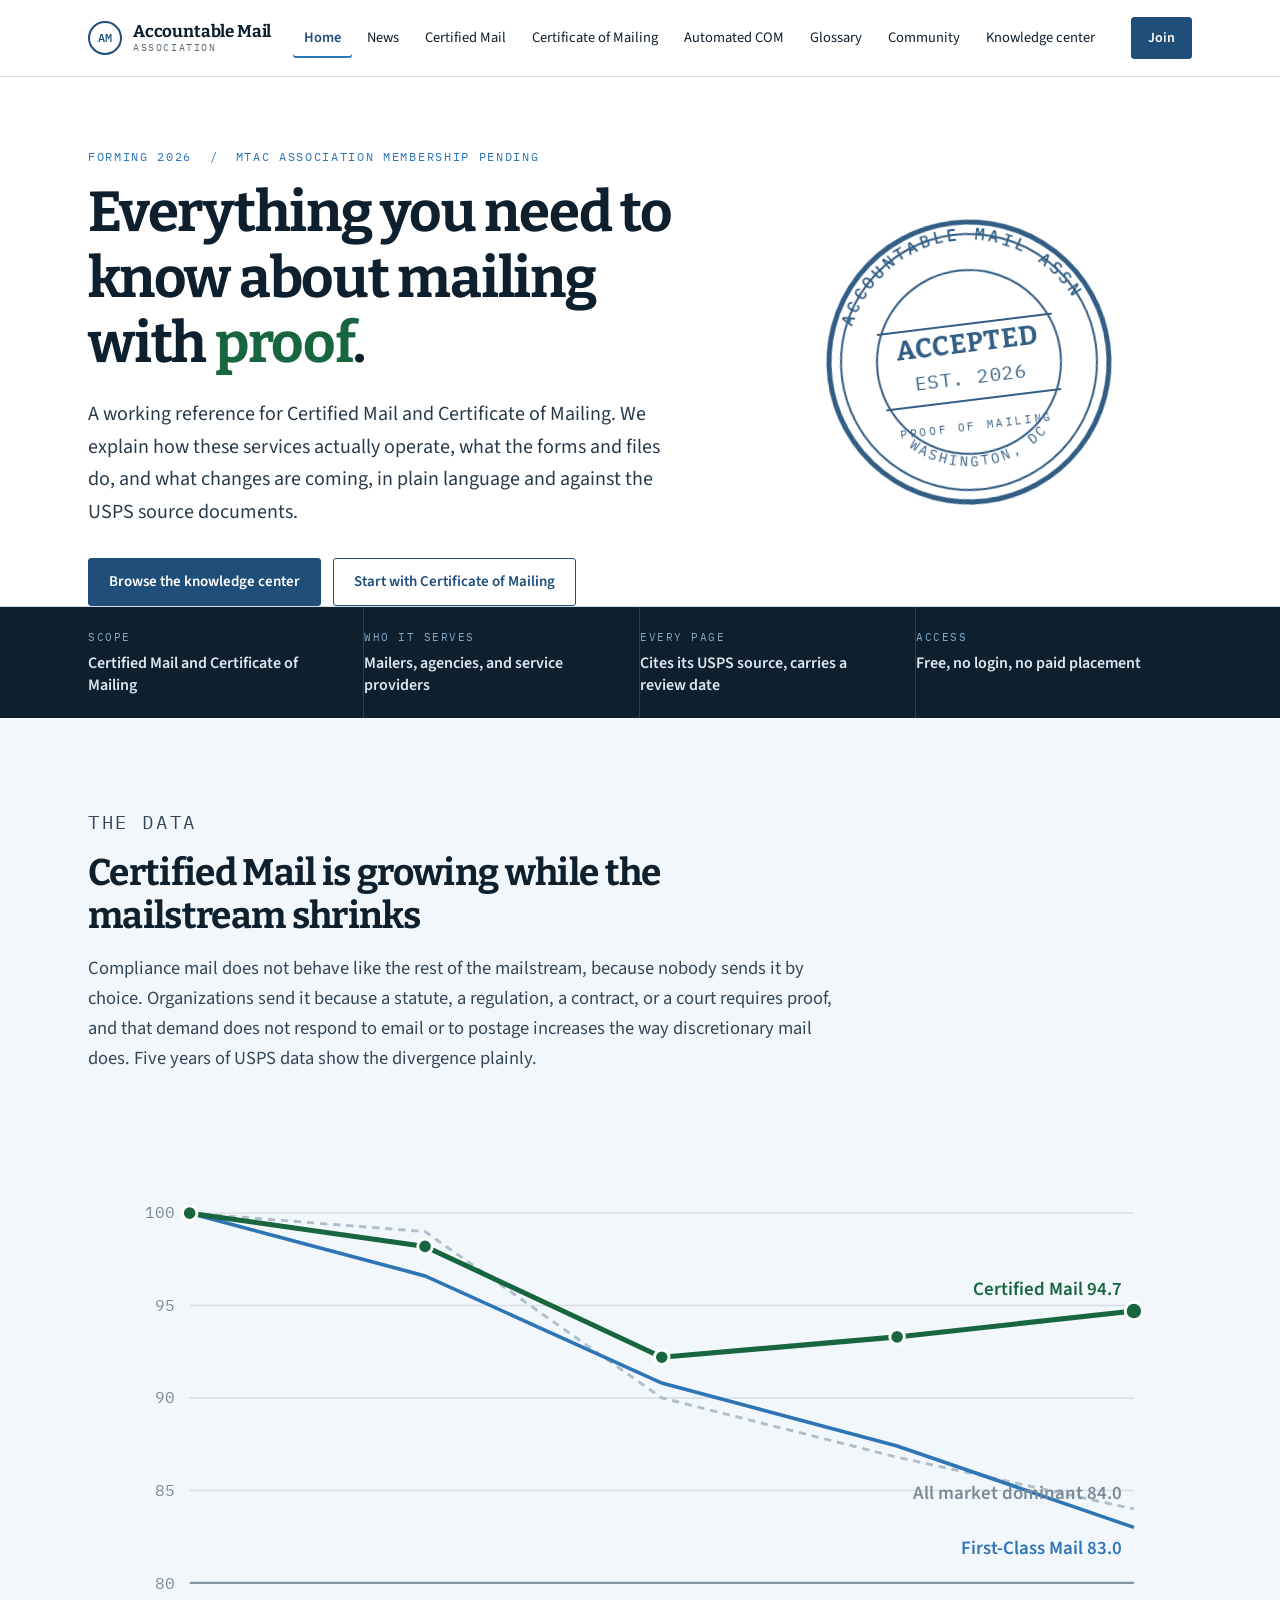
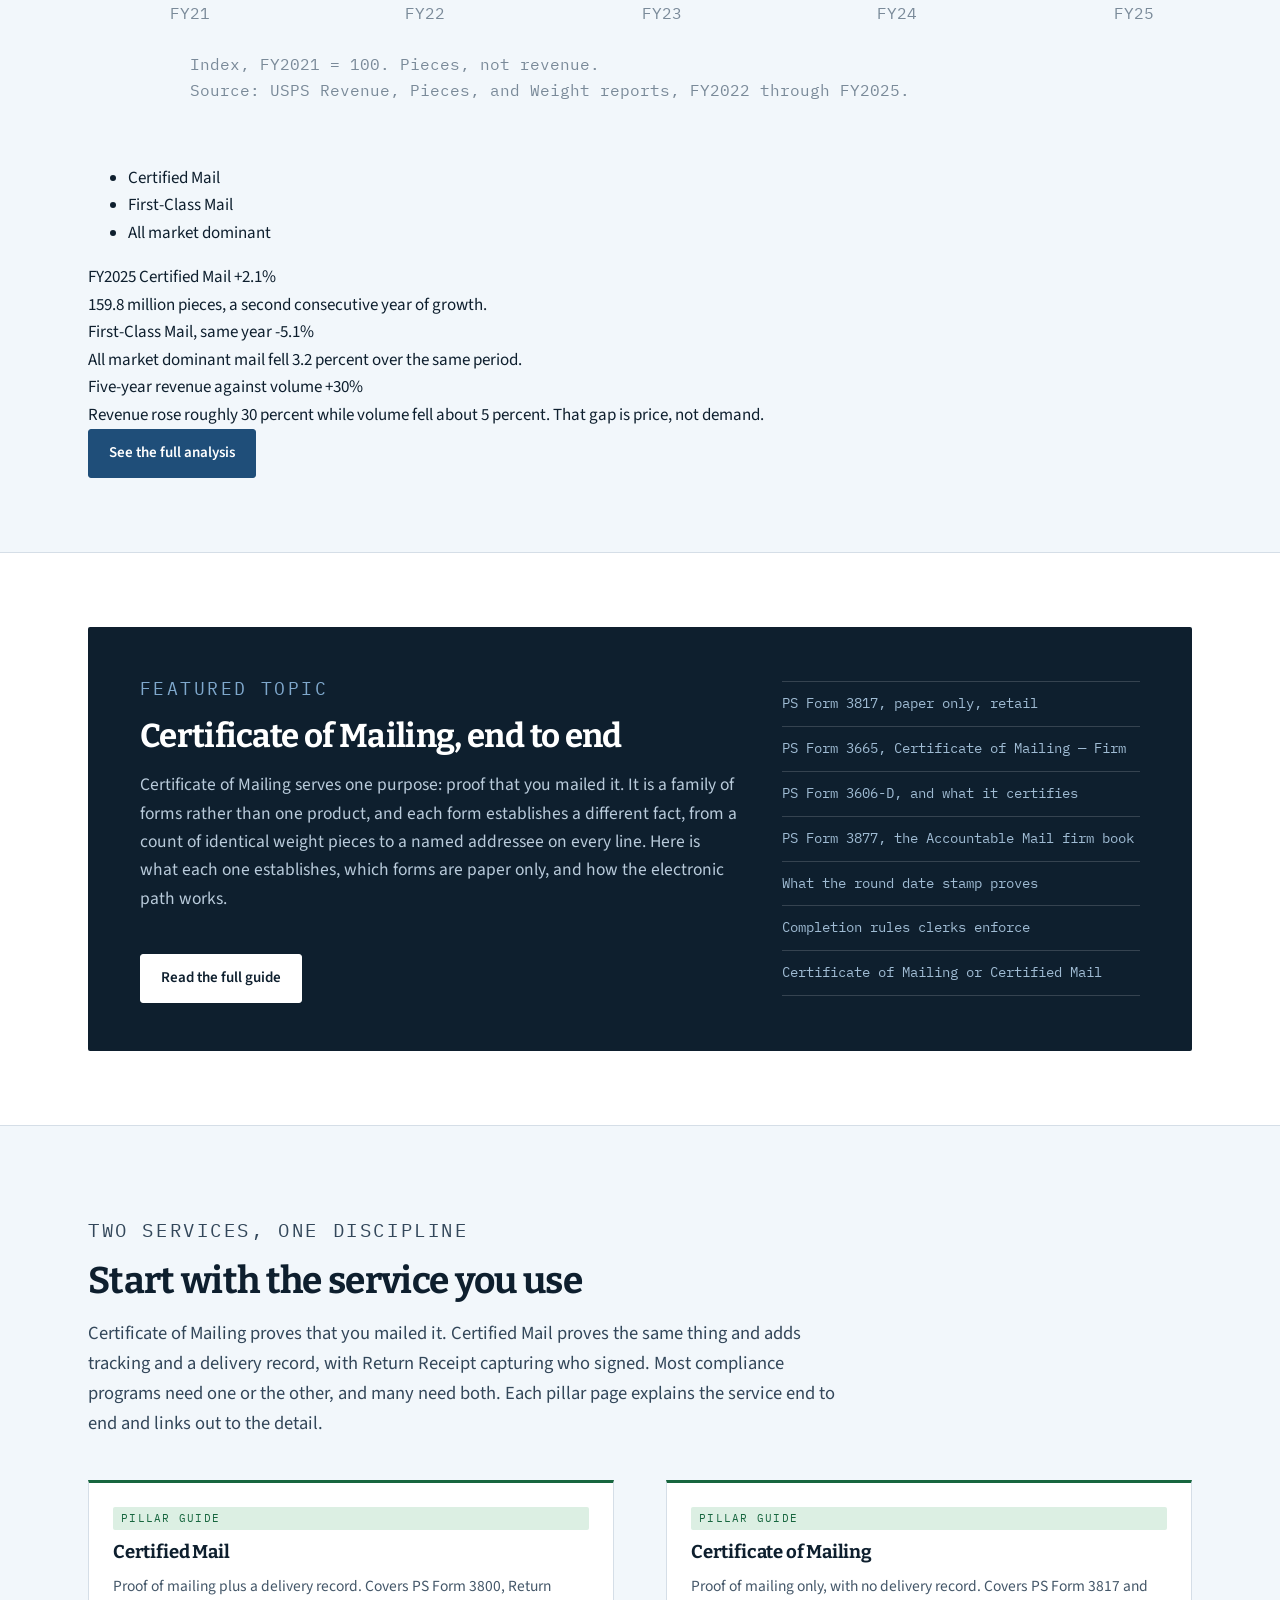
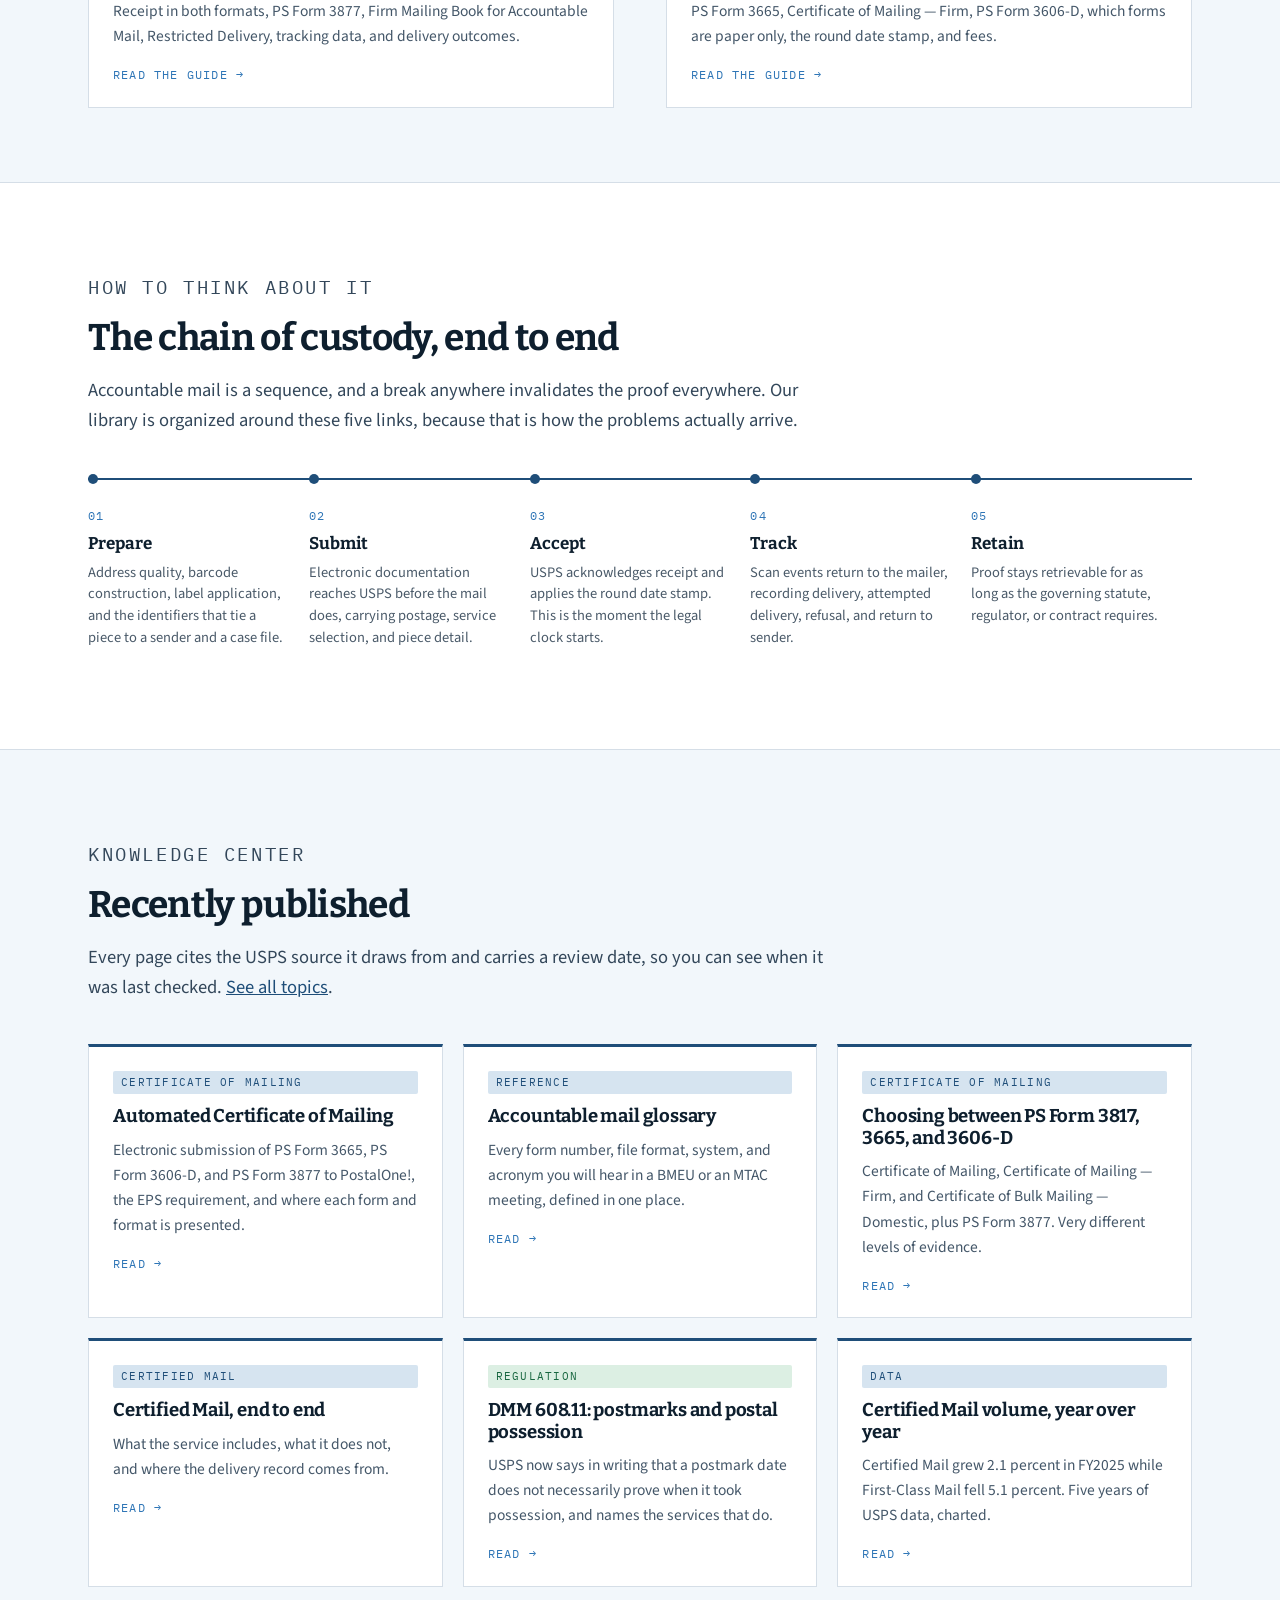
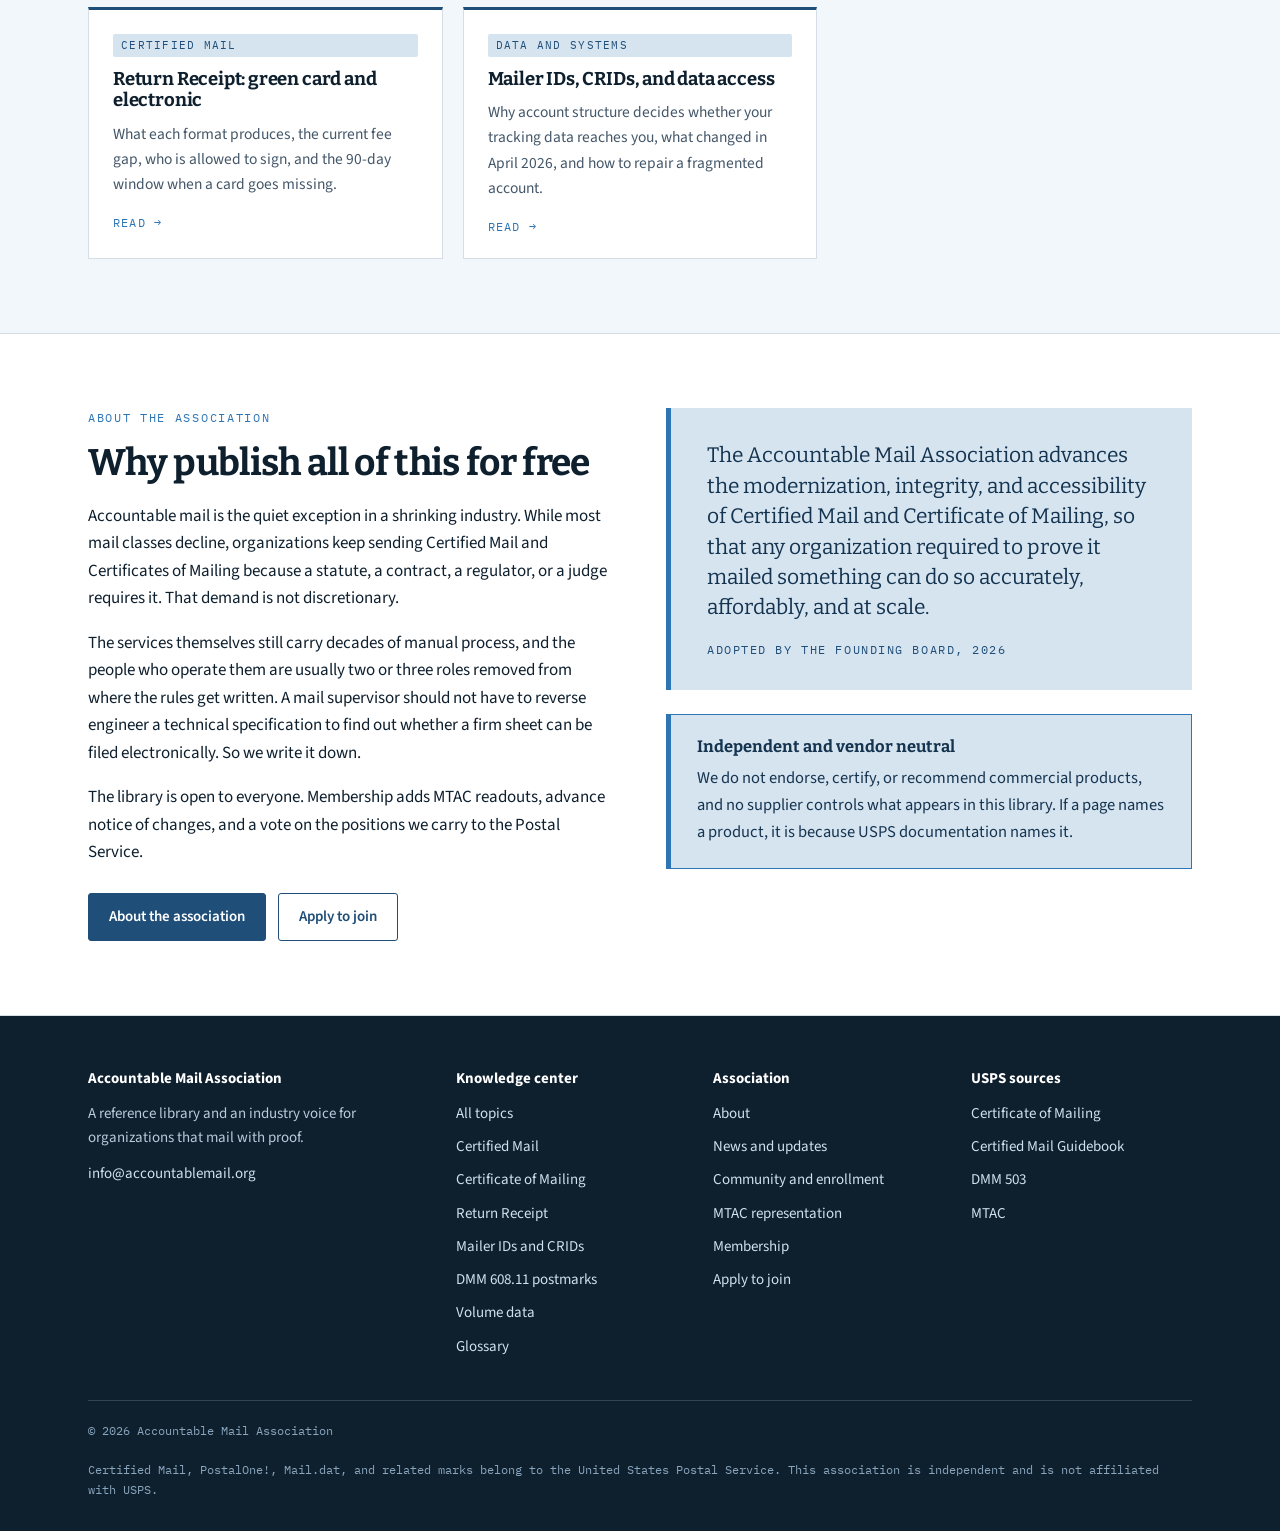
<file: index.html>
<!DOCTYPE html>
<html lang="en">
<head>
<meta charset="utf-8">
<meta name="viewport" content="width=device-width, initial-scale=1">
<title>Accountable Mail Association | Certified Mail and Certificate of Mailing</title>
<meta name="description" content="A working reference for Certified Mail and Certificate of Mailing. Plain explanations of the forms, proof of mailing, postmarks and DMM 608.11, tracking data, and retention, maintained against USPS source documentation.">
<link rel="canonical" href="https://accountablemail.org/">
<meta property="og:type" content="website">
<meta property="og:site_name" content="Accountable Mail Association">
<meta property="og:locale" content="en_US">
<meta property="og:url" content="https://accountablemail.org/">
<meta property="og:title" content="Accountable Mail Association | Certified Mail and Certificate of Mailing">
<meta property="og:description" content="A working reference for Certified Mail and Certificate of Mailing. Plain explanations of the forms, proof of mailing, postmarks and DMM 608.11, tracking data, and retention, maintained against USPS source documentation.">
<meta property="og:image" content="https://accountablemail.org/assets/share.png">
<meta property="og:image:width" content="1200">
<meta property="og:image:height" content="630">
<meta property="og:image:alt" content="Accountable Mail Association. Mailing with proof, explained against the USPS source.">
<meta name="twitter:card" content="summary_large_image">
<meta name="twitter:title" content="Accountable Mail Association | Certified Mail and Certificate of Mailing">
<meta name="twitter:description" content="A working reference for Certified Mail and Certificate of Mailing. Plain explanations of the forms, proof of mailing, postmarks and DMM 608.11, tracking data, and retention, maintained against USPS source documentation.">
<meta name="twitter:image" content="https://accountablemail.org/assets/share.png">
<link rel="preconnect" href="https://fonts.googleapis.com">
<link rel="preconnect" href="https://fonts.gstatic.com" crossorigin>
<link href="https://fonts.googleapis.com/css2?family=Bitter:wght@400;600;700&family=IBM+Plex+Mono:wght@400;500&family=Source+Sans+3:wght@400;600;700&display=swap" rel="stylesheet">
<link rel="stylesheet" href="assets/site.css">
</head>
<body>
<a class="skip" href="#main">Skip to content</a>

<header class="site">
  <div class="wrap bar">
    <a class="mark" href="index.html">
      <span class="glyph">AM</span>
      <span class="name">Accountable Mail<small>Association</small></span>
    </a>
    <nav class="main" aria-label="Primary">
      <a href="index.html" aria-current="page">Home</a>
      <a href="news.html">News</a>
      <a href="certified-mail.html">Certified Mail</a>
      <a href="certificate-of-mailing.html">Certificate of Mailing</a>
      <a href="automated-com.html">Automated COM</a>
      <a href="glossary.html">Glossary</a>
      <a href="community.html">Community</a>
      <a href="topics.html">Knowledge center</a>
      <a href="about.html">About</a>
    </nav>
    <a class="btn" href="about.html#join">Join</a>
  </div>
</header>

<main id="main">

  <!-- ================= HERO ================= -->
  <div class="hero">
    <div class="wrap hero-grid">
      <div>
        <p class="eyebrow">Forming 2026 &nbsp;/&nbsp; MTAC association membership pending</p>
        <h1>Everything you need to know about mailing with <em>proof</em>.</h1>
        <p class="lede">A working reference for Certified Mail and Certificate of Mailing. We
          explain how these services actually operate, what the forms and files do, and what
          changes are coming, in plain language and against the USPS source documents.</p>
        <div class="cta">
          <a class="btn" href="topics.html">Browse the knowledge center</a>
          <a class="btn ghost" href="certificate-of-mailing.html">Start with Certificate of Mailing</a>
        </div>
      </div>

      <div class="stamp-stage">
        <svg class="stamp" viewBox="0 0 320 320" role="img"
             aria-label="Round-date stamp reading Accountable Mail Association, Washington DC">
          <defs>
            <path id="arcTop" d="M 160,160 m -122,0 a 122,122 0 1,1 244,0" fill="none"/>
            <path id="arcBot" d="M 160,160 m -104,0 a 104,104 0 1,0 208,0" fill="none"/>
          </defs>
          <circle cx="160" cy="160" r="140" fill="none" stroke="currentColor" stroke-width="5"/>
          <circle cx="160" cy="160" r="128" fill="none" stroke="currentColor" stroke-width="2"/>
          <circle cx="160" cy="160" r="92" fill="none" stroke="currentColor" stroke-width="2"/>
          <text font-family="IBM Plex Mono, monospace" font-size="17" letter-spacing="3.4"
                fill="currentColor" font-weight="500">
            <textPath href="#arcTop" startOffset="50%" text-anchor="middle">ACCOUNTABLE MAIL ASSN</textPath>
          </text>
          <text font-family="IBM Plex Mono, monospace" font-size="14" letter-spacing="3" fill="currentColor">
            <textPath href="#arcBot" startOffset="50%" text-anchor="middle">WASHINGTON, DC</textPath>
          </text>
          <line x1="72" y1="122" x2="248" y2="122" stroke="currentColor" stroke-width="2"/>
          <line x1="72" y1="198" x2="248" y2="198" stroke="currentColor" stroke-width="2"/>
          <text x="160" y="150" text-anchor="middle" font-family="Bitter, serif"
                font-size="27" font-weight="700" fill="currentColor" letter-spacing="1">ACCEPTED</text>
          <text x="160" y="182" text-anchor="middle" font-family="IBM Plex Mono, monospace"
                font-size="19" fill="currentColor" letter-spacing="1.5">EST. 2026</text>
          <text x="160" y="228" text-anchor="middle" font-family="IBM Plex Mono, monospace"
                font-size="11" letter-spacing="2.6" fill="currentColor">PROOF OF MAILING</text>
        </svg>
      </div>
    </div>
  </div>

  <!-- ================= STRIP ================= -->
  <div class="strip">
    <dl class="wrap">
      <div class="cell"><dt>Scope</dt><dd>Certified Mail and Certificate of Mailing</dd></div>
      <div class="cell"><dt>Who it serves</dt><dd>Mailers, agencies, and service providers</dd></div>
      <div class="cell"><dt>Every page</dt><dd>Cites its USPS source, carries a review date</dd></div>
      <div class="cell"><dt>Access</dt><dd>Free, no login, no paid placement</dd></div>
    </dl>
  </div>

  <!-- ================= GROWTH ================= -->
  <section class="tint">
    <div class="wrap">
      <div class="head">
        <p class="eyebrow">The data</p>
        <h2>Certified Mail is growing while the mailstream shrinks</h2>
        <p>Compliance mail does not behave like the rest of the mailstream, because nobody sends it
          by choice. Organizations send it because a statute, a regulation, a contract, or a court
          requires proof, and that demand does not respond to email or to postage increases the way
          discretionary mail does. Five years of USPS data show the divergence plainly.</p>
      </div>

      <div class="growth">
        <div class="growth-chart">
          <svg viewBox="0 0 760 420" role="img" style="width:100%;height:auto;margin:2px 0 10px"
               aria-label="Line chart indexed to fiscal year 2021 showing Certified Mail volume recovering to 94.7 in fiscal 2025 while First-Class Mail fell to 83.0 and total market dominant mail fell to 84.0">
            <style>
              .ax{stroke:#D5DEE7;stroke-width:1}
              .axb{stroke:#8496A6;stroke-width:1.5}
              .gl{font-family:'IBM Plex Mono',monospace;font-size:11px;fill:#7A8A99}
              .sl{font-family:'Source Sans 3',Arial,sans-serif;font-size:13px;font-weight:600}
              .dot{stroke:#fff;stroke-width:2}
            </style>
            <line class="ax" x1="70" y1="65.5" x2="720" y2="65.5"/>
            <line class="ax" x1="70" y1="129.1" x2="720" y2="129.1"/>
            <line class="ax" x1="70" y1="192.7" x2="720" y2="192.7"/>
            <line class="ax" x1="70" y1="256.4" x2="720" y2="256.4"/>
            <line class="axb" x1="70" y1="320" x2="720" y2="320"/>
            <text class="gl" x="60" y="69" text-anchor="end">100</text>
            <text class="gl" x="60" y="133" text-anchor="end">95</text>
            <text class="gl" x="60" y="196" text-anchor="end">90</text>
            <text class="gl" x="60" y="260" text-anchor="end">85</text>
            <text class="gl" x="60" y="324" text-anchor="end">80</text>
            <text class="gl" x="70" y="345" text-anchor="middle">FY21</text>
            <text class="gl" x="232" y="345" text-anchor="middle">FY22</text>
            <text class="gl" x="395" y="345" text-anchor="middle">FY23</text>
            <text class="gl" x="557" y="345" text-anchor="middle">FY24</text>
            <text class="gl" x="720" y="345" text-anchor="middle">FY25</text>

            <polyline fill="none" stroke="#B0BFCC" stroke-width="2" stroke-dasharray="5 4"
              points="70,65.5 232,78.2 395,192.7 557,233.5 720,269.1"/>
            <polyline fill="none" stroke="#2E75B6" stroke-width="2.5"
              points="70,65.5 232,108.7 395,182.5 557,225.8 720,281.8"/>
            <polyline fill="none" stroke="#17663F" stroke-width="3.5"
              points="70,65.5 232,88.4 395,164.7 557,150.7 720,132.9"/>

            <circle class="dot" cx="70" cy="65.5" r="5" fill="#17663F"/>
            <circle class="dot" cx="232" cy="88.4" r="5" fill="#17663F"/>
            <circle class="dot" cx="395" cy="164.7" r="5" fill="#17663F"/>
            <circle class="dot" cx="557" cy="150.7" r="5" fill="#17663F"/>
            <circle class="dot" cx="720" cy="132.9" r="6" fill="#17663F"/>

            <text class="sl" x="712" y="122" text-anchor="end" fill="#17663F">Certified Mail 94.7</text>
            <text class="sl" x="712" y="262" text-anchor="end" fill="#7A8A99">All market dominant 84.0</text>
            <text class="sl" x="712" y="300" text-anchor="end" fill="#2E75B6">First-Class Mail 83.0</text>

            <text class="gl" x="70" y="380">Index, FY2021 = 100. Pieces, not revenue.</text>
            <text class="gl" x="70" y="398">Source: USPS Revenue, Pieces, and Weight reports, FY2022 through FY2025.</text>
          </svg>
          <ul class="legend">
            <li><i style="background:#17663F"></i>Certified Mail</li>
            <li><i style="background:#2E75B6"></i>First-Class Mail</li>
            <li><i style="background:#B0BFCC"></i>All market dominant</li>
          </ul>
        </div>

        <div class="growth-side">
          <div class="kpi">
            <span class="l">FY2025 Certified Mail</span>
            <span class="n up">+2.1%</span>
            <p class="d">159.8 million pieces, a second consecutive year of growth.</p>
          </div>
          <div class="kpi">
            <span class="l">First-Class Mail, same year</span>
            <span class="n down">-5.1%</span>
            <p class="d">All market dominant mail fell 3.2 percent over the same period.</p>
          </div>
          <div class="kpi">
            <span class="l">Five-year revenue against volume</span>
            <span class="n up">+30%</span>
            <p class="d">Revenue rose roughly 30 percent while volume fell about 5 percent. That gap
              is price, not demand.</p>
          </div>
          <p style="margin:0"><a class="btn" href="certified-mail-volume.html">See the full analysis</a></p>
        </div>
      </div>
    </div>
  </section>

  <!-- ================= FEATURED: AUTOMATED COM ================= -->
  <section>
    <div class="wrap">
      <div class="featured">
        <div>
          <p class="eyebrow" style="color:#7FA8CC">Featured topic</p>
          <h3>Certificate of Mailing, end to end</h3>
          <p>Certificate of Mailing serves one purpose: proof that you mailed it. It is a family of
            forms rather than one product, and each form establishes a different fact, from a count of
            identical weight pieces to a named addressee on every line. Here is what each one
            establishes, which forms are paper only, and how the electronic path works.</p>
          <a class="btn" href="certificate-of-mailing.html">Read the full guide</a>
        </div>
        <ul>
          <li>PS Form 3817, paper only, retail</li>
          <li>PS Form 3665, Certificate of Mailing &mdash; Firm</li>
          <li>PS Form 3606-D, and what it certifies</li>
          <li>PS Form 3877, the Accountable Mail firm book</li>
          <li>What the round date stamp proves</li>
          <li>Completion rules clerks enforce</li>
          <li>Certificate of Mailing or Certified Mail</li>
        </ul>
      </div>
    </div>
  </section>

  <!-- ================= TWO PILLARS ================= -->
  <section class="tint">
    <div class="wrap">
      <div class="head">
        <p class="eyebrow">Two services, one discipline</p>
        <h2>Start with the service you use</h2>
        <p>Certificate of Mailing proves that you mailed it. Certified Mail proves the same thing and
          adds tracking and a delivery record, with Return Receipt capturing who signed. Most
          compliance programs need one or the other, and many need both. Each pillar page explains
          the service end to end and links out to the detail.</p>
      </div>

      <div class="two">
        <a class="topic" href="certified-mail.html" style="border-top-color:var(--green)">
          <span class="pill new">Pillar guide</span>
          <h3>Certified Mail</h3>
          <p>Proof of mailing plus a delivery record. Covers PS Form 3800, Return Receipt in both
            formats, PS Form 3877, Firm Mailing Book for Accountable Mail, Restricted Delivery,
            tracking data, and delivery outcomes.</p>
          <span class="go">Read the guide &rarr;</span>
        </a>
        <a class="topic" href="certificate-of-mailing.html" style="border-top-color:var(--green)">
          <span class="pill new">Pillar guide</span>
          <h3>Certificate of Mailing</h3>
          <p>Proof of mailing only, with no delivery record. Covers PS Form 3817 and PS Form 3665,
            Certificate of Mailing &mdash; Firm, PS Form 3606-D, which forms are paper only, the
            round date stamp, and fees.</p>
          <span class="go">Read the guide &rarr;</span>
        </a>
      </div>
    </div>
  </section>

  <!-- ================= CHAIN ================= -->
  <section>
    <div class="wrap">
      <div class="head">
        <p class="eyebrow">How to think about it</p>
        <h2>The chain of custody, end to end</h2>
        <p>Accountable mail is a sequence, and a break anywhere invalidates the proof everywhere.
          Our library is organized around these five links, because that is how the problems
          actually arrive.</p>
      </div>
      <div class="chain">
        <div class="link"><span class="n">01</span><h4>Prepare</h4>
          <p>Address quality, barcode construction, label application, and the identifiers that tie
            a piece to a sender and a case file.</p></div>
        <div class="link"><span class="n">02</span><h4>Submit</h4>
          <p>Electronic documentation reaches USPS before the mail does, carrying postage, service
            selection, and piece detail.</p></div>
        <div class="link"><span class="n">03</span><h4>Accept</h4>
          <p>USPS acknowledges receipt and applies the round date stamp. This is the moment the
            legal clock starts.</p></div>
        <div class="link"><span class="n">04</span><h4>Track</h4>
          <p>Scan events return to the mailer, recording delivery, attempted delivery, refusal, and
            return to sender.</p></div>
        <div class="link"><span class="n">05</span><h4>Retain</h4>
          <p>Proof stays retrievable for as long as the governing statute, regulator, or contract
            requires.</p></div>
      </div>
    </div>
  </section>

  <!-- ================= RECENT ADDITIONS ================= -->
  <section class="tint">
    <div class="wrap">
      <div class="head">
        <p class="eyebrow">Knowledge center</p>
        <h2>Recently published</h2>
        <p>Every page cites the USPS source it draws from and carries a review date, so you can see
          when it was last checked. <a href="topics.html">See all topics</a>.</p>
      </div>

      <div class="topic-grid">
        <a class="topic" href="automated-com.html">
          <span class="pill live">Certificate of Mailing</span>
          <h3>Automated Certificate of Mailing</h3>
          <p>Electronic submission of PS Form 3665, PS Form 3606-D, and PS Form 3877 to PostalOne!,
            the EPS requirement, and where each form and format is presented.</p>
          <span class="go">Read &rarr;</span>
        </a>
        <a class="topic" href="glossary.html">
          <span class="pill live">Reference</span>
          <h3>Accountable mail glossary</h3>
          <p>Every form number, file format, system, and acronym you will hear in a BMEU or an MTAC
            meeting, defined in one place.</p>
          <span class="go">Read &rarr;</span>
        </a>
        <a class="topic" href="certificate-of-mailing.html">
          <span class="pill live">Certificate of Mailing</span>
          <h3>Choosing between PS Form 3817, 3665, and 3606-D</h3>
          <p>Certificate of Mailing, Certificate of Mailing &mdash; Firm, and Certificate of Bulk
            Mailing &mdash; Domestic, plus PS Form 3877. Very different levels of evidence.</p>
          <span class="go">Read &rarr;</span>
        </a>
        <a class="topic" href="certified-mail.html">
          <span class="pill live">Certified Mail</span>
          <h3>Certified Mail, end to end</h3>
          <p>What the service includes, what it does not, and where the delivery record comes from.</p>
          <span class="go">Read &rarr;</span>
        </a>
        <a class="topic" href="postmarks.html">
          <span class="pill new">Regulation</span>
          <h3>DMM 608.11: postmarks and postal possession</h3>
          <p>USPS now says in writing that a postmark date does not necessarily prove when it took
            possession, and names the services that do.</p>
          <span class="go">Read &rarr;</span>
        </a>
        <a class="topic" href="certified-mail-volume.html">
          <span class="pill live">Data</span>
          <h3>Certified Mail volume, year over year</h3>
          <p>Certified Mail grew 2.1 percent in FY2025 while First-Class Mail fell 5.1 percent. Five
            years of USPS data, charted.</p>
          <span class="go">Read &rarr;</span>
        </a>
        <a class="topic" href="return-receipt.html">
          <span class="pill live">Certified Mail</span>
          <h3>Return Receipt: green card and electronic</h3>
          <p>What each format produces, the current fee gap, who is allowed to sign, and the 90-day
            window when a card goes missing.</p>
          <span class="go">Read &rarr;</span>
        </a>
        <a class="topic" href="mailer-id-crid.html">
          <span class="pill live">Data and systems</span>
          <h3>Mailer IDs, CRIDs, and data access</h3>
          <p>Why account structure decides whether your tracking data reaches you, what changed in
            April 2026, and how to repair a fragmented account.</p>
          <span class="go">Read &rarr;</span>
        </a>
      </div>
    </div>
  </section>

  <!-- ================= ABOUT TEASER ================= -->
  <section>
    <div class="wrap two">
      <div>
        <p class="eyebrow">About the association</p>
        <h2 style="font-size:clamp(26px,3vw,37px); letter-spacing:-.018em">Why publish all of this
          for free</h2>
        <p style="margin-top:18px">Accountable mail is the quiet exception in a shrinking industry.
          While most mail classes decline, organizations keep sending Certified Mail and
          Certificates of Mailing because a statute, a contract, a regulator, or a judge requires
          it. That demand is not discretionary.</p>
        <p>The services themselves still carry decades of manual process, and the people who
          operate them are usually two or three roles removed from where the rules get written. A
          mail supervisor should not have to reverse engineer a technical specification to find out
          whether a firm sheet can be filed electronically. So we write it down.</p>
        <p>The library is open to everyone. Membership adds MTAC readouts, advance notice of
          changes, and a vote on the positions we carry to the Postal Service.</p>
        <div style="margin-top:26px; display:flex; gap:12px; flex-wrap:wrap">
          <a class="btn" href="about.html">About the association</a>
          <a class="btn ghost" href="about.html#join">Apply to join</a>
        </div>
      </div>
      <div>
        <div class="mission">
          The Accountable Mail Association advances the modernization, integrity, and
          accessibility of Certified Mail and Certificate of Mailing, so that any organization
          required to prove it mailed something can do so accurately, affordably, and at scale.
          <span class="sig">Adopted by the founding board, 2026</span>
        </div>
        <div class="callout" style="margin-top:24px">
          <h4>Independent and vendor neutral</h4>
          <p>We do not endorse, certify, or recommend commercial products, and no supplier controls
            what appears in this library. If a page names a product, it is because USPS
            documentation names it.</p>
        </div>
      </div>
    </div>
  </section>

</main>

<footer class="site">
  <div class="wrap">
    <div class="fgrid">
      <div>
        <h4>Accountable Mail Association</h4>
        <p style="margin:0 0 12px">A reference library and an industry voice for organizations that
          mail with proof.</p>
        <p style="margin:0"><a href="mailto:info@accountablemail.org">info@accountablemail.org</a></p>
      </div>
      <div>
        <h4>Knowledge center</h4>
        <ul>
          <li><a href="topics.html">All topics</a></li>
          <li><a href="certified-mail.html">Certified Mail</a></li>
          <li><a href="certificate-of-mailing.html">Certificate of Mailing</a></li>
          <li><a href="return-receipt.html">Return Receipt</a></li>
          <li><a href="mailer-id-crid.html">Mailer IDs and CRIDs</a></li>
          <li><a href="postmarks.html">DMM 608.11 postmarks</a></li>
          <li><a href="certified-mail-volume.html">Volume data</a></li>
          <li><a href="glossary.html">Glossary</a></li>
        </ul>
      </div>
      <div>
        <h4>Association</h4>
        <ul>
          <li><a href="about.html">About</a></li>
          <li><a href="news.html">News and updates</a></li>
          <li><a href="community.html">Community and enrollment</a></li>
          <li><a href="about.html#mtac">MTAC representation</a></li>
          <li><a href="about.html#membership">Membership</a></li>
          <li><a href="about.html#join">Apply to join</a></li>
        </ul>
      </div>
      <div>
        <h4>USPS sources</h4>
        <ul>
          <li><a href="https://postalpro.usps.com/com" target="_blank" rel="noopener">Certificate of Mailing</a></li>
          <li><a href="https://postalpro.usps.com/certified-mail-guidebook" target="_blank" rel="noopener">Certified Mail Guidebook</a></li>
          <li><a href="https://pe.usps.com/text/dmm300/503.htm" target="_blank" rel="noopener">DMM 503</a></li>
          <li><a href="https://postalpro.usps.com/mtac" target="_blank" rel="noopener">MTAC</a></li>
        </ul>
      </div>
    </div>
    <div class="legal">
      <span>&copy; 2026 Accountable Mail Association</span>
      <span>Certified Mail, PostalOne!, Mail.dat, and related marks belong to the United States Postal Service. This association is independent and is not affiliated with USPS.</span>
    </div>
  </div>
</footer>

</body>
</html>
</file>
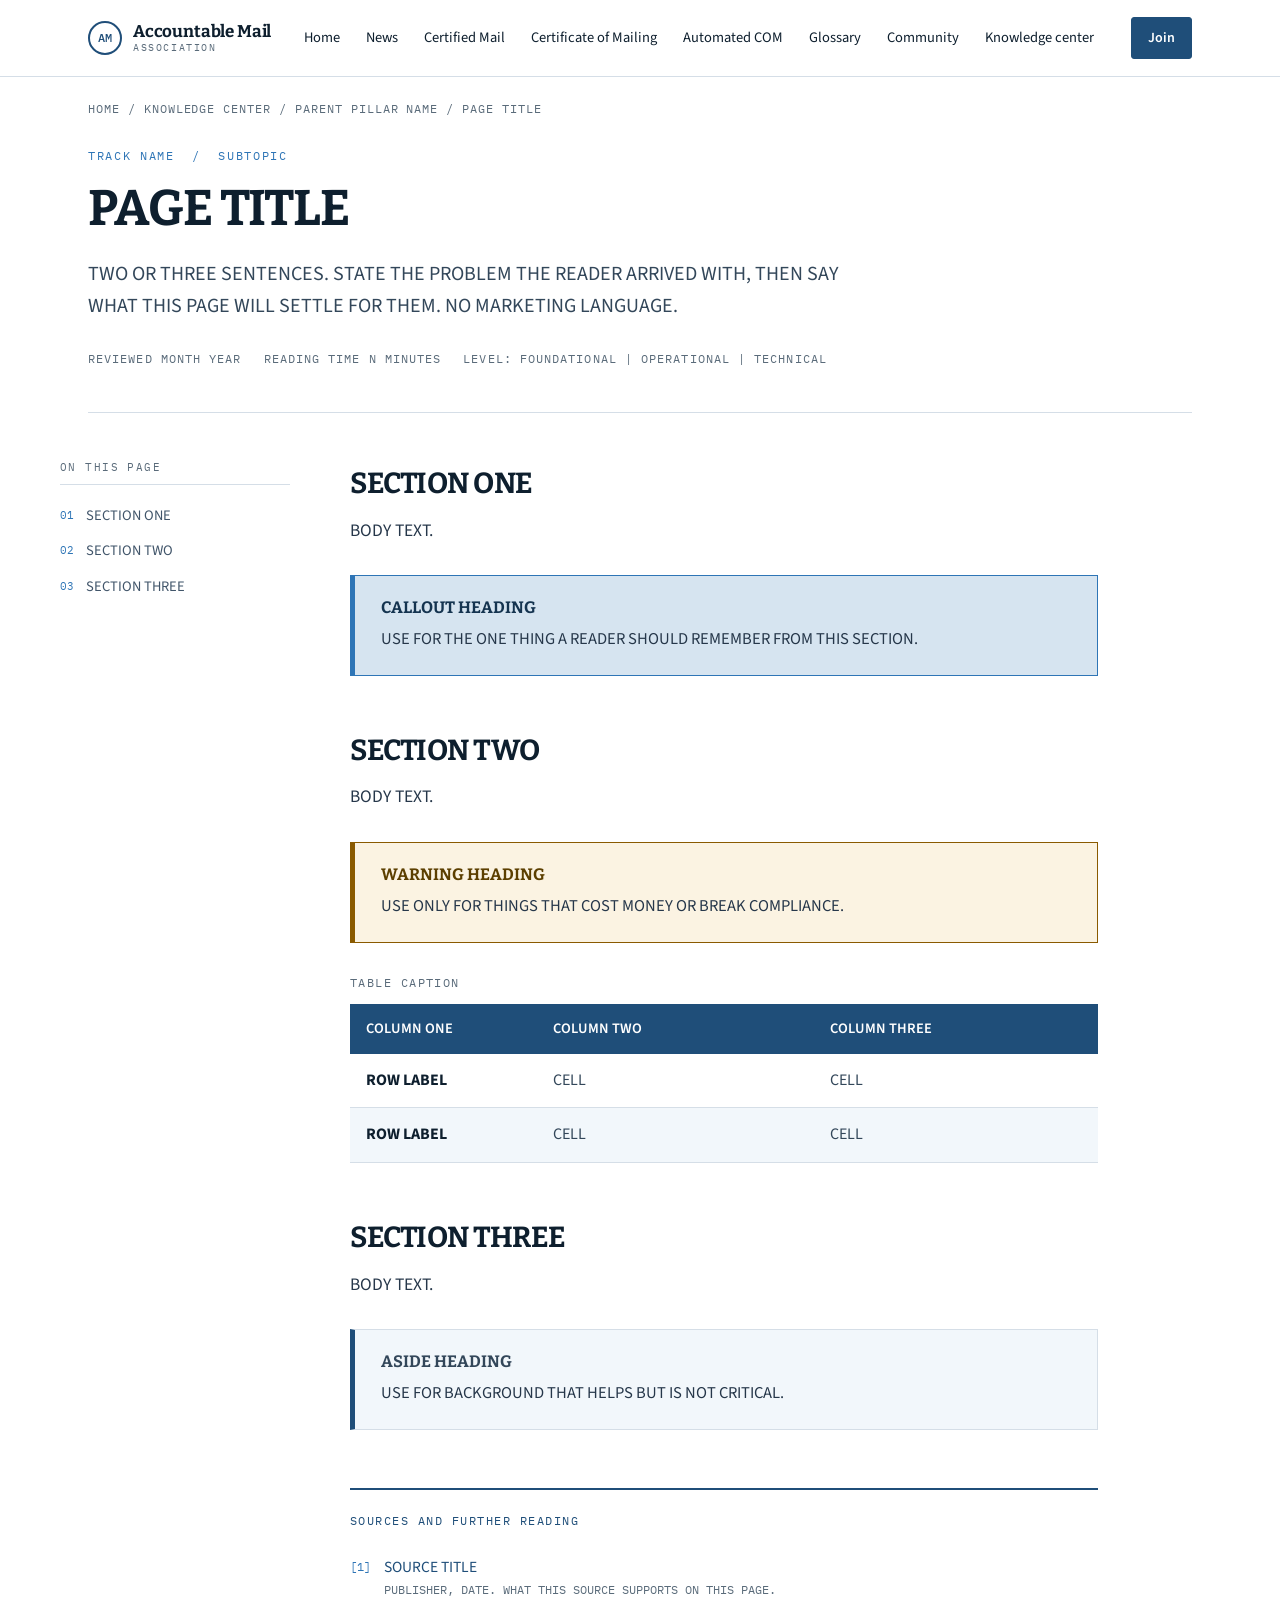
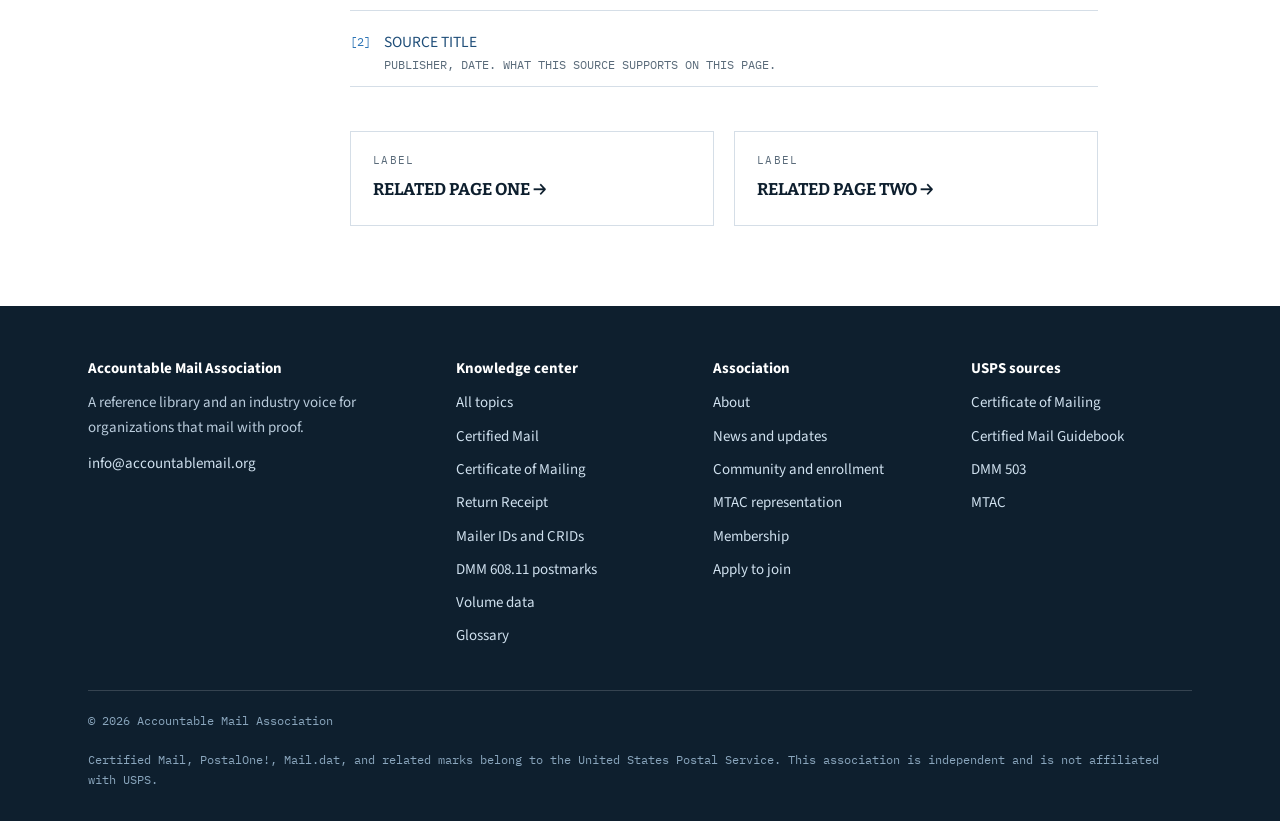
<file: _template-topic.html>
<!DOCTYPE html>
<!--
  ============================================================================
  TOPIC PAGE TEMPLATE
  Accountable Mail Association

  To add a new topic page:
   1. Copy this file and rename it, using lowercase words separated by hyphens
      (for example: return-receipt.html). The filename becomes the URL.
   2. Replace every ALL-CAPS placeholder below.
   3. Add a matching card to topics.html, and change its class from
      "topic soon" to "topic" with an href once the page is live.
   4. Keep the sources block. Every page cites the USPS document it draws from.
      That is the thing that makes this library worth trusting.

  House style, please follow:
   - No em dashes. Use commas for asides, semicolons for transitional breaks,
     colons for labels.
   - Oxford commas always.
   - "such as" rather than "like".
   - Active voice.
   - Hyphenate compound adjectives.
   - "The State of [X]" when naming a state government.
   - Do not name commercial products unless USPS documentation names them.
  ============================================================================
-->
<html lang="en">
<head>
<meta charset="utf-8">
<meta name="viewport" content="width=device-width, initial-scale=1">
<title>PAGE TITLE | Accountable Mail Association</title>
<meta name="description" content="ONE SENTENCE DESCRIPTION, ABOUT 150 CHARACTERS, WRITTEN FOR SOMEONE SEARCHING FOR THIS TOPIC.">
<link rel="canonical" href="https://accountablemail.org/PAGE-FILENAME.html">
<meta property="og:type" content="article">
<meta property="og:site_name" content="Accountable Mail Association">
<meta property="og:locale" content="en_US">
<meta property="og:url" content="https://accountablemail.org/PAGE-FILENAME.html">
<meta property="og:title" content="PAGE TITLE | Accountable Mail Association">
<meta property="og:description" content="ONE SENTENCE DESCRIPTION, ABOUT 150 CHARACTERS, WRITTEN FOR SOMEONE SEARCHING FOR THIS TOPIC.">
<meta property="og:image" content="https://accountablemail.org/assets/share.png">
<meta property="og:image:width" content="1200">
<meta property="og:image:height" content="630">
<meta property="og:image:alt" content="Accountable Mail Association. Mailing with proof, explained against the USPS source.">
<meta name="twitter:card" content="summary_large_image">
<meta name="twitter:title" content="PAGE TITLE | Accountable Mail Association">
<meta name="twitter:description" content="ONE SENTENCE DESCRIPTION, ABOUT 150 CHARACTERS, WRITTEN FOR SOMEONE SEARCHING FOR THIS TOPIC.">
<meta name="twitter:image" content="https://accountablemail.org/assets/share.png">
<link rel="preconnect" href="https://fonts.googleapis.com">
<link rel="preconnect" href="https://fonts.gstatic.com" crossorigin>
<link href="https://fonts.googleapis.com/css2?family=Bitter:wght@400;600;700&family=IBM+Plex+Mono:wght@400;500&family=Source+Sans+3:wght@400;600;700&display=swap" rel="stylesheet">
<link rel="stylesheet" href="assets/site.css">
</head>
<body>
<a class="skip" href="#main">Skip to content</a>

<header class="site">
  <div class="wrap bar">
    <a class="mark" href="index.html">
      <span class="glyph">AM</span>
      <span class="name">Accountable Mail<small>Association</small></span>
    </a>
    <nav class="main" aria-label="Primary">
      <a href="index.html">Home</a>
      <a href="news.html">News</a>
      <a href="certified-mail.html">Certified Mail</a>
      <a href="certificate-of-mailing.html">Certificate of Mailing</a>
      <a href="automated-com.html">Automated COM</a>
      <a href="glossary.html">Glossary</a>
      <a href="community.html">Community</a>
      <a href="topics.html">Knowledge center</a>
      <a href="about.html">About</a>
    </nav>
    <a class="btn" href="about.html#join">Join</a>
  </div>
</header>

<main id="main">
  <div class="wrap">
    <p class="crumb"><a href="index.html">Home</a> / <a href="topics.html">Knowledge center</a> /
      <a href="PARENT-PILLAR.html">PARENT PILLAR NAME</a> / PAGE TITLE</p>

    <div class="article-head">
      <p class="eyebrow">TRACK NAME &nbsp;/&nbsp; SUBTOPIC</p>
      <h1>PAGE TITLE</h1>
      <p class="lede">TWO OR THREE SENTENCES. STATE THE PROBLEM THE READER ARRIVED WITH, THEN SAY
        WHAT THIS PAGE WILL SETTLE FOR THEM. NO MARKETING LANGUAGE.</p>
      <div class="byline">
        <span>Reviewed MONTH YEAR</span>
        <span>Reading time N minutes</span>
        <span>Level: foundational | operational | technical</span>
      </div>
    </div>
  </div>

  <div class="wrap article-layout">
    <aside class="toc">
      <h4>On this page</h4>
      <ol>
        <li><a href="#section-1">SECTION ONE</a></li>
        <li><a href="#section-2">SECTION TWO</a></li>
        <li><a href="#section-3">SECTION THREE</a></li>
      </ol>
    </aside>

    <article class="prose">

      <h2 id="section-1">SECTION ONE</h2>
      <p>BODY TEXT.</p>

      <!-- Standard callout -->
      <div class="callout">
        <h4>CALLOUT HEADING</h4>
        <p>USE FOR THE ONE THING A READER SHOULD REMEMBER FROM THIS SECTION.</p>
      </div>

      <h2 id="section-2">SECTION TWO</h2>
      <p>BODY TEXT.</p>

      <!-- Warning callout, for costly mistakes -->
      <div class="callout warn">
        <h4>WARNING HEADING</h4>
        <p>USE ONLY FOR THINGS THAT COST MONEY OR BREAK COMPLIANCE.</p>
      </div>

      <!-- Table pattern -->
      <table>
        <caption>TABLE CAPTION</caption>
        <thead>
          <tr>
            <th scope="col" style="width:25%">COLUMN ONE</th>
            <th scope="col" style="width:37%">COLUMN TWO</th>
            <th scope="col" style="width:38%">COLUMN THREE</th>
          </tr>
        </thead>
        <tbody>
          <tr><td><strong>ROW LABEL</strong></td><td>CELL</td><td>CELL</td></tr>
          <tr><td><strong>ROW LABEL</strong></td><td>CELL</td><td>CELL</td></tr>
        </tbody>
      </table>

      <h2 id="section-3">SECTION THREE</h2>
      <p>BODY TEXT.</p>

      <!-- Quiet callout, for context and asides -->
      <div class="callout plain">
        <h4>ASIDE HEADING</h4>
        <p>USE FOR BACKGROUND THAT HELPS BUT IS NOT CRITICAL.</p>
      </div>

      <!-- REQUIRED: every page cites its sources -->
      <div class="sources">
        <h4>Sources and further reading</h4>
        <ol>
          <li><a href="SOURCE-URL" target="_blank" rel="noopener">SOURCE TITLE</a>
            <span>PUBLISHER, DATE. WHAT THIS SOURCE SUPPORTS ON THIS PAGE.</span></li>
          <li><a href="SOURCE-URL" target="_blank" rel="noopener">SOURCE TITLE</a>
            <span>PUBLISHER, DATE. WHAT THIS SOURCE SUPPORTS ON THIS PAGE.</span></li>
        </ol>
      </div>

      <div class="next-up">
        <a href="RELATED-PAGE-1.html"><span>LABEL</span><strong>RELATED PAGE ONE &rarr;</strong></a>
        <a href="RELATED-PAGE-2.html"><span>LABEL</span><strong>RELATED PAGE TWO &rarr;</strong></a>
      </div>

    </article>
  </div>
</main>

<footer class="site">
  <div class="wrap">
    <div class="fgrid">
      <div>
        <h4>Accountable Mail Association</h4>
        <p style="margin:0 0 12px">A reference library and an industry voice for organizations that
          mail with proof.</p>
        <p style="margin:0"><a href="mailto:info@accountablemail.org">info@accountablemail.org</a></p>
      </div>
      <div>
        <h4>Knowledge center</h4>
        <ul>
          <li><a href="topics.html">All topics</a></li>
          <li><a href="certified-mail.html">Certified Mail</a></li>
          <li><a href="certificate-of-mailing.html">Certificate of Mailing</a></li>
          <li><a href="return-receipt.html">Return Receipt</a></li>
          <li><a href="mailer-id-crid.html">Mailer IDs and CRIDs</a></li>
          <li><a href="postmarks.html">DMM 608.11 postmarks</a></li>
          <li><a href="certified-mail-volume.html">Volume data</a></li>
          <li><a href="glossary.html">Glossary</a></li>
        </ul>
      </div>
      <div>
        <h4>Association</h4>
        <ul>
          <li><a href="about.html">About</a></li>
          <li><a href="news.html">News and updates</a></li>
          <li><a href="community.html">Community and enrollment</a></li>
          <li><a href="about.html#mtac">MTAC representation</a></li>
          <li><a href="about.html#membership">Membership</a></li>
          <li><a href="about.html#join">Apply to join</a></li>
        </ul>
      </div>
      <div>
        <h4>USPS sources</h4>
        <ul>
          <li><a href="https://postalpro.usps.com/com" target="_blank" rel="noopener">Certificate of Mailing</a></li>
          <li><a href="https://postalpro.usps.com/certified-mail-guidebook" target="_blank" rel="noopener">Certified Mail Guidebook</a></li>
          <li><a href="https://pe.usps.com/text/dmm300/503.htm" target="_blank" rel="noopener">DMM 503</a></li>
          <li><a href="https://postalpro.usps.com/mtac" target="_blank" rel="noopener">MTAC</a></li>
        </ul>
      </div>
    </div>
    <div class="legal">
      <span>&copy; 2026 Accountable Mail Association</span>
      <span>Certified Mail, PostalOne!, Mail.dat, and related marks belong to the United States Postal Service. This association is independent and is not affiliated with USPS.</span>
    </div>
  </div>
</footer>

</body>
</html>
</file>
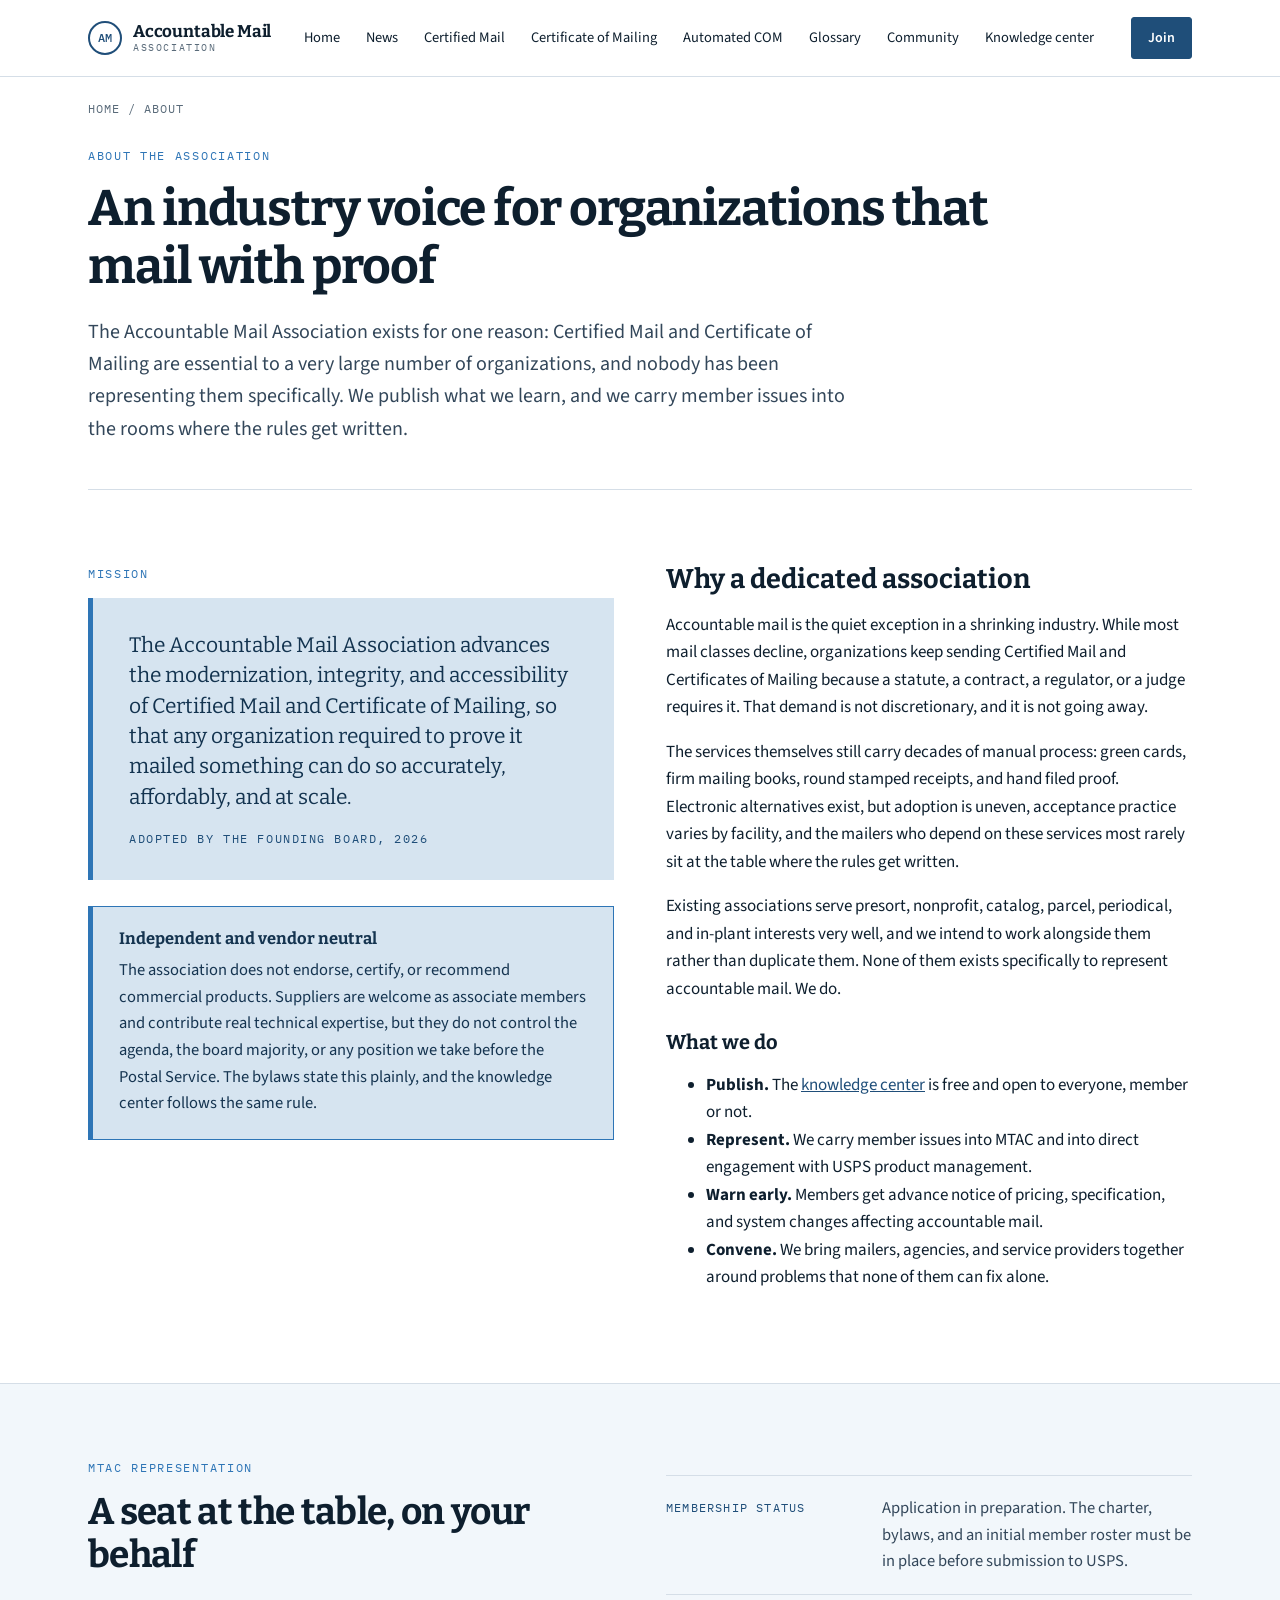
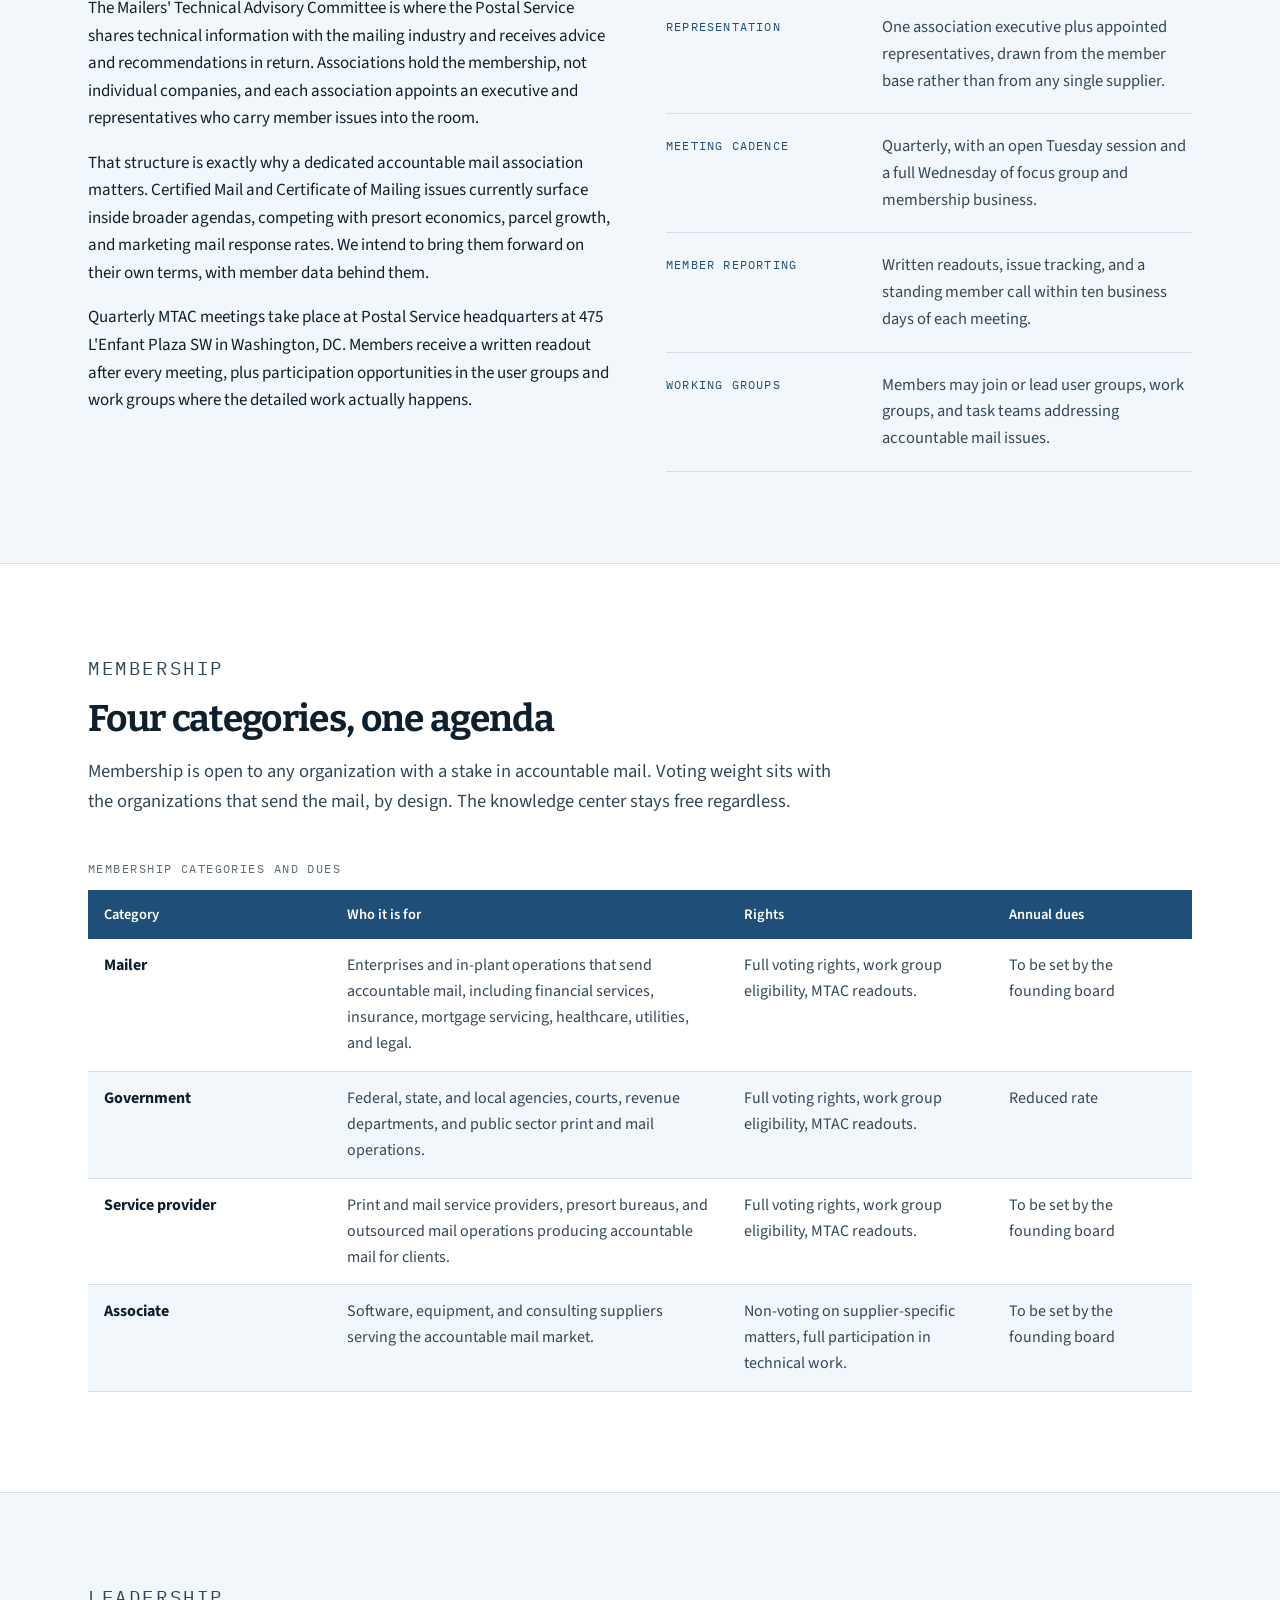
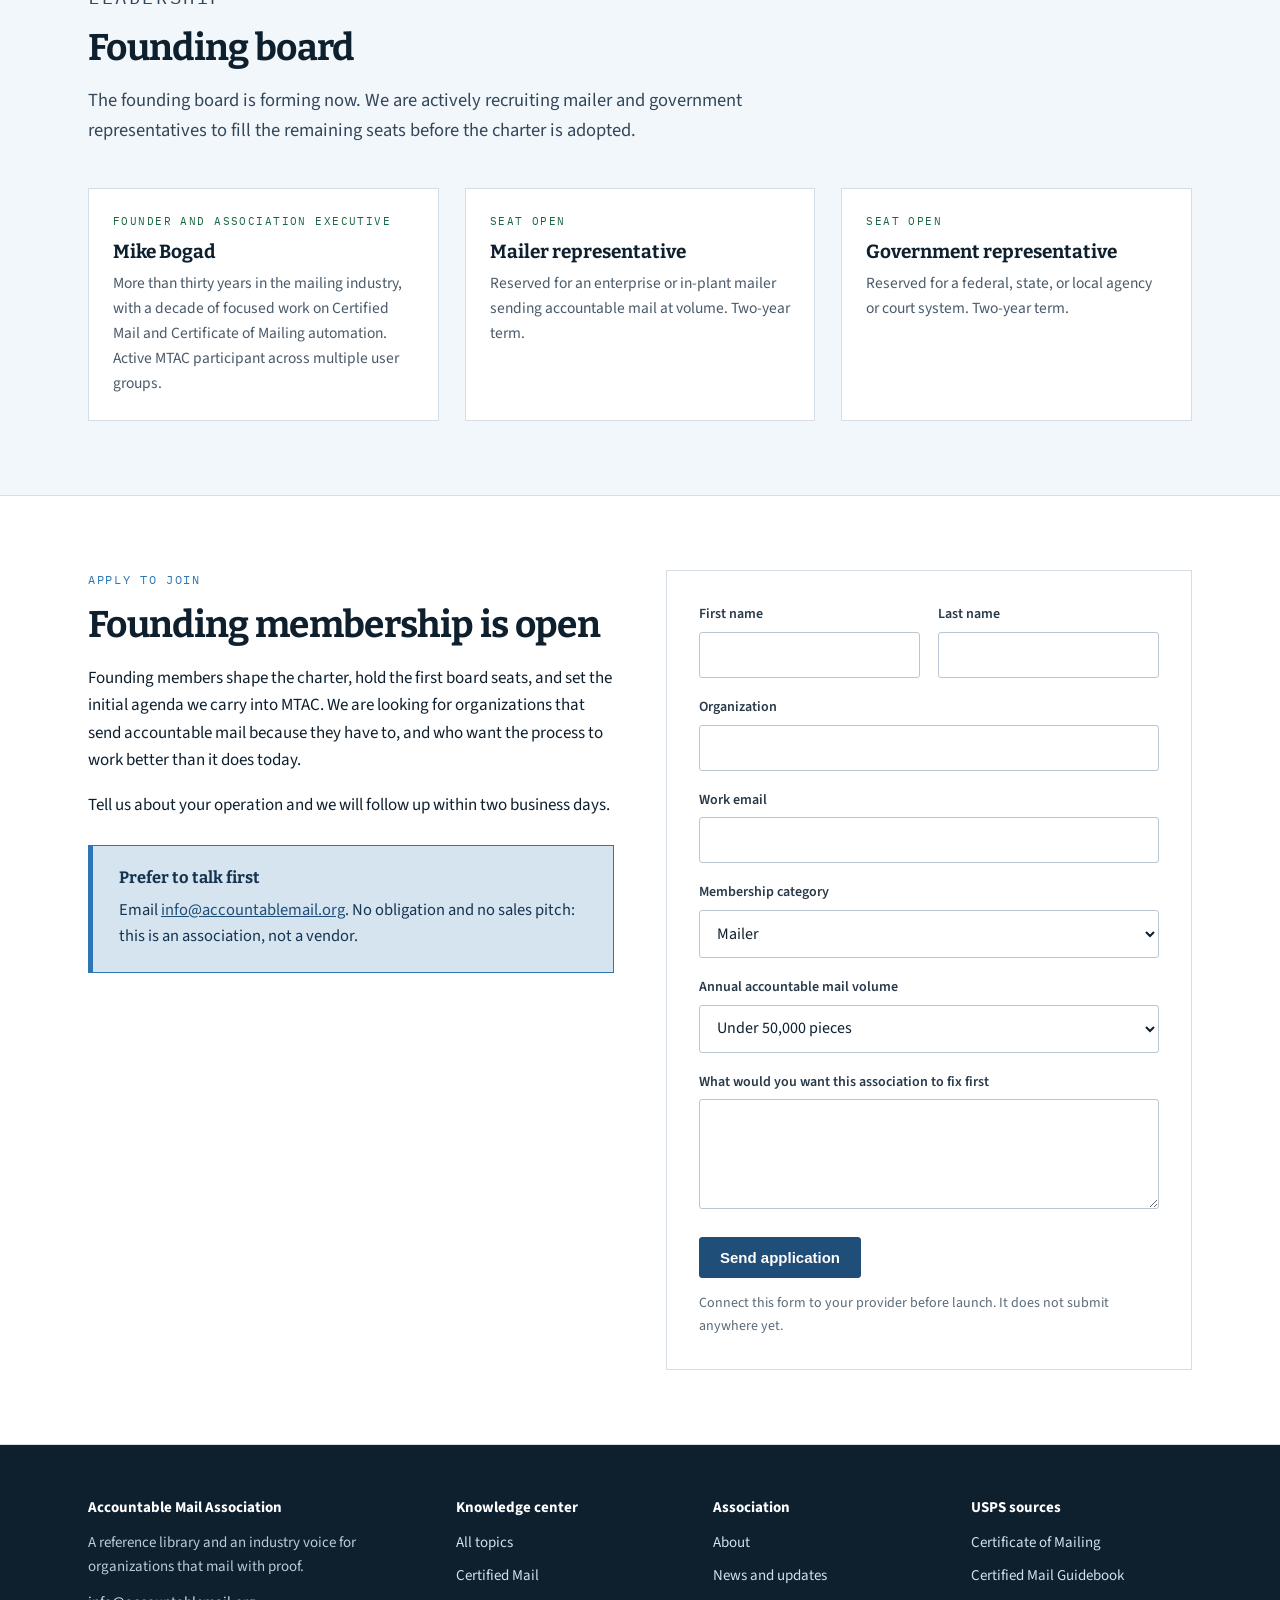
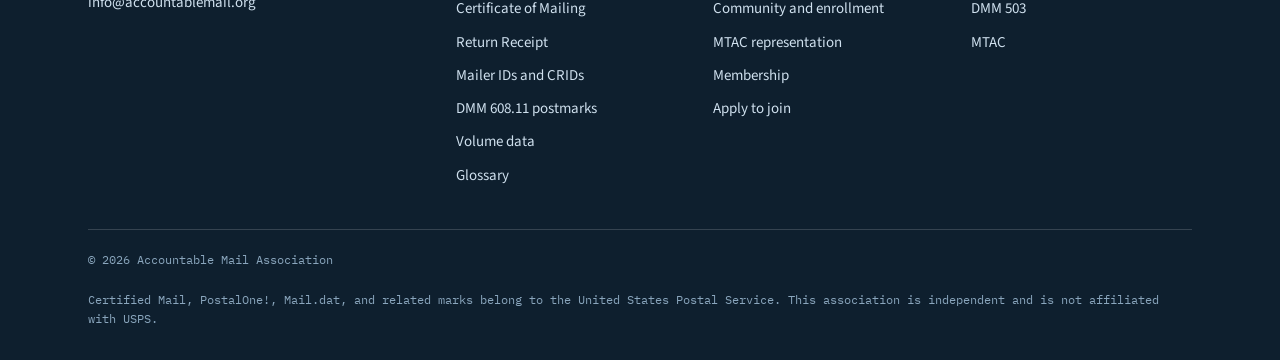
<file: about.html>
<!DOCTYPE html>
<html lang="en">
<head>
<meta charset="utf-8">
<meta name="viewport" content="width=device-width, initial-scale=1">
<title>About | Accountable Mail Association</title>
<meta name="description" content="The Accountable Mail Association represents organizations that mail with proof. Mission, MTAC representation, membership categories, founding board, and how to join.">
<link rel="canonical" href="https://accountablemail.org/about.html">
<meta property="og:type" content="website">
<meta property="og:site_name" content="Accountable Mail Association">
<meta property="og:locale" content="en_US">
<meta property="og:url" content="https://accountablemail.org/about.html">
<meta property="og:title" content="About | Accountable Mail Association">
<meta property="og:description" content="The Accountable Mail Association represents organizations that mail with proof. Mission, MTAC representation, membership categories, founding board, and how to join.">
<meta property="og:image" content="https://accountablemail.org/assets/share.png">
<meta property="og:image:width" content="1200">
<meta property="og:image:height" content="630">
<meta property="og:image:alt" content="Accountable Mail Association. Mailing with proof, explained against the USPS source.">
<meta name="twitter:card" content="summary_large_image">
<meta name="twitter:title" content="About | Accountable Mail Association">
<meta name="twitter:description" content="The Accountable Mail Association represents organizations that mail with proof. Mission, MTAC representation, membership categories, founding board, and how to join.">
<meta name="twitter:image" content="https://accountablemail.org/assets/share.png">
<link rel="preconnect" href="https://fonts.googleapis.com">
<link rel="preconnect" href="https://fonts.gstatic.com" crossorigin>
<link href="https://fonts.googleapis.com/css2?family=Bitter:wght@400;600;700&family=IBM+Plex+Mono:wght@400;500&family=Source+Sans+3:wght@400;600;700&display=swap" rel="stylesheet">
<link rel="stylesheet" href="assets/site.css">
</head>
<body>
<a class="skip" href="#main">Skip to content</a>

<header class="site">
  <div class="wrap bar">
    <a class="mark" href="index.html">
      <span class="glyph">AM</span>
      <span class="name">Accountable Mail<small>Association</small></span>
    </a>
    <nav class="main" aria-label="Primary">
      <a href="index.html">Home</a>
      <a href="news.html">News</a>
      <a href="certified-mail.html">Certified Mail</a>
      <a href="certificate-of-mailing.html">Certificate of Mailing</a>
      <a href="automated-com.html">Automated COM</a>
      <a href="glossary.html">Glossary</a>
      <a href="community.html">Community</a>
      <a href="topics.html">Knowledge center</a>
      <a href="about.html" aria-current="page">About</a>
    </nav>
    <a class="btn" href="about.html#join">Join</a>
  </div>
</header>

<main id="main">
  <div class="wrap">
    <p class="crumb"><a href="index.html">Home</a> / About</p>
    <div class="article-head">
      <p class="eyebrow">About the association</p>
      <h1>An industry voice for organizations that mail with proof</h1>
      <p class="lede">The Accountable Mail Association exists for one reason: Certified Mail and
        Certificate of Mailing are essential to a very large number of organizations, and nobody has
        been representing them specifically. We publish what we learn, and we carry member issues
        into the rooms where the rules get written.</p>
    </div>
  </div>

  <section>
    <div class="wrap two">
      <div>
        <p class="eyebrow">Mission</p>
        <div class="mission">
          The Accountable Mail Association advances the modernization, integrity, and
          accessibility of Certified Mail and Certificate of Mailing, so that any organization
          required to prove it mailed something can do so accurately, affordably, and at scale.
          <span class="sig">Adopted by the founding board, 2026</span>
        </div>
        <div class="callout" style="margin-top:26px">
          <h4>Independent and vendor neutral</h4>
          <p>The association does not endorse, certify, or recommend commercial products. Suppliers
            are welcome as associate members and contribute real technical expertise, but they do not
            control the agenda, the board majority, or any position we take before the Postal
            Service. The bylaws state this plainly, and the knowledge center follows the same rule.</p>
        </div>
      </div>
      <div>
        <h2 style="font-size:27px; margin-bottom:16px">Why a dedicated association</h2>
        <p>Accountable mail is the quiet exception in a shrinking industry. While most mail classes
          decline, organizations keep sending Certified Mail and Certificates of Mailing because a
          statute, a contract, a regulator, or a judge requires it. That demand is not discretionary,
          and it is not going away.</p>
        <p>The services themselves still carry decades of manual process: green cards, firm mailing
          books, round stamped receipts, and hand filed proof. Electronic alternatives exist, but
          adoption is uneven, acceptance practice varies by facility, and the mailers who depend on
          these services most rarely sit at the table where the rules get written.</p>
        <p>Existing associations serve presort, nonprofit, catalog, parcel, periodical, and in-plant
          interests very well, and we intend to work alongside them rather than duplicate them. None
          of them exists specifically to represent accountable mail. We do.</p>
        <h3 style="font-size:20px; margin:28px 0 12px">What we do</h3>
        <ul>
          <li><strong>Publish.</strong> The <a href="topics.html">knowledge center</a> is free and
            open to everyone, member or not.</li>
          <li><strong>Represent.</strong> We carry member issues into MTAC and into direct
            engagement with USPS product management.</li>
          <li><strong>Warn early.</strong> Members get advance notice of pricing, specification, and
            system changes affecting accountable mail.</li>
          <li><strong>Convene.</strong> We bring mailers, agencies, and service providers together
            around problems that none of them can fix alone.</li>
        </ul>
      </div>
    </div>
  </section>

  <section class="tint" id="mtac">
    <div class="wrap two">
      <div>
        <p class="eyebrow">MTAC representation</p>
        <h2 style="font-size:clamp(26px,3vw,37px); letter-spacing:-.018em">A seat at the table, on
          your behalf</h2>
        <p style="margin-top:18px">The Mailers' Technical Advisory Committee is where the Postal
          Service shares technical information with the mailing industry and receives advice and
          recommendations in return. Associations hold the membership, not individual companies, and
          each association appoints an executive and representatives who carry member issues into
          the room.</p>
        <p>That structure is exactly why a dedicated accountable mail association matters. Certified
          Mail and Certificate of Mailing issues currently surface inside broader agendas, competing
          with presort economics, parcel growth, and marketing mail response rates. We intend to
          bring them forward on their own terms, with member data behind them.</p>
        <p>Quarterly MTAC meetings take place at Postal Service headquarters at 475 L'Enfant Plaza
          SW in Washington, DC. Members receive a written readout after every meeting, plus
          participation opportunities in the user groups and work groups where the detailed work
          actually happens.</p>
      </div>
      <div>
        <dl>
          <div class="fact">
            <dt>Membership status</dt>
            <dd>Application in preparation. The charter, bylaws, and an initial member roster must be
              in place before submission to USPS.</dd>
          </div>
          <div class="fact">
            <dt>Representation</dt>
            <dd>One association executive plus appointed representatives, drawn from the member base
              rather than from any single supplier.</dd>
          </div>
          <div class="fact">
            <dt>Meeting cadence</dt>
            <dd>Quarterly, with an open Tuesday session and a full Wednesday of focus group and
              membership business.</dd>
          </div>
          <div class="fact">
            <dt>Member reporting</dt>
            <dd>Written readouts, issue tracking, and a standing member call within ten business days
              of each meeting.</dd>
          </div>
          <div class="fact">
            <dt>Working groups</dt>
            <dd>Members may join or lead user groups, work groups, and task teams addressing
              accountable mail issues.</dd>
          </div>
        </dl>
      </div>
    </div>
  </section>

  <section id="membership">
    <div class="wrap">
      <div class="head">
        <p class="eyebrow">Membership</p>
        <h2>Four categories, one agenda</h2>
        <p>Membership is open to any organization with a stake in accountable mail. Voting weight
          sits with the organizations that send the mail, by design. The knowledge center stays free
          regardless.</p>
      </div>

      <table>
        <caption>Membership categories and dues</caption>
        <thead>
          <tr>
            <th scope="col" style="width:22%">Category</th>
            <th scope="col" style="width:36%">Who it is for</th>
            <th scope="col" style="width:24%">Rights</th>
            <th scope="col" style="width:18%">Annual dues</th>
          </tr>
        </thead>
        <tbody>
          <tr>
            <td><strong>Mailer</strong></td>
            <td>Enterprises and in-plant operations that send accountable mail, including financial
              services, insurance, mortgage servicing, healthcare, utilities, and legal.</td>
            <td>Full voting rights, work group eligibility, MTAC readouts.</td>
            <td>To be set by the founding board</td>
          </tr>
          <tr>
            <td><strong>Government</strong></td>
            <td>Federal, state, and local agencies, courts, revenue departments, and public sector
              print and mail operations.</td>
            <td>Full voting rights, work group eligibility, MTAC readouts.</td>
            <td>Reduced rate</td>
          </tr>
          <tr>
            <td><strong>Service provider</strong></td>
            <td>Print and mail service providers, presort bureaus, and outsourced mail operations
              producing accountable mail for clients.</td>
            <td>Full voting rights, work group eligibility, MTAC readouts.</td>
            <td>To be set by the founding board</td>
          </tr>
          <tr>
            <td><strong>Associate</strong></td>
            <td>Software, equipment, and consulting suppliers serving the accountable mail market.</td>
            <td>Non-voting on supplier-specific matters, full participation in technical work.</td>
            <td>To be set by the founding board</td>
          </tr>
        </tbody>
      </table>
    </div>
  </section>

  <section class="tint" id="leadership">
    <div class="wrap">
      <div class="head">
        <p class="eyebrow">Leadership</p>
        <h2>Founding board</h2>
        <p>The founding board is forming now. We are actively recruiting mailer and government
          representatives to fill the remaining seats before the charter is adopted.</p>
      </div>
      <div class="three">
        <div class="person">
          <p class="role">Founder and association executive</p>
          <h3>Mike Bogad</h3>
          <p>More than thirty years in the mailing industry, with a decade of focused work on
            Certified Mail and Certificate of Mailing automation. Active MTAC participant across
            multiple user groups.</p>
        </div>
        <div class="person">
          <p class="role">Seat open</p>
          <h3>Mailer representative</h3>
          <p>Reserved for an enterprise or in-plant mailer sending accountable mail at volume.
            Two-year term.</p>
        </div>
        <div class="person">
          <p class="role">Seat open</p>
          <h3>Government representative</h3>
          <p>Reserved for a federal, state, or local agency or court system. Two-year term.</p>
        </div>
      </div>
    </div>
  </section>

  <section id="join">
    <div class="wrap two">
      <div>
        <p class="eyebrow">Apply to join</p>
        <h2 style="font-size:clamp(26px,3vw,37px); letter-spacing:-.018em">Founding membership is
          open</h2>
        <p style="margin-top:18px">Founding members shape the charter, hold the first board seats,
          and set the initial agenda we carry into MTAC. We are looking for organizations that send
          accountable mail because they have to, and who want the process to work better than it
          does today.</p>
        <p>Tell us about your operation and we will follow up within two business days.</p>
        <div class="callout" style="margin-top:26px">
          <h4>Prefer to talk first</h4>
          <p>Email <a href="mailto:info@accountablemail.org">info@accountablemail.org</a>. No
            obligation and no sales pitch: this is an association, not a vendor.</p>
        </div>
      </div>

      <div class="form">
        <form action="#" method="post">
          <div class="row">
            <div class="field">
              <label for="fname">First name</label>
              <input id="fname" name="fname" type="text" autocomplete="given-name" required>
            </div>
            <div class="field">
              <label for="lname">Last name</label>
              <input id="lname" name="lname" type="text" autocomplete="family-name" required>
            </div>
          </div>
          <div class="field">
            <label for="org">Organization</label>
            <input id="org" name="org" type="text" autocomplete="organization" required>
          </div>
          <div class="field">
            <label for="email">Work email</label>
            <input id="email" name="email" type="email" autocomplete="email" required>
          </div>
          <div class="field">
            <label for="cat">Membership category</label>
            <select id="cat" name="cat">
              <option>Mailer</option>
              <option>Government</option>
              <option>Service provider</option>
              <option>Associate (supplier)</option>
              <option>Not sure yet</option>
            </select>
          </div>
          <div class="field">
            <label for="vol">Annual accountable mail volume</label>
            <select id="vol" name="vol">
              <option>Under 50,000 pieces</option>
              <option>50,000 to 250,000 pieces</option>
              <option>250,000 to 1 million pieces</option>
              <option>Over 1 million pieces</option>
              <option>Not applicable</option>
            </select>
          </div>
          <div class="field">
            <label for="msg">What would you want this association to fix first</label>
            <textarea id="msg" name="msg"></textarea>
          </div>
          <button class="btn" type="submit">Send application</button>
          <p class="note">Connect this form to your provider before launch. It does not submit
            anywhere yet.</p>
        </form>
      </div>
    </div>
  </section>
</main>

<footer class="site">
  <div class="wrap">
    <div class="fgrid">
      <div>
        <h4>Accountable Mail Association</h4>
        <p style="margin:0 0 12px">A reference library and an industry voice for organizations that
          mail with proof.</p>
        <p style="margin:0"><a href="mailto:info@accountablemail.org">info@accountablemail.org</a></p>
      </div>
      <div>
        <h4>Knowledge center</h4>
        <ul>
          <li><a href="topics.html">All topics</a></li>
          <li><a href="certified-mail.html">Certified Mail</a></li>
          <li><a href="certificate-of-mailing.html">Certificate of Mailing</a></li>
          <li><a href="return-receipt.html">Return Receipt</a></li>
          <li><a href="mailer-id-crid.html">Mailer IDs and CRIDs</a></li>
          <li><a href="postmarks.html">DMM 608.11 postmarks</a></li>
          <li><a href="certified-mail-volume.html">Volume data</a></li>
          <li><a href="glossary.html">Glossary</a></li>
        </ul>
      </div>
      <div>
        <h4>Association</h4>
        <ul>
          <li><a href="about.html">About</a></li>
          <li><a href="news.html">News and updates</a></li>
          <li><a href="community.html">Community and enrollment</a></li>
          <li><a href="about.html#mtac">MTAC representation</a></li>
          <li><a href="about.html#membership">Membership</a></li>
          <li><a href="about.html#join">Apply to join</a></li>
        </ul>
      </div>
      <div>
        <h4>USPS sources</h4>
        <ul>
          <li><a href="https://postalpro.usps.com/com" target="_blank" rel="noopener">Certificate of Mailing</a></li>
          <li><a href="https://postalpro.usps.com/certified-mail-guidebook" target="_blank" rel="noopener">Certified Mail Guidebook</a></li>
          <li><a href="https://pe.usps.com/text/dmm300/503.htm" target="_blank" rel="noopener">DMM 503</a></li>
          <li><a href="https://postalpro.usps.com/mtac" target="_blank" rel="noopener">MTAC</a></li>
        </ul>
      </div>
    </div>
    <div class="legal">
      <span>&copy; 2026 Accountable Mail Association</span>
      <span>Certified Mail, PostalOne!, Mail.dat, and related marks belong to the United States Postal Service. This association is independent and is not affiliated with USPS.</span>
    </div>
  </div>
</footer>

</body>
</html>
</file>
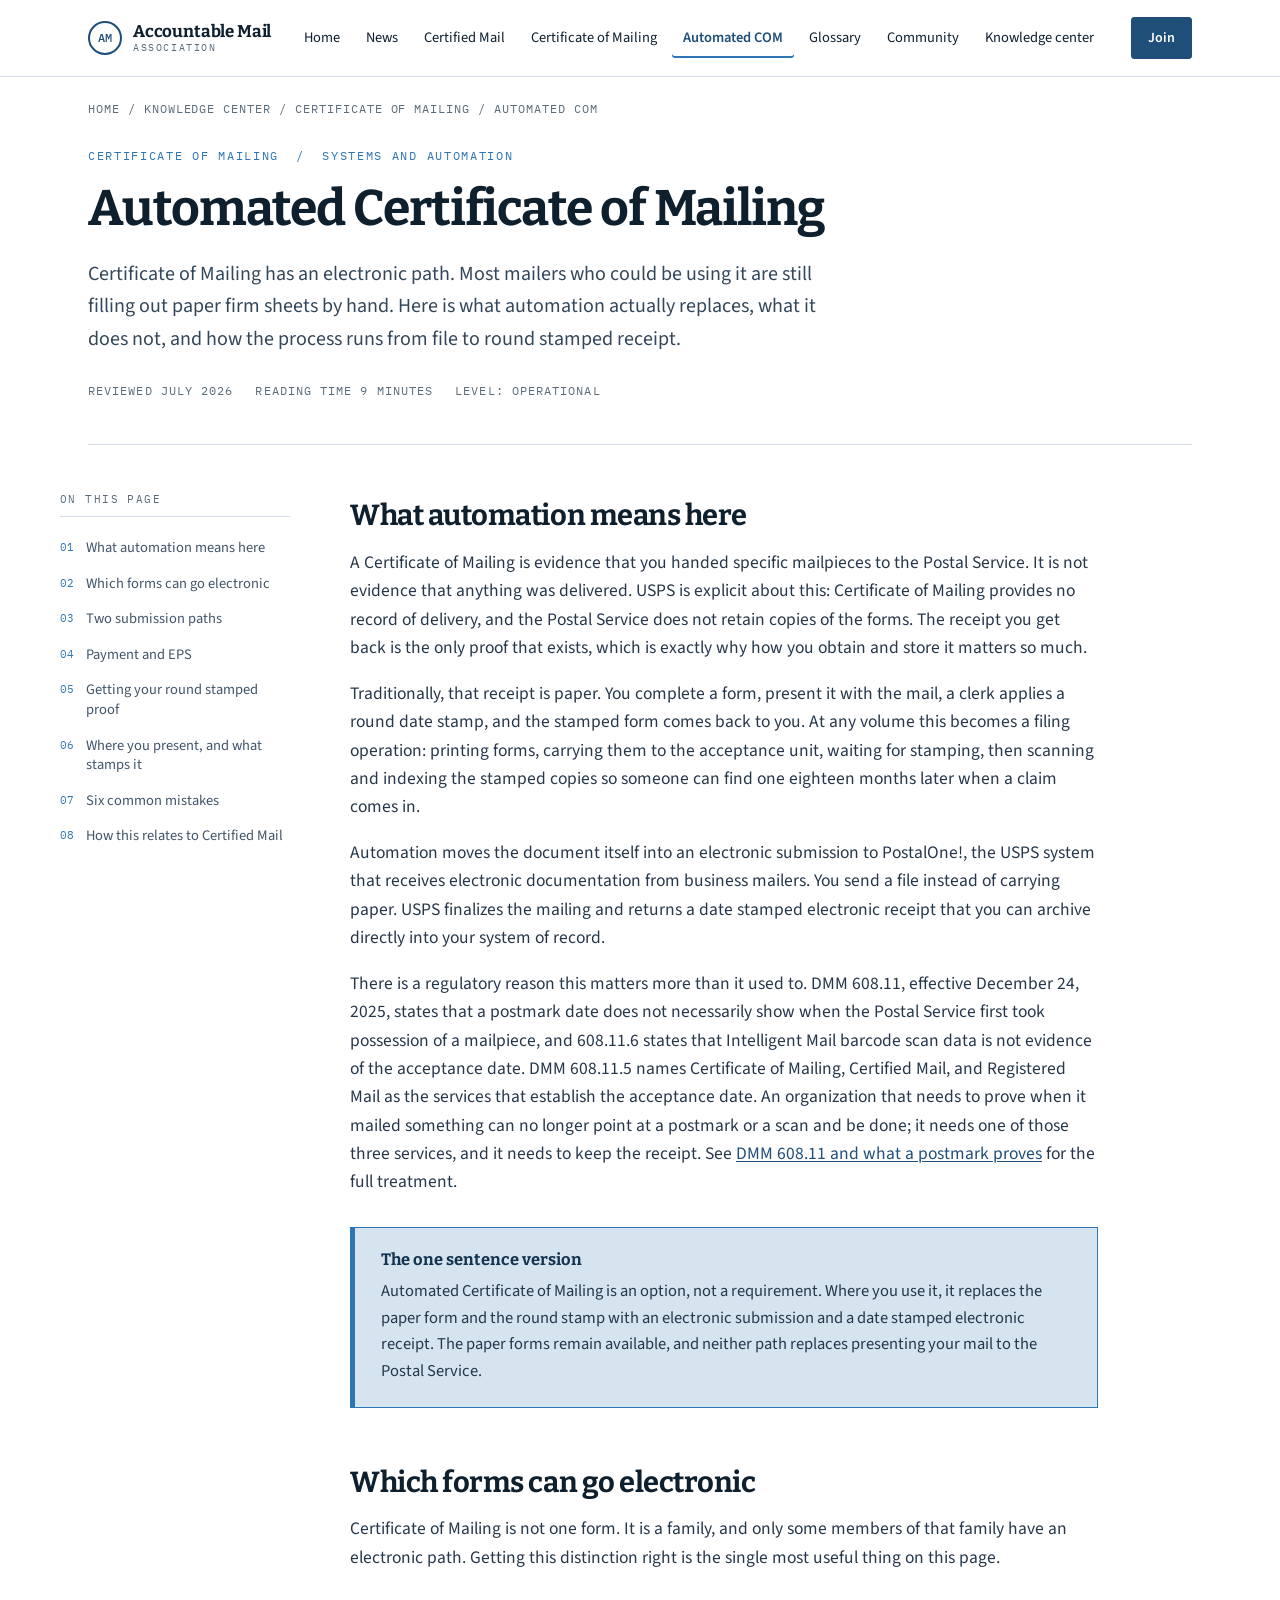
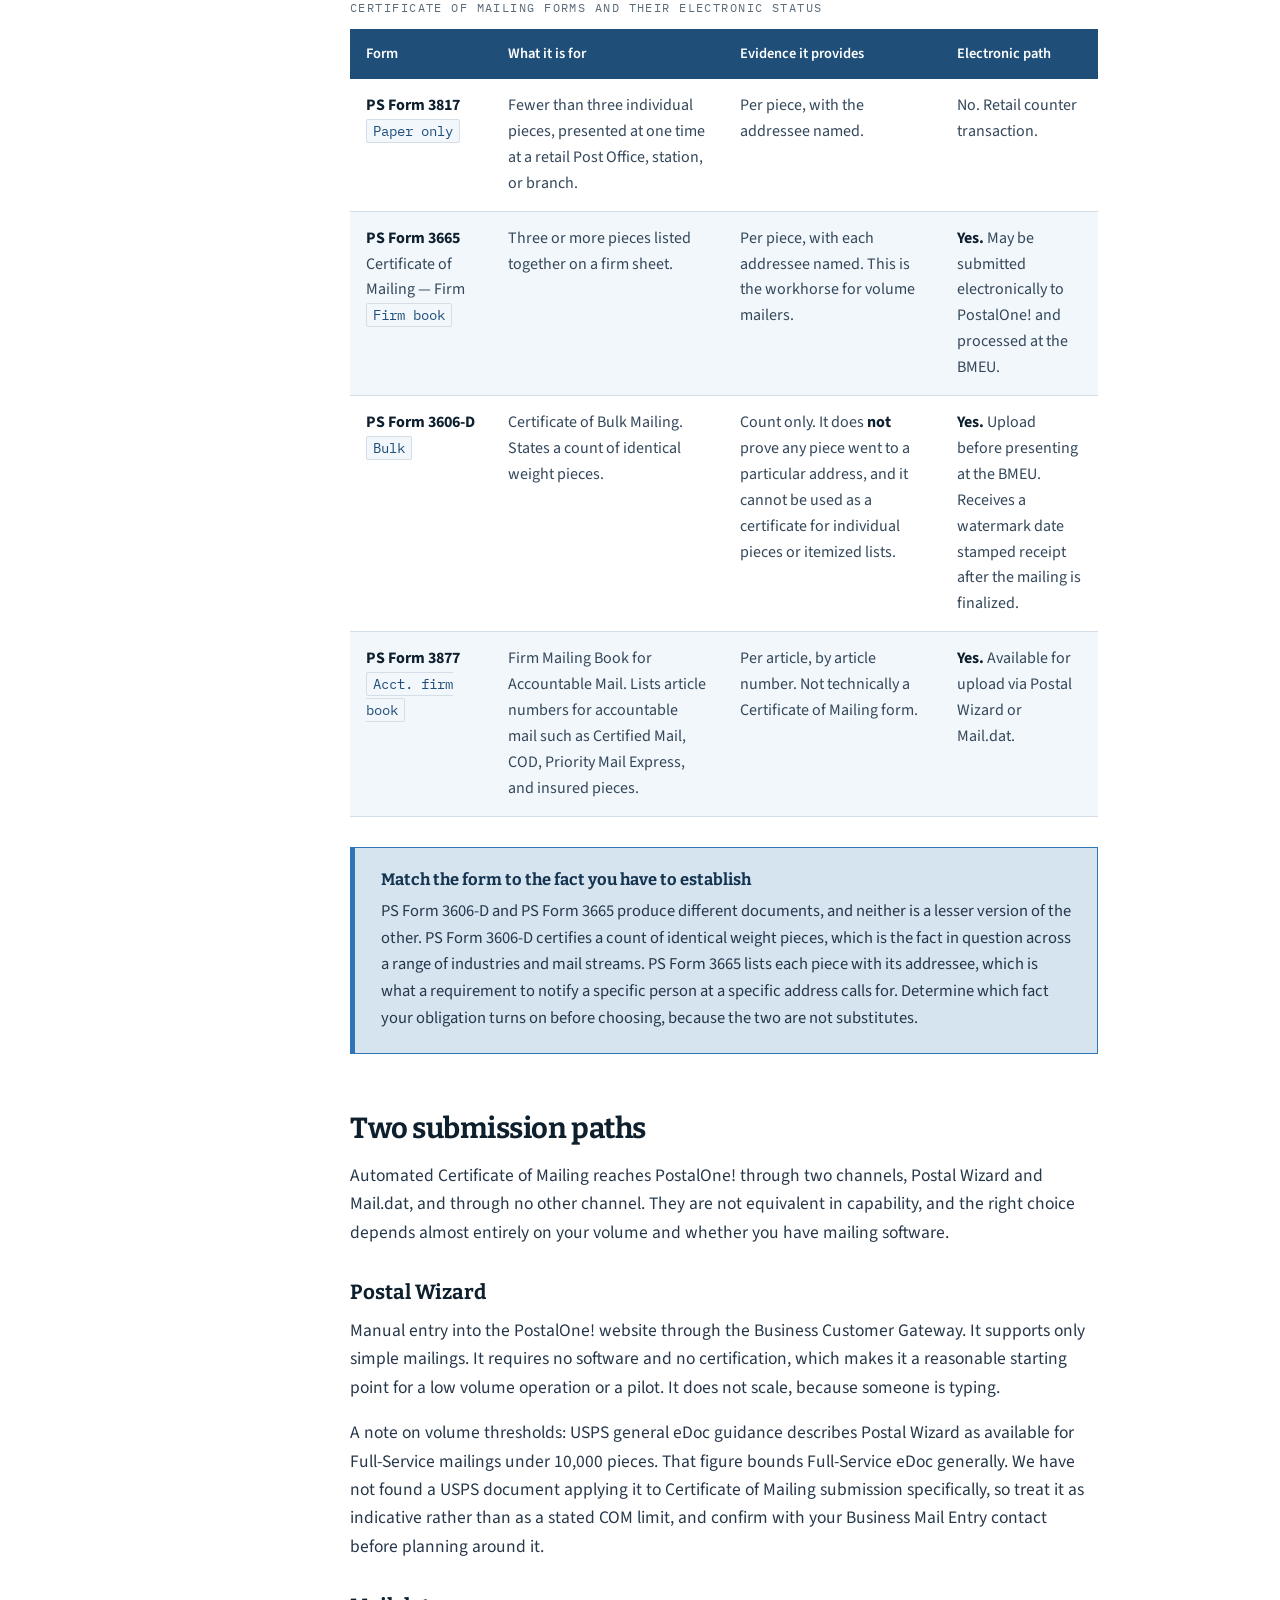
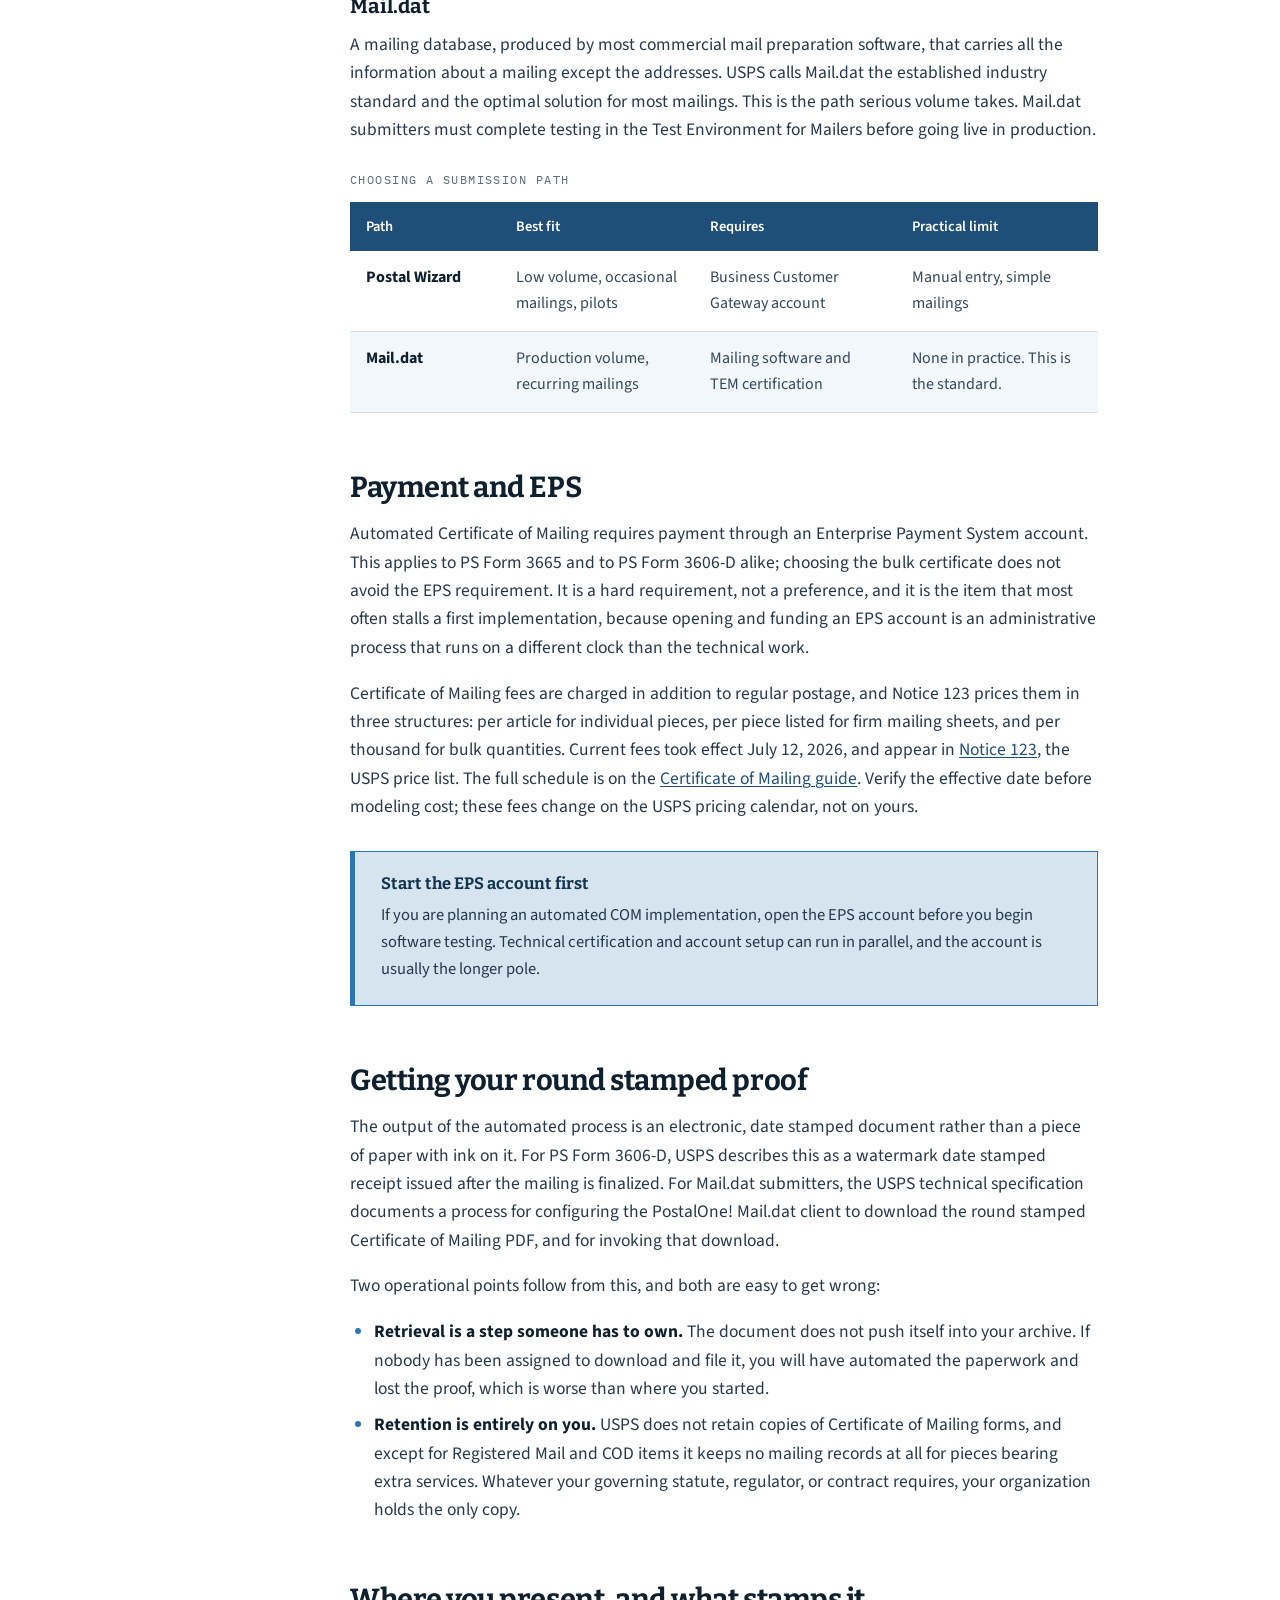
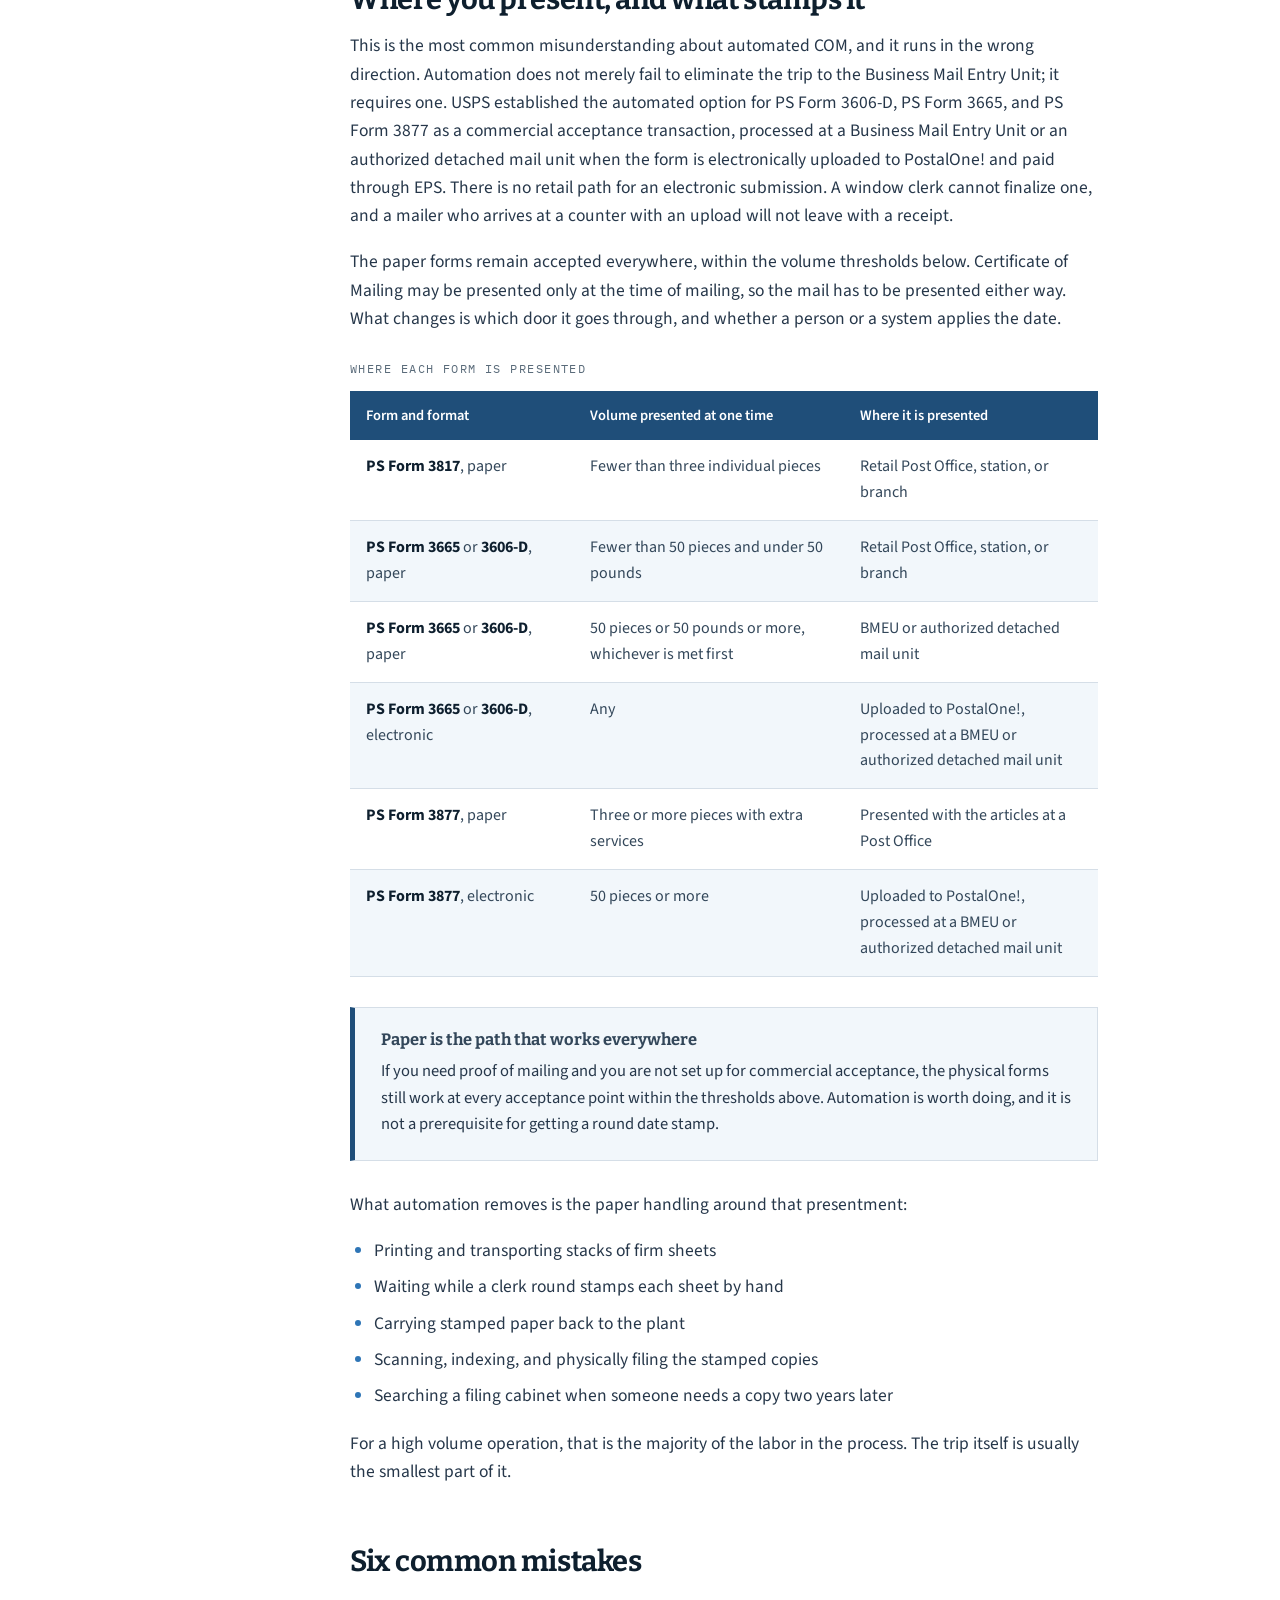
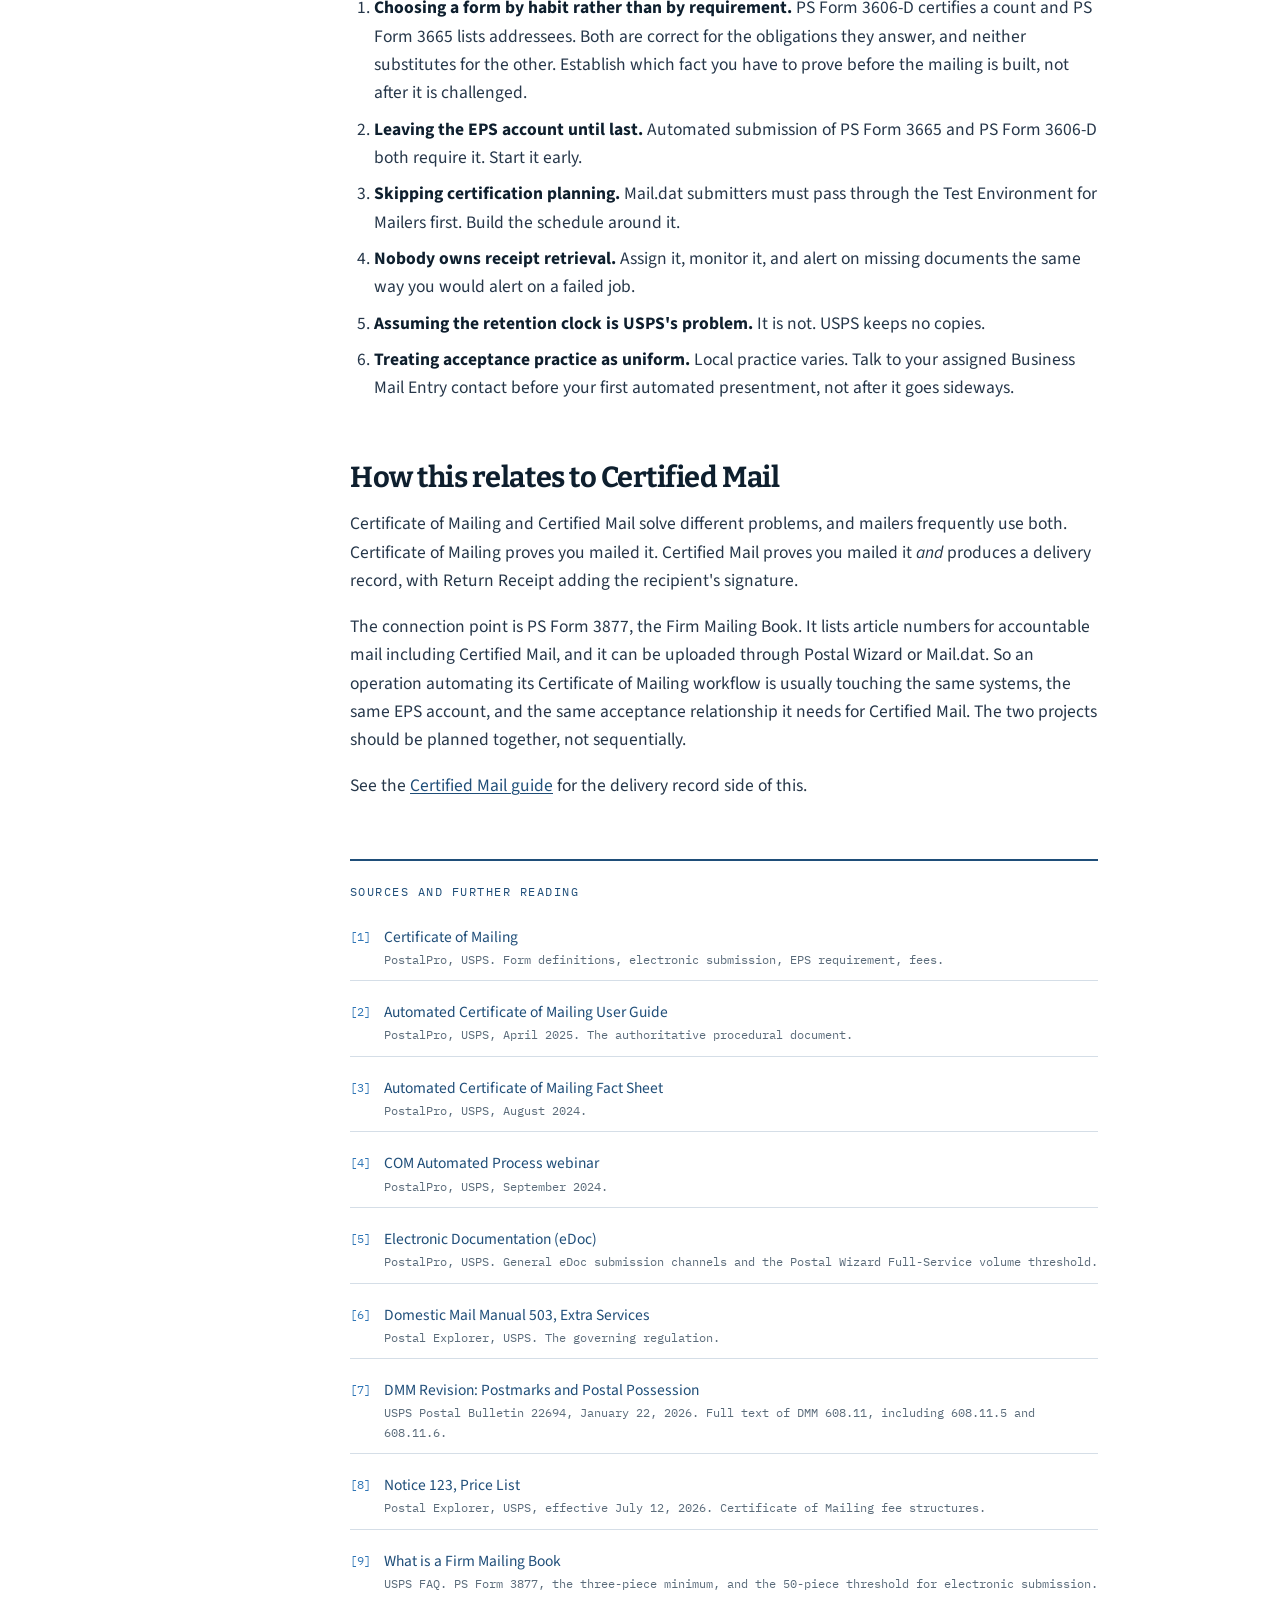
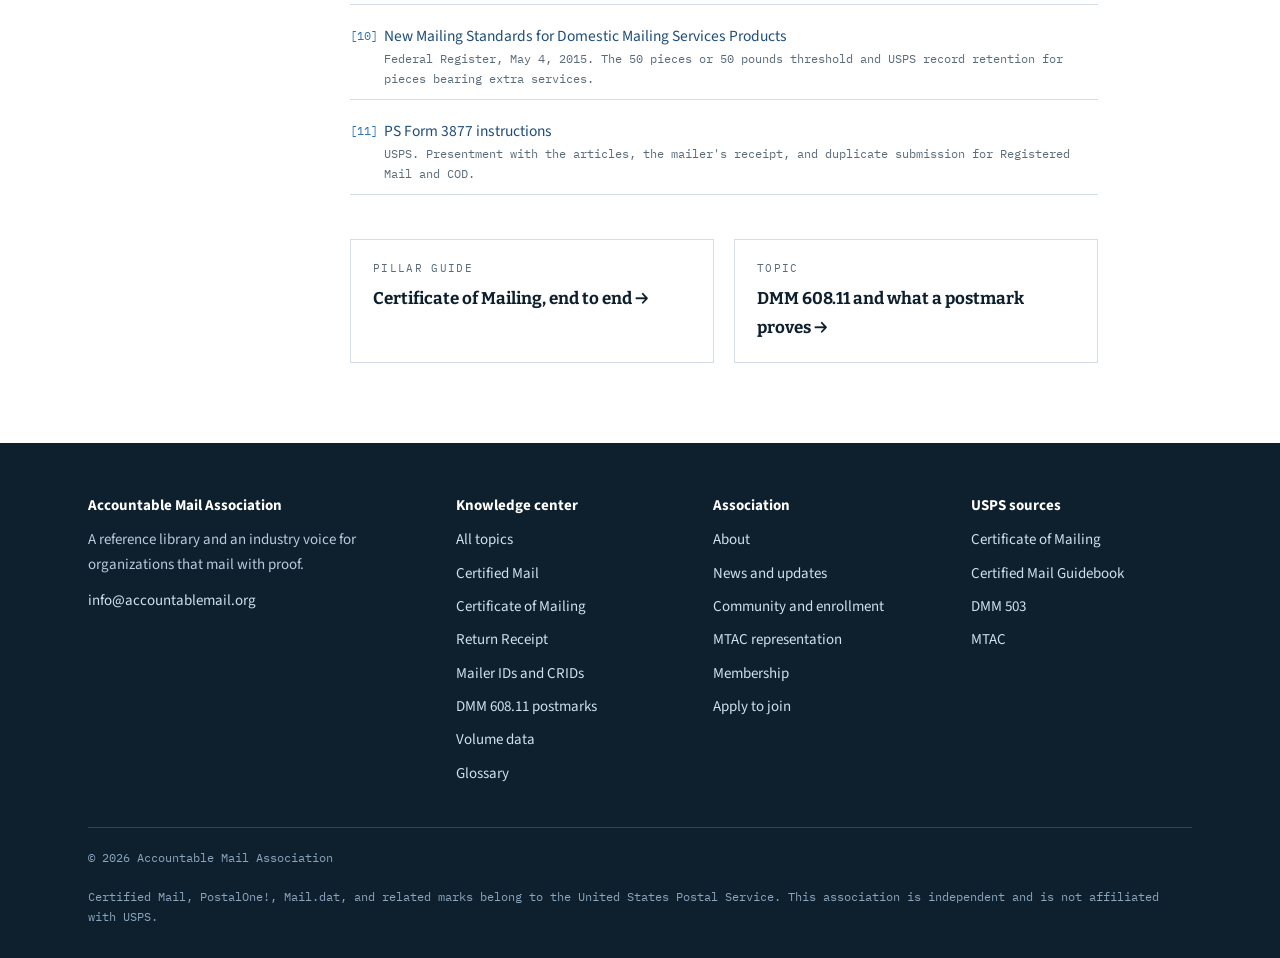
<file: automated-com.html>
<!DOCTYPE html>
<html lang="en">
<head>
<meta charset="utf-8">
<meta name="viewport" content="width=device-width, initial-scale=1">
<title>Automated Certificate of Mailing | Accountable Mail Association</title>
<meta name="description" content="How automated Certificate of Mailing works: electronic PS Form 3665 and 3606-D submission to PostalOne!, Mail.dat and Postal Wizard, EPS payment, round stamped PDF retrieval, and what still happens at the BMEU.">
<link rel="canonical" href="https://accountablemail.org/automated-com.html">
<meta property="og:type" content="article">
<meta property="og:site_name" content="Accountable Mail Association">
<meta property="og:locale" content="en_US">
<meta property="og:url" content="https://accountablemail.org/automated-com.html">
<meta property="og:title" content="Automated Certificate of Mailing | Accountable Mail Association">
<meta property="og:description" content="How automated Certificate of Mailing works: electronic PS Form 3665 and 3606-D submission to PostalOne!, Mail.dat and Postal Wizard, EPS payment, round stamped PDF retrieval, and what still happens at the BMEU.">
<meta property="og:image" content="https://accountablemail.org/assets/share.png">
<meta property="og:image:width" content="1200">
<meta property="og:image:height" content="630">
<meta property="og:image:alt" content="Accountable Mail Association. Mailing with proof, explained against the USPS source.">
<meta name="twitter:card" content="summary_large_image">
<meta name="twitter:title" content="Automated Certificate of Mailing | Accountable Mail Association">
<meta name="twitter:description" content="How automated Certificate of Mailing works: electronic PS Form 3665 and 3606-D submission to PostalOne!, Mail.dat and Postal Wizard, EPS payment, round stamped PDF retrieval, and what still happens at the BMEU.">
<meta name="twitter:image" content="https://accountablemail.org/assets/share.png">
<link rel="preconnect" href="https://fonts.googleapis.com">
<link rel="preconnect" href="https://fonts.gstatic.com" crossorigin>
<link href="https://fonts.googleapis.com/css2?family=Bitter:wght@400;600;700&family=IBM+Plex+Mono:wght@400;500&family=Source+Sans+3:wght@400;600;700&display=swap" rel="stylesheet">
<link rel="stylesheet" href="assets/site.css">
</head>
<body>
<a class="skip" href="#main">Skip to content</a>

<header class="site">
  <div class="wrap bar">
    <a class="mark" href="index.html">
      <span class="glyph">AM</span>
      <span class="name">Accountable Mail<small>Association</small></span>
    </a>
    <nav class="main" aria-label="Primary">
      <a href="index.html">Home</a>
      <a href="news.html">News</a>
      <a href="certified-mail.html">Certified Mail</a>
      <a href="certificate-of-mailing.html">Certificate of Mailing</a>
      <a href="automated-com.html" aria-current="page">Automated COM</a>
      <a href="glossary.html">Glossary</a>
      <a href="community.html">Community</a>
      <a href="topics.html">Knowledge center</a>
      <a href="about.html">About</a>
    </nav>
    <a class="btn" href="about.html#join">Join</a>
  </div>
</header>

<main id="main">
  <div class="wrap">
    <p class="crumb"><a href="index.html">Home</a> / <a href="topics.html">Knowledge center</a> /
      <a href="certificate-of-mailing.html">Certificate of Mailing</a> / Automated COM</p>

    <div class="article-head">
      <p class="eyebrow">Certificate of Mailing &nbsp;/&nbsp; Systems and automation</p>
      <h1>Automated Certificate of Mailing</h1>
      <p class="lede">Certificate of Mailing has an electronic path. Most mailers who could be using
        it are still filling out paper firm sheets by hand. Here is what automation actually
        replaces, what it does not, and how the process runs from file to round stamped receipt.</p>
      <div class="byline">
        <span>Reviewed July 2026</span>
        <span>Reading time 9 minutes</span>
        <span>Level: operational</span>
      </div>
    </div>
  </div>

  <div class="wrap article-layout">
    <aside class="toc">
      <h4>On this page</h4>
      <ol>
        <li><a href="#what">What automation means here</a></li>
        <li><a href="#forms">Which forms can go electronic</a></li>
        <li><a href="#paths">Two submission paths</a></li>
        <li><a href="#payment">Payment and EPS</a></li>
        <li><a href="#receipt">Getting your round stamped proof</a></li>
        <li><a href="#bmeu">Where you present, and what stamps it</a></li>
        <li><a href="#mistakes">Six common mistakes</a></li>
        <li><a href="#certified">How this relates to Certified Mail</a></li>
      </ol>
    </aside>

    <article class="prose">

      <h2 id="what">What automation means here</h2>
      <p>A Certificate of Mailing is evidence that you handed specific mailpieces to the Postal
        Service. It is not evidence that anything was delivered. USPS is explicit about this:
        Certificate of Mailing provides no record of delivery, and the Postal Service does not
        retain copies of the forms. The receipt you get back is the only proof that exists, which
        is exactly why how you obtain and store it matters so much.</p>

      <p>Traditionally, that receipt is paper. You complete a form, present it with the mail, a
        clerk applies a round date stamp, and the stamped form comes back to you. At any volume
        this becomes a filing operation: printing forms, carrying them to the acceptance unit,
        waiting for stamping, then scanning and indexing the stamped copies so someone can find one
        eighteen months later when a claim comes in.</p>

      <p>Automation moves the document itself into an electronic submission to PostalOne!, the USPS
        system that receives electronic documentation from business mailers. You send a file instead
        of carrying paper. USPS finalizes the mailing and returns a date stamped electronic receipt
        that you can archive directly into your system of record.</p>

      <p>There is a regulatory reason this matters more than it used to. DMM 608.11, effective
        December 24, 2025, states that a postmark date does not necessarily show when the Postal
        Service first took possession of a mailpiece, and 608.11.6 states that Intelligent Mail
        barcode scan data is not evidence of the acceptance date. DMM 608.11.5 names Certificate of
        Mailing, Certified Mail, and Registered Mail as the services that establish the acceptance
        date. An organization that needs to prove when it mailed something can no longer point at a
        postmark or a scan and be done; it needs one of those three services, and it needs to keep
        the receipt. See <a href="postmarks.html">DMM 608.11 and what a postmark proves</a> for the
        full treatment.</p>

      <div class="callout">
        <h4>The one sentence version</h4>
        <p>Automated Certificate of Mailing is an option, not a requirement. Where you use it, it
          replaces the paper form and the round stamp with an electronic submission and a date
          stamped electronic receipt. The paper forms remain available, and neither path replaces
          presenting your mail to the Postal Service.</p>
      </div>

      <h2 id="forms">Which forms can go electronic</h2>
      <p>Certificate of Mailing is not one form. It is a family, and only some members of that
        family have an electronic path. Getting this distinction right is the single most useful
        thing on this page.</p>

      <table>
        <caption>Certificate of Mailing forms and their electronic status</caption>
        <thead>
          <tr>
            <th scope="col" style="width:19%">Form</th>
            <th scope="col" style="width:31%">What it is for</th>
            <th scope="col" style="width:29%">Evidence it provides</th>
            <th scope="col" style="width:21%">Electronic path</th>
          </tr>
        </thead>
        <tbody>
          <tr>
            <td><strong>PS Form 3817</strong><br><code>Paper only</code></td>
            <td>Fewer than three individual pieces, presented at one time at a retail Post Office,
              station, or branch.</td>
            <td>Per piece, with the addressee named.</td>
            <td>No. Retail counter transaction.</td>
          </tr>
          <tr>
            <td><strong>PS Form 3665</strong><br>Certificate of Mailing &mdash; Firm<br><code>Firm book</code></td>
            <td>Three or more pieces listed together on a firm sheet.</td>
            <td>Per piece, with each addressee named. This is the workhorse for volume mailers.</td>
            <td><strong>Yes.</strong> May be submitted electronically to PostalOne! and processed at
              the BMEU.</td>
          </tr>
          <tr>
            <td><strong>PS Form 3606-D</strong><br><code>Bulk</code></td>
            <td>Certificate of Bulk Mailing. States a count of identical weight pieces.</td>
            <td>Count only. It does <strong>not</strong> prove any piece went to a particular
              address, and it cannot be used as a certificate for individual pieces or itemized
              lists.</td>
            <td><strong>Yes.</strong> Upload before presenting at the BMEU. Receives a watermark
              date stamped receipt after the mailing is finalized.</td>
          </tr>
          <tr>
            <td><strong>PS Form 3877</strong><br><code>Acct. firm book</code></td>
            <td>Firm Mailing Book for Accountable Mail. Lists article numbers for accountable mail such as Certified
              Mail, COD, Priority Mail Express, and insured pieces.</td>
            <td>Per article, by article number. Not technically a Certificate of Mailing form.</td>
            <td><strong>Yes.</strong> Available for upload via Postal Wizard or Mail.dat.</td>
          </tr>
        </tbody>
      </table>

      <div class="callout">
        <h4>Match the form to the fact you have to establish</h4>
        <p>PS Form 3606-D and PS Form 3665 produce different documents, and neither is a lesser
          version of the other. PS Form 3606-D certifies a count of identical weight pieces, which is
          the fact in question across a range of industries and mail streams. PS Form 3665 lists each
          piece with its addressee, which is what a requirement to notify a specific person at a
          specific address calls for. Determine which fact your obligation turns on before choosing,
          because the two are not substitutes.</p>
      </div>

      <h2 id="paths">Two submission paths</h2>
      <p>Automated Certificate of Mailing reaches PostalOne! through two channels, Postal Wizard and
        Mail.dat, and through no other channel. They are not equivalent in capability, and the right
        choice depends almost entirely on your volume and whether you have mailing software.</p>

      <h3>Postal Wizard</h3>
      <p>Manual entry into the PostalOne! website through the Business Customer Gateway. It supports
        only simple mailings. It requires no software and no certification, which makes it a
        reasonable starting point for a low volume operation or a pilot. It does not scale, because
        someone is typing.</p>

      <p class="note">A note on volume thresholds: USPS general eDoc guidance describes Postal
        Wizard as available for Full-Service mailings under 10,000 pieces. That figure bounds
        Full-Service eDoc generally. We have not found a USPS document applying it to Certificate of
        Mailing submission specifically, so treat it as indicative rather than as a stated COM
        limit, and confirm with your Business Mail Entry contact before planning around it.</p>

      <h3>Mail.dat</h3>
      <p>A mailing database, produced by most commercial mail preparation software, that carries all
        the information about a mailing except the addresses. USPS calls Mail.dat the established
        industry standard and the optimal solution for most mailings. This is the path serious volume
        takes. Mail.dat submitters must complete testing in the Test Environment for Mailers
        before going live in production.</p>

      <table>
        <caption>Choosing a submission path</caption>
        <thead>
          <tr><th scope="col" style="width:20%">Path</th><th scope="col" style="width:26%">Best fit</th><th scope="col" style="width:27%">Requires</th><th scope="col" style="width:27%">Practical limit</th></tr>
        </thead>
        <tbody>
          <tr><td><strong>Postal Wizard</strong></td><td>Low volume, occasional mailings, pilots</td><td>Business Customer Gateway account</td><td>Manual entry, simple mailings</td></tr>
          <tr><td><strong>Mail.dat</strong></td><td>Production volume, recurring mailings</td><td>Mailing software and TEM certification</td><td>None in practice. This is the standard.</td></tr>
                  </tbody>
      </table>

      <h2 id="payment">Payment and EPS</h2>
      <p>Automated Certificate of Mailing requires payment through an Enterprise Payment System
        account. This applies to PS Form 3665 and to PS Form 3606-D alike; choosing the bulk
        certificate does not avoid the EPS requirement. It is a hard requirement, not a preference,
        and it is the item that most often stalls a first implementation, because opening and
        funding an EPS account is an administrative process that runs on a different clock than the
        technical work.</p>
      <p>Certificate of Mailing fees are charged in addition to regular postage, and Notice 123
        prices them in three structures: per article for individual pieces, per piece listed for firm
        mailing sheets, and per thousand for bulk quantities. Current fees took effect July 12, 2026,
        and appear in <a href="https://pe.usps.com/text/dmm300/Notice123.htm" target="_blank" rel="noopener">Notice
        123</a>, the USPS price list. The full schedule is on the
        <a href="certificate-of-mailing.html#fees">Certificate of Mailing guide</a>. Verify the
        effective date before modeling cost; these fees change on the USPS pricing calendar, not on
        yours.</p>

      <div class="callout">
        <h4>Start the EPS account first</h4>
        <p>If you are planning an automated COM implementation, open the EPS account before you
          begin software testing. Technical certification and account setup can run in parallel, and
          the account is usually the longer pole.</p>
      </div>

      <h2 id="receipt">Getting your round stamped proof</h2>
      <p>The output of the automated process is an electronic, date stamped document rather than a
        piece of paper with ink on it. For PS Form 3606-D, USPS describes this as a watermark date
        stamped receipt issued after the mailing is finalized. For Mail.dat submitters, the USPS
        technical specification documents a process for configuring the PostalOne! Mail.dat client
        to download the round stamped Certificate of Mailing PDF, and for invoking that download.</p>
      <p>Two operational points follow from this, and both are easy to get wrong:</p>
      <ul>
        <li><strong>Retrieval is a step someone has to own.</strong> The document does not push
          itself into your archive. If nobody has been assigned to download and file it, you will
          have automated the paperwork and lost the proof, which is worse than where you started.</li>
        <li><strong>Retention is entirely on you.</strong> USPS does not retain copies of Certificate
          of Mailing forms, and except for Registered Mail and COD items it keeps no mailing records
          at all for pieces bearing extra services. Whatever your governing statute, regulator, or
          contract requires, your organization holds the only copy.</li>
      </ul>

      <h2 id="bmeu">Where you present, and what stamps it</h2>
      <p>This is the most common misunderstanding about automated COM, and it runs in the wrong
        direction. Automation does not merely fail to eliminate the trip to the Business Mail Entry
        Unit; it requires one. USPS established the automated option for PS Form 3606-D, PS Form
        3665, and PS Form 3877 as a commercial acceptance transaction, processed at a Business Mail
        Entry Unit or an authorized detached mail unit when the form is electronically uploaded to
        PostalOne! and paid through EPS. There is no retail path for an electronic submission. A
        window clerk cannot finalize one, and a mailer who arrives at a counter with an upload will
        not leave with a receipt.</p>

      <p>The paper forms remain accepted everywhere, within the volume thresholds below. Certificate
        of Mailing may be presented only at the time of mailing, so the mail has to be presented
        either way. What changes is which door it goes through, and whether a person or a system
        applies the date.</p>

      <table>
        <caption>Where each form is presented</caption>
        <thead>
          <tr>
            <th scope="col" style="width:30%">Form and format</th>
            <th scope="col" style="width:36%">Volume presented at one time</th>
            <th scope="col" style="width:34%">Where it is presented</th>
          </tr>
        </thead>
        <tbody>
          <tr><td><strong>PS Form 3817</strong>, paper</td><td>Fewer than three individual pieces</td><td>Retail Post Office, station, or branch</td></tr>
          <tr><td><strong>PS Form 3665</strong> or <strong>3606-D</strong>, paper</td><td>Fewer than 50 pieces and under 50 pounds</td><td>Retail Post Office, station, or branch</td></tr>
          <tr><td><strong>PS Form 3665</strong> or <strong>3606-D</strong>, paper</td><td>50 pieces or 50 pounds or more, whichever is met first</td><td>BMEU or authorized detached mail unit</td></tr>
          <tr><td><strong>PS Form 3665</strong> or <strong>3606-D</strong>, electronic</td><td>Any</td><td>Uploaded to PostalOne!, processed at a BMEU or authorized detached mail unit</td></tr>
          <tr><td><strong>PS Form 3877</strong>, paper</td><td>Three or more pieces with extra services</td><td>Presented with the articles at a Post Office</td></tr>
          <tr><td><strong>PS Form 3877</strong>, electronic</td><td>50 pieces or more</td><td>Uploaded to PostalOne!, processed at a BMEU or authorized detached mail unit</td></tr>
        </tbody>
      </table>

      <div class="callout plain">
        <h4>Paper is the path that works everywhere</h4>
        <p>If you need proof of mailing and you are not set up for commercial acceptance, the physical forms still
          work at every acceptance point within the thresholds above. Automation is worth doing, and
          it is not a prerequisite for getting a round date stamp.</p>
      </div>

      <p>What automation removes is the paper handling around that presentment:</p>
      <ul>
        <li>Printing and transporting stacks of firm sheets</li>
        <li>Waiting while a clerk round stamps each sheet by hand</li>
        <li>Carrying stamped paper back to the plant</li>
        <li>Scanning, indexing, and physically filing the stamped copies</li>
        <li>Searching a filing cabinet when someone needs a copy two years later</li>
      </ul>
      <p>For a high volume operation, that is the majority of the labor in the process. The trip
        itself is usually the smallest part of it.</p>

      <h2 id="mistakes">Six common mistakes</h2>
      <ol>
        <li><strong>Choosing a form by habit rather than by requirement.</strong> PS Form 3606-D
          certifies a count and PS Form 3665 lists addressees. Both are correct for the obligations
          they answer, and neither substitutes for the other. Establish which fact you have to prove
          before the mailing is built, not after it is challenged.</li>
        <li><strong>Leaving the EPS account until last.</strong> Automated submission of PS Form 3665
          and PS Form 3606-D both require it. Start it early.</li>
        <li><strong>Skipping certification planning.</strong> Mail.dat submitters must
          pass through the Test Environment for Mailers first. Build the schedule around it.</li>
        <li><strong>Nobody owns receipt retrieval.</strong> Assign it, monitor it, and alert on
          missing documents the same way you would alert on a failed job.</li>
        <li><strong>Assuming the retention clock is USPS's problem.</strong> It is not. USPS keeps
          no copies.</li>
        <li><strong>Treating acceptance practice as uniform.</strong> Local practice varies. Talk to
          your assigned Business Mail Entry contact before your first automated presentment, not
          after it goes sideways.</li>
      </ol>

      <h2 id="certified">How this relates to Certified Mail</h2>
      <p>Certificate of Mailing and Certified Mail solve different problems, and mailers frequently
        use both. Certificate of Mailing proves you mailed it. Certified Mail proves you mailed it
        <em>and</em> produces a delivery record, with Return Receipt adding the recipient's
        signature.</p>
      <p>The connection point is PS Form 3877, the Firm Mailing Book. It lists article numbers for
        accountable mail including Certified Mail, and it can be uploaded through Postal Wizard or
        Mail.dat. So an operation automating its Certificate of Mailing workflow is usually touching
        the same systems, the same EPS account, and the same acceptance relationship it needs for
        Certified Mail. The two projects should be planned together, not sequentially.</p>
      <p>See the <a href="certified-mail.html">Certified Mail guide</a> for the delivery record side
        of this.</p>

      <div class="sources">
        <h4>Sources and further reading</h4>
        <ol>
          <li><a href="https://postalpro.usps.com/com" target="_blank" rel="noopener">Certificate of Mailing</a>
            <span>PostalPro, USPS. Form definitions, electronic submission, EPS requirement, fees.</span></li>
          <li><a href="https://postalpro.usps.com/automatedcomuserguide" target="_blank" rel="noopener">Automated Certificate of Mailing User Guide</a>
            <span>PostalPro, USPS, April 2025. The authoritative procedural document.</span></li>
          <li><a href="https://postalpro.usps.com/node/13312" target="_blank" rel="noopener">Automated Certificate of Mailing Fact Sheet</a>
            <span>PostalPro, USPS, August 2024.</span></li>
          <li><a href="https://postalpro.usps.com/node/13318" target="_blank" rel="noopener">COM Automated Process webinar</a>
            <span>PostalPro, USPS, September 2024.</span></li>
          <li><a href="https://postalpro.usps.com/mailing/edoc" target="_blank" rel="noopener">Electronic Documentation (eDoc)</a>
            <span>PostalPro, USPS. General eDoc submission channels and the Postal Wizard Full-Service volume threshold.</span></li>
          <li><a href="https://pe.usps.com/text/dmm300/503.htm" target="_blank" rel="noopener">Domestic Mail Manual 503, Extra Services</a>
            <span>Postal Explorer, USPS. The governing regulation.</span></li>
          <li><a href="https://about.usps.com/postal-bulletin/2026/pb22694/html/updt_002.htm" target="_blank" rel="noopener">DMM Revision: Postmarks and Postal Possession</a>
            <span>USPS Postal Bulletin 22694, January 22, 2026. Full text of DMM 608.11, including 608.11.5 and 608.11.6.</span></li>
          <li><a href="https://pe.usps.com/text/dmm300/Notice123.htm" target="_blank" rel="noopener">Notice 123, Price List</a>
            <span>Postal Explorer, USPS, effective July 12, 2026. Certificate of Mailing fee structures.</span></li>
          <li><a href="https://faq.usps.com/s/article/What-is-a-Firm-Mailing-Book" target="_blank" rel="noopener">What is a Firm Mailing Book</a>
            <span>USPS FAQ. PS Form 3877, the three-piece minimum, and the 50-piece threshold for electronic submission.</span></li>
          <li><a href="https://www.federalregister.gov/documents/2015/05/04/2015-10029/new-mailing-standards-for-domestic-mailing-services-products" target="_blank" rel="noopener">New Mailing Standards for Domestic Mailing Services Products</a>
            <span>Federal Register, May 4, 2015. The 50 pieces or 50 pounds threshold and USPS record retention for pieces bearing extra services.</span></li>
          <li><a href="https://about.usps.com/forms/ps3877.pdf" target="_blank" rel="noopener">PS Form 3877 instructions</a>
            <span>USPS. Presentment with the articles, the mailer's receipt, and duplicate submission for Registered Mail and COD.</span></li>
        </ol>
      </div>

      <div class="next-up">
        <a href="certificate-of-mailing.html">
          <span>Pillar guide</span>
          <strong>Certificate of Mailing, end to end &rarr;</strong>
        </a>
        <a href="postmarks.html">
          <span>Topic</span>
          <strong>DMM 608.11 and what a postmark proves &rarr;</strong>
        </a>
      </div>

    </article>
  </div>
</main>

<footer class="site">
  <div class="wrap">
    <div class="fgrid">
      <div>
        <h4>Accountable Mail Association</h4>
        <p style="margin:0 0 12px">A reference library and an industry voice for organizations that
          mail with proof.</p>
        <p style="margin:0"><a href="mailto:info@accountablemail.org">info@accountablemail.org</a></p>
      </div>
      <div>
        <h4>Knowledge center</h4>
        <ul>
          <li><a href="topics.html">All topics</a></li>
          <li><a href="certified-mail.html">Certified Mail</a></li>
          <li><a href="certificate-of-mailing.html">Certificate of Mailing</a></li>
          <li><a href="return-receipt.html">Return Receipt</a></li>
          <li><a href="mailer-id-crid.html">Mailer IDs and CRIDs</a></li>
          <li><a href="postmarks.html">DMM 608.11 postmarks</a></li>
          <li><a href="certified-mail-volume.html">Volume data</a></li>
          <li><a href="glossary.html">Glossary</a></li>
        </ul>
      </div>
      <div>
        <h4>Association</h4>
        <ul>
          <li><a href="about.html">About</a></li>
          <li><a href="news.html">News and updates</a></li>
          <li><a href="community.html">Community and enrollment</a></li>
          <li><a href="about.html#mtac">MTAC representation</a></li>
          <li><a href="about.html#membership">Membership</a></li>
          <li><a href="about.html#join">Apply to join</a></li>
        </ul>
      </div>
      <div>
        <h4>USPS sources</h4>
        <ul>
          <li><a href="https://postalpro.usps.com/com" target="_blank" rel="noopener">Certificate of Mailing</a></li>
          <li><a href="https://postalpro.usps.com/certified-mail-guidebook" target="_blank" rel="noopener">Certified Mail Guidebook</a></li>
          <li><a href="https://pe.usps.com/text/dmm300/503.htm" target="_blank" rel="noopener">DMM 503</a></li>
          <li><a href="https://postalpro.usps.com/mtac" target="_blank" rel="noopener">MTAC</a></li>
        </ul>
      </div>
    </div>
    <div class="legal">
      <span>&copy; 2026 Accountable Mail Association</span>
      <span>Certified Mail, PostalOne!, Mail.dat, and related marks belong to the United States Postal Service. This association is independent and is not affiliated with USPS.</span>
    </div>
  </div>
</footer>

</body>
</html>
</file>
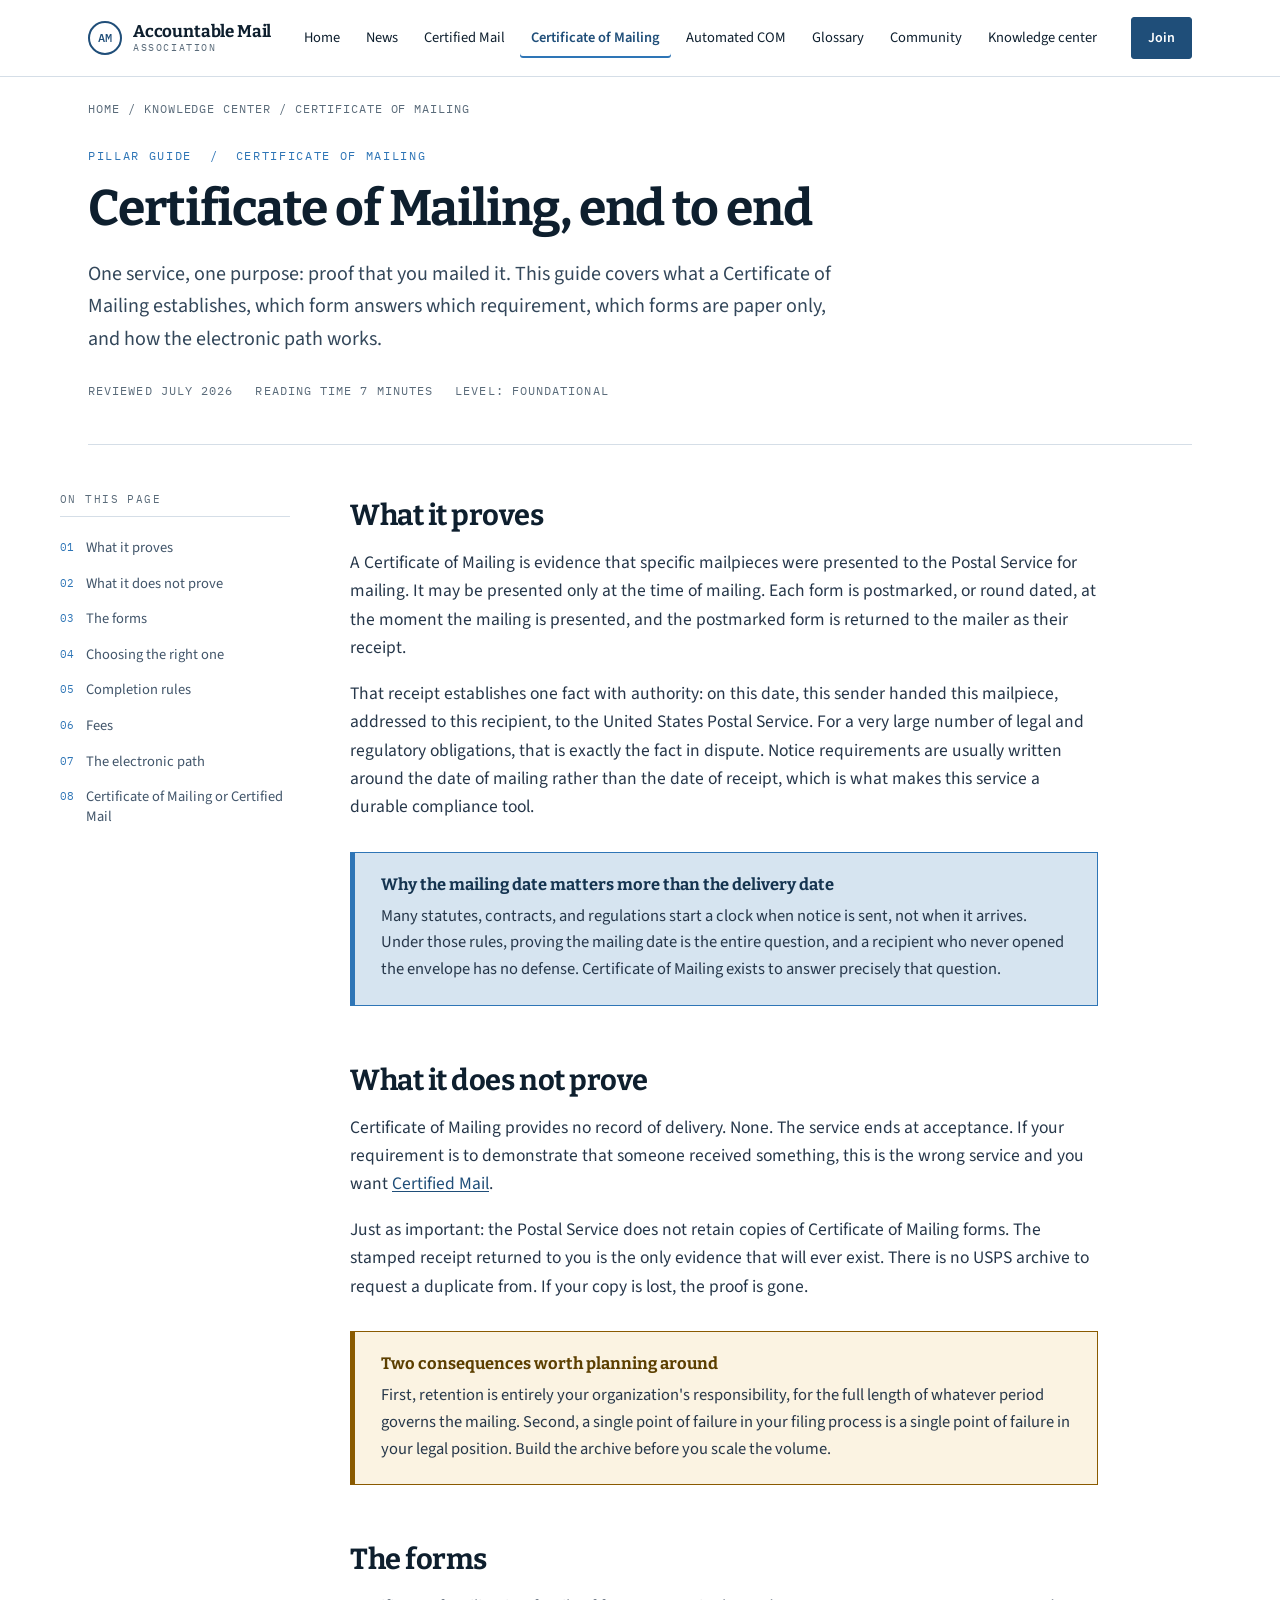
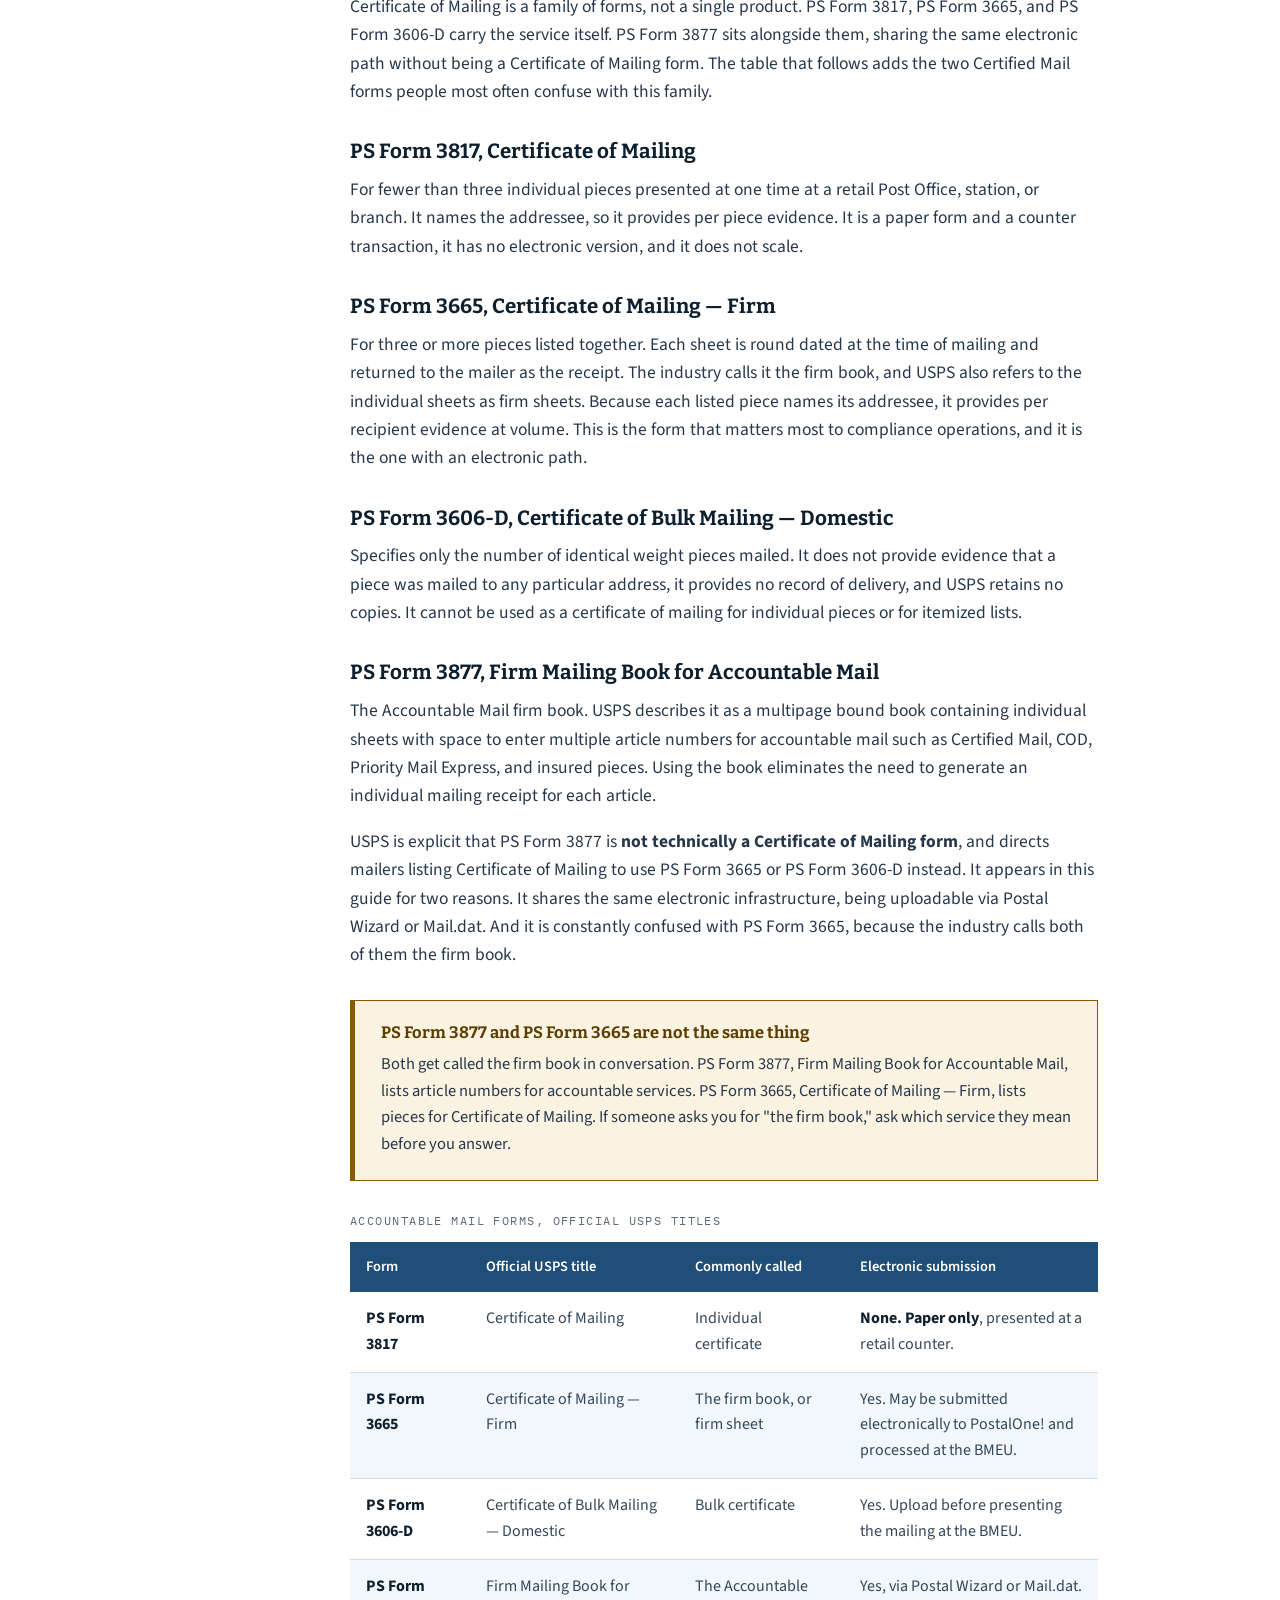
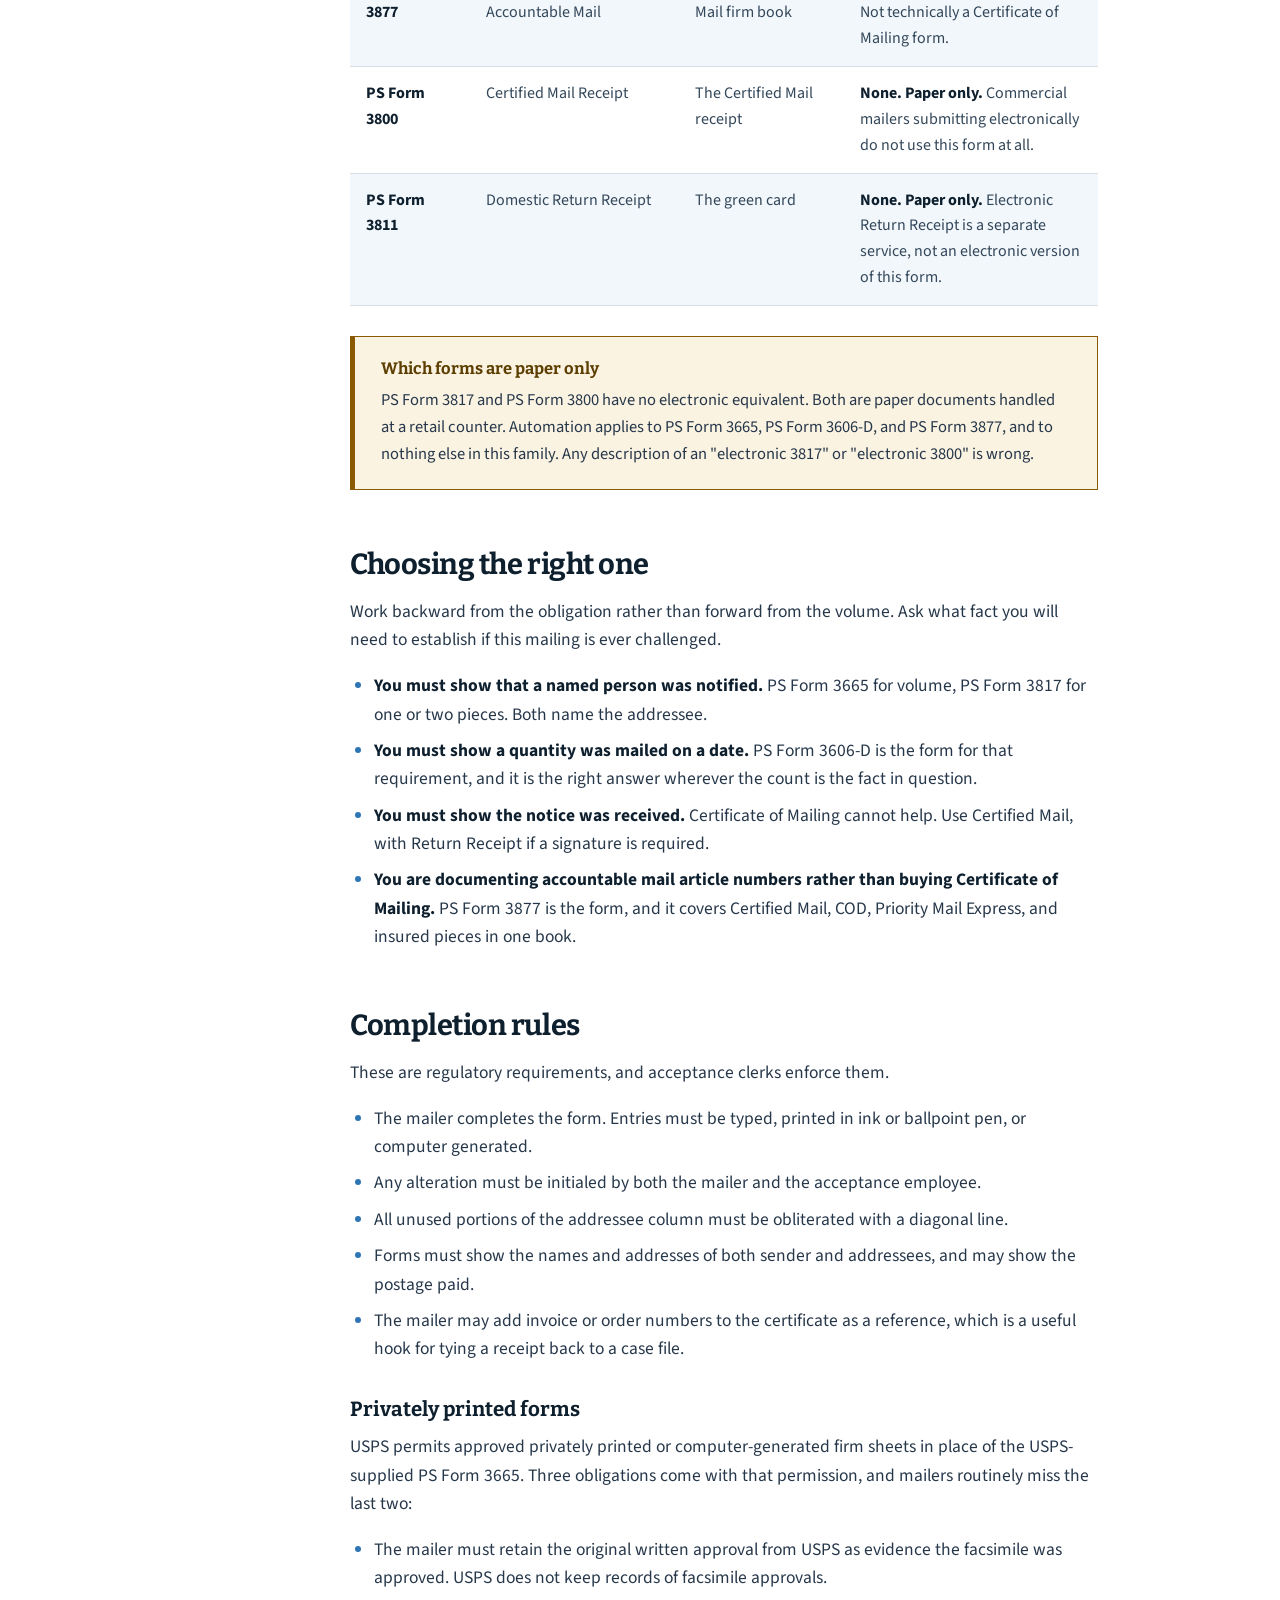
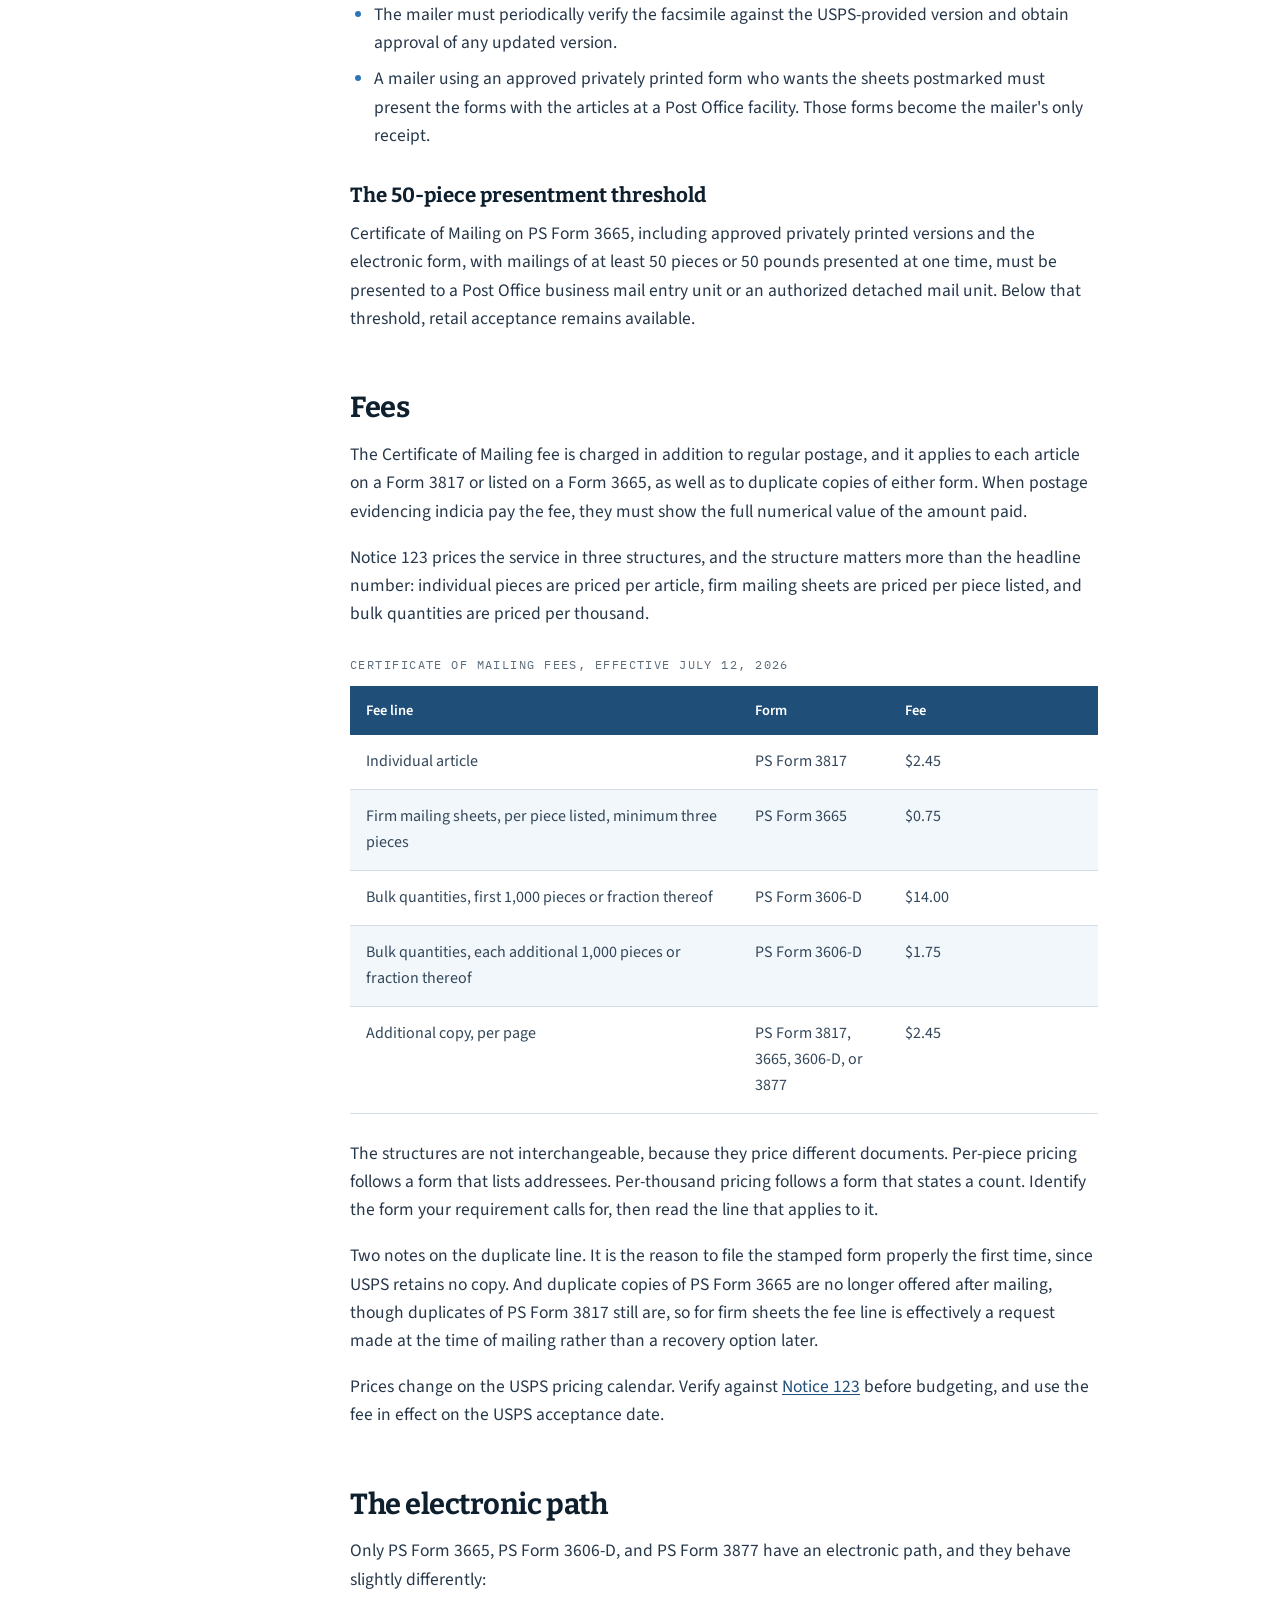
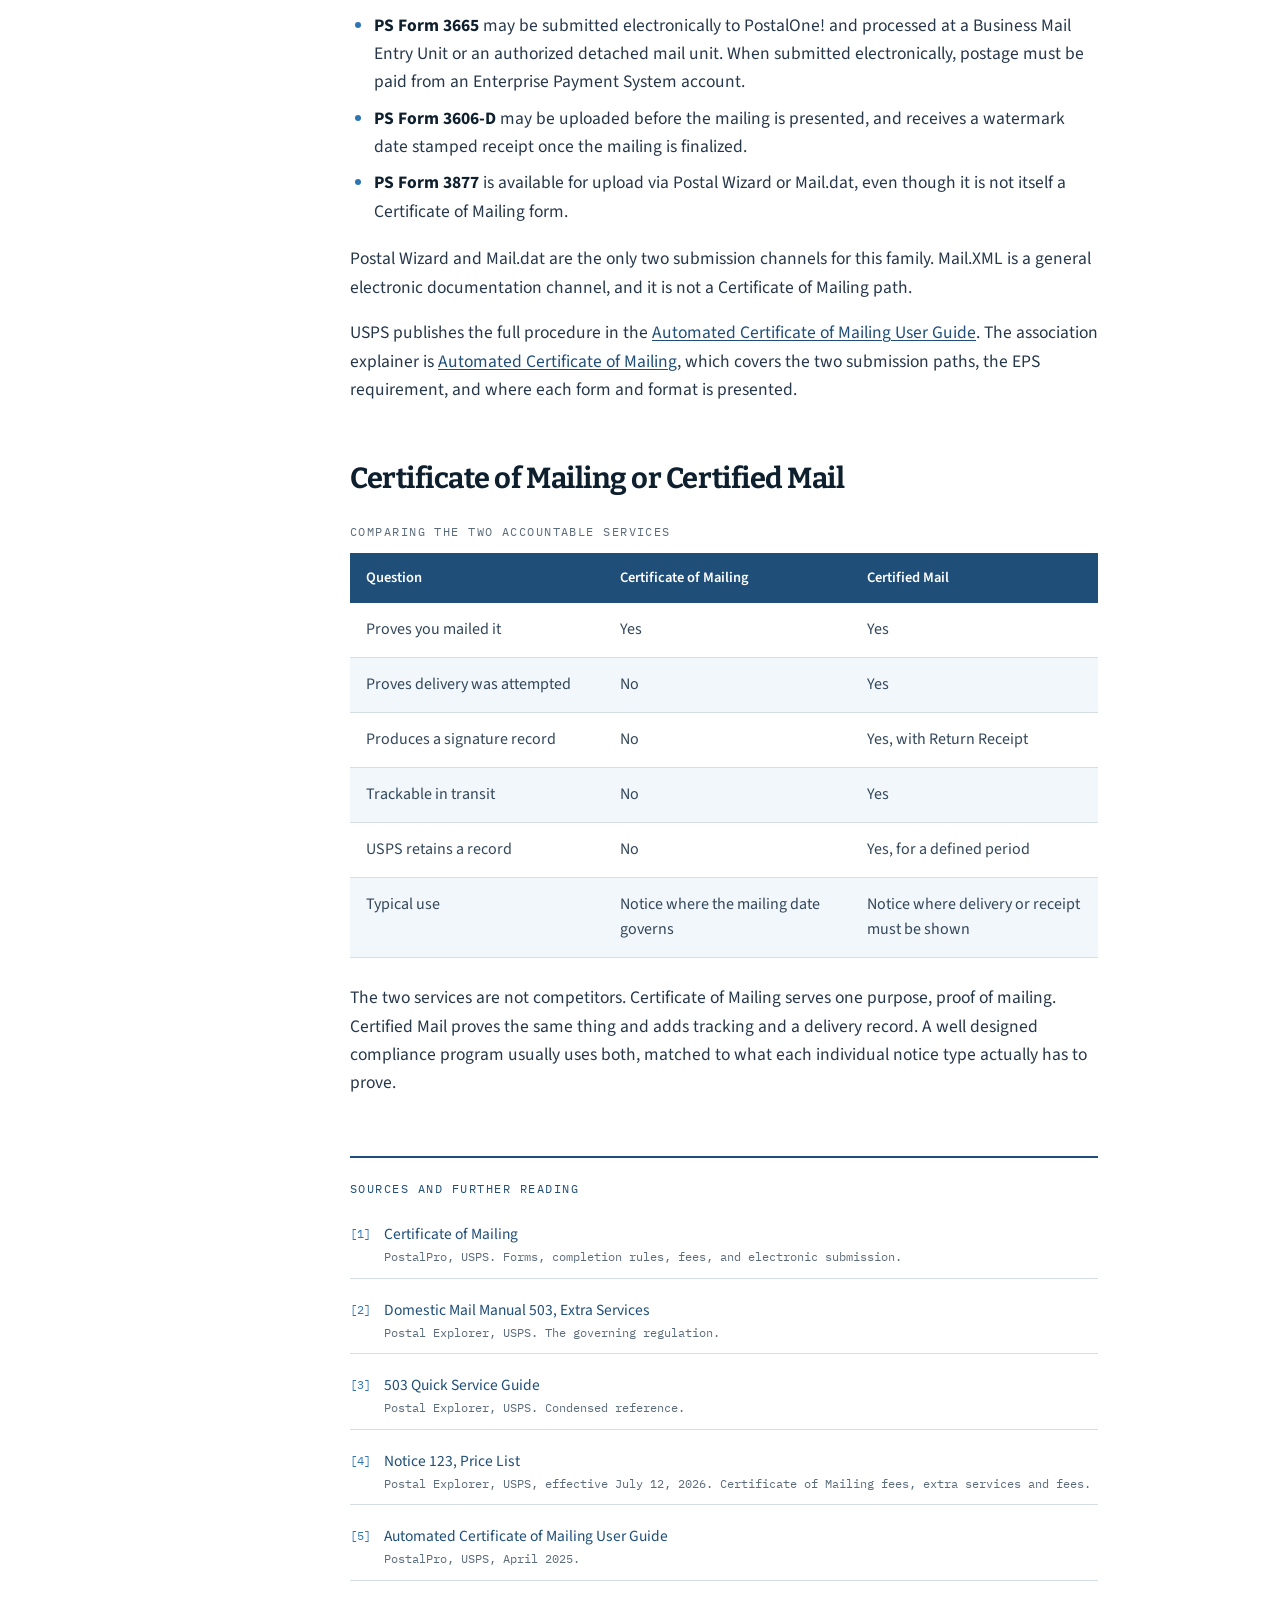
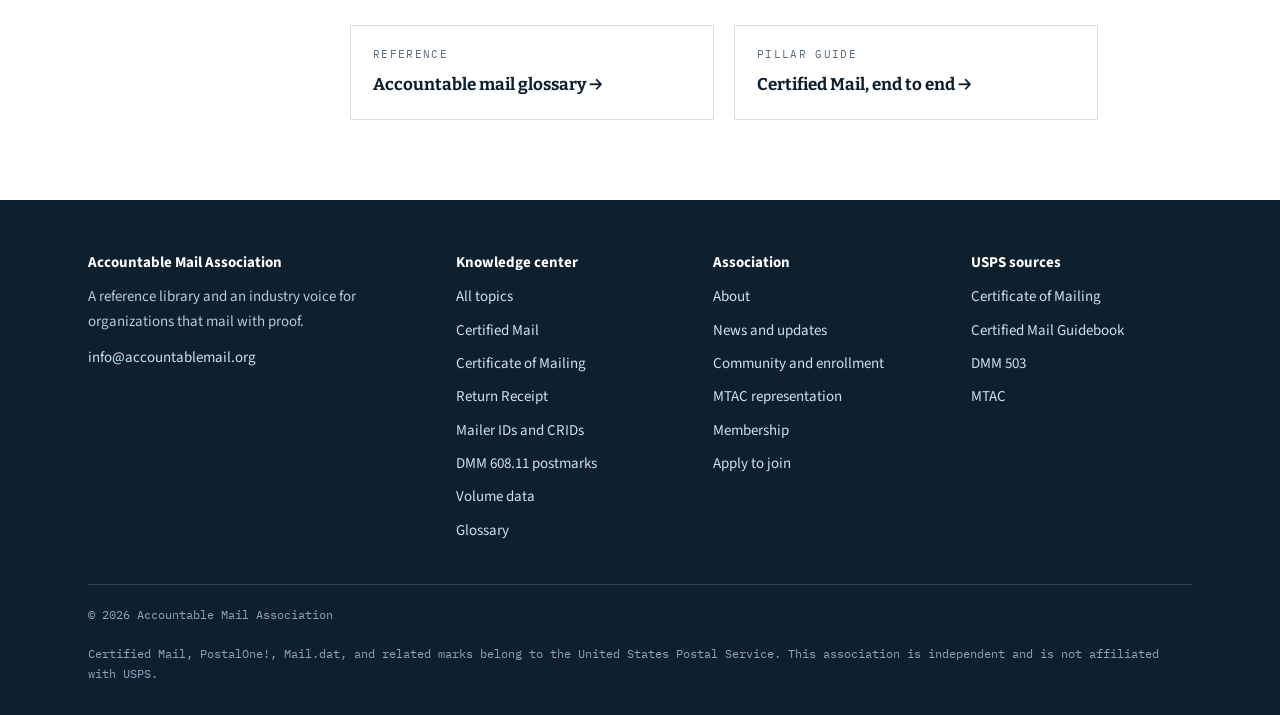
<file: certificate-of-mailing.html>
<!DOCTYPE html>
<html lang="en">
<head>
<meta charset="utf-8">
<meta name="viewport" content="width=device-width, initial-scale=1">
<title>Certificate of Mailing, end to end | Accountable Mail Association</title>
<meta name="description" content="What a Certificate of Mailing proves, official form titles for PS Form 3817, 3665, 3606-D, and 3877, which are paper only, completion rules, and fees.">
<link rel="canonical" href="https://accountablemail.org/certificate-of-mailing.html">
<meta property="og:type" content="article">
<meta property="og:site_name" content="Accountable Mail Association">
<meta property="og:locale" content="en_US">
<meta property="og:url" content="https://accountablemail.org/certificate-of-mailing.html">
<meta property="og:title" content="Certificate of Mailing, end to end | Accountable Mail Association">
<meta property="og:description" content="What a Certificate of Mailing proves, official form titles for PS Form 3817, 3665, 3606-D, and 3877, which are paper only, completion rules, and fees.">
<meta property="og:image" content="https://accountablemail.org/assets/share.png">
<meta property="og:image:width" content="1200">
<meta property="og:image:height" content="630">
<meta property="og:image:alt" content="Accountable Mail Association. Mailing with proof, explained against the USPS source.">
<meta name="twitter:card" content="summary_large_image">
<meta name="twitter:title" content="Certificate of Mailing, end to end | Accountable Mail Association">
<meta name="twitter:description" content="What a Certificate of Mailing proves, official form titles for PS Form 3817, 3665, 3606-D, and 3877, which are paper only, completion rules, and fees.">
<meta name="twitter:image" content="https://accountablemail.org/assets/share.png">
<link rel="preconnect" href="https://fonts.googleapis.com">
<link rel="preconnect" href="https://fonts.gstatic.com" crossorigin>
<link href="https://fonts.googleapis.com/css2?family=Bitter:wght@400;600;700&family=IBM+Plex+Mono:wght@400;500&family=Source+Sans+3:wght@400;600;700&display=swap" rel="stylesheet">
<link rel="stylesheet" href="assets/site.css">
</head>
<body>
<a class="skip" href="#main">Skip to content</a>

<header class="site">
  <div class="wrap bar">
    <a class="mark" href="index.html">
      <span class="glyph">AM</span>
      <span class="name">Accountable Mail<small>Association</small></span>
    </a>
    <nav class="main" aria-label="Primary">
      <a href="index.html">Home</a>
      <a href="news.html">News</a>
      <a href="certified-mail.html">Certified Mail</a>
      <a href="certificate-of-mailing.html" aria-current="page">Certificate of Mailing</a>
      <a href="automated-com.html">Automated COM</a>
      <a href="glossary.html">Glossary</a>
      <a href="community.html">Community</a>
      <a href="topics.html">Knowledge center</a>
      <a href="about.html">About</a>
    </nav>
    <a class="btn" href="about.html#join">Join</a>
  </div>
</header>

<main id="main">
  <div class="wrap">
    <p class="crumb"><a href="index.html">Home</a> / <a href="topics.html">Knowledge center</a> / Certificate of Mailing</p>
    <div class="article-head">
      <p class="eyebrow">Pillar guide &nbsp;/&nbsp; Certificate of Mailing</p>
      <h1>Certificate of Mailing, end to end</h1>
      <p class="lede">One service, one purpose: proof that you mailed it. This guide covers what a
        Certificate of Mailing establishes, which form answers which requirement, which forms are
        paper only, and how the electronic path works.</p>
      <div class="byline">
        <span>Reviewed July 2026</span>
        <span>Reading time 7 minutes</span>
        <span>Level: foundational</span>
      </div>
    </div>
  </div>

  <div class="wrap article-layout">
    <aside class="toc">
      <h4>On this page</h4>
      <ol>
        <li><a href="#proves">What it proves</a></li>
        <li><a href="#notprove">What it does not prove</a></li>
        <li><a href="#forms">The forms</a></li>
        <li><a href="#choosing">Choosing the right one</a></li>
        <li><a href="#rules">Completion rules</a></li>
        <li><a href="#fees">Fees</a></li>
        <li><a href="#electronic">The electronic path</a></li>
        <li><a href="#vs">Certificate of Mailing or Certified Mail</a></li>
      </ol>
    </aside>

    <article class="prose">

      <h2 id="proves">What it proves</h2>
      <p>A Certificate of Mailing is evidence that specific mailpieces were presented to the Postal
        Service for mailing. It may be presented only at the time of mailing. Each form is postmarked,
        or round dated, at the moment the mailing is presented, and the postmarked form is returned to
        the mailer as their receipt.</p>
      <p>That receipt establishes one fact with authority: on this date, this sender handed this
        mailpiece, addressed to this recipient, to the United States Postal Service. For a very large
        number of legal and regulatory obligations, that is exactly the fact in dispute. Notice
        requirements are usually written around the date of mailing rather than the date of receipt,
        which is what makes this service a durable compliance tool.</p>

      <div class="callout">
        <h4>Why the mailing date matters more than the delivery date</h4>
        <p>Many statutes, contracts, and regulations start a clock when notice is sent, not when it
          arrives. Under those rules, proving the mailing date is the entire question, and a
          recipient who never opened the envelope has no defense. Certificate of Mailing exists to
          answer precisely that question.</p>
      </div>

      <h2 id="notprove">What it does not prove</h2>
      <p>Certificate of Mailing provides no record of delivery. None. The service ends at
        acceptance. If your requirement is to demonstrate that someone received something, this is
        the wrong service and you want <a href="certified-mail.html">Certified Mail</a>.</p>
      <p>Just as important: the Postal Service does not retain copies of Certificate of Mailing
        forms. The stamped receipt returned to you is the only evidence that will ever exist. There
        is no USPS archive to request a duplicate from. If your copy is lost, the proof is gone.</p>

      <div class="callout warn">
        <h4>Two consequences worth planning around</h4>
        <p>First, retention is entirely your organization's responsibility, for the full length of
          whatever period governs the mailing. Second, a single point of failure in your filing
          process is a single point of failure in your legal position. Build the archive before you
          scale the volume.</p>
      </div>

      <h2 id="forms">The forms</h2>
      <p>Certificate of Mailing is a family of forms, not a single product. PS Form 3817, PS Form 3665, and
        PS Form 3606-D carry the service itself. PS Form 3877 sits alongside them, sharing the same
        electronic path without being a Certificate of Mailing form. The table that follows adds the
        two Certified Mail forms people most often confuse with this family.</p>

      <h3>PS Form 3817, Certificate of Mailing</h3>
      <p>For fewer than three individual pieces presented at one time at a retail Post Office,
        station, or branch. It names the addressee, so it provides per piece evidence. It is a paper
        form and a counter transaction, it has no electronic version, and it does not scale.</p>

      <h3>PS Form 3665, Certificate of Mailing &mdash; Firm</h3>
      <p>For three or more pieces listed together. Each sheet is round dated at the time of mailing
        and returned to the mailer as the receipt. The industry calls it the firm book, and USPS also
        refers to the individual sheets as firm sheets. Because each listed piece names its addressee,
        it provides per recipient evidence at volume. This is the form that matters most to compliance
        operations, and it is the one with an electronic path.</p>

      <h3>PS Form 3606-D, Certificate of Bulk Mailing &mdash; Domestic</h3>
      <p>Specifies only the number of identical weight pieces mailed. It does not provide evidence
        that a piece was mailed to any particular address, it provides no record of delivery, and
        USPS retains no copies. It cannot be used as a certificate of mailing for individual pieces
        or for itemized lists.</p>

      <h3>PS Form 3877, Firm Mailing Book for Accountable Mail</h3>
      <p>The Accountable Mail firm book. USPS describes it as a multipage bound book containing
        individual sheets with space to enter multiple article numbers for accountable mail such as
        Certified Mail, COD, Priority Mail Express, and insured pieces. Using the book eliminates the
        need to generate an individual mailing receipt for each article.</p>
      <p>USPS is explicit that PS Form 3877 is <strong>not technically a Certificate of Mailing
        form</strong>, and directs mailers listing Certificate of Mailing to use PS Form 3665 or
        PS Form 3606-D instead. It appears in this guide for two reasons. It shares the same
        electronic infrastructure, being uploadable via Postal Wizard or Mail.dat. And it is
        constantly confused with PS Form 3665, because the industry calls both of them the firm
        book.</p>

      <div class="callout warn">
        <h4>PS Form 3877 and PS Form 3665 are not the same thing</h4>
        <p>Both get called the firm book in conversation. PS Form 3877, Firm Mailing Book for
          Accountable Mail, lists article numbers for accountable services. PS Form 3665, Certificate
          of Mailing &mdash; Firm, lists pieces for Certificate of Mailing. If someone asks you for
          "the firm book," ask which service they mean before you answer.</p>
      </div>

      <table>
        <caption>Accountable mail forms, official USPS titles</caption>
        <thead>
          <tr>
            <th scope="col" style="width:16%">Form</th>
            <th scope="col" style="width:28%">Official USPS title</th>
            <th scope="col" style="width:22%">Commonly called</th>
            <th scope="col" style="width:34%">Electronic submission</th>
          </tr>
        </thead>
        <tbody>
          <tr>
            <td><strong>PS Form 3817</strong></td>
            <td>Certificate of Mailing</td>
            <td>Individual certificate</td>
            <td><strong>None. Paper only</strong>, presented at a retail counter.</td>
          </tr>
          <tr>
            <td><strong>PS Form 3665</strong></td>
            <td>Certificate of Mailing &mdash; Firm</td>
            <td>The firm book, or firm sheet</td>
            <td>Yes. May be submitted electronically to PostalOne! and processed at the BMEU.</td>
          </tr>
          <tr>
            <td><strong>PS Form 3606-D</strong></td>
            <td>Certificate of Bulk Mailing &mdash; Domestic</td>
            <td>Bulk certificate</td>
            <td>Yes. Upload before presenting the mailing at the BMEU.</td>
          </tr>
          <tr>
            <td><strong>PS Form 3877</strong></td>
            <td>Firm Mailing Book for Accountable Mail</td>
            <td>The Accountable Mail firm book</td>
            <td>Yes, via Postal Wizard or Mail.dat. Not technically a Certificate of Mailing form.</td>
          </tr>
          <tr>
            <td><strong>PS Form 3800</strong></td>
            <td>Certified Mail Receipt</td>
            <td>The Certified Mail receipt</td>
            <td><strong>None. Paper only.</strong> Commercial mailers submitting electronically do not use this form at all.</td>
          </tr>
          <tr>
            <td><strong>PS Form 3811</strong></td>
            <td>Domestic Return Receipt</td>
            <td>The green card</td>
            <td><strong>None. Paper only.</strong> Electronic Return Receipt is a separate service, not an electronic version of this form.</td>
          </tr>
        </tbody>
      </table>

      <div class="callout warn">
        <h4>Which forms are paper only</h4>
        <p>PS Form 3817 and PS Form 3800 have no electronic equivalent. Both are paper documents
          handled at a retail counter. Automation applies to PS Form 3665, PS Form 3606-D, and
          PS Form 3877, and to nothing else in this family. Any description of an "electronic 3817"
          or "electronic 3800" is wrong.</p>
      </div>

      <h2 id="choosing">Choosing the right one</h2>
      <p>Work backward from the obligation rather than forward from the volume. Ask what fact you
        will need to establish if this mailing is ever challenged.</p>
      <ul>
        <li><strong>You must show that a named person was notified.</strong> PS Form 3665 for volume,
          PS Form 3817 for one or two pieces. Both name the addressee.</li>
        <li><strong>You must show a quantity was mailed on a date.</strong> PS Form 3606-D is the
          form for that requirement, and it is the right answer wherever the count is the fact in
          question.</li>
        <li><strong>You must show the notice was received.</strong> Certificate of Mailing cannot
          help. Use Certified Mail, with Return Receipt if a signature is required.</li>
        <li><strong>You are documenting accountable mail article numbers rather than buying
          Certificate of Mailing.</strong> PS Form 3877 is the form, and it covers Certified Mail,
          COD, Priority Mail Express, and insured pieces in one book.</li>
      </ul>

      <h2 id="rules">Completion rules</h2>
      <p>These are regulatory requirements, and acceptance clerks enforce them.</p>
      <ul>
        <li>The mailer completes the form. Entries must be typed, printed in ink or ballpoint pen, or
          computer generated.</li>
        <li>Any alteration must be initialed by both the mailer and the acceptance employee.</li>
        <li>All unused portions of the addressee column must be obliterated with a diagonal line.</li>
        <li>Forms must show the names and addresses of both sender and addressees, and may show the
          postage paid.</li>
        <li>The mailer may add invoice or order numbers to the certificate as a reference, which is a
          useful hook for tying a receipt back to a case file.</li>
      </ul>

      <h3>Privately printed forms</h3>
      <p>USPS permits approved privately printed or computer-generated firm sheets in place of the
        USPS-supplied PS Form 3665. Three obligations come with that permission, and mailers
        routinely miss the last two:</p>
      <ul>
        <li>The mailer must retain the original written approval from USPS as evidence the facsimile
          was approved. USPS does not keep records of facsimile approvals.</li>
        <li>The mailer must periodically verify the facsimile against the USPS-provided version and
          obtain approval of any updated version.</li>
        <li>A mailer using an approved privately printed form who wants the sheets postmarked must
          present the forms with the articles at a Post Office facility. Those forms become the
          mailer's only receipt.</li>
      </ul>

      <h3>The 50-piece presentment threshold</h3>
      <p>Certificate of Mailing on PS Form 3665, including approved privately printed versions and
        the electronic form, with mailings of at least 50 pieces or 50 pounds presented at one time,
        must be presented to a Post Office business mail entry unit or an authorized detached mail
        unit. Below that threshold, retail acceptance remains available.</p>

      <h2 id="fees">Fees</h2>
      <p>The Certificate of Mailing fee is charged in addition to regular postage, and it applies to
        each article on a Form 3817 or listed on a Form 3665, as well as to duplicate copies of
        either form. When postage evidencing indicia pay the fee, they must show the full numerical
        value of the amount paid.</p>

      <p>Notice 123 prices the service in three structures, and the structure matters more than the
        headline number: individual pieces are priced per article, firm mailing sheets are priced per
        piece listed, and bulk quantities are priced per thousand.</p>

      <table>
        <caption>Certificate of Mailing fees, effective July 12, 2026</caption>
        <thead>
          <tr>
            <th scope="col" style="width:52%">Fee line</th>
            <th scope="col" style="width:20%">Form</th>
            <th scope="col" style="width:28%">Fee</th>
          </tr>
        </thead>
        <tbody>
          <tr><td>Individual article</td><td>PS Form 3817</td><td>$2.45</td></tr>
          <tr><td>Firm mailing sheets, per piece listed, minimum three pieces</td><td>PS Form 3665</td><td>$0.75</td></tr>
          <tr><td>Bulk quantities, first 1,000 pieces or fraction thereof</td><td>PS Form 3606-D</td><td>$14.00</td></tr>
          <tr><td>Bulk quantities, each additional 1,000 pieces or fraction thereof</td><td>PS Form 3606-D</td><td>$1.75</td></tr>
          <tr><td>Additional copy, per page</td><td>PS Form 3817, 3665, 3606-D, or 3877</td><td>$2.45</td></tr>
        </tbody>
      </table>

      <p>The structures are not interchangeable, because they price different documents. Per-piece
        pricing follows a form that lists addressees. Per-thousand pricing follows a form that states
        a count. Identify the form your requirement calls for, then read the line that applies to
        it.</p>

      <p>Two notes on the duplicate line. It is the reason to file the stamped form properly the
        first time, since USPS retains no copy. And duplicate copies of PS Form 3665 are no longer
        offered after mailing, though duplicates of PS Form 3817 still are, so for firm sheets the
        fee line is effectively a request made at the time of mailing rather than a recovery option
        later.</p>

      <p class="note">Prices change on the USPS pricing calendar. Verify against
        <a href="https://pe.usps.com/text/dmm300/Notice123.htm" target="_blank" rel="noopener">Notice 123</a>
        before budgeting, and use the fee in effect on the USPS acceptance date.</p>

      <h2 id="electronic">The electronic path</h2>
      <p>Only PS Form 3665, PS Form 3606-D, and PS Form 3877 have an electronic path, and they
        behave slightly differently:</p>
      <ul>
        <li><strong>PS Form 3665</strong> may be submitted electronically to PostalOne! and processed
          at a Business Mail Entry Unit or an authorized detached mail unit. When submitted
          electronically, postage must be paid from an Enterprise Payment System account.</li>
        <li><strong>PS Form 3606-D</strong> may be uploaded before the mailing is presented, and
          receives a watermark date stamped receipt once the mailing is finalized.</li>
        <li><strong>PS Form 3877</strong> is available for upload via Postal Wizard or Mail.dat, even
          though it is not itself a Certificate of Mailing form.</li>
      </ul>
      <p>Postal Wizard and Mail.dat are the only two submission channels for this family.
        Mail.XML is a general electronic documentation channel, and it is not a Certificate of Mailing path.</p>
      <p>USPS publishes the full procedure in the
        <a href="https://postalpro.usps.com/automatedcomuserguide" target="_blank" rel="noopener">Automated
        Certificate of Mailing User Guide</a>. The association explainer is
        <a href="automated-com.html">Automated Certificate of Mailing</a>, which covers the two
        submission paths, the EPS requirement, and where each form and format is presented.</p>

      <h2 id="vs">Certificate of Mailing or Certified Mail</h2>
      <table>
        <caption>Comparing the two accountable services</caption>
        <thead>
          <tr><th scope="col" style="width:34%">Question</th><th scope="col" style="width:33%">Certificate of Mailing</th><th scope="col" style="width:33%">Certified Mail</th></tr>
        </thead>
        <tbody>
          <tr><td>Proves you mailed it</td><td>Yes</td><td>Yes</td></tr>
          <tr><td>Proves delivery was attempted</td><td>No</td><td>Yes</td></tr>
          <tr><td>Produces a signature record</td><td>No</td><td>Yes, with Return Receipt</td></tr>
          <tr><td>Trackable in transit</td><td>No</td><td>Yes</td></tr>
          <tr><td>USPS retains a record</td><td>No</td><td>Yes, for a defined period</td></tr>
          <tr><td>Typical use</td><td>Notice where the mailing date governs</td><td>Notice where delivery or receipt must be shown</td></tr>
        </tbody>
      </table>
      <p>The two services are not competitors. Certificate of Mailing serves one purpose, proof of
        mailing. Certified Mail proves the same thing and adds tracking and a delivery record. A well
        designed compliance program usually uses both, matched to what each individual notice type
        actually has to prove.</p>

      <div class="sources">
        <h4>Sources and further reading</h4>
        <ol>
          <li><a href="https://postalpro.usps.com/com" target="_blank" rel="noopener">Certificate of Mailing</a>
            <span>PostalPro, USPS. Forms, completion rules, fees, and electronic submission.</span></li>
          <li><a href="https://pe.usps.com/text/dmm300/503.htm" target="_blank" rel="noopener">Domestic Mail Manual 503, Extra Services</a>
            <span>Postal Explorer, USPS. The governing regulation.</span></li>
          <li><a href="https://pe.usps.com/text/qsg300/Q503.htm" target="_blank" rel="noopener">503 Quick Service Guide</a>
            <span>Postal Explorer, USPS. Condensed reference.</span></li>
          <li><a href="https://pe.usps.com/text/dmm300/Notice123.htm" target="_blank" rel="noopener">Notice 123, Price List</a>
            <span>Postal Explorer, USPS, effective July 12, 2026. Certificate of Mailing fees, extra services and fees.</span></li>
          <li><a href="https://postalpro.usps.com/automatedcomuserguide" target="_blank" rel="noopener">Automated Certificate of Mailing User Guide</a>
            <span>PostalPro, USPS, April 2025.</span></li>
        </ol>
      </div>

      <div class="next-up">
        <a href="glossary.html"><span>Reference</span><strong>Accountable mail glossary &rarr;</strong></a>
        <a href="certified-mail.html"><span>Pillar guide</span><strong>Certified Mail, end to end &rarr;</strong></a>
      </div>
    </article>
  </div>
</main>

<footer class="site">
  <div class="wrap">
    <div class="fgrid">
      <div>
        <h4>Accountable Mail Association</h4>
        <p style="margin:0 0 12px">A reference library and an industry voice for organizations that
          mail with proof.</p>
        <p style="margin:0"><a href="mailto:info@accountablemail.org">info@accountablemail.org</a></p>
      </div>
      <div>
        <h4>Knowledge center</h4>
        <ul>
          <li><a href="topics.html">All topics</a></li>
          <li><a href="certified-mail.html">Certified Mail</a></li>
          <li><a href="certificate-of-mailing.html">Certificate of Mailing</a></li>
          <li><a href="return-receipt.html">Return Receipt</a></li>
          <li><a href="mailer-id-crid.html">Mailer IDs and CRIDs</a></li>
          <li><a href="postmarks.html">DMM 608.11 postmarks</a></li>
          <li><a href="certified-mail-volume.html">Volume data</a></li>
          <li><a href="glossary.html">Glossary</a></li>
        </ul>
      </div>
      <div>
        <h4>Association</h4>
        <ul>
          <li><a href="about.html">About</a></li>
          <li><a href="news.html">News and updates</a></li>
          <li><a href="community.html">Community and enrollment</a></li>
          <li><a href="about.html#mtac">MTAC representation</a></li>
          <li><a href="about.html#membership">Membership</a></li>
          <li><a href="about.html#join">Apply to join</a></li>
        </ul>
      </div>
      <div>
        <h4>USPS sources</h4>
        <ul>
          <li><a href="https://postalpro.usps.com/com" target="_blank" rel="noopener">Certificate of Mailing</a></li>
          <li><a href="https://postalpro.usps.com/certified-mail-guidebook" target="_blank" rel="noopener">Certified Mail Guidebook</a></li>
          <li><a href="https://pe.usps.com/text/dmm300/503.htm" target="_blank" rel="noopener">DMM 503</a></li>
          <li><a href="https://postalpro.usps.com/mtac" target="_blank" rel="noopener">MTAC</a></li>
        </ul>
      </div>
    </div>
    <div class="legal">
      <span>&copy; 2026 Accountable Mail Association</span>
      <span>Certified Mail, PostalOne!, Mail.dat, and related marks belong to the United States Postal Service. This association is independent and is not affiliated with USPS.</span>
    </div>
  </div>
</footer>

</body>
</html>
</file>
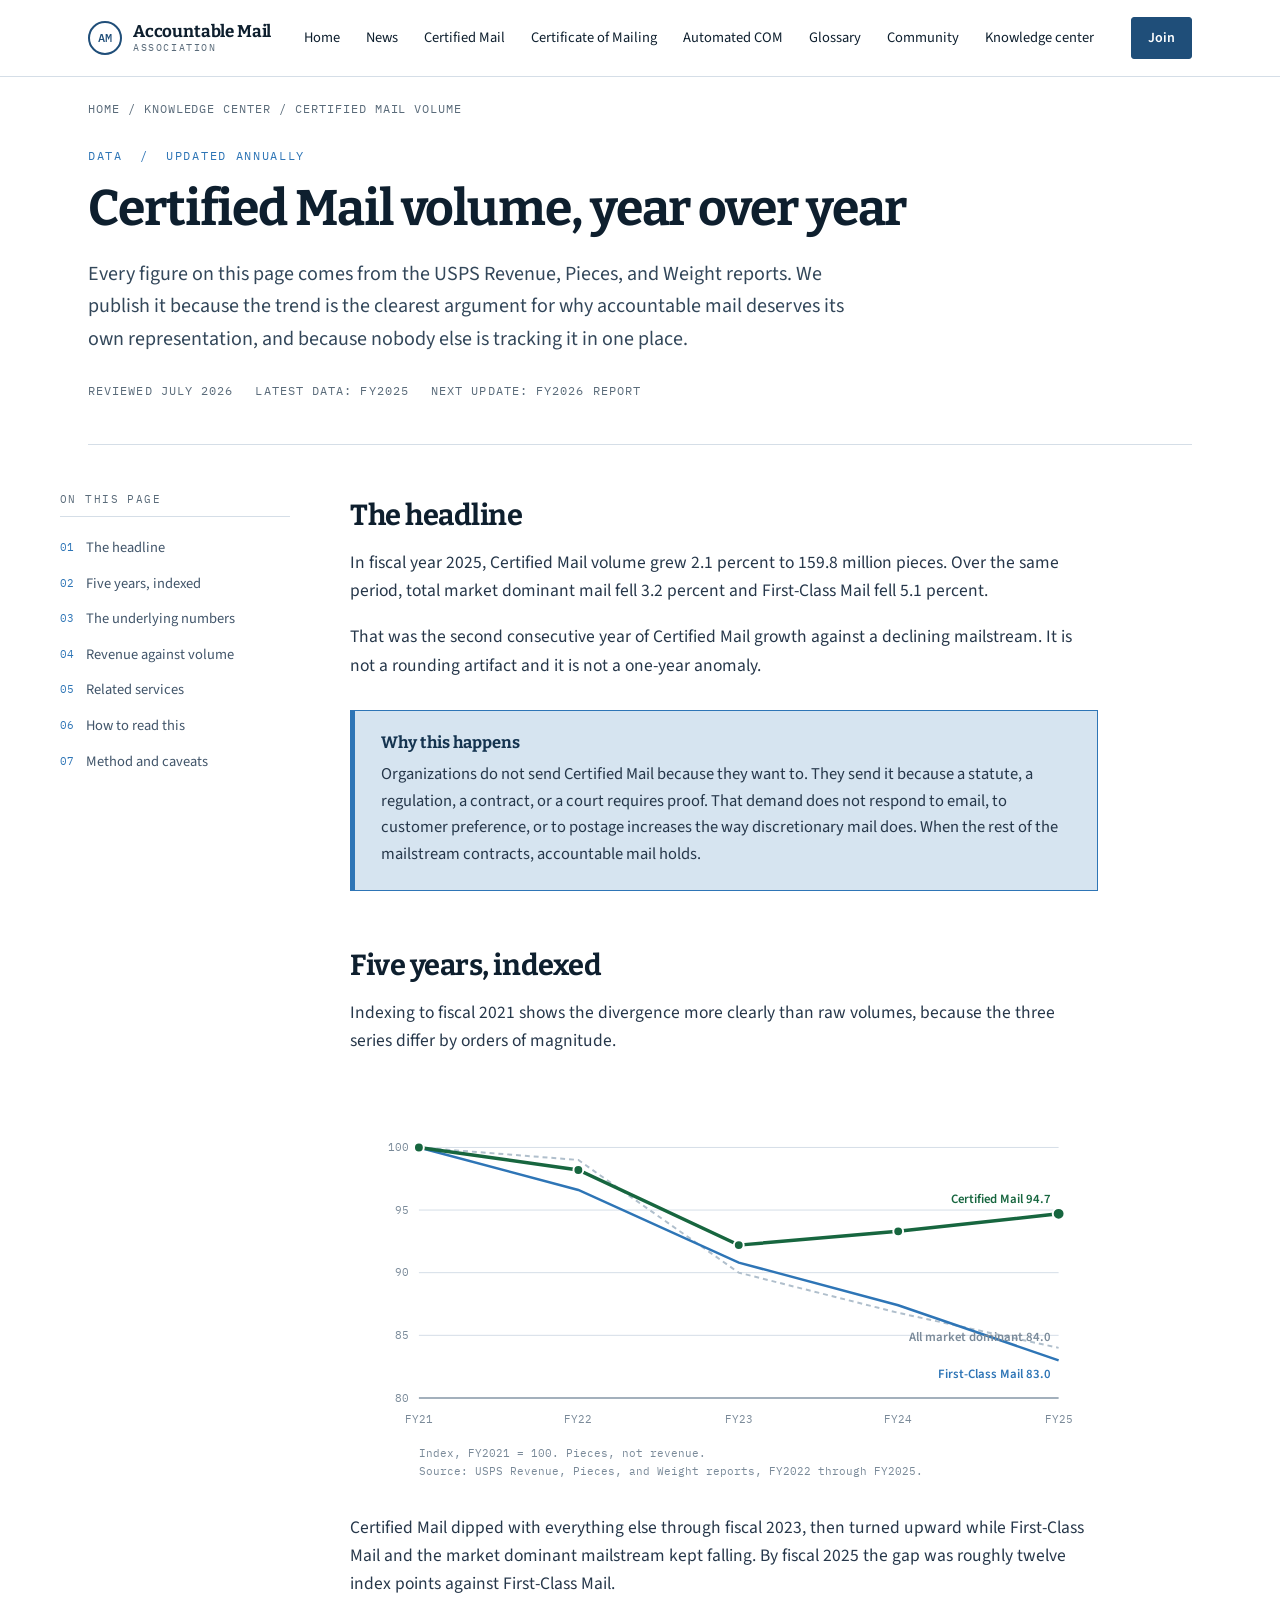
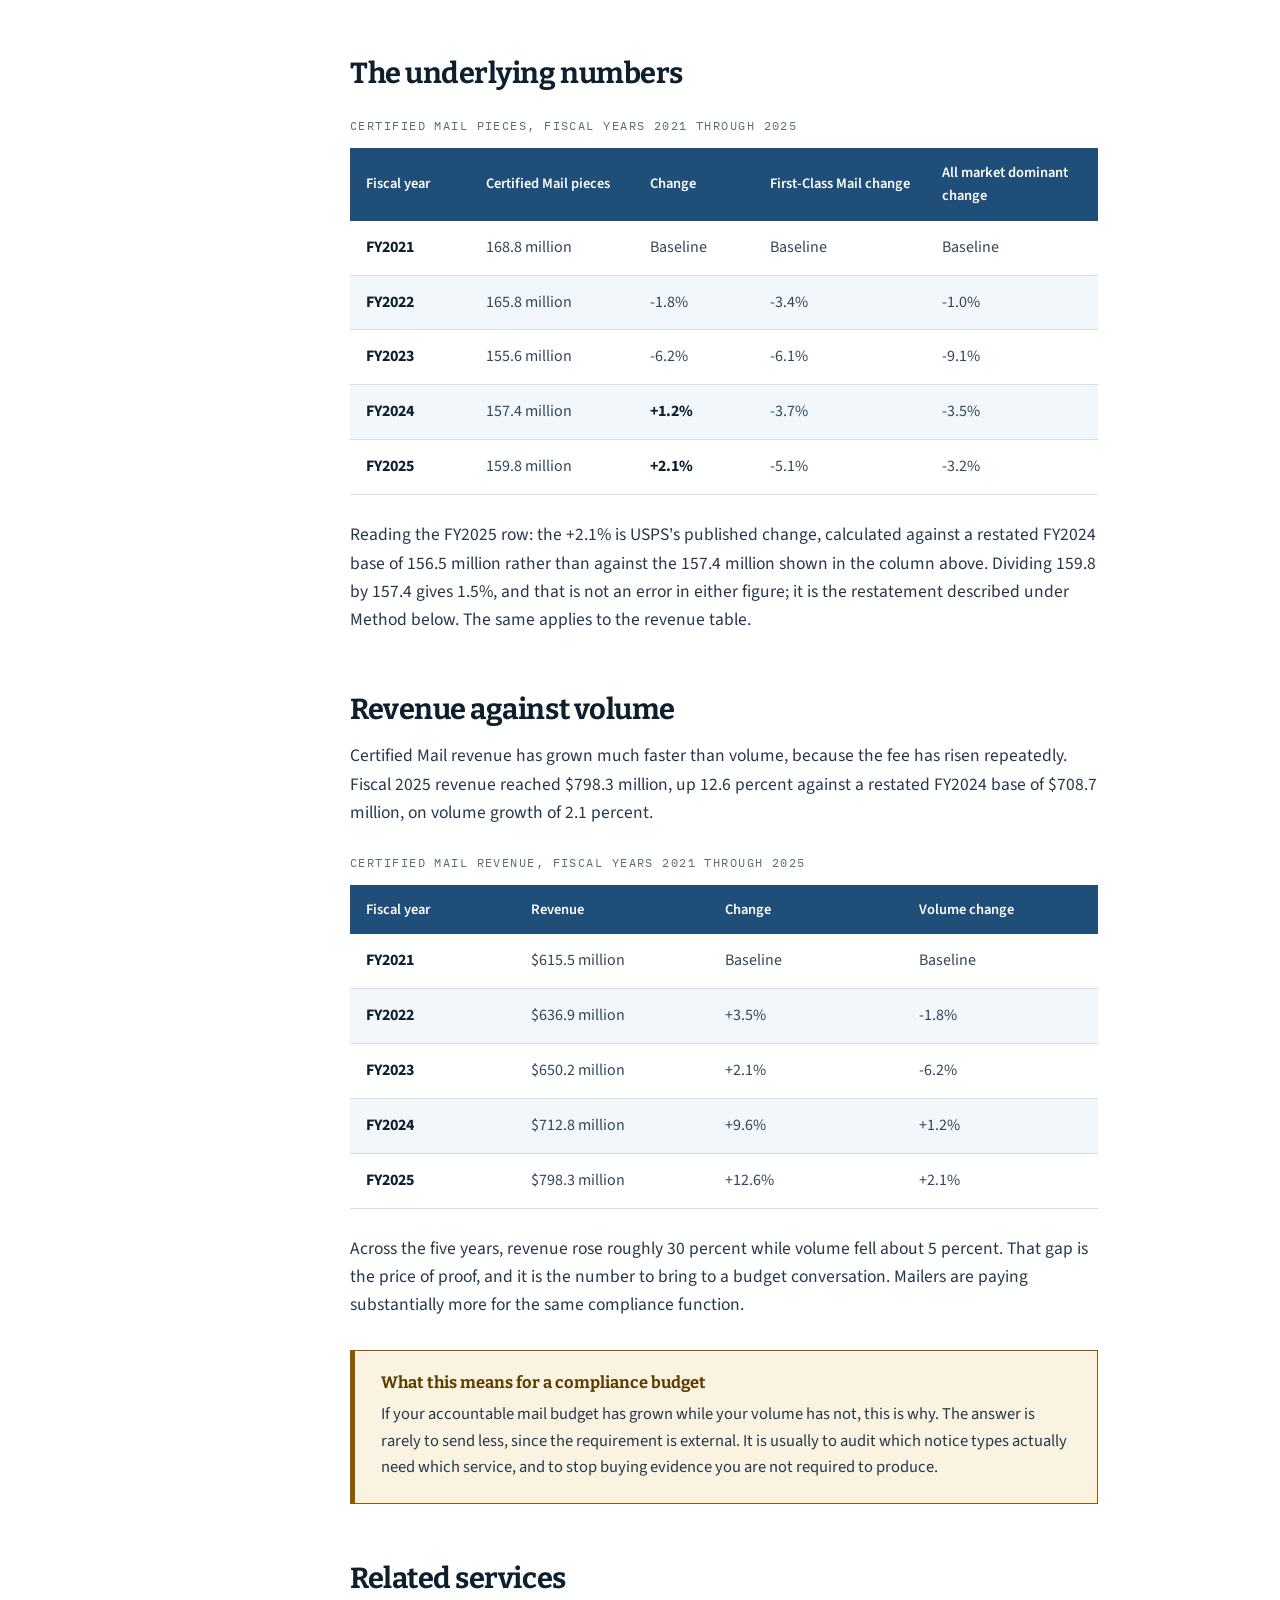
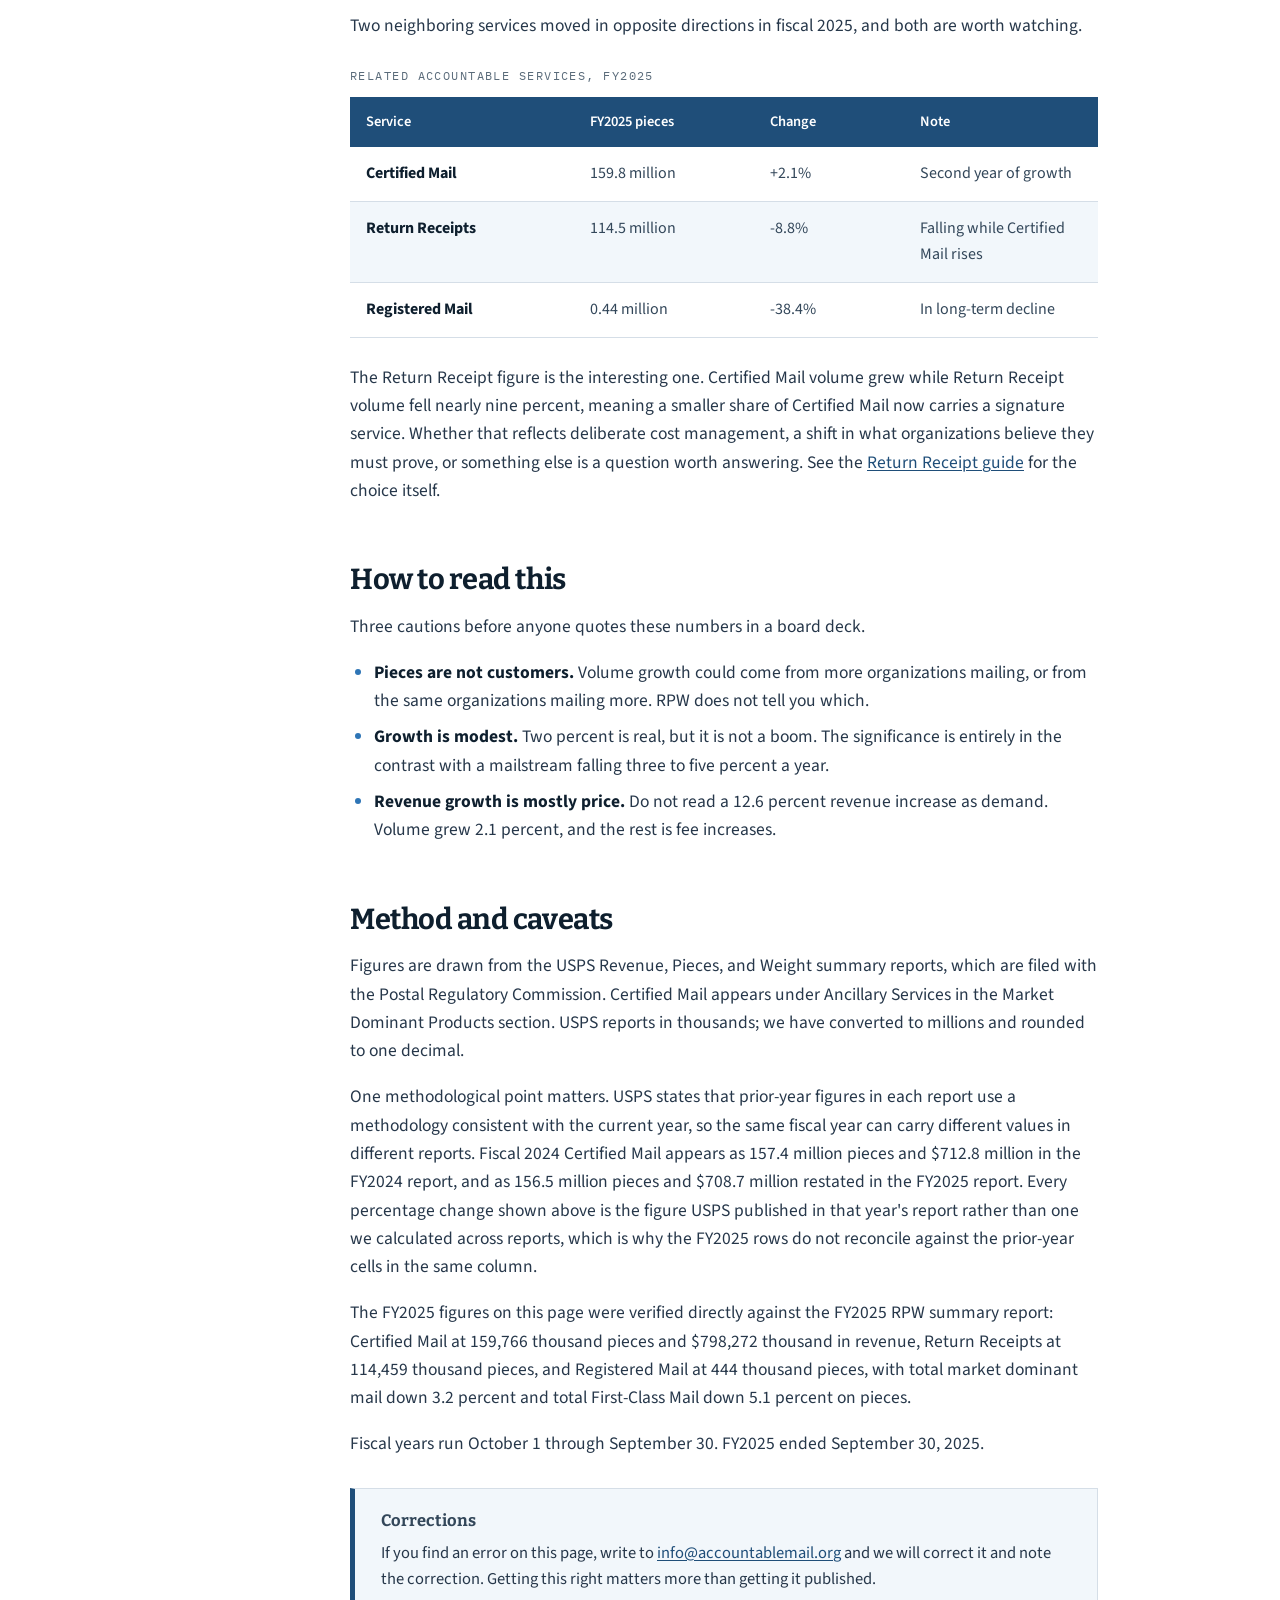
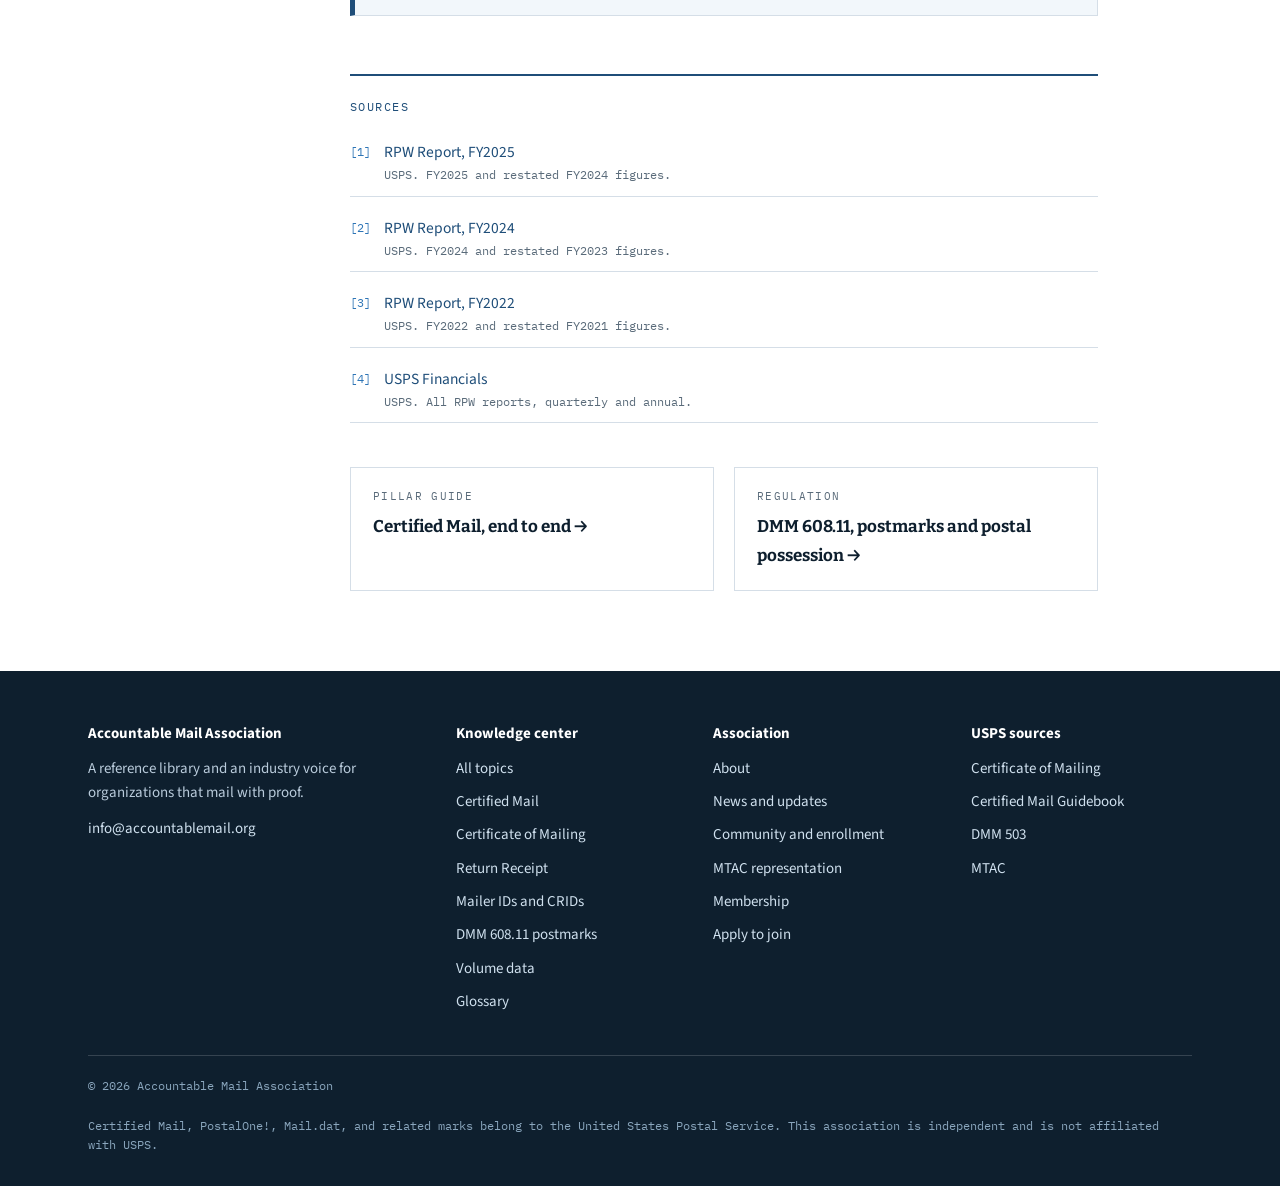
<file: certified-mail-volume.html>
<!DOCTYPE html>
<html lang="en">
<head>
<meta charset="utf-8">
<meta name="viewport" content="width=device-width, initial-scale=1">
<title>Certified Mail volume, year over year | Accountable Mail Association</title>
<meta name="description" content="Certified Mail volume grew 2.1 percent in FY2025 to 159.8 million pieces while First-Class Mail fell 5.1 percent. Five years of USPS RPW data, charted and explained.">
<link rel="canonical" href="https://accountablemail.org/certified-mail-volume.html">
<meta property="og:type" content="article">
<meta property="og:site_name" content="Accountable Mail Association">
<meta property="og:locale" content="en_US">
<meta property="og:url" content="https://accountablemail.org/certified-mail-volume.html">
<meta property="og:title" content="Certified Mail volume, year over year | Accountable Mail Association">
<meta property="og:description" content="Certified Mail volume grew 2.1 percent in FY2025 to 159.8 million pieces while First-Class Mail fell 5.1 percent. Five years of USPS RPW data, charted and explained.">
<meta property="og:image" content="https://accountablemail.org/assets/share.png">
<meta property="og:image:width" content="1200">
<meta property="og:image:height" content="630">
<meta property="og:image:alt" content="Accountable Mail Association. Mailing with proof, explained against the USPS source.">
<meta name="twitter:card" content="summary_large_image">
<meta name="twitter:title" content="Certified Mail volume, year over year | Accountable Mail Association">
<meta name="twitter:description" content="Certified Mail volume grew 2.1 percent in FY2025 to 159.8 million pieces while First-Class Mail fell 5.1 percent. Five years of USPS RPW data, charted and explained.">
<meta name="twitter:image" content="https://accountablemail.org/assets/share.png">
<link rel="preconnect" href="https://fonts.googleapis.com">
<link rel="preconnect" href="https://fonts.gstatic.com" crossorigin>
<link href="https://fonts.googleapis.com/css2?family=Bitter:wght@400;600;700&family=IBM+Plex+Mono:wght@400;500&family=Source+Sans+3:wght@400;600;700&display=swap" rel="stylesheet">
<link rel="stylesheet" href="assets/site.css">
</head>
<body>
<a class="skip" href="#main">Skip to content</a>

<header class="site">
  <div class="wrap bar">
    <a class="mark" href="index.html">
      <span class="glyph">AM</span>
      <span class="name">Accountable Mail<small>Association</small></span>
    </a>
    <nav class="main" aria-label="Primary">
      <a href="index.html">Home</a>
      <a href="news.html">News</a>
      <a href="certified-mail.html">Certified Mail</a>
      <a href="certificate-of-mailing.html">Certificate of Mailing</a>
      <a href="automated-com.html">Automated COM</a>
      <a href="glossary.html">Glossary</a>
      <a href="community.html">Community</a>
      <a href="topics.html">Knowledge center</a>
      <a href="about.html">About</a>
    </nav>
    <a class="btn" href="about.html#join">Join</a>
  </div>
</header>

<main id="main">
  <div class="wrap">
    <p class="crumb"><a href="index.html">Home</a> / <a href="topics.html">Knowledge center</a> / Certified Mail volume</p>
    <div class="article-head">
      <p class="eyebrow">Data &nbsp;/&nbsp; Updated annually</p>
      <h1>Certified Mail volume, year over year</h1>
      <p class="lede">Every figure on this page comes from the USPS Revenue, Pieces, and Weight
        reports. We publish it because the trend is the clearest argument for why accountable mail
        deserves its own representation, and because nobody else is tracking it in one place.</p>
      <div class="byline">
        <span>Reviewed July 2026</span>
        <span>Latest data: FY2025</span>
        <span>Next update: FY2026 report</span>
      </div>
    </div>
  </div>

  <div class="wrap article-layout">
    <aside class="toc">
      <h4>On this page</h4>
      <ol>
        <li><a href="#headline">The headline</a></li>
        <li><a href="#chart">Five years, indexed</a></li>
        <li><a href="#table">The underlying numbers</a></li>
        <li><a href="#revenue">Revenue against volume</a></li>
        <li><a href="#related">Related services</a></li>
        <li><a href="#reading">How to read this</a></li>
        <li><a href="#method">Method and caveats</a></li>
      </ol>
    </aside>

    <article class="prose">

      <h2 id="headline">The headline</h2>
      <p>In fiscal year 2025, Certified Mail volume grew 2.1 percent to 159.8 million pieces. Over the
        same period, total market dominant mail fell 3.2 percent and First-Class Mail fell 5.1
        percent.</p>
      <p>That was the second consecutive year of Certified Mail growth against a declining
        mailstream. It is not a rounding artifact and it is not a one-year anomaly.</p>

      <div class="callout">
        <h4>Why this happens</h4>
        <p>Organizations do not send Certified Mail because they want to. They send it because a
          statute, a regulation, a contract, or a court requires proof. That demand does not respond
          to email, to customer preference, or to postage increases the way discretionary mail does.
          When the rest of the mailstream contracts, accountable mail holds.</p>
      </div>

      <h2 id="chart">Five years, indexed</h2>
      <p>Indexing to fiscal 2021 shows the divergence more clearly than raw volumes, because the three
        series differ by orders of magnitude.</p>

      <svg viewBox="0 0 760 420" role="img" style="width:100%;height:auto;margin:10px 0 8px"
           aria-label="Line chart indexed to fiscal year 2021 showing Certified Mail volume at 94.7 in fiscal 2025 while First-Class Mail fell to 83.0 and total market dominant mail fell to 84.0">
        <style>
          .ax{stroke:#D5DEE7;stroke-width:1}
          .axb{stroke:#8496A6;stroke-width:1.5}
          .gl{font-family:'IBM Plex Mono',monospace;font-size:11px;fill:#7A8A99}
          .sl{font-family:'Source Sans 3',Arial,sans-serif;font-size:13px;font-weight:600}
          .dot{stroke:#fff;stroke-width:2}
        </style>
        <line class="ax" x1="70" y1="65.5" x2="720" y2="65.5"/>
        <line class="ax" x1="70" y1="129.1" x2="720" y2="129.1"/>
        <line class="ax" x1="70" y1="192.7" x2="720" y2="192.7"/>
        <line class="ax" x1="70" y1="256.4" x2="720" y2="256.4"/>
        <line class="axb" x1="70" y1="320" x2="720" y2="320"/>
        <text class="gl" x="60" y="69" text-anchor="end">100</text>
        <text class="gl" x="60" y="133" text-anchor="end">95</text>
        <text class="gl" x="60" y="196" text-anchor="end">90</text>
        <text class="gl" x="60" y="260" text-anchor="end">85</text>
        <text class="gl" x="60" y="324" text-anchor="end">80</text>
        <text class="gl" x="70" y="345" text-anchor="middle">FY21</text>
        <text class="gl" x="232" y="345" text-anchor="middle">FY22</text>
        <text class="gl" x="395" y="345" text-anchor="middle">FY23</text>
        <text class="gl" x="557" y="345" text-anchor="middle">FY24</text>
        <text class="gl" x="720" y="345" text-anchor="middle">FY25</text>

        <polyline fill="none" stroke="#B0BFCC" stroke-width="2" stroke-dasharray="5 4"
          points="70,65.5 232,78.2 395,192.7 557,233.5 720,269.1"/>
        <polyline fill="none" stroke="#2E75B6" stroke-width="2.5"
          points="70,65.5 232,108.7 395,182.5 557,225.8 720,281.8"/>
        <polyline fill="none" stroke="#17663F" stroke-width="3.5"
          points="70,65.5 232,88.4 395,164.7 557,150.7 720,132.9"/>

        <circle class="dot" cx="70" cy="65.5" r="5" fill="#17663F"/>
        <circle class="dot" cx="232" cy="88.4" r="5" fill="#17663F"/>
        <circle class="dot" cx="395" cy="164.7" r="5" fill="#17663F"/>
        <circle class="dot" cx="557" cy="150.7" r="5" fill="#17663F"/>
        <circle class="dot" cx="720" cy="132.9" r="6" fill="#17663F"/>

        <text class="sl" x="712" y="122" text-anchor="end" fill="#17663F">Certified Mail 94.7</text>
        <text class="sl" x="712" y="300" text-anchor="end" fill="#2E75B6">First-Class Mail 83.0</text>
        <text class="sl" x="712" y="262" text-anchor="end" fill="#7A8A99">All market dominant 84.0</text>

        <text class="gl" x="70" y="380">Index, FY2021 = 100. Pieces, not revenue.</text>
        <text class="gl" x="70" y="398">Source: USPS Revenue, Pieces, and Weight reports, FY2022 through FY2025.</text>
      </svg>

      <p>Certified Mail dipped with everything else through fiscal 2023, then turned upward while
        First-Class Mail and the market dominant mailstream kept falling. By fiscal 2025 the gap was
        roughly twelve index points against First-Class Mail.</p>

      <h2 id="table">The underlying numbers</h2>
      <table>
        <caption>Certified Mail pieces, fiscal years 2021 through 2025</caption>
        <thead>
          <tr>
            <th scope="col" style="width:16%">Fiscal year</th>
            <th scope="col" style="width:22%">Certified Mail pieces</th>
            <th scope="col" style="width:16%">Change</th>
            <th scope="col" style="width:23%">First-Class Mail change</th>
            <th scope="col" style="width:23%">All market dominant change</th>
          </tr>
        </thead>
        <tbody>
          <tr><td><strong>FY2021</strong></td><td>168.8 million</td><td>Baseline</td><td>Baseline</td><td>Baseline</td></tr>
          <tr><td><strong>FY2022</strong></td><td>165.8 million</td><td>-1.8%</td><td>-3.4%</td><td>-1.0%</td></tr>
          <tr><td><strong>FY2023</strong></td><td>155.6 million</td><td>-6.2%</td><td>-6.1%</td><td>-9.1%</td></tr>
          <tr><td><strong>FY2024</strong></td><td>157.4 million</td><td><strong>+1.2%</strong></td><td>-3.7%</td><td>-3.5%</td></tr>
          <tr><td><strong>FY2025</strong></td><td>159.8 million</td><td><strong>+2.1%</strong></td><td>-5.1%</td><td>-3.2%</td></tr>
        </tbody>
      </table>

      <p class="note">Reading the FY2025 row: the +2.1% is USPS's published change, calculated against
        a restated FY2024 base of 156.5 million rather than against the 157.4 million shown in the
        column above. Dividing 159.8 by 157.4 gives 1.5%, and that is not an error in either figure;
        it is the restatement described under Method below. The same applies to the revenue table.</p>

      <h2 id="revenue">Revenue against volume</h2>
      <p>Certified Mail revenue has grown much faster than volume, because the fee has risen
        repeatedly. Fiscal 2025 revenue reached $798.3 million, up 12.6 percent against a restated
        FY2024 base of $708.7 million, on volume growth of 2.1 percent.</p>

      <table>
        <caption>Certified Mail revenue, fiscal years 2021 through 2025</caption>
        <thead>
          <tr><th scope="col" style="width:22%">Fiscal year</th><th scope="col" style="width:26%">Revenue</th><th scope="col" style="width:26%">Change</th><th scope="col" style="width:26%">Volume change</th></tr>
        </thead>
        <tbody>
          <tr><td><strong>FY2021</strong></td><td>$615.5 million</td><td>Baseline</td><td>Baseline</td></tr>
          <tr><td><strong>FY2022</strong></td><td>$636.9 million</td><td>+3.5%</td><td>-1.8%</td></tr>
          <tr><td><strong>FY2023</strong></td><td>$650.2 million</td><td>+2.1%</td><td>-6.2%</td></tr>
          <tr><td><strong>FY2024</strong></td><td>$712.8 million</td><td>+9.6%</td><td>+1.2%</td></tr>
          <tr><td><strong>FY2025</strong></td><td>$798.3 million</td><td>+12.6%</td><td>+2.1%</td></tr>
        </tbody>
      </table>

      <p>Across the five years, revenue rose roughly 30 percent while volume fell about 5 percent.
        That gap is the price of proof, and it is the number to bring to a budget conversation. Mailers
        are paying substantially more for the same compliance function.</p>

      <div class="callout warn">
        <h4>What this means for a compliance budget</h4>
        <p>If your accountable mail budget has grown while your volume has not, this is why. The
          answer is rarely to send less, since the requirement is external. It is usually to audit
          which notice types actually need which service, and to stop buying evidence you are not
          required to produce.</p>
      </div>

      <h2 id="related">Related services</h2>
      <p>Two neighboring services moved in opposite directions in fiscal 2025, and both are worth
        watching.</p>
      <table>
        <caption>Related accountable services, FY2025</caption>
        <thead>
          <tr><th scope="col" style="width:30%">Service</th><th scope="col" style="width:24%">FY2025 pieces</th><th scope="col" style="width:20%">Change</th><th scope="col" style="width:26%">Note</th></tr>
        </thead>
        <tbody>
          <tr><td><strong>Certified Mail</strong></td><td>159.8 million</td><td>+2.1%</td><td>Second year of growth</td></tr>
          <tr><td><strong>Return Receipts</strong></td><td>114.5 million</td><td>-8.8%</td><td>Falling while Certified Mail rises</td></tr>
          <tr><td><strong>Registered Mail</strong></td><td>0.44 million</td><td>-38.4%</td><td>In long-term decline</td></tr>
        </tbody>
      </table>
      <p>The Return Receipt figure is the interesting one. Certified Mail volume grew while Return
        Receipt volume fell nearly nine percent, meaning a smaller share of Certified Mail now carries
        a signature service. Whether that reflects deliberate cost management, a shift in what
        organizations believe they must prove, or something else is a question worth answering. See
        the <a href="return-receipt.html">Return Receipt guide</a> for the choice itself.</p>

      <h2 id="reading">How to read this</h2>
      <p>Three cautions before anyone quotes these numbers in a board deck.</p>
      <ul>
        <li><strong>Pieces are not customers.</strong> Volume growth could come from more
          organizations mailing, or from the same organizations mailing more. RPW does not tell you
          which.</li>
        <li><strong>Growth is modest.</strong> Two percent is real, but it is not a boom. The
          significance is entirely in the contrast with a mailstream falling three to five percent a
          year.</li>
        <li><strong>Revenue growth is mostly price.</strong> Do not read a 12.6 percent revenue
          increase as demand. Volume grew 2.1 percent, and the rest is fee increases.</li>
      </ul>

      <h2 id="method">Method and caveats</h2>
      <p>Figures are drawn from the USPS Revenue, Pieces, and Weight summary reports, which are filed
        with the Postal Regulatory Commission. Certified Mail appears under Ancillary Services in the
        Market Dominant Products section. USPS reports in thousands; we have converted to millions and
        rounded to one decimal.</p>
      <p>One methodological point matters. USPS states that prior-year figures in each report use a
        methodology consistent with the current year, so the same fiscal year can carry different
        values in different reports. Fiscal 2024 Certified Mail appears as 157.4 million pieces and
        $712.8 million in the FY2024 report, and as 156.5 million pieces and $708.7 million restated
        in the FY2025 report. Every percentage change shown above is the figure USPS published in
        that year's report rather than one we calculated across reports, which is why the FY2025 rows
        do not reconcile against the prior-year cells in the same column.</p>

      <p>The FY2025 figures on this page were verified directly against the FY2025 RPW summary report:
        Certified Mail at 159,766 thousand pieces and $798,272 thousand in revenue, Return Receipts at
        114,459 thousand pieces, and Registered Mail at 444 thousand pieces, with total market dominant
        mail down 3.2 percent and total First-Class Mail down 5.1 percent on pieces.</p>
      <p>Fiscal years run October 1 through September 30. FY2025 ended September 30, 2025.</p>

      <div class="callout plain">
        <h4>Corrections</h4>
        <p>If you find an error on this page, write to
          <a href="mailto:info@accountablemail.org">info@accountablemail.org</a> and we will correct
          it and note the correction. Getting this right matters more than getting it published.</p>
      </div>

      <div class="sources">
        <h4>Sources</h4>
        <ol>
          <li><a href="https://about.usps.com/what/financials/revenue-pieces-weight-reports/fy2025.pdf" target="_blank" rel="noopener">RPW Report, FY2025</a>
            <span>USPS. FY2025 and restated FY2024 figures.</span></li>
          <li><a href="https://about.usps.com/what/financials/revenue-pieces-weight-reports/fy2024.pdf" target="_blank" rel="noopener">RPW Report, FY2024</a>
            <span>USPS. FY2024 and restated FY2023 figures.</span></li>
          <li><a href="https://about.usps.com/what/financials/revenue-pieces-weight-reports/fy2022.pdf" target="_blank" rel="noopener">RPW Report, FY2022</a>
            <span>USPS. FY2022 and restated FY2021 figures.</span></li>
          <li><a href="https://about.usps.com/what/financials" target="_blank" rel="noopener">USPS Financials</a>
            <span>USPS. All RPW reports, quarterly and annual.</span></li>
        </ol>
      </div>

      <div class="next-up">
        <a href="certified-mail.html"><span>Pillar guide</span><strong>Certified Mail, end to end &rarr;</strong></a>
        <a href="postmarks.html"><span>Regulation</span><strong>DMM 608.11, postmarks and postal possession &rarr;</strong></a>
      </div>
    </article>
  </div>
</main>

<footer class="site">
  <div class="wrap">
    <div class="fgrid">
      <div>
        <h4>Accountable Mail Association</h4>
        <p style="margin:0 0 12px">A reference library and an industry voice for organizations that
          mail with proof.</p>
        <p style="margin:0"><a href="mailto:info@accountablemail.org">info@accountablemail.org</a></p>
      </div>
      <div>
        <h4>Knowledge center</h4>
        <ul>
          <li><a href="topics.html">All topics</a></li>
          <li><a href="certified-mail.html">Certified Mail</a></li>
          <li><a href="certificate-of-mailing.html">Certificate of Mailing</a></li>
          <li><a href="return-receipt.html">Return Receipt</a></li>
          <li><a href="mailer-id-crid.html">Mailer IDs and CRIDs</a></li>
          <li><a href="postmarks.html">DMM 608.11 postmarks</a></li>
          <li><a href="certified-mail-volume.html">Volume data</a></li>
          <li><a href="glossary.html">Glossary</a></li>
        </ul>
      </div>
      <div>
        <h4>Association</h4>
        <ul>
          <li><a href="about.html">About</a></li>
          <li><a href="news.html">News and updates</a></li>
          <li><a href="community.html">Community and enrollment</a></li>
          <li><a href="about.html#mtac">MTAC representation</a></li>
          <li><a href="about.html#membership">Membership</a></li>
          <li><a href="about.html#join">Apply to join</a></li>
        </ul>
      </div>
      <div>
        <h4>USPS sources</h4>
        <ul>
          <li><a href="https://postalpro.usps.com/com" target="_blank" rel="noopener">Certificate of Mailing</a></li>
          <li><a href="https://postalpro.usps.com/certified-mail-guidebook" target="_blank" rel="noopener">Certified Mail Guidebook</a></li>
          <li><a href="https://pe.usps.com/text/dmm300/503.htm" target="_blank" rel="noopener">DMM 503</a></li>
          <li><a href="https://postalpro.usps.com/mtac" target="_blank" rel="noopener">MTAC</a></li>
        </ul>
      </div>
    </div>
    <div class="legal">
      <span>&copy; 2026 Accountable Mail Association</span>
      <span>Certified Mail, PostalOne!, Mail.dat, and related marks belong to the United States Postal Service. This association is independent and is not affiliated with USPS.</span>
    </div>
  </div>
</footer>

</body>
</html>
</file>
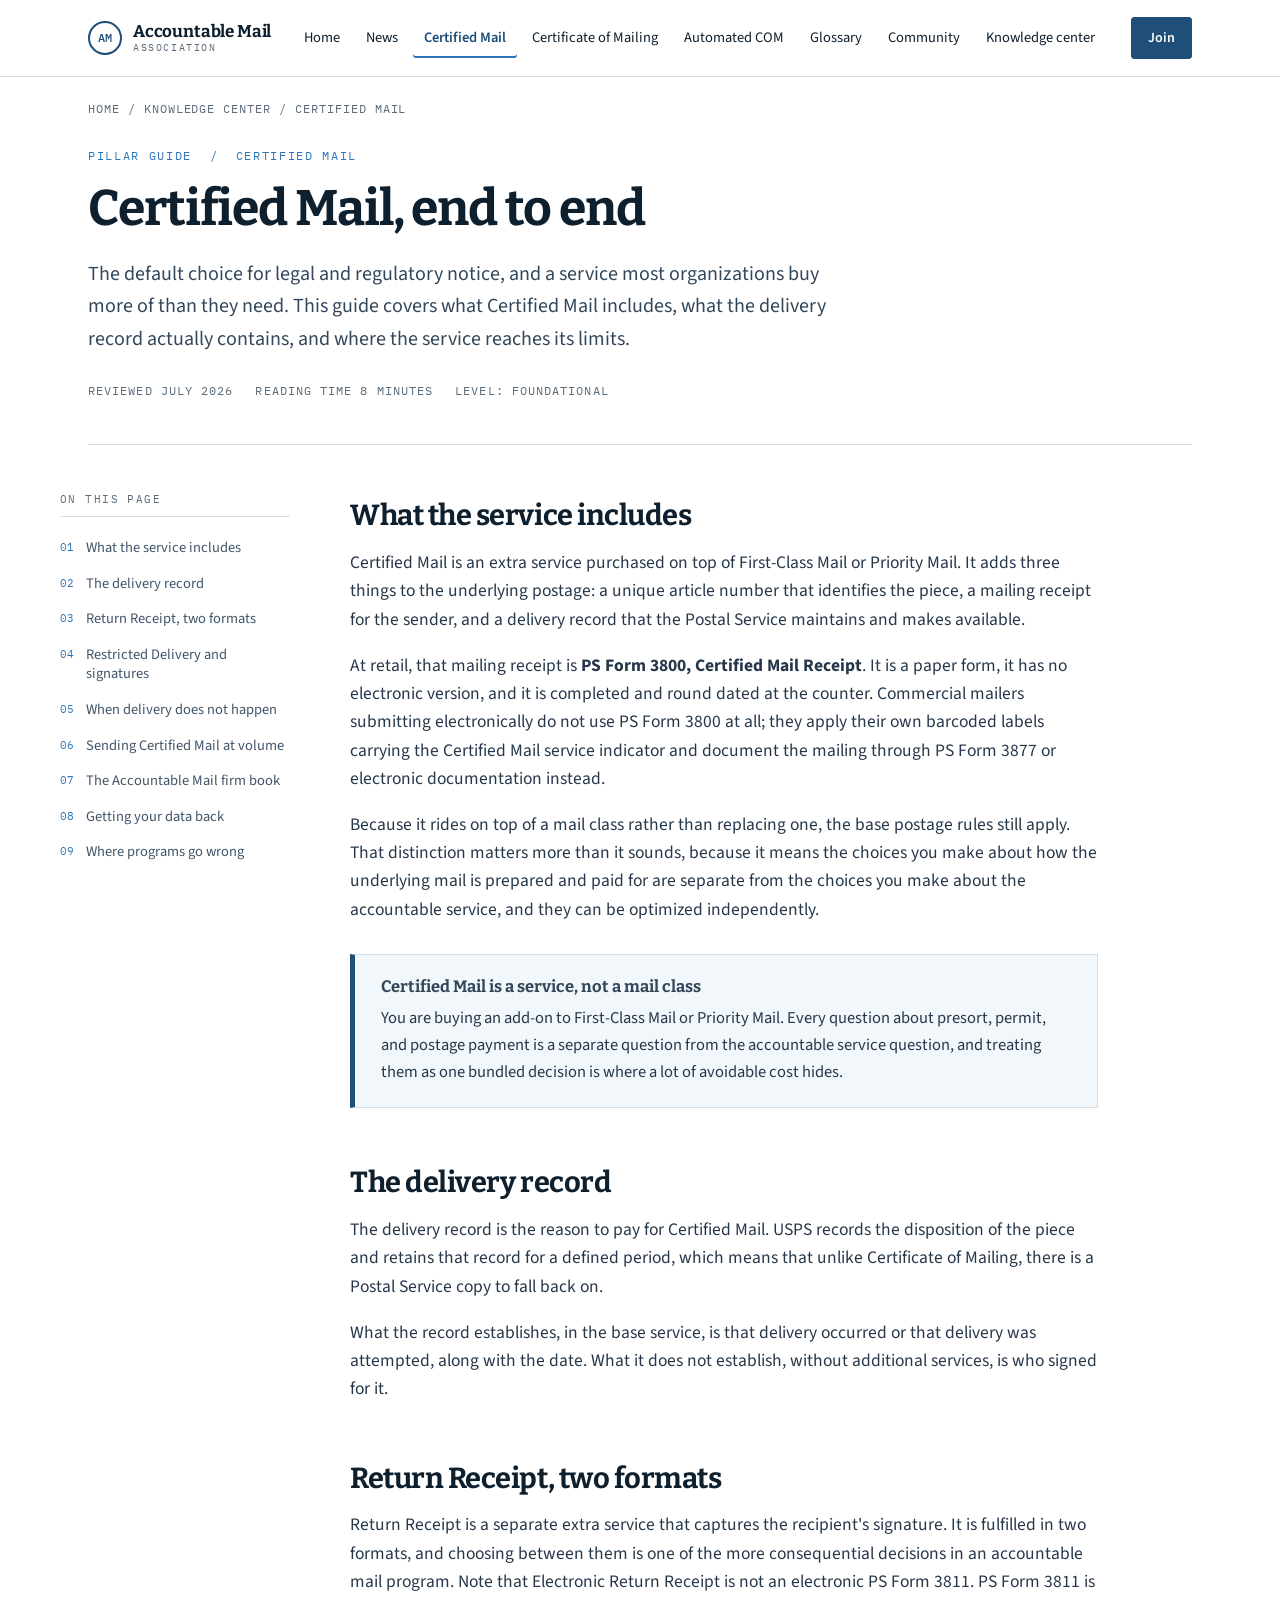
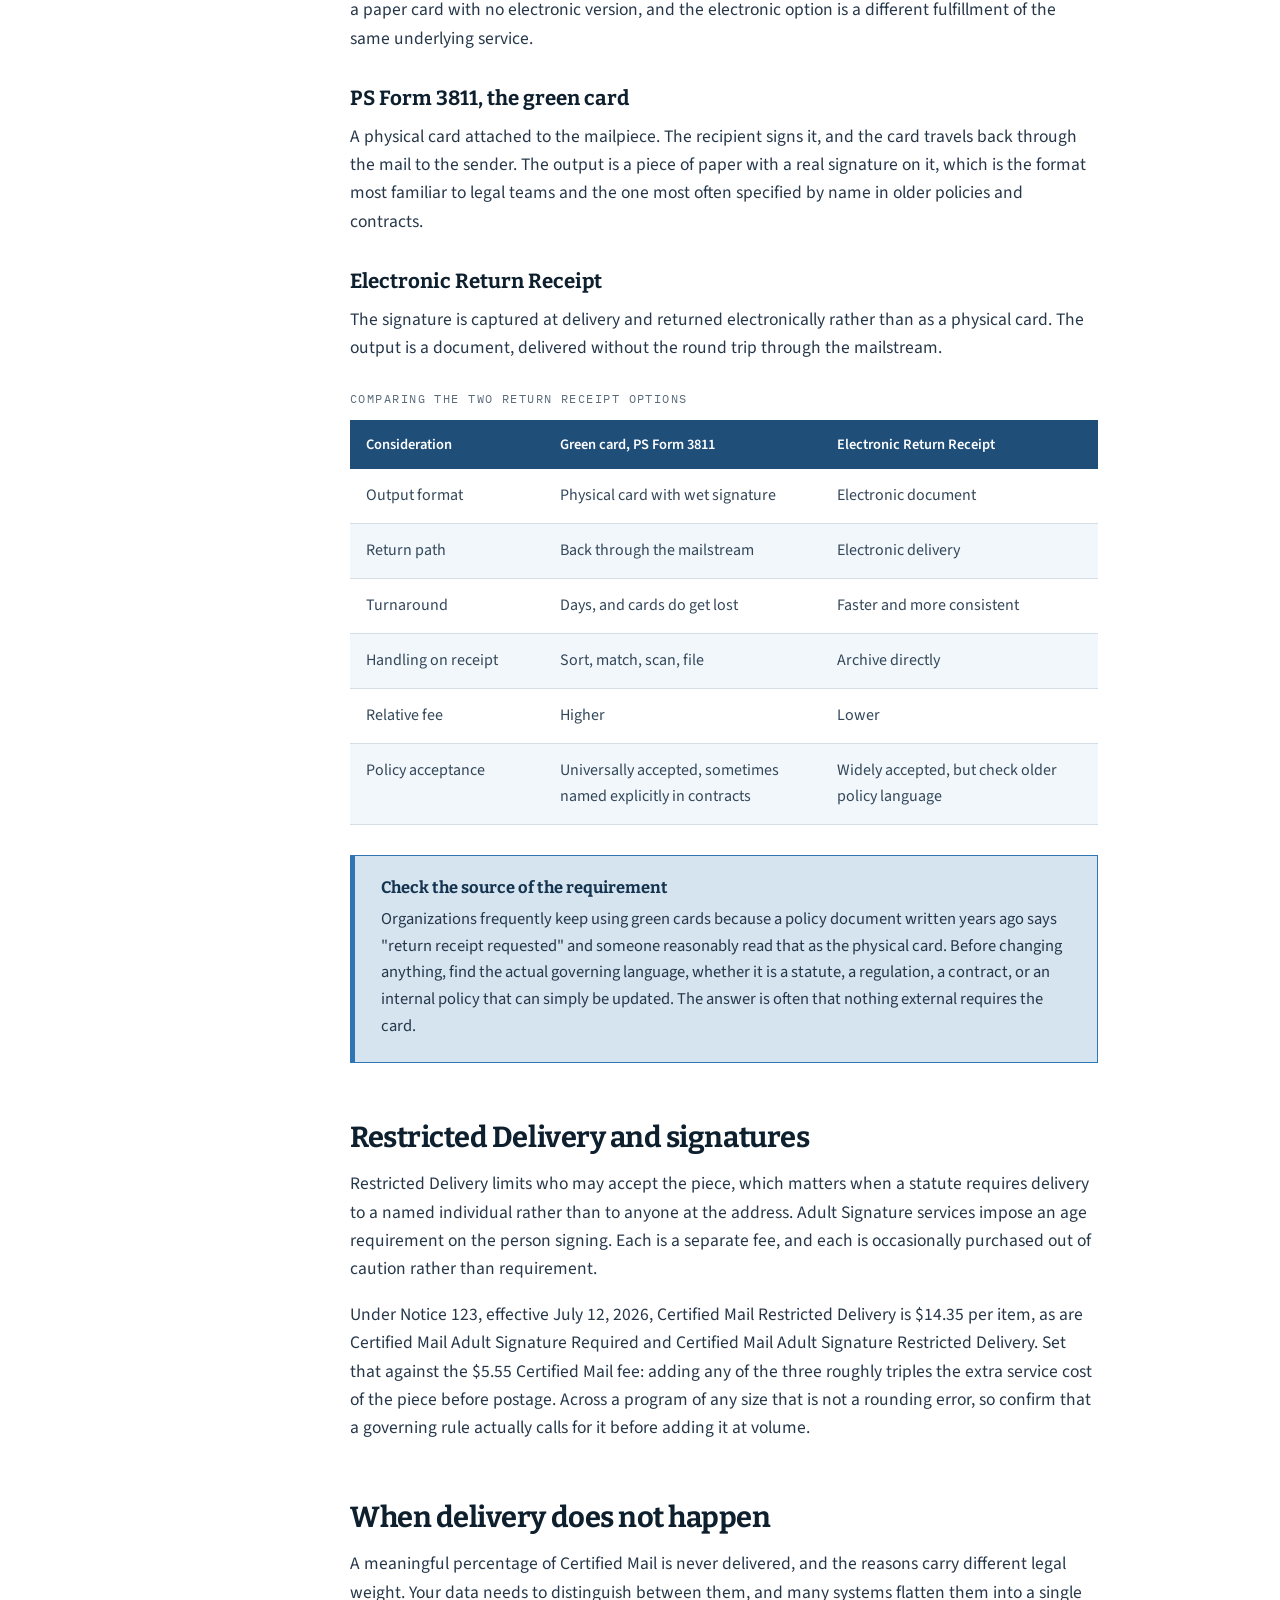
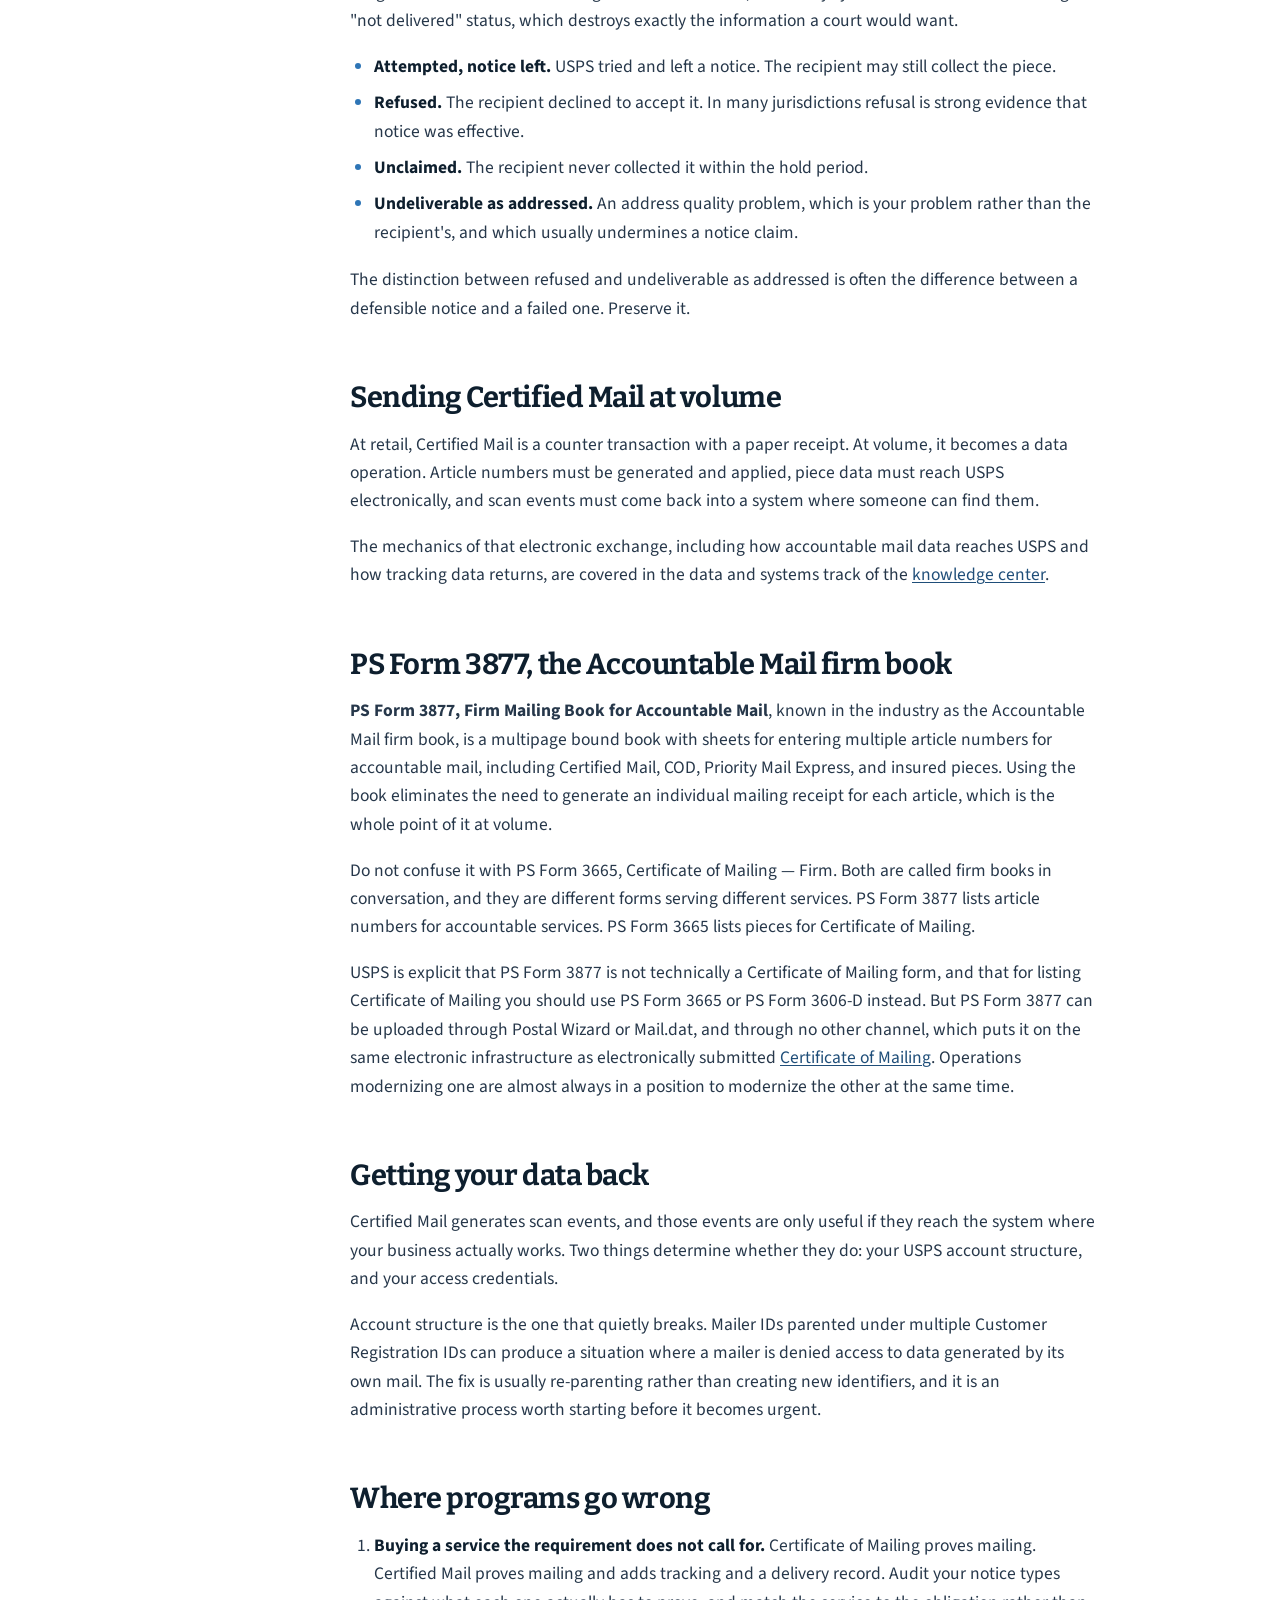
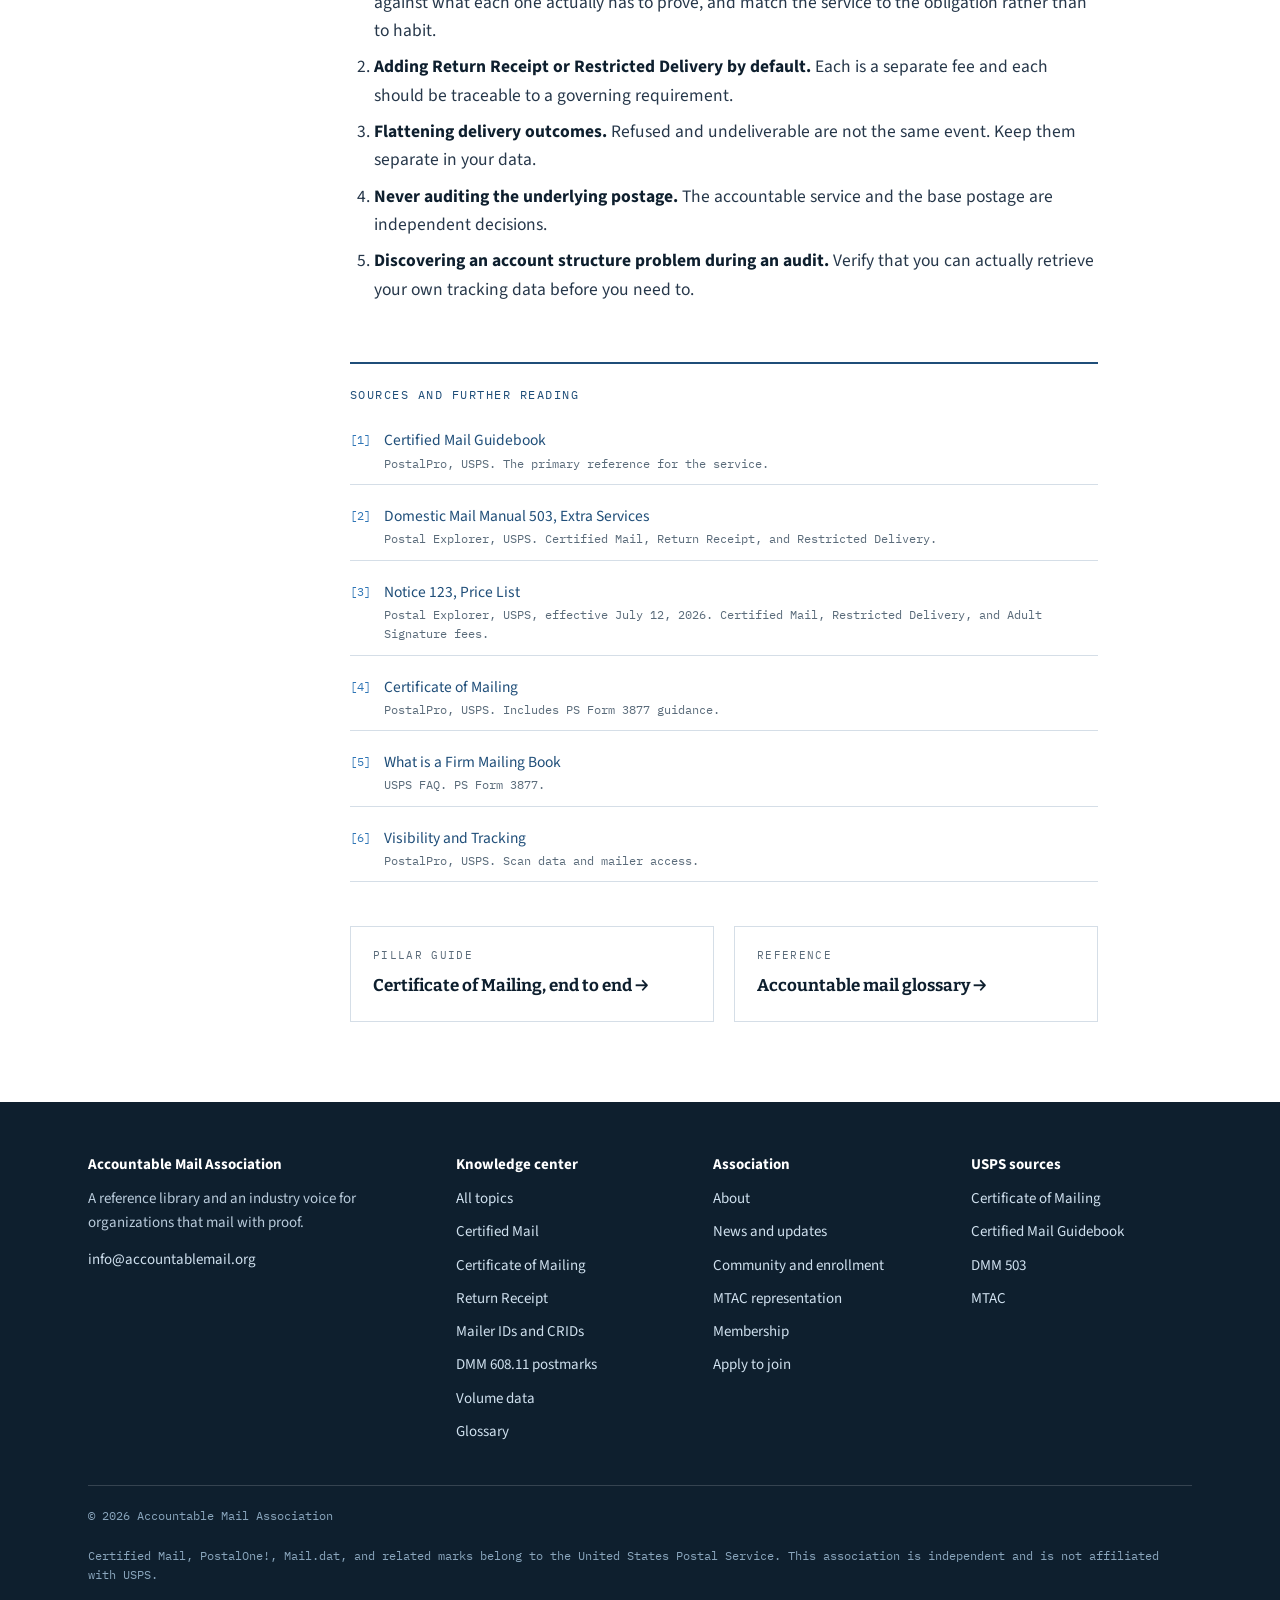
<file: certified-mail.html>
<!DOCTYPE html>
<html lang="en">
<head>
<meta charset="utf-8">
<meta name="viewport" content="width=device-width, initial-scale=1">
<title>Certified Mail, end to end | Accountable Mail Association</title>
<meta name="description" content="What Certified Mail includes, how the delivery record works, green card against electronic Return Receipt, Restricted Delivery, delivery outcomes, and sending at volume.">
<link rel="canonical" href="https://accountablemail.org/certified-mail.html">
<meta property="og:type" content="article">
<meta property="og:site_name" content="Accountable Mail Association">
<meta property="og:locale" content="en_US">
<meta property="og:url" content="https://accountablemail.org/certified-mail.html">
<meta property="og:title" content="Certified Mail, end to end | Accountable Mail Association">
<meta property="og:description" content="What Certified Mail includes, how the delivery record works, green card against electronic Return Receipt, Restricted Delivery, delivery outcomes, and sending at volume.">
<meta property="og:image" content="https://accountablemail.org/assets/share.png">
<meta property="og:image:width" content="1200">
<meta property="og:image:height" content="630">
<meta property="og:image:alt" content="Accountable Mail Association. Mailing with proof, explained against the USPS source.">
<meta name="twitter:card" content="summary_large_image">
<meta name="twitter:title" content="Certified Mail, end to end | Accountable Mail Association">
<meta name="twitter:description" content="What Certified Mail includes, how the delivery record works, green card against electronic Return Receipt, Restricted Delivery, delivery outcomes, and sending at volume.">
<meta name="twitter:image" content="https://accountablemail.org/assets/share.png">
<link rel="preconnect" href="https://fonts.googleapis.com">
<link rel="preconnect" href="https://fonts.gstatic.com" crossorigin>
<link href="https://fonts.googleapis.com/css2?family=Bitter:wght@400;600;700&family=IBM+Plex+Mono:wght@400;500&family=Source+Sans+3:wght@400;600;700&display=swap" rel="stylesheet">
<link rel="stylesheet" href="assets/site.css">
</head>
<body>
<a class="skip" href="#main">Skip to content</a>

<header class="site">
  <div class="wrap bar">
    <a class="mark" href="index.html">
      <span class="glyph">AM</span>
      <span class="name">Accountable Mail<small>Association</small></span>
    </a>
    <nav class="main" aria-label="Primary">
      <a href="index.html">Home</a>
      <a href="news.html">News</a>
      <a href="certified-mail.html" aria-current="page">Certified Mail</a>
      <a href="certificate-of-mailing.html">Certificate of Mailing</a>
      <a href="automated-com.html">Automated COM</a>
      <a href="glossary.html">Glossary</a>
      <a href="community.html">Community</a>
      <a href="topics.html">Knowledge center</a>
      <a href="about.html">About</a>
    </nav>
    <a class="btn" href="about.html#join">Join</a>
  </div>
</header>

<main id="main">
  <div class="wrap">
    <p class="crumb"><a href="index.html">Home</a> / <a href="topics.html">Knowledge center</a> / Certified Mail</p>
    <div class="article-head">
      <p class="eyebrow">Pillar guide &nbsp;/&nbsp; Certified Mail</p>
      <h1>Certified Mail, end to end</h1>
      <p class="lede">The default choice for legal and regulatory notice, and a service most
        organizations buy more of than they need. This guide covers what Certified Mail includes,
        what the delivery record actually contains, and where the service reaches its limits.</p>
      <div class="byline">
        <span>Reviewed July 2026</span>
        <span>Reading time 8 minutes</span>
        <span>Level: foundational</span>
      </div>
    </div>
  </div>

  <div class="wrap article-layout">
    <aside class="toc">
      <h4>On this page</h4>
      <ol>
        <li><a href="#what">What the service includes</a></li>
        <li><a href="#record">The delivery record</a></li>
        <li><a href="#receipt">Return Receipt, two formats</a></li>
        <li><a href="#extras">Restricted Delivery and signatures</a></li>
        <li><a href="#outcomes">When delivery does not happen</a></li>
        <li><a href="#volume">Sending Certified Mail at volume</a></li>
        <li><a href="#3877">The Accountable Mail firm book</a></li>
        <li><a href="#data">Getting your data back</a></li>
        <li><a href="#pitfalls">Where programs go wrong</a></li>
      </ol>
    </aside>

    <article class="prose">

      <h2 id="what">What the service includes</h2>
      <p>Certified Mail is an extra service purchased on top of First-Class Mail or Priority Mail. It
        adds three things to the underlying postage: a unique article number that identifies the
        piece, a mailing receipt for the sender, and a delivery record that the Postal Service
        maintains and makes available.</p>

      <p>At retail, that mailing receipt is <strong>PS Form 3800, Certified Mail Receipt</strong>. It
        is a paper form, it has no electronic version, and it is completed and round dated at the
        counter. Commercial mailers submitting electronically do not use PS Form 3800 at all; they
        apply their own barcoded labels carrying the Certified Mail service indicator and document
        the mailing through PS Form 3877 or electronic documentation instead.</p>
      <p>Because it rides on top of a mail class rather than replacing one, the base postage rules
        still apply. That distinction matters more than it sounds, because it means the choices you
        make about how the underlying mail is prepared and paid for are separate from the choices you
        make about the accountable service, and they can be optimized independently.</p>

      <div class="callout plain">
        <h4>Certified Mail is a service, not a mail class</h4>
        <p>You are buying an add-on to First-Class Mail or Priority Mail. Every question about
          presort, permit, and postage payment is a separate question from the accountable service
          question, and treating them as one bundled decision is where a lot of avoidable cost hides.</p>
      </div>

      <h2 id="record">The delivery record</h2>
      <p>The delivery record is the reason to pay for Certified Mail. USPS records the disposition of
        the piece and retains that record for a defined period, which means that unlike Certificate
        of Mailing, there is a Postal Service copy to fall back on.</p>
      <p>What the record establishes, in the base service, is that delivery occurred or that delivery
        was attempted, along with the date. What it does not establish, without additional services,
        is who signed for it.</p>

      <h2 id="receipt">Return Receipt, two formats</h2>
      <p>Return Receipt is a separate extra service that captures the recipient's signature. It is
        fulfilled in two formats, and choosing between them is one of the more consequential
        decisions in an accountable mail program. Note that Electronic Return Receipt is not an
        electronic PS Form 3811. PS Form 3811 is a paper card with no electronic version, and the
        electronic option is a different fulfillment of the same underlying service.</p>

      <h3>PS Form 3811, the green card</h3>
      <p>A physical card attached to the mailpiece. The recipient signs it, and the card travels back
        through the mail to the sender. The output is a piece of paper with a real signature on it,
        which is the format most familiar to legal teams and the one most often specified by name in
        older policies and contracts.</p>

      <h3>Electronic Return Receipt</h3>
      <p>The signature is captured at delivery and returned electronically rather than as a physical
        card. The output is a document, delivered without the round trip through the mailstream.</p>

      <table>
        <caption>Comparing the two Return Receipt options</caption>
        <thead>
          <tr><th scope="col" style="width:26%">Consideration</th><th scope="col" style="width:37%">Green card, PS Form 3811</th><th scope="col" style="width:37%">Electronic Return Receipt</th></tr>
        </thead>
        <tbody>
          <tr><td>Output format</td><td>Physical card with wet signature</td><td>Electronic document</td></tr>
          <tr><td>Return path</td><td>Back through the mailstream</td><td>Electronic delivery</td></tr>
          <tr><td>Turnaround</td><td>Days, and cards do get lost</td><td>Faster and more consistent</td></tr>
          <tr><td>Handling on receipt</td><td>Sort, match, scan, file</td><td>Archive directly</td></tr>
          <tr><td>Relative fee</td><td>Higher</td><td>Lower</td></tr>
          <tr><td>Policy acceptance</td><td>Universally accepted, sometimes named explicitly in contracts</td><td>Widely accepted, but check older policy language</td></tr>
        </tbody>
      </table>

      <div class="callout">
        <h4>Check the source of the requirement</h4>
        <p>Organizations frequently keep using green cards because a policy document written years
          ago says "return receipt requested" and someone reasonably read that as the physical card.
          Before changing anything, find the actual governing language, whether it is a statute, a
          regulation, a contract, or an internal policy that can simply be updated. The answer is
          often that nothing external requires the card.</p>
      </div>

      <h2 id="extras">Restricted Delivery and signatures</h2>
      <p>Restricted Delivery limits who may accept the piece, which matters when a statute requires
        delivery to a named individual rather than to anyone at the address. Adult Signature services
        impose an age requirement on the person signing. Each is a separate fee, and each is
        occasionally purchased out of caution rather than requirement.</p>

      <p>Under Notice 123, effective July 12, 2026, Certified Mail Restricted Delivery is $14.35 per
        item, as are Certified Mail Adult Signature Required and Certified Mail Adult Signature
        Restricted Delivery. Set that against the $5.55 Certified Mail fee: adding any of the three
        roughly triples the extra service cost of the piece before postage. Across a program of any
        size that is not a rounding error, so confirm that a governing rule actually calls for it
        before adding it at volume.</p>

      <h2 id="outcomes">When delivery does not happen</h2>
      <p>A meaningful percentage of Certified Mail is never delivered, and the reasons carry different
        legal weight. Your data needs to distinguish between them, and many systems flatten them into
        a single "not delivered" status, which destroys exactly the information a court would want.</p>
      <ul>
        <li><strong>Attempted, notice left.</strong> USPS tried and left a notice. The recipient may
          still collect the piece.</li>
        <li><strong>Refused.</strong> The recipient declined to accept it. In many jurisdictions
          refusal is strong evidence that notice was effective.</li>
        <li><strong>Unclaimed.</strong> The recipient never collected it within the hold period.</li>
        <li><strong>Undeliverable as addressed.</strong> An address quality problem, which is your
          problem rather than the recipient's, and which usually undermines a notice claim.</li>
      </ul>
      <p>The distinction between refused and undeliverable as addressed is often the difference
        between a defensible notice and a failed one. Preserve it.</p>

      <h2 id="volume">Sending Certified Mail at volume</h2>
      <p>At retail, Certified Mail is a counter transaction with a paper receipt. At volume, it
        becomes a data operation. Article numbers must be generated and applied, piece data must reach
        USPS electronically, and scan events must come back into a system where someone can find them.</p>
      <p>The mechanics of that electronic exchange, including how accountable mail data reaches USPS
        and how tracking data returns, are covered in the data and systems track of the
        <a href="topics.html">knowledge center</a>.</p>

      <h2 id="3877">PS Form 3877, the Accountable Mail firm book</h2>
      <p><strong>PS Form 3877, Firm Mailing Book for Accountable Mail</strong>, known in the industry
        as the Accountable Mail firm book, is a multipage bound book with sheets for entering multiple
        article numbers for accountable mail, including Certified Mail, COD, Priority Mail Express,
        and insured pieces. Using the book eliminates the need to generate an individual mailing
        receipt for each article, which is the whole point of it at volume.</p>

      <p>Do not confuse it with PS Form 3665, Certificate of Mailing &mdash; Firm. Both are called
        firm books in conversation, and they are different forms serving different services. PS Form
        3877 lists article numbers for accountable services. PS Form 3665 lists pieces for Certificate
        of Mailing.</p>
      <p>USPS is explicit that PS Form 3877 is not technically a Certificate of Mailing form, and
        that for listing Certificate of Mailing you should use PS Form 3665 or PS Form 3606-D
        instead. But PS Form 3877
        can be uploaded through Postal Wizard or Mail.dat, and through no other channel, which puts
        it on the same electronic
        infrastructure as electronically submitted
        <a href="certificate-of-mailing.html">Certificate of Mailing</a>. Operations modernizing one
        are almost always in a position to modernize the other at the same time.</p>

      <h2 id="data">Getting your data back</h2>
      <p>Certified Mail generates scan events, and those events are only useful if they reach the
        system where your business actually works. Two things determine whether they do: your USPS
        account structure, and your access credentials.</p>
      <p>Account structure is the one that quietly breaks. Mailer IDs parented under multiple
        Customer Registration IDs can produce a situation where a mailer is denied access to data
        generated by its own mail. The fix is usually re-parenting rather than creating new
        identifiers, and it is an administrative process worth starting before it becomes urgent.</p>

      <h2 id="pitfalls">Where programs go wrong</h2>
      <ol>
        <li><strong>Buying a service the requirement does not call for.</strong> Certificate of
          Mailing proves mailing. Certified Mail proves mailing and adds tracking and a delivery
          record. Audit your notice types against what each one actually has to prove, and match the
          service to the obligation rather than to habit.</li>
        <li><strong>Adding Return Receipt or Restricted Delivery by default.</strong> Each is a
          separate fee and each should be traceable to a governing requirement.</li>
        <li><strong>Flattening delivery outcomes.</strong> Refused and undeliverable are not the same
          event. Keep them separate in your data.</li>
        <li><strong>Never auditing the underlying postage.</strong> The accountable service and the
          base postage are independent decisions.</li>
        <li><strong>Discovering an account structure problem during an audit.</strong> Verify that you
          can actually retrieve your own tracking data before you need to.</li>
      </ol>

      <div class="sources">
        <h4>Sources and further reading</h4>
        <ol>
          <li><a href="https://postalpro.usps.com/certified-mail-guidebook" target="_blank" rel="noopener">Certified Mail Guidebook</a>
            <span>PostalPro, USPS. The primary reference for the service.</span></li>
          <li><a href="https://pe.usps.com/text/dmm300/503.htm" target="_blank" rel="noopener">Domestic Mail Manual 503, Extra Services</a>
            <span>Postal Explorer, USPS. Certified Mail, Return Receipt, and Restricted Delivery.</span></li>
          <li><a href="https://pe.usps.com/text/dmm300/Notice123.htm" target="_blank" rel="noopener">Notice 123, Price List</a>
            <span>Postal Explorer, USPS, effective July 12, 2026. Certified Mail, Restricted Delivery, and Adult Signature fees.</span></li>
          <li><a href="https://postalpro.usps.com/com" target="_blank" rel="noopener">Certificate of Mailing</a>
            <span>PostalPro, USPS. Includes PS Form 3877 guidance.</span></li>
          <li><a href="https://faq.usps.com/s/article/What-is-a-Firm-Mailing-Book" target="_blank" rel="noopener">What is a Firm Mailing Book</a>
            <span>USPS FAQ. PS Form 3877.</span></li>
          <li><a href="https://postalpro.usps.com/visibility-and-tracking" target="_blank" rel="noopener">Visibility and Tracking</a>
            <span>PostalPro, USPS. Scan data and mailer access.</span></li>
        </ol>
      </div>

      <div class="next-up">
        <a href="certificate-of-mailing.html"><span>Pillar guide</span><strong>Certificate of Mailing, end to end &rarr;</strong></a>
        <a href="glossary.html"><span>Reference</span><strong>Accountable mail glossary &rarr;</strong></a>
      </div>
    </article>
  </div>
</main>

<footer class="site">
  <div class="wrap">
    <div class="fgrid">
      <div>
        <h4>Accountable Mail Association</h4>
        <p style="margin:0 0 12px">A reference library and an industry voice for organizations that
          mail with proof.</p>
        <p style="margin:0"><a href="mailto:info@accountablemail.org">info@accountablemail.org</a></p>
      </div>
      <div>
        <h4>Knowledge center</h4>
        <ul>
          <li><a href="topics.html">All topics</a></li>
          <li><a href="certified-mail.html">Certified Mail</a></li>
          <li><a href="certificate-of-mailing.html">Certificate of Mailing</a></li>
          <li><a href="return-receipt.html">Return Receipt</a></li>
          <li><a href="mailer-id-crid.html">Mailer IDs and CRIDs</a></li>
          <li><a href="postmarks.html">DMM 608.11 postmarks</a></li>
          <li><a href="certified-mail-volume.html">Volume data</a></li>
          <li><a href="glossary.html">Glossary</a></li>
        </ul>
      </div>
      <div>
        <h4>Association</h4>
        <ul>
          <li><a href="about.html">About</a></li>
          <li><a href="news.html">News and updates</a></li>
          <li><a href="community.html">Community and enrollment</a></li>
          <li><a href="about.html#mtac">MTAC representation</a></li>
          <li><a href="about.html#membership">Membership</a></li>
          <li><a href="about.html#join">Apply to join</a></li>
        </ul>
      </div>
      <div>
        <h4>USPS sources</h4>
        <ul>
          <li><a href="https://postalpro.usps.com/com" target="_blank" rel="noopener">Certificate of Mailing</a></li>
          <li><a href="https://postalpro.usps.com/certified-mail-guidebook" target="_blank" rel="noopener">Certified Mail Guidebook</a></li>
          <li><a href="https://pe.usps.com/text/dmm300/503.htm" target="_blank" rel="noopener">DMM 503</a></li>
          <li><a href="https://postalpro.usps.com/mtac" target="_blank" rel="noopener">MTAC</a></li>
        </ul>
      </div>
    </div>
    <div class="legal">
      <span>&copy; 2026 Accountable Mail Association</span>
      <span>Certified Mail, PostalOne!, Mail.dat, and related marks belong to the United States Postal Service. This association is independent and is not affiliated with USPS.</span>
    </div>
  </div>
</footer>

</body>
</html>
</file>
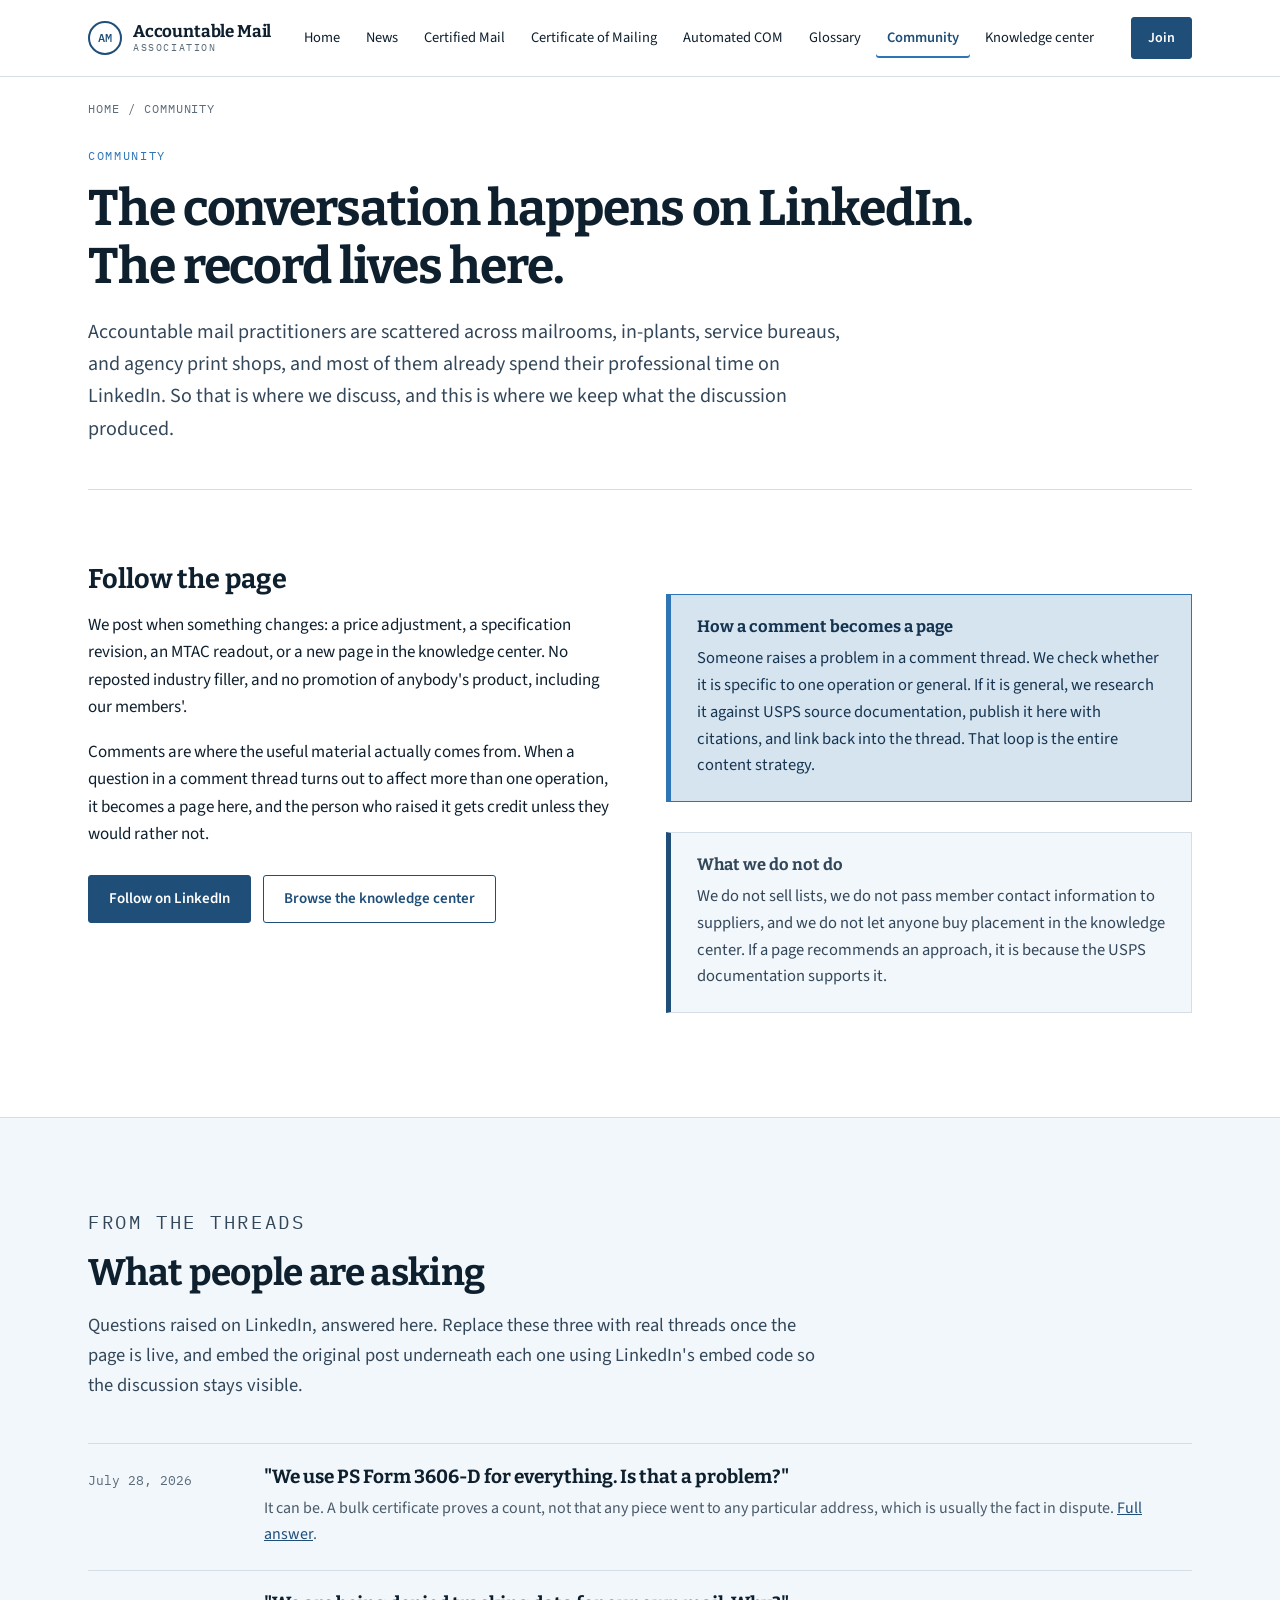
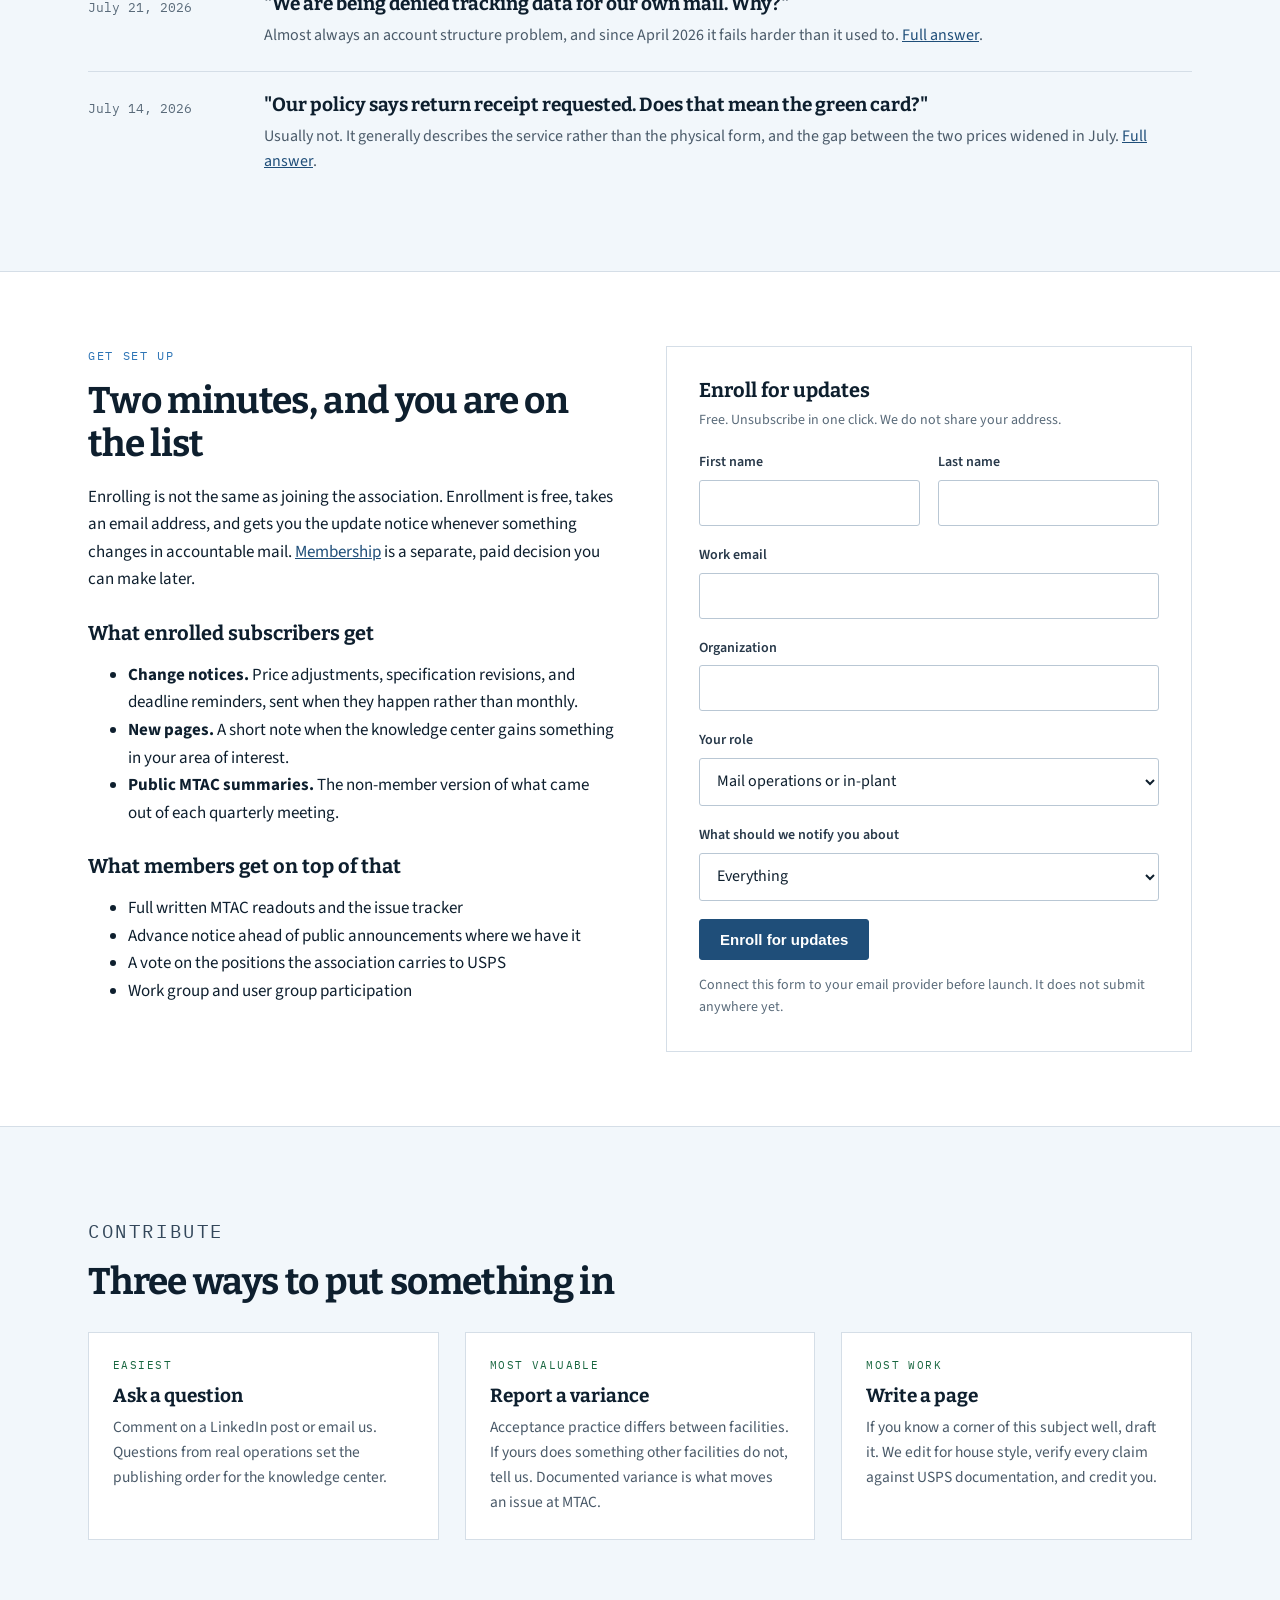
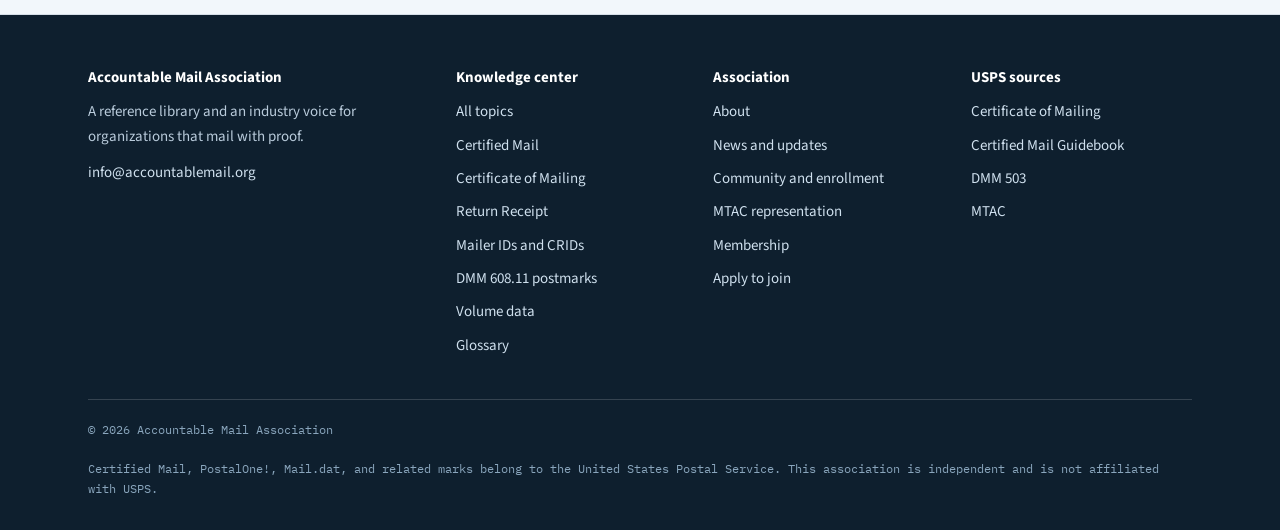
<file: community.html>
<!DOCTYPE html>
<html lang="en">
<head>
<meta charset="utf-8">
<meta name="viewport" content="width=device-width, initial-scale=1">
<title>Community and enrollment | Accountable Mail Association</title>
<meta name="description" content="Follow the Accountable Mail Association on LinkedIn, see what practitioners are asking, and enroll free for change notices on Certified Mail and Certificate of Mailing.">
<link rel="canonical" href="https://accountablemail.org/community.html">
<meta property="og:type" content="website">
<meta property="og:site_name" content="Accountable Mail Association">
<meta property="og:locale" content="en_US">
<meta property="og:url" content="https://accountablemail.org/community.html">
<meta property="og:title" content="Community and enrollment | Accountable Mail Association">
<meta property="og:description" content="Follow the Accountable Mail Association on LinkedIn, see what practitioners are asking, and enroll free for change notices on Certified Mail and Certificate of Mailing.">
<meta property="og:image" content="https://accountablemail.org/assets/share.png">
<meta property="og:image:width" content="1200">
<meta property="og:image:height" content="630">
<meta property="og:image:alt" content="Accountable Mail Association. Mailing with proof, explained against the USPS source.">
<meta name="twitter:card" content="summary_large_image">
<meta name="twitter:title" content="Community and enrollment | Accountable Mail Association">
<meta name="twitter:description" content="Follow the Accountable Mail Association on LinkedIn, see what practitioners are asking, and enroll free for change notices on Certified Mail and Certificate of Mailing.">
<meta name="twitter:image" content="https://accountablemail.org/assets/share.png">
<link rel="preconnect" href="https://fonts.googleapis.com">
<link rel="preconnect" href="https://fonts.gstatic.com" crossorigin>
<link href="https://fonts.googleapis.com/css2?family=Bitter:wght@400;600;700&family=IBM+Plex+Mono:wght@400;500&family=Source+Sans+3:wght@400;600;700&display=swap" rel="stylesheet">
<link rel="stylesheet" href="assets/site.css">
</head>
<body>
<a class="skip" href="#main">Skip to content</a>

<header class="site">
  <div class="wrap bar">
    <a class="mark" href="index.html">
      <span class="glyph">AM</span>
      <span class="name">Accountable Mail<small>Association</small></span>
    </a>
    <nav class="main" aria-label="Primary">
      <a href="index.html">Home</a>
      <a href="news.html">News</a>
      <a href="certified-mail.html">Certified Mail</a>
      <a href="certificate-of-mailing.html">Certificate of Mailing</a>
      <a href="automated-com.html">Automated COM</a>
      <a href="glossary.html">Glossary</a>
      <a href="community.html" aria-current="page">Community</a>
      <a href="topics.html">Knowledge center</a>
      <a href="about.html">About</a>
    </nav>
    <a class="btn" href="about.html#join">Join</a>
  </div>
</header>

<main id="main">
  <div class="wrap">
    <p class="crumb"><a href="index.html">Home</a> / Community</p>
    <div class="article-head">
      <p class="eyebrow">Community</p>
      <h1>The conversation happens on LinkedIn. The record lives here.</h1>
      <p class="lede">Accountable mail practitioners are scattered across mailrooms, in-plants,
        service bureaus, and agency print shops, and most of them already spend their professional
        time on LinkedIn. So that is where we discuss, and this is where we keep what the discussion
        produced.</p>
    </div>
  </div>

  <section>
    <div class="wrap two">
      <div>
        <h2 style="font-size:27px; margin-bottom:16px">Follow the page</h2>
        <p>We post when something changes: a price adjustment, a specification revision, an MTAC
          readout, or a new page in the knowledge center. No reposted industry filler, and no
          promotion of anybody's product, including our members'.</p>
        <p>Comments are where the useful material actually comes from. When a question in a comment
          thread turns out to affect more than one operation, it becomes a page here, and the person
          who raised it gets credit unless they would rather not.</p>
        <div style="margin-top:26px; display:flex; gap:12px; flex-wrap:wrap">
          <a class="btn" href="https://www.linkedin.com/company/143093087/"
             target="_blank" rel="noopener">Follow on LinkedIn</a>
          <a class="btn ghost" href="topics.html">Browse the knowledge center</a>
        </div>
      </div>

      <div>
        <div class="callout">
          <h4>How a comment becomes a page</h4>
          <p>Someone raises a problem in a comment thread. We check whether it is specific to one
            operation or general. If it is general, we research it against USPS source documentation,
            publish it here with citations, and link back into the thread. That loop is the entire
            content strategy.</p>
        </div>
        <div class="callout plain">
          <h4>What we do not do</h4>
          <p>We do not sell lists, we do not pass member contact information to suppliers, and we do
            not let anyone buy placement in the knowledge center. If a page recommends an approach,
            it is because the USPS documentation supports it.</p>
        </div>
      </div>
    </div>
  </section>

  <!-- =============== CURATED DISCUSSION =============== -->
  <section class="tint">
    <div class="wrap">
      <div class="head">
        <p class="eyebrow">From the threads</p>
        <h2>What people are asking</h2>
        <p>Questions raised on LinkedIn, answered here. Replace these three with real threads once
          the page is live, and embed the original post underneath each one using LinkedIn's embed
          code so the discussion stays visible.</p>
      </div>

      <div class="post">
        <time datetime="2026-07-28">July 28, 2026</time>
        <div>
          <h3>"We use PS Form 3606-D for everything. Is that a problem?"</h3>
          <p>It can be. A bulk certificate proves a count, not that any piece went to any particular
            address, which is usually the fact in dispute.
            <a href="certificate-of-mailing.html">Full answer</a>.</p>
        </div>
      </div>
      <div class="post">
        <time datetime="2026-07-21">July 21, 2026</time>
        <div>
          <h3>"We are being denied tracking data for our own mail. Why?"</h3>
          <p>Almost always an account structure problem, and since April 2026 it fails harder than it
            used to. <a href="mailer-id-crid.html">Full answer</a>.</p>
        </div>
      </div>
      <div class="post">
        <time datetime="2026-07-14">July 14, 2026</time>
        <div>
          <h3>"Our policy says return receipt requested. Does that mean the green card?"</h3>
          <p>Usually not. It generally describes the service rather than the physical form, and the
            gap between the two prices widened in July.
            <a href="return-receipt.html">Full answer</a>.</p>
        </div>
      </div>

      <!--
        ===================================================================
        LINKEDIN POST EMBED SLOT
        On any public LinkedIn post, click the three dots and choose
        "Embed this post". Paste the iframe here. The embed renders the
        post and its reactions, and links through to the live comments.
        There is no supported way to pull a comment feed onto your own
        site automatically without LinkedIn partner API approval, so
        curate manually and embed the threads worth keeping.
        ===================================================================
      -->
    </div>
  </section>

  <!-- =============== ENROLLMENT =============== -->
  <section id="enroll">
    <div class="wrap two">
      <div>
        <p class="eyebrow">Get set up</p>
        <h2 style="font-size:clamp(26px,3vw,37px); letter-spacing:-.018em">Two minutes, and you are
          on the list</h2>
        <p style="margin-top:18px">Enrolling is not the same as joining the association. Enrollment
          is free, takes an email address, and gets you the update notice whenever something changes
          in accountable mail. <a href="about.html#join">Membership</a> is a separate, paid decision
          you can make later.</p>

        <h3 style="font-size:20px; margin:28px 0 12px">What enrolled subscribers get</h3>
        <ul>
          <li><strong>Change notices.</strong> Price adjustments, specification revisions, and
            deadline reminders, sent when they happen rather than monthly.</li>
          <li><strong>New pages.</strong> A short note when the knowledge center gains something in
            your area of interest.</li>
          <li><strong>Public MTAC summaries.</strong> The non-member version of what came out of each
            quarterly meeting.</li>
        </ul>

        <h3 style="font-size:20px; margin:28px 0 12px">What members get on top of that</h3>
        <ul>
          <li>Full written MTAC readouts and the issue tracker</li>
          <li>Advance notice ahead of public announcements where we have it</li>
          <li>A vote on the positions the association carries to USPS</li>
          <li>Work group and user group participation</li>
        </ul>
      </div>

      <div class="form">
        <form action="#" method="post">
          <h3 style="font-size:20px; margin-bottom:6px">Enroll for updates</h3>
          <p class="note" style="margin:0 0 20px">Free. Unsubscribe in one click. We do not share
            your address.</p>
          <div class="row">
            <div class="field">
              <label for="fname">First name</label>
              <input id="fname" name="fname" type="text" autocomplete="given-name" required>
            </div>
            <div class="field">
              <label for="lname">Last name</label>
              <input id="lname" name="lname" type="text" autocomplete="family-name" required>
            </div>
          </div>
          <div class="field">
            <label for="email">Work email</label>
            <input id="email" name="email" type="email" autocomplete="email" required>
          </div>
          <div class="field">
            <label for="org">Organization</label>
            <input id="org" name="org" type="text" autocomplete="organization">
          </div>
          <div class="field">
            <label for="role">Your role</label>
            <select id="role" name="role">
              <option>Mail operations or in-plant</option>
              <option>Compliance, legal, or risk</option>
              <option>Print and mail service provider</option>
              <option>Government agency or court</option>
              <option>Technology or systems</option>
              <option>Other</option>
            </select>
          </div>
          <div class="field">
            <label for="interest">What should we notify you about</label>
            <select id="interest" name="interest">
              <option>Everything</option>
              <option>Certificate of Mailing only</option>
              <option>Certified Mail only</option>
              <option>Pricing and specification changes only</option>
              <option>MTAC summaries only</option>
            </select>
          </div>
          <button class="btn" type="submit">Enroll for updates</button>
          <p class="note">Connect this form to your email provider before launch. It does not submit
            anywhere yet.</p>
        </form>
      </div>
    </div>
  </section>

  <section class="tint">
    <div class="wrap">
      <div class="head" style="margin-bottom:28px">
        <p class="eyebrow">Contribute</p>
        <h2>Three ways to put something in</h2>
      </div>
      <div class="three">
        <div class="person">
          <p class="role">Easiest</p>
          <h3>Ask a question</h3>
          <p>Comment on a LinkedIn post or email us. Questions from real operations set the
            publishing order for the knowledge center.</p>
        </div>
        <div class="person">
          <p class="role">Most valuable</p>
          <h3>Report a variance</h3>
          <p>Acceptance practice differs between facilities. If yours does something other facilities
            do not, tell us. Documented variance is what moves an issue at MTAC.</p>
        </div>
        <div class="person">
          <p class="role">Most work</p>
          <h3>Write a page</h3>
          <p>If you know a corner of this subject well, draft it. We edit for house style, verify
            every claim against USPS documentation, and credit you.</p>
        </div>
      </div>
    </div>
  </section>
</main>

<footer class="site">
  <div class="wrap">
    <div class="fgrid">
      <div>
        <h4>Accountable Mail Association</h4>
        <p style="margin:0 0 12px">A reference library and an industry voice for organizations that
          mail with proof.</p>
        <p style="margin:0"><a href="mailto:info@accountablemail.org">info@accountablemail.org</a></p>
      </div>
      <div>
        <h4>Knowledge center</h4>
        <ul>
          <li><a href="topics.html">All topics</a></li>
          <li><a href="certified-mail.html">Certified Mail</a></li>
          <li><a href="certificate-of-mailing.html">Certificate of Mailing</a></li>
          <li><a href="return-receipt.html">Return Receipt</a></li>
          <li><a href="mailer-id-crid.html">Mailer IDs and CRIDs</a></li>
          <li><a href="postmarks.html">DMM 608.11 postmarks</a></li>
          <li><a href="certified-mail-volume.html">Volume data</a></li>
          <li><a href="glossary.html">Glossary</a></li>
        </ul>
      </div>
      <div>
        <h4>Association</h4>
        <ul>
          <li><a href="about.html">About</a></li>
          <li><a href="news.html">News and updates</a></li>
          <li><a href="community.html">Community and enrollment</a></li>
          <li><a href="about.html#mtac">MTAC representation</a></li>
          <li><a href="about.html#membership">Membership</a></li>
          <li><a href="about.html#join">Apply to join</a></li>
        </ul>
      </div>
      <div>
        <h4>USPS sources</h4>
        <ul>
          <li><a href="https://postalpro.usps.com/com" target="_blank" rel="noopener">Certificate of Mailing</a></li>
          <li><a href="https://postalpro.usps.com/certified-mail-guidebook" target="_blank" rel="noopener">Certified Mail Guidebook</a></li>
          <li><a href="https://pe.usps.com/text/dmm300/503.htm" target="_blank" rel="noopener">DMM 503</a></li>
          <li><a href="https://postalpro.usps.com/mtac" target="_blank" rel="noopener">MTAC</a></li>
        </ul>
      </div>
    </div>
    <div class="legal">
      <span>&copy; 2026 Accountable Mail Association</span>
      <span>Certified Mail, PostalOne!, Mail.dat, and related marks belong to the United States Postal Service. This association is independent and is not affiliated with USPS.</span>
    </div>
  </div>
</footer>

</body>
</html>
</file>
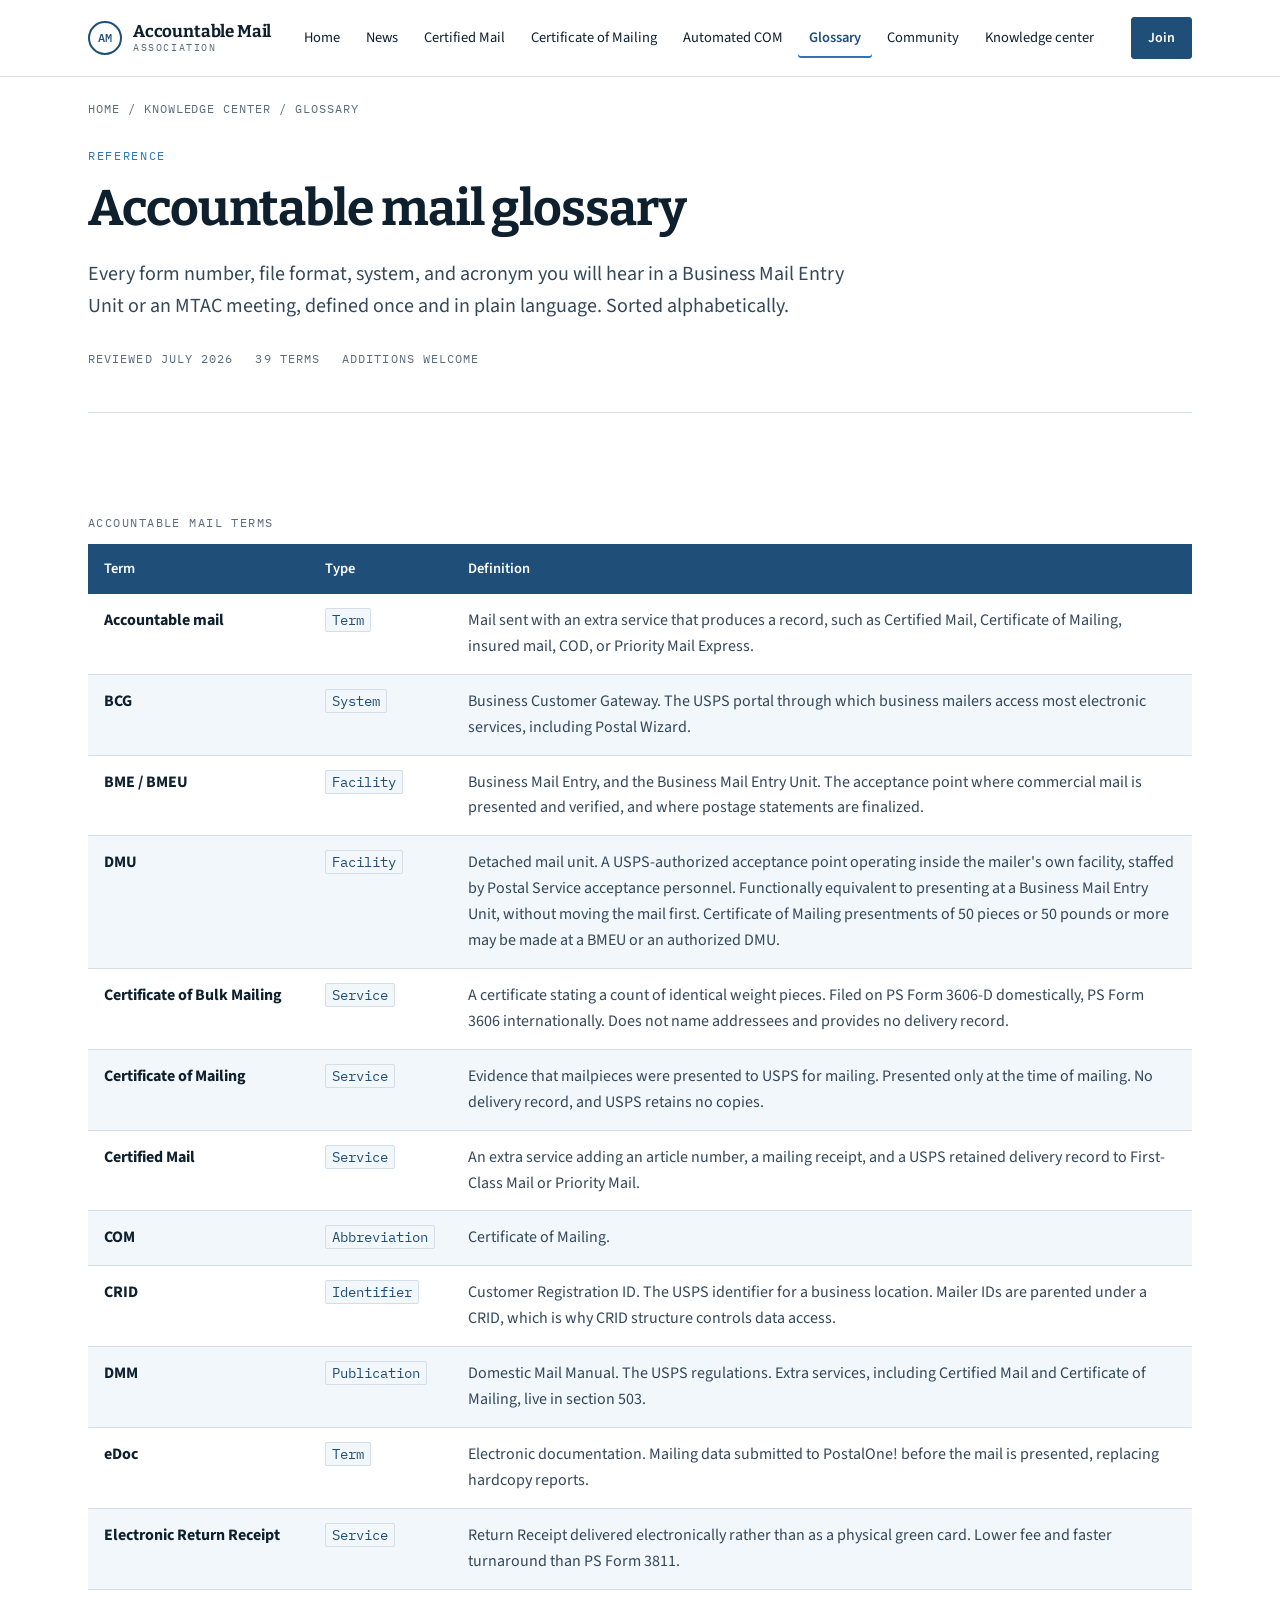
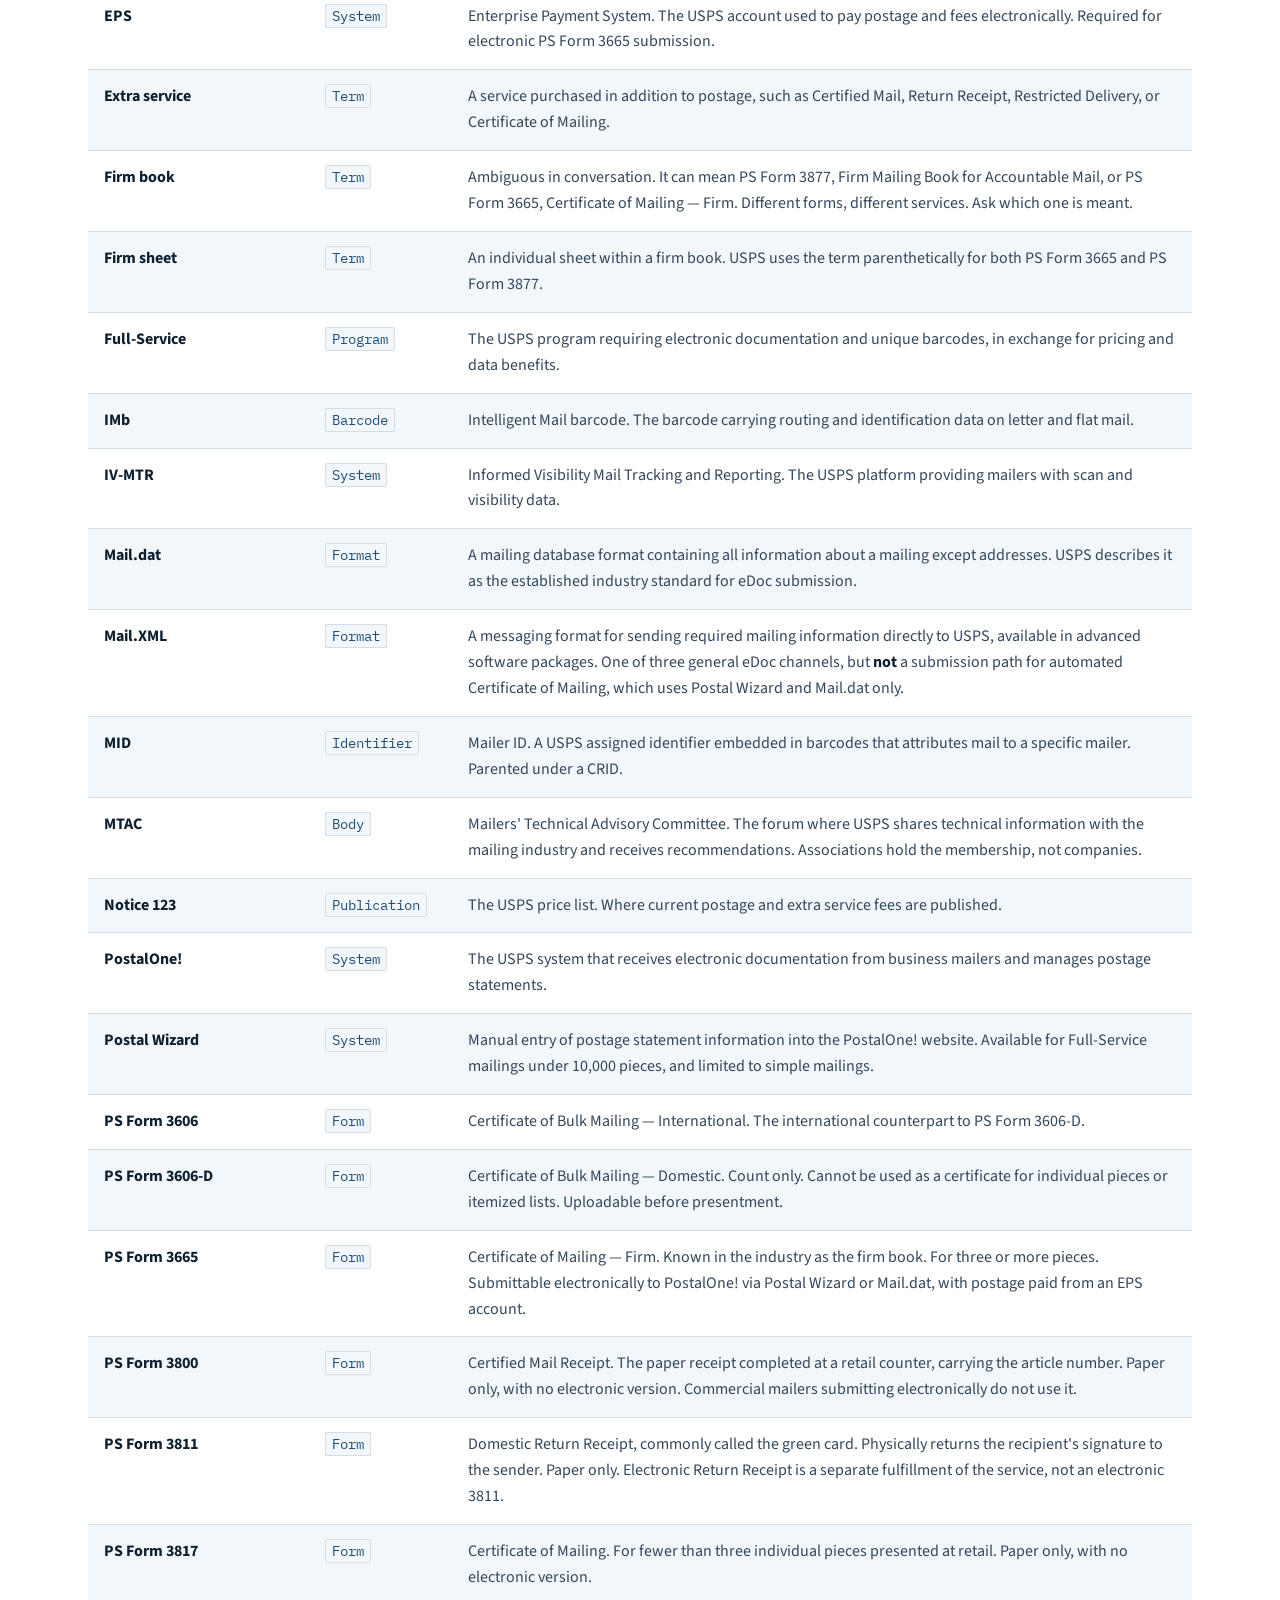
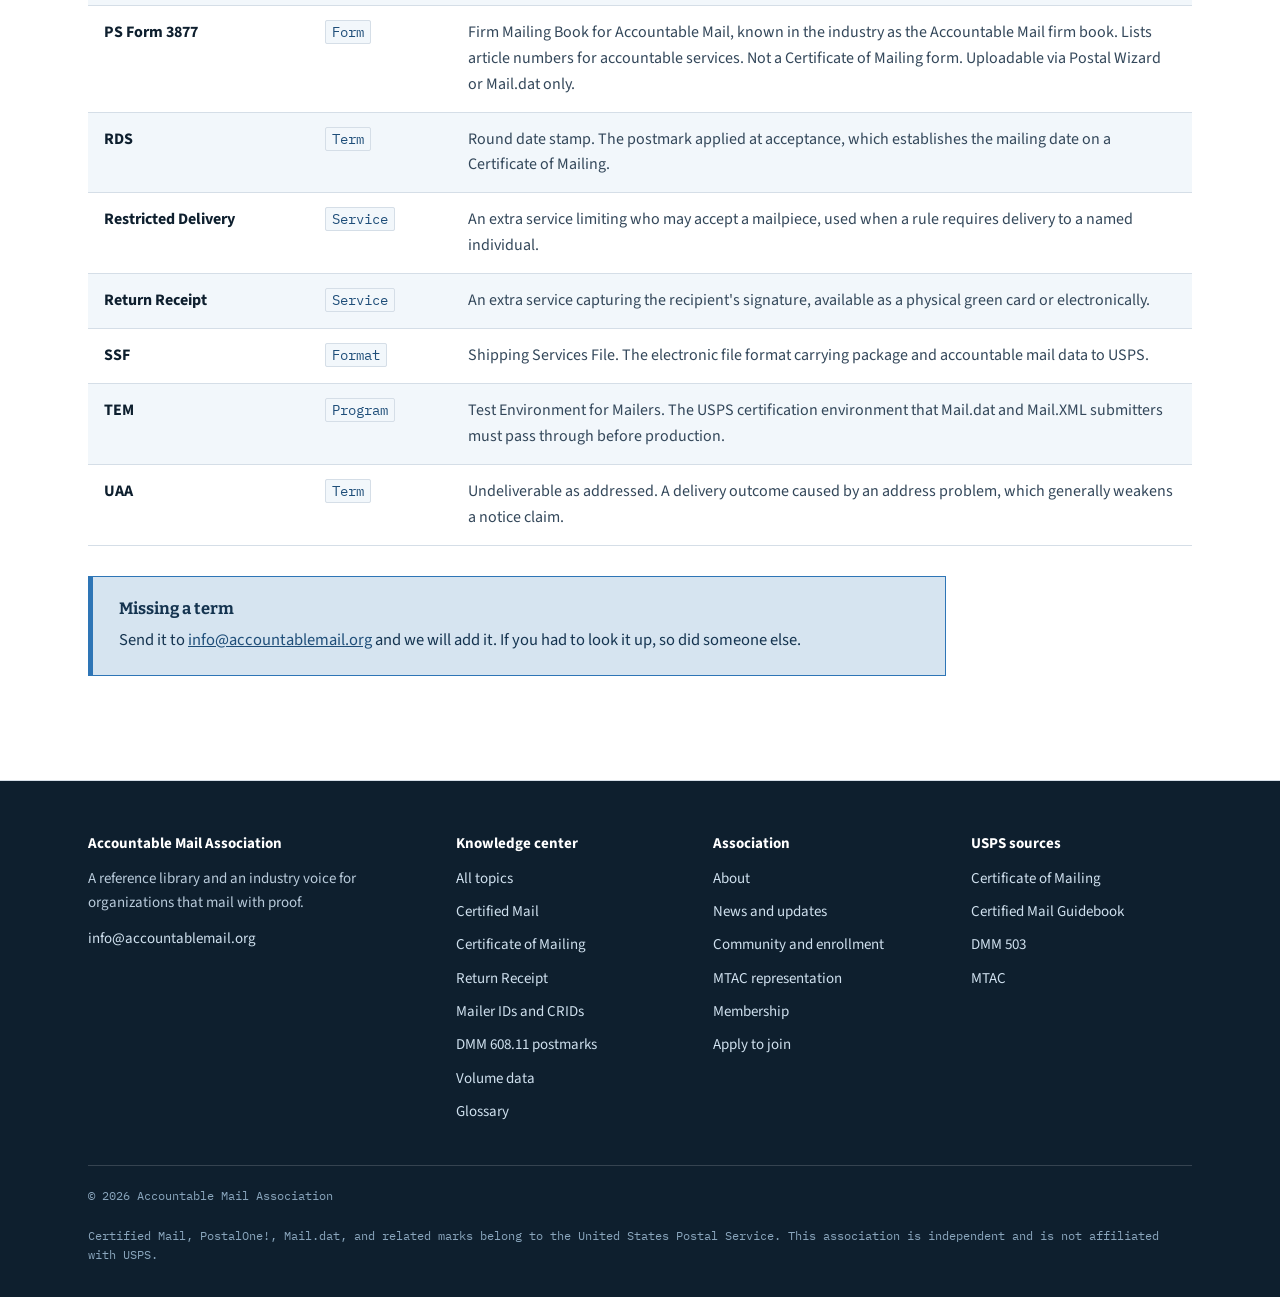
<file: glossary.html>
<!DOCTYPE html>
<html lang="en">
<head>
<meta charset="utf-8">
<meta name="viewport" content="width=device-width, initial-scale=1">
<title>Accountable mail glossary | Accountable Mail Association</title>
<meta name="description" content="Definitions for Certified Mail and Certificate of Mailing terms: PS Form 3665, 3606-D, 3811, 3877, Mail.dat, PostalOne!, EPS, CRID, MID, SSF, TEM, and more.">
<link rel="canonical" href="https://accountablemail.org/glossary.html">
<meta property="og:type" content="article">
<meta property="og:site_name" content="Accountable Mail Association">
<meta property="og:locale" content="en_US">
<meta property="og:url" content="https://accountablemail.org/glossary.html">
<meta property="og:title" content="Accountable mail glossary | Accountable Mail Association">
<meta property="og:description" content="Definitions for Certified Mail and Certificate of Mailing terms: PS Form 3665, 3606-D, 3811, 3877, Mail.dat, PostalOne!, EPS, CRID, MID, SSF, TEM, and more.">
<meta property="og:image" content="https://accountablemail.org/assets/share.png">
<meta property="og:image:width" content="1200">
<meta property="og:image:height" content="630">
<meta property="og:image:alt" content="Accountable Mail Association. Mailing with proof, explained against the USPS source.">
<meta name="twitter:card" content="summary_large_image">
<meta name="twitter:title" content="Accountable mail glossary | Accountable Mail Association">
<meta name="twitter:description" content="Definitions for Certified Mail and Certificate of Mailing terms: PS Form 3665, 3606-D, 3811, 3877, Mail.dat, PostalOne!, EPS, CRID, MID, SSF, TEM, and more.">
<meta name="twitter:image" content="https://accountablemail.org/assets/share.png">
<link rel="preconnect" href="https://fonts.googleapis.com">
<link rel="preconnect" href="https://fonts.gstatic.com" crossorigin>
<link href="https://fonts.googleapis.com/css2?family=Bitter:wght@400;600;700&family=IBM+Plex+Mono:wght@400;500&family=Source+Sans+3:wght@400;600;700&display=swap" rel="stylesheet">
<link rel="stylesheet" href="assets/site.css">
</head>
<body>
<a class="skip" href="#main">Skip to content</a>

<header class="site">
  <div class="wrap bar">
    <a class="mark" href="index.html">
      <span class="glyph">AM</span>
      <span class="name">Accountable Mail<small>Association</small></span>
    </a>
    <nav class="main" aria-label="Primary">
      <a href="index.html">Home</a>
      <a href="news.html">News</a>
      <a href="certified-mail.html">Certified Mail</a>
      <a href="certificate-of-mailing.html">Certificate of Mailing</a>
      <a href="automated-com.html">Automated COM</a>
      <a href="glossary.html" aria-current="page">Glossary</a>
      <a href="community.html">Community</a>
      <a href="topics.html">Knowledge center</a>
      <a href="about.html">About</a>
    </nav>
    <a class="btn" href="about.html#join">Join</a>
  </div>
</header>

<main id="main">
  <div class="wrap">
    <p class="crumb"><a href="index.html">Home</a> / <a href="topics.html">Knowledge center</a> / Glossary</p>
    <div class="article-head">
      <p class="eyebrow">Reference</p>
      <h1>Accountable mail glossary</h1>
      <p class="lede">Every form number, file format, system, and acronym you will hear in a Business
        Mail Entry Unit or an MTAC meeting, defined once and in plain language. Sorted
        alphabetically.</p>
      <div class="byline">
        <span>Reviewed July 2026</span>
        <span>39 terms</span>
        <span>Additions welcome</span>
      </div>
    </div>
  </div>

  <section>
    <div class="wrap">
      <table>
        <caption>Accountable mail terms</caption>
        <thead>
          <tr><th scope="col" style="width:20%">Term</th><th scope="col" style="width:13%">Type</th><th scope="col" style="width:67%">Definition</th></tr>
        </thead>
        <tbody>
          <tr><td><strong>Accountable mail</strong></td><td><code>Term</code></td><td>Mail sent with an extra service that produces a record, such as Certified Mail, Certificate of Mailing, insured mail, COD, or Priority Mail Express.</td></tr>
          <tr><td><strong>BCG</strong></td><td><code>System</code></td><td>Business Customer Gateway. The USPS portal through which business mailers access most electronic services, including Postal Wizard.</td></tr>
          <tr><td><strong>BME / BMEU</strong></td><td><code>Facility</code></td><td>Business Mail Entry, and the Business Mail Entry Unit. The acceptance point where commercial mail is presented and verified, and where postage statements are finalized.</td></tr>
          <tr><td><strong>DMU</strong></td><td><code>Facility</code></td><td>Detached mail unit. A USPS-authorized acceptance point operating inside the mailer's own facility, staffed by Postal Service acceptance personnel. Functionally equivalent to presenting at a Business Mail Entry Unit, without moving the mail first. Certificate of Mailing presentments of 50 pieces or 50 pounds or more may be made at a BMEU or an authorized DMU.</td></tr>
          <tr><td><strong>Certificate of Bulk Mailing</strong></td><td><code>Service</code></td><td>A certificate stating a count of identical weight pieces. Filed on PS Form 3606-D domestically, PS Form 3606 internationally. Does not name addressees and provides no delivery record.</td></tr>
          <tr><td><strong>Certificate of Mailing</strong></td><td><code>Service</code></td><td>Evidence that mailpieces were presented to USPS for mailing. Presented only at the time of mailing. No delivery record, and USPS retains no copies.</td></tr>
          <tr><td><strong>Certified Mail</strong></td><td><code>Service</code></td><td>An extra service adding an article number, a mailing receipt, and a USPS retained delivery record to First-Class Mail or Priority Mail.</td></tr>
          <tr><td><strong>COM</strong></td><td><code>Abbreviation</code></td><td>Certificate of Mailing.</td></tr>
          <tr><td><strong>CRID</strong></td><td><code>Identifier</code></td><td>Customer Registration ID. The USPS identifier for a business location. Mailer IDs are parented under a CRID, which is why CRID structure controls data access.</td></tr>
          <tr><td><strong>DMM</strong></td><td><code>Publication</code></td><td>Domestic Mail Manual. The USPS regulations. Extra services, including Certified Mail and Certificate of Mailing, live in section 503.</td></tr>
          <tr><td><strong>eDoc</strong></td><td><code>Term</code></td><td>Electronic documentation. Mailing data submitted to PostalOne! before the mail is presented, replacing hardcopy reports.</td></tr>
          <tr><td><strong>Electronic Return Receipt</strong></td><td><code>Service</code></td><td>Return Receipt delivered electronically rather than as a physical green card. Lower fee and faster turnaround than PS Form 3811.</td></tr>
          <tr><td><strong>EPS</strong></td><td><code>System</code></td><td>Enterprise Payment System. The USPS account used to pay postage and fees electronically. Required for electronic PS Form 3665 submission.</td></tr>
          <tr><td><strong>Extra service</strong></td><td><code>Term</code></td><td>A service purchased in addition to postage, such as Certified Mail, Return Receipt, Restricted Delivery, or Certificate of Mailing.</td></tr>
          <tr><td><strong>Firm book</strong></td><td><code>Term</code></td><td>Ambiguous in conversation. It can mean PS Form 3877, Firm Mailing Book for Accountable Mail, or PS Form 3665, Certificate of Mailing &mdash; Firm. Different forms, different services. Ask which one is meant.</td></tr>
          <tr><td><strong>Firm sheet</strong></td><td><code>Term</code></td><td>An individual sheet within a firm book. USPS uses the term parenthetically for both PS Form 3665 and PS Form 3877.</td></tr>
          <tr><td><strong>Full-Service</strong></td><td><code>Program</code></td><td>The USPS program requiring electronic documentation and unique barcodes, in exchange for pricing and data benefits.</td></tr>
          <tr><td><strong>IMb</strong></td><td><code>Barcode</code></td><td>Intelligent Mail barcode. The barcode carrying routing and identification data on letter and flat mail.</td></tr>
          <tr><td><strong>IV-MTR</strong></td><td><code>System</code></td><td>Informed Visibility Mail Tracking and Reporting. The USPS platform providing mailers with scan and visibility data.</td></tr>
          <tr><td><strong>Mail.dat</strong></td><td><code>Format</code></td><td>A mailing database format containing all information about a mailing except addresses. USPS describes it as the established industry standard for eDoc submission.</td></tr>
          <tr><td><strong>Mail.XML</strong></td><td><code>Format</code></td><td>A messaging format for sending required mailing information directly to USPS, available in advanced software packages. One of three general eDoc channels, but <strong>not</strong> a submission path for automated Certificate of Mailing, which uses Postal Wizard and Mail.dat only.</td></tr>
          <tr><td><strong>MID</strong></td><td><code>Identifier</code></td><td>Mailer ID. A USPS assigned identifier embedded in barcodes that attributes mail to a specific mailer. Parented under a CRID.</td></tr>
          <tr><td><strong>MTAC</strong></td><td><code>Body</code></td><td>Mailers' Technical Advisory Committee. The forum where USPS shares technical information with the mailing industry and receives recommendations. Associations hold the membership, not companies.</td></tr>
          <tr><td><strong>Notice 123</strong></td><td><code>Publication</code></td><td>The USPS price list. Where current postage and extra service fees are published.</td></tr>
          <tr><td><strong>PostalOne!</strong></td><td><code>System</code></td><td>The USPS system that receives electronic documentation from business mailers and manages postage statements.</td></tr>
          <tr><td><strong>Postal Wizard</strong></td><td><code>System</code></td><td>Manual entry of postage statement information into the PostalOne! website. Available for Full-Service mailings under 10,000 pieces, and limited to simple mailings.</td></tr>
          <tr><td><strong>PS Form 3606</strong></td><td><code>Form</code></td><td>Certificate of Bulk Mailing &mdash; International. The international counterpart to PS Form 3606-D.</td></tr>
          <tr><td><strong>PS Form 3606-D</strong></td><td><code>Form</code></td><td>Certificate of Bulk Mailing &mdash; Domestic. Count only. Cannot be used as a certificate for individual pieces or itemized lists. Uploadable before presentment.</td></tr>
          <tr><td><strong>PS Form 3665</strong></td><td><code>Form</code></td><td>Certificate of Mailing &mdash; Firm. Known in the industry as the firm book. For three or more pieces. Submittable electronically to PostalOne! via Postal Wizard or Mail.dat, with postage paid from an EPS account.</td></tr>
          <tr><td><strong>PS Form 3800</strong></td><td><code>Form</code></td><td>Certified Mail Receipt. The paper receipt completed at a retail counter, carrying the article number. Paper only, with no electronic version. Commercial mailers submitting electronically do not use it.</td></tr>
          <tr><td><strong>PS Form 3811</strong></td><td><code>Form</code></td><td>Domestic Return Receipt, commonly called the green card. Physically returns the recipient's signature to the sender. Paper only. Electronic Return Receipt is a separate fulfillment of the service, not an electronic 3811.</td></tr>
          <tr><td><strong>PS Form 3817</strong></td><td><code>Form</code></td><td>Certificate of Mailing. For fewer than three individual pieces presented at retail. Paper only, with no electronic version.</td></tr>
          <tr><td><strong>PS Form 3877</strong></td><td><code>Form</code></td><td>Firm Mailing Book for Accountable Mail, known in the industry as the Accountable Mail firm book. Lists article numbers for accountable services. Not a Certificate of Mailing form. Uploadable via Postal Wizard or Mail.dat only.</td></tr>
          <tr><td><strong>RDS</strong></td><td><code>Term</code></td><td>Round date stamp. The postmark applied at acceptance, which establishes the mailing date on a Certificate of Mailing.</td></tr>
          <tr><td><strong>Restricted Delivery</strong></td><td><code>Service</code></td><td>An extra service limiting who may accept a mailpiece, used when a rule requires delivery to a named individual.</td></tr>
          <tr><td><strong>Return Receipt</strong></td><td><code>Service</code></td><td>An extra service capturing the recipient's signature, available as a physical green card or electronically.</td></tr>
          <tr><td><strong>SSF</strong></td><td><code>Format</code></td><td>Shipping Services File. The electronic file format carrying package and accountable mail data to USPS.</td></tr>
          <tr><td><strong>TEM</strong></td><td><code>Program</code></td><td>Test Environment for Mailers. The USPS certification environment that Mail.dat and Mail.XML submitters must pass through before production.</td></tr>
          <tr><td><strong>UAA</strong></td><td><code>Term</code></td><td>Undeliverable as addressed. A delivery outcome caused by an address problem, which generally weakens a notice claim.</td></tr>
        </tbody>
      </table>

      <div class="callout" style="max-width:52em">
        <h4>Missing a term</h4>
        <p>Send it to <a href="mailto:info@accountablemail.org">info@accountablemail.org</a> and we
          will add it. If you had to look it up, so did someone else.</p>
      </div>
    </div>
  </section>
</main>

<footer class="site">
  <div class="wrap">
    <div class="fgrid">
      <div>
        <h4>Accountable Mail Association</h4>
        <p style="margin:0 0 12px">A reference library and an industry voice for organizations that
          mail with proof.</p>
        <p style="margin:0"><a href="mailto:info@accountablemail.org">info@accountablemail.org</a></p>
      </div>
      <div>
        <h4>Knowledge center</h4>
        <ul>
          <li><a href="topics.html">All topics</a></li>
          <li><a href="certified-mail.html">Certified Mail</a></li>
          <li><a href="certificate-of-mailing.html">Certificate of Mailing</a></li>
          <li><a href="return-receipt.html">Return Receipt</a></li>
          <li><a href="mailer-id-crid.html">Mailer IDs and CRIDs</a></li>
          <li><a href="postmarks.html">DMM 608.11 postmarks</a></li>
          <li><a href="certified-mail-volume.html">Volume data</a></li>
          <li><a href="glossary.html">Glossary</a></li>
        </ul>
      </div>
      <div>
        <h4>Association</h4>
        <ul>
          <li><a href="about.html">About</a></li>
          <li><a href="news.html">News and updates</a></li>
          <li><a href="community.html">Community and enrollment</a></li>
          <li><a href="about.html#mtac">MTAC representation</a></li>
          <li><a href="about.html#membership">Membership</a></li>
          <li><a href="about.html#join">Apply to join</a></li>
        </ul>
      </div>
      <div>
        <h4>USPS sources</h4>
        <ul>
          <li><a href="https://postalpro.usps.com/com" target="_blank" rel="noopener">Certificate of Mailing</a></li>
          <li><a href="https://postalpro.usps.com/certified-mail-guidebook" target="_blank" rel="noopener">Certified Mail Guidebook</a></li>
          <li><a href="https://pe.usps.com/text/dmm300/503.htm" target="_blank" rel="noopener">DMM 503</a></li>
          <li><a href="https://postalpro.usps.com/mtac" target="_blank" rel="noopener">MTAC</a></li>
        </ul>
      </div>
    </div>
    <div class="legal">
      <span>&copy; 2026 Accountable Mail Association</span>
      <span>Certified Mail, PostalOne!, Mail.dat, and related marks belong to the United States Postal Service. This association is independent and is not affiliated with USPS.</span>
    </div>
  </div>
</footer>

</body>
</html>
</file>
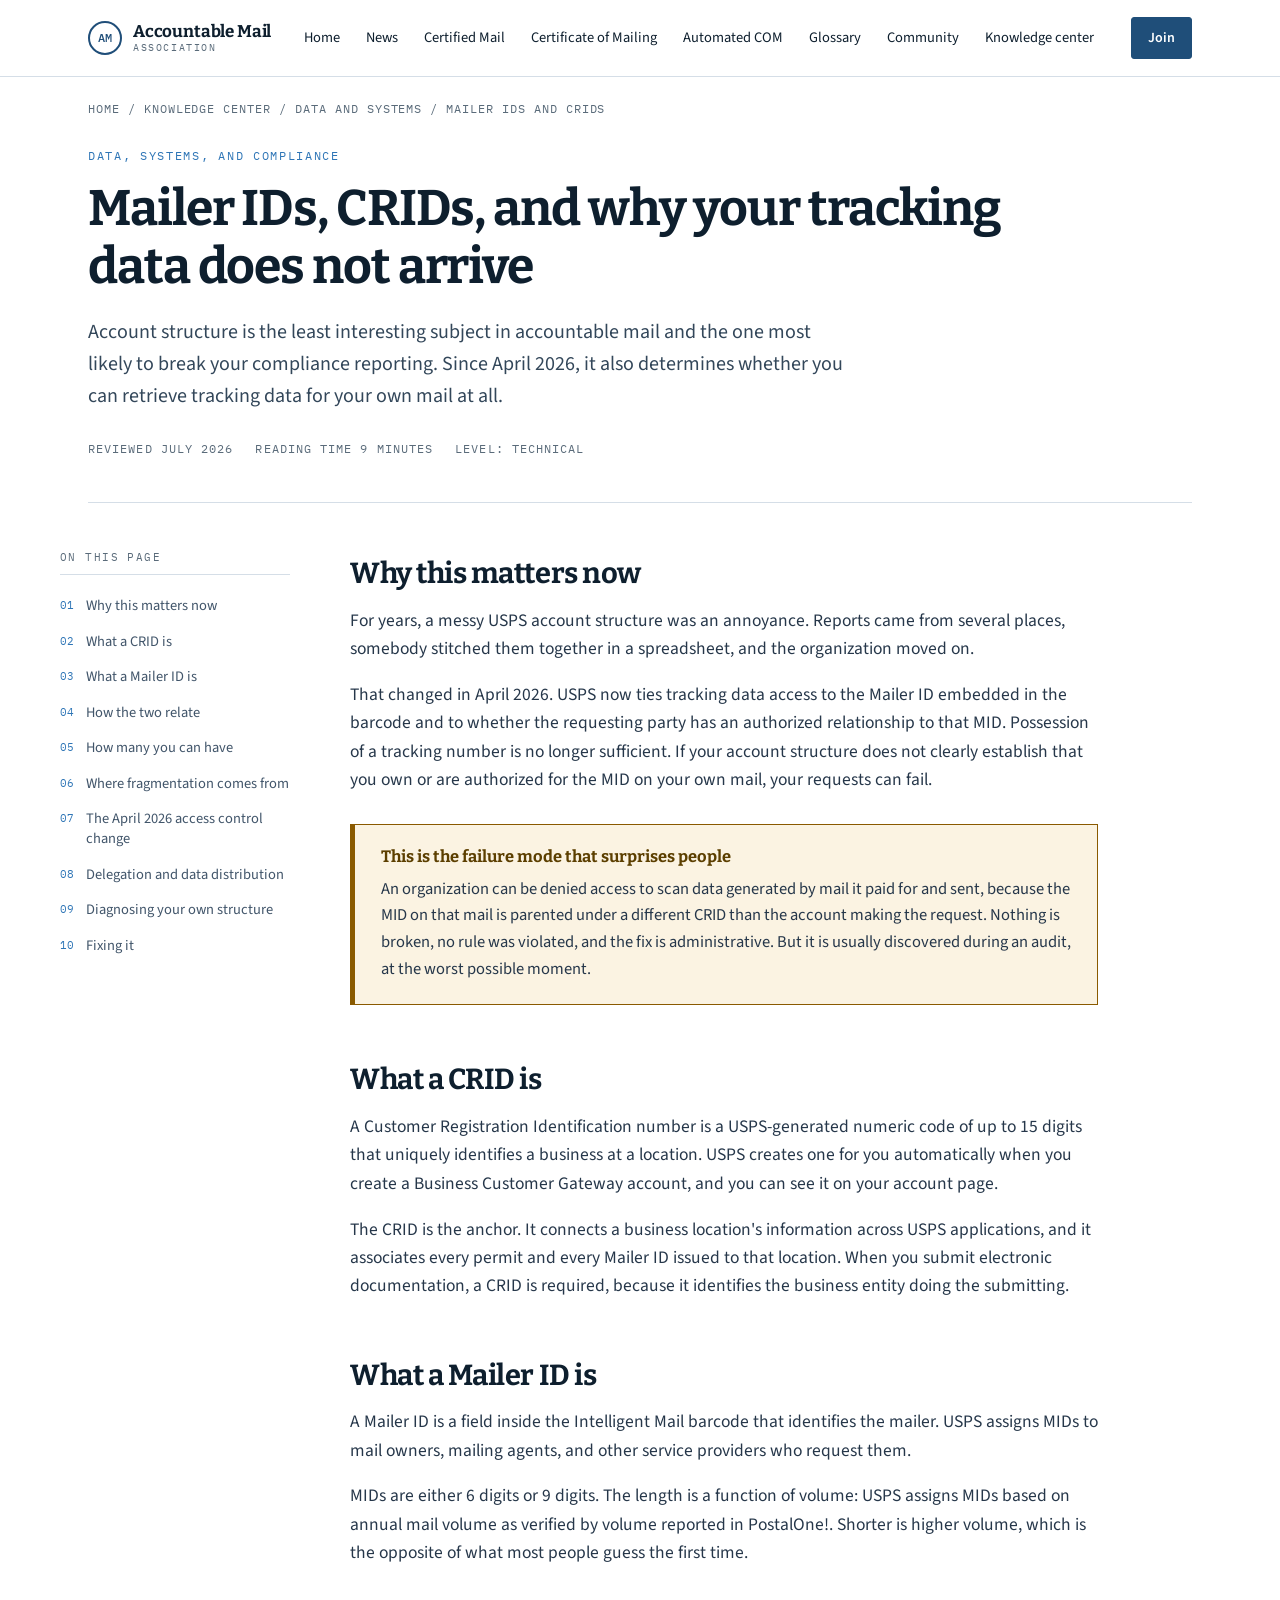
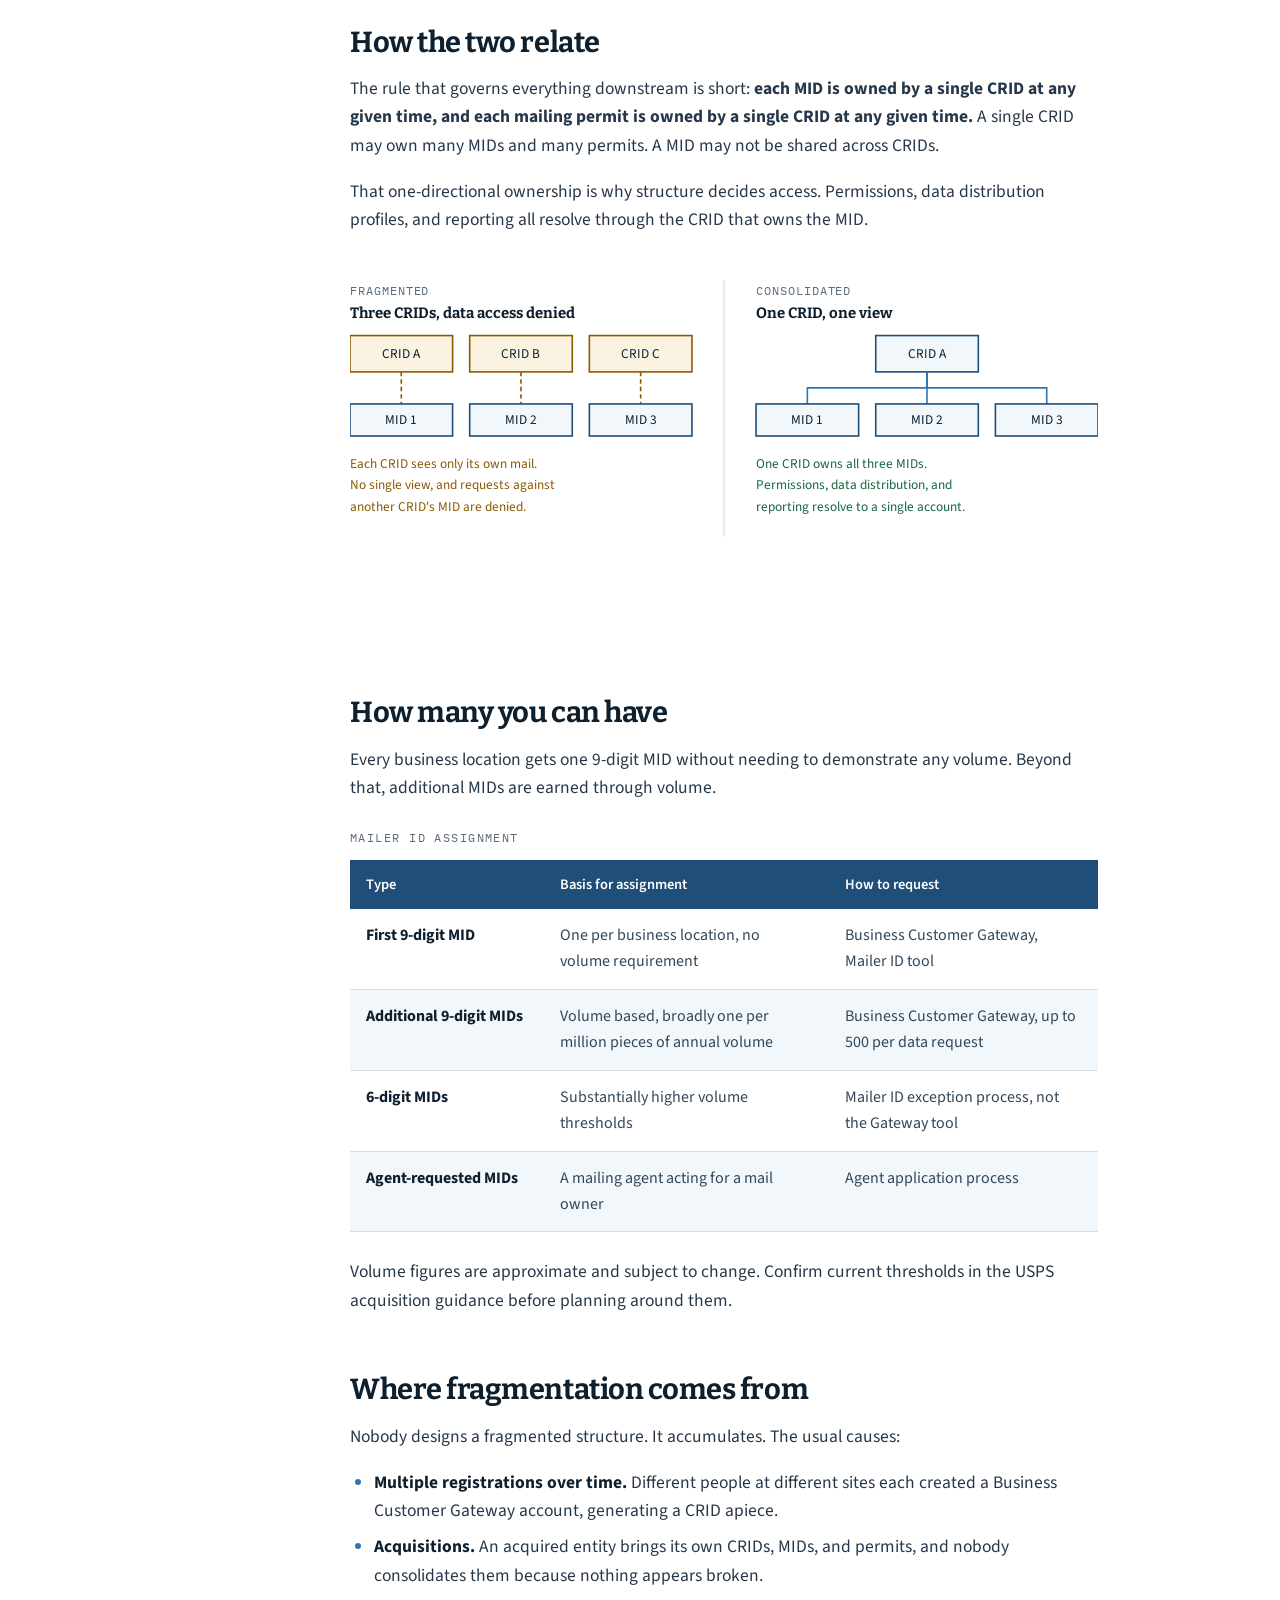
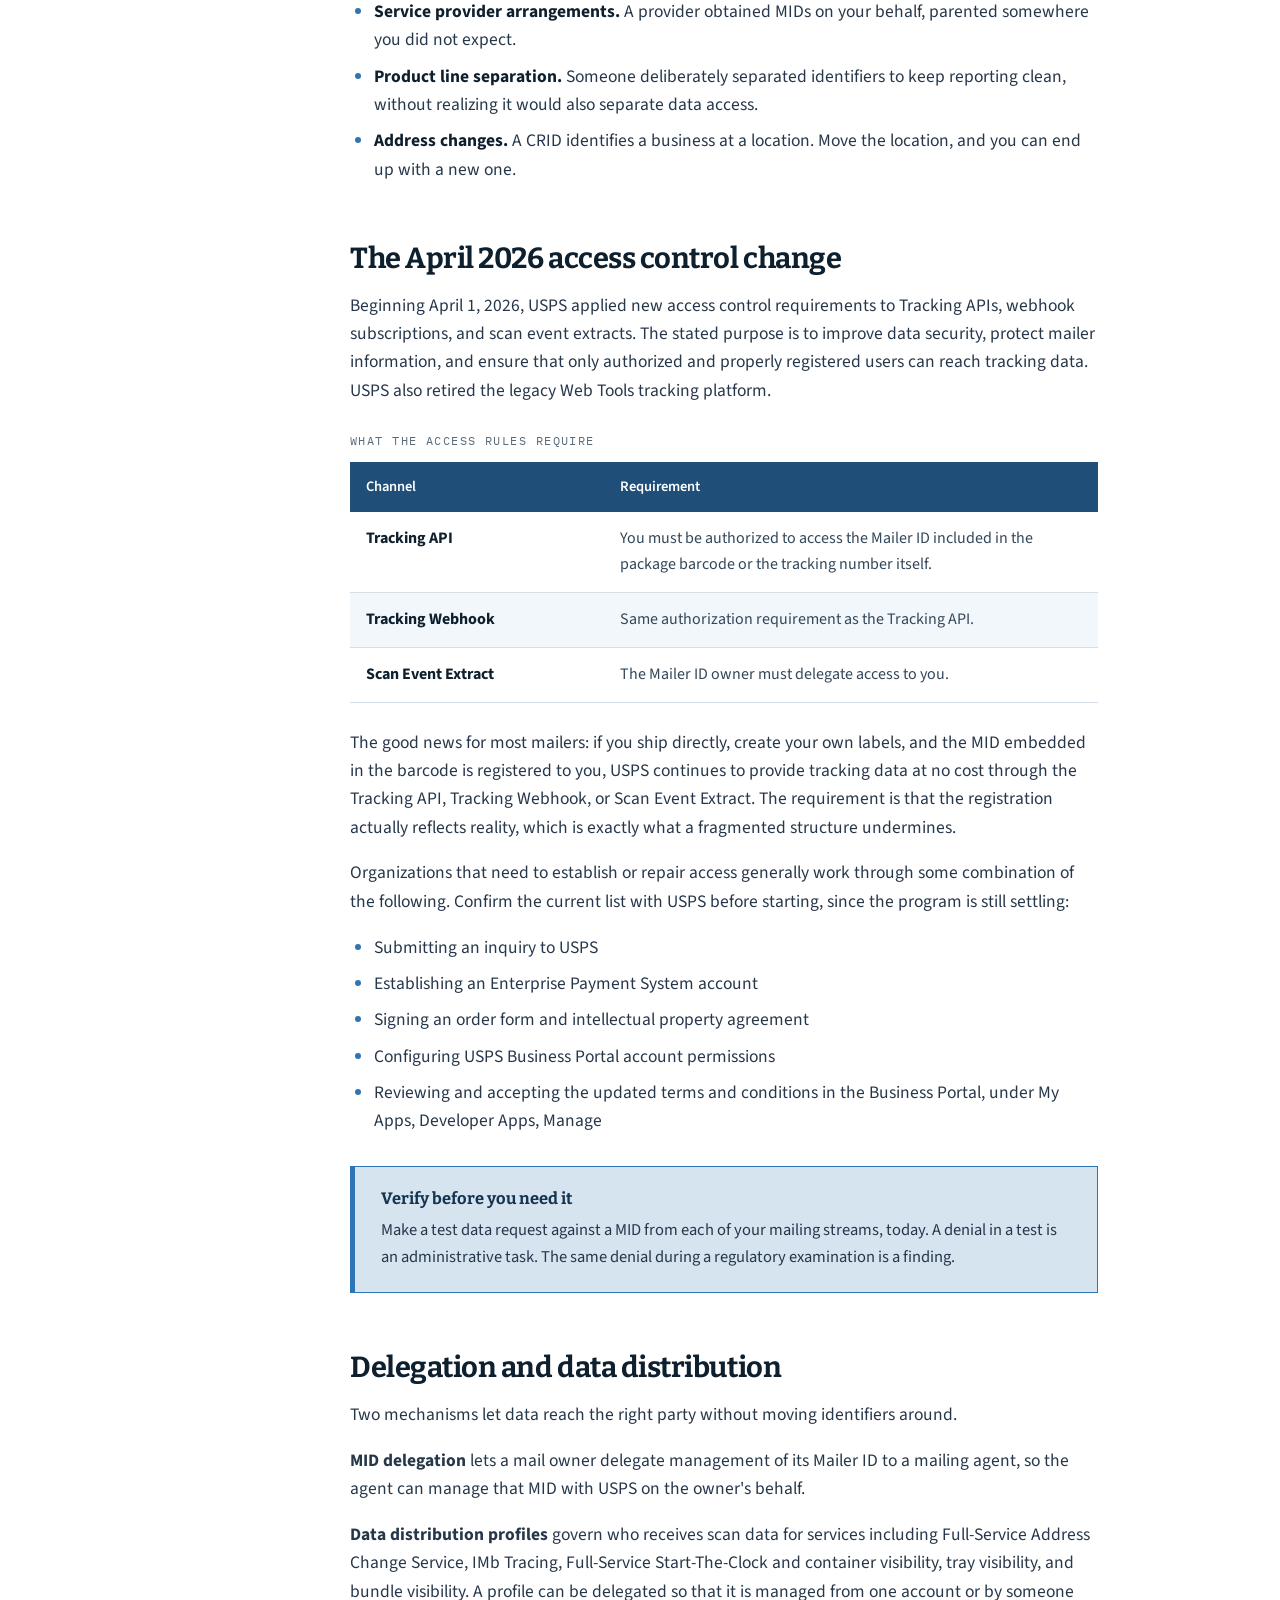
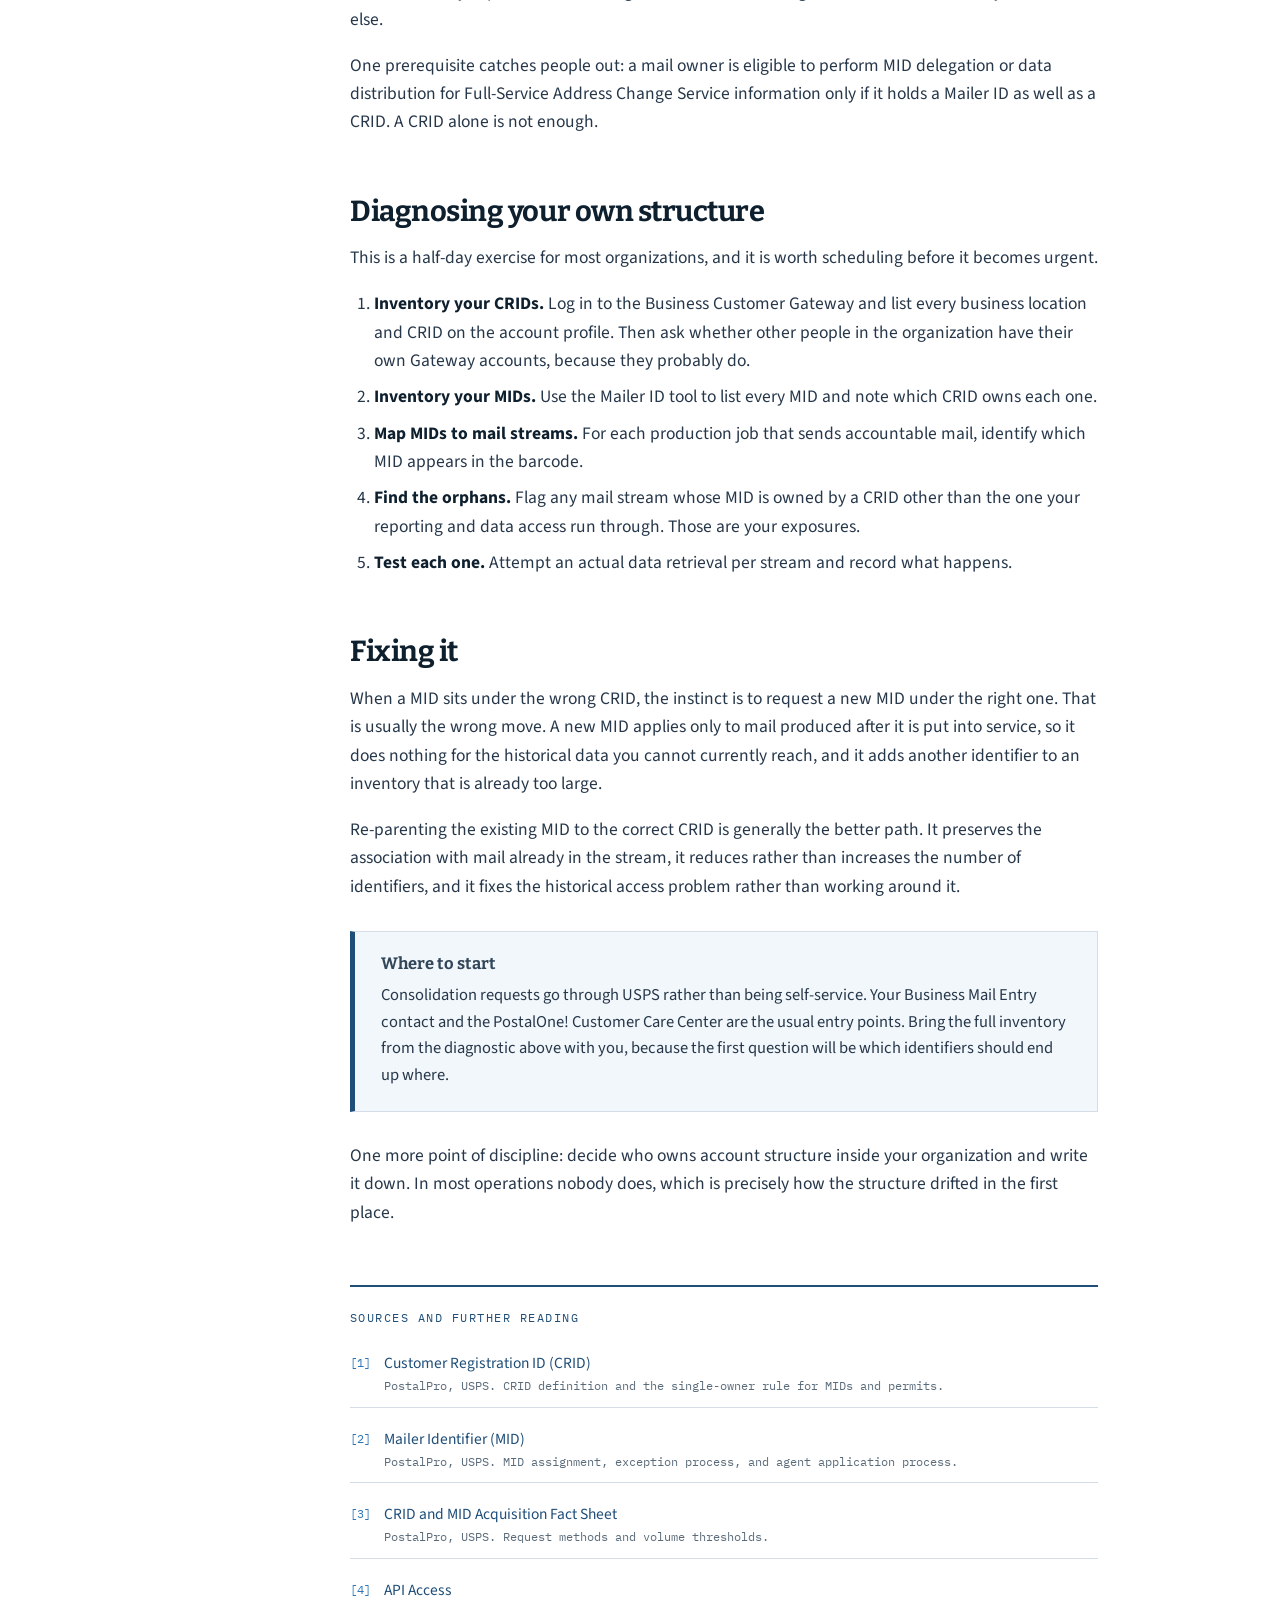
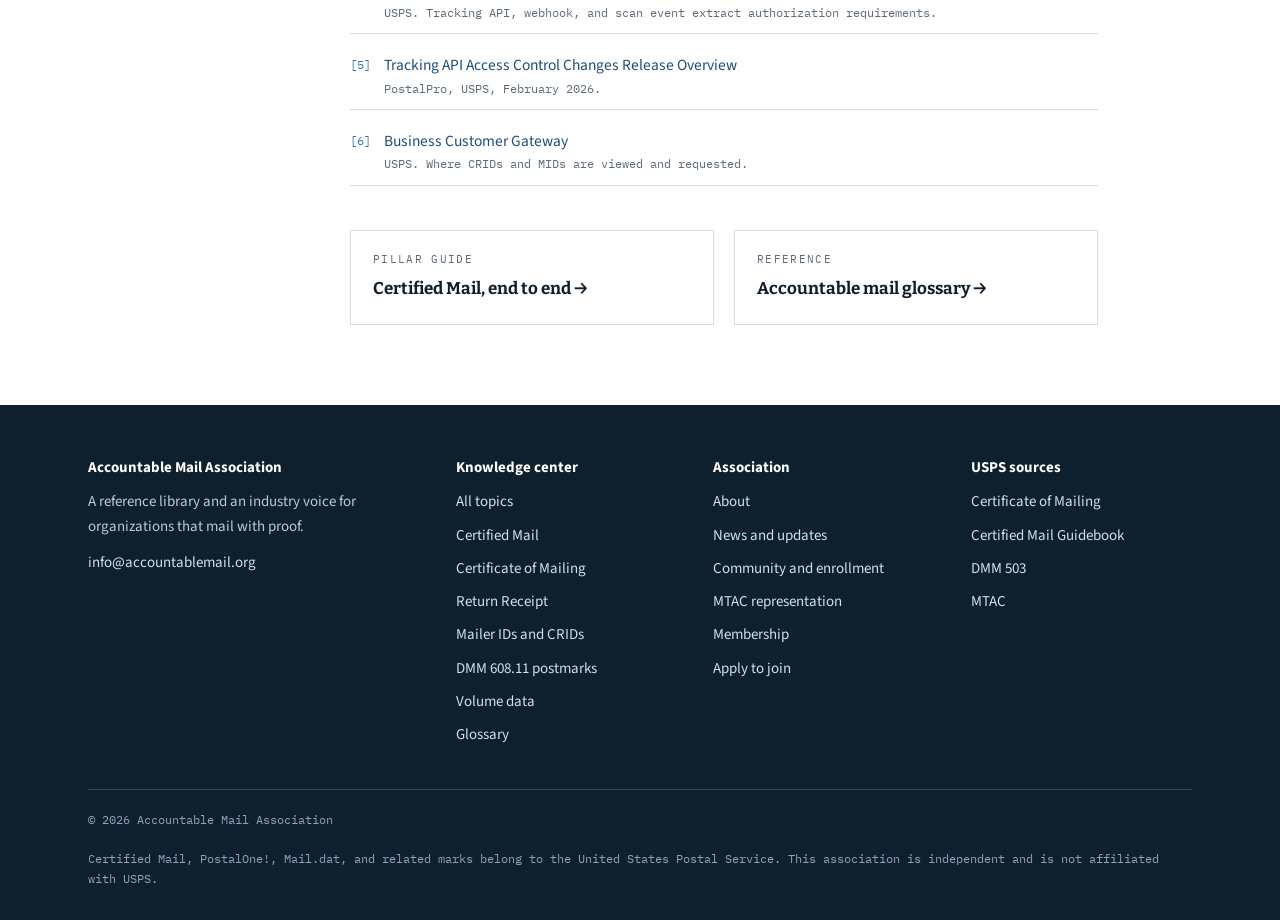
<file: mailer-id-crid.html>
<!DOCTYPE html>
<html lang="en">
<head>
<meta charset="utf-8">
<meta name="viewport" content="width=device-width, initial-scale=1">
<title>Mailer IDs, CRIDs, and data access | Accountable Mail Association</title>
<meta name="description" content="How CRID and Mailer ID structure controls USPS tracking data access, what changed under the April 2026 access control requirements, and how to diagnose and repair a fragmented account.">
<link rel="canonical" href="https://accountablemail.org/mailer-id-crid.html">
<meta property="og:type" content="article">
<meta property="og:site_name" content="Accountable Mail Association">
<meta property="og:locale" content="en_US">
<meta property="og:url" content="https://accountablemail.org/mailer-id-crid.html">
<meta property="og:title" content="Mailer IDs, CRIDs, and data access | Accountable Mail Association">
<meta property="og:description" content="How CRID and Mailer ID structure controls USPS tracking data access, what changed under the April 2026 access control requirements, and how to diagnose and repair a fragmented account.">
<meta property="og:image" content="https://accountablemail.org/assets/share.png">
<meta property="og:image:width" content="1200">
<meta property="og:image:height" content="630">
<meta property="og:image:alt" content="Accountable Mail Association. Mailing with proof, explained against the USPS source.">
<meta name="twitter:card" content="summary_large_image">
<meta name="twitter:title" content="Mailer IDs, CRIDs, and data access | Accountable Mail Association">
<meta name="twitter:description" content="How CRID and Mailer ID structure controls USPS tracking data access, what changed under the April 2026 access control requirements, and how to diagnose and repair a fragmented account.">
<meta name="twitter:image" content="https://accountablemail.org/assets/share.png">
<link rel="preconnect" href="https://fonts.googleapis.com">
<link rel="preconnect" href="https://fonts.gstatic.com" crossorigin>
<link href="https://fonts.googleapis.com/css2?family=Bitter:wght@400;600;700&family=IBM+Plex+Mono:wght@400;500&family=Source+Sans+3:wght@400;600;700&display=swap" rel="stylesheet">
<link rel="stylesheet" href="assets/site.css">
</head>
<body>
<a class="skip" href="#main">Skip to content</a>

<header class="site">
  <div class="wrap bar">
    <a class="mark" href="index.html">
      <span class="glyph">AM</span>
      <span class="name">Accountable Mail<small>Association</small></span>
    </a>
    <nav class="main" aria-label="Primary">
      <a href="index.html">Home</a>
      <a href="news.html">News</a>
      <a href="certified-mail.html">Certified Mail</a>
      <a href="certificate-of-mailing.html">Certificate of Mailing</a>
      <a href="automated-com.html">Automated COM</a>
      <a href="glossary.html">Glossary</a>
      <a href="community.html">Community</a>
      <a href="topics.html">Knowledge center</a>
      <a href="about.html">About</a>
    </nav>
    <a class="btn" href="about.html#join">Join</a>
  </div>
</header>

<main id="main">
  <div class="wrap">
    <p class="crumb"><a href="index.html">Home</a> / <a href="topics.html">Knowledge center</a> /
      Data and systems / Mailer IDs and CRIDs</p>
    <div class="article-head">
      <p class="eyebrow">Data, systems, and compliance</p>
      <h1>Mailer IDs, CRIDs, and why your tracking data does not arrive</h1>
      <p class="lede">Account structure is the least interesting subject in accountable mail and the
        one most likely to break your compliance reporting. Since April 2026, it also determines
        whether you can retrieve tracking data for your own mail at all.</p>
      <div class="byline">
        <span>Reviewed July 2026</span>
        <span>Reading time 9 minutes</span>
        <span>Level: technical</span>
      </div>
    </div>
  </div>

  <div class="wrap article-layout">
    <aside class="toc">
      <h4>On this page</h4>
      <ol>
        <li><a href="#why">Why this matters now</a></li>
        <li><a href="#crid">What a CRID is</a></li>
        <li><a href="#mid">What a Mailer ID is</a></li>
        <li><a href="#relate">How the two relate</a></li>
        <li><a href="#howmany">How many you can have</a></li>
        <li><a href="#fragment">Where fragmentation comes from</a></li>
        <li><a href="#access">The April 2026 access control change</a></li>
        <li><a href="#delegation">Delegation and data distribution</a></li>
        <li><a href="#diagnose">Diagnosing your own structure</a></li>
        <li><a href="#fix">Fixing it</a></li>
      </ol>
    </aside>

    <article class="prose">

      <h2 id="why">Why this matters now</h2>
      <p>For years, a messy USPS account structure was an annoyance. Reports came from several places,
        somebody stitched them together in a spreadsheet, and the organization moved on.</p>
      <p>That changed in April 2026. USPS now ties tracking data access to the Mailer ID embedded in
        the barcode and to whether the requesting party has an authorized relationship to that MID.
        Possession of a tracking number is no longer sufficient. If your account structure does not
        clearly establish that you own or are authorized for the MID on your own mail, your requests
        can fail.</p>

      <div class="callout warn">
        <h4>This is the failure mode that surprises people</h4>
        <p>An organization can be denied access to scan data generated by mail it paid for and sent,
          because the MID on that mail is parented under a different CRID than the account making
          the request. Nothing is broken, no rule was violated, and the fix is administrative. But it
          is usually discovered during an audit, at the worst possible moment.</p>
      </div>

      <h2 id="crid">What a CRID is</h2>
      <p>A Customer Registration Identification number is a USPS-generated numeric code of up to 15
        digits that uniquely identifies a business at a location. USPS creates one for you
        automatically when you create a Business Customer Gateway account, and you can see it on your
        account page.</p>
      <p>The CRID is the anchor. It connects a business location's information across USPS
        applications, and it associates every permit and every Mailer ID issued to that location. When
        you submit electronic documentation, a CRID is required, because it identifies the business
        entity doing the submitting.</p>

      <h2 id="mid">What a Mailer ID is</h2>
      <p>A Mailer ID is a field inside the Intelligent Mail barcode that identifies the mailer. USPS
        assigns MIDs to mail owners, mailing agents, and other service providers who request them.</p>
      <p>MIDs are either 6 digits or 9 digits. The length is a function of volume: USPS assigns MIDs
        based on annual mail volume as verified by volume reported in PostalOne!. Shorter is
        higher volume, which is the opposite of what most people guess the first time.</p>

      <h2 id="relate">How the two relate</h2>
      <p>The rule that governs everything downstream is short: <strong>each MID is owned by a single
        CRID at any given time, and each mailing permit is owned by a single CRID at any given
        time.</strong> A single CRID may own many MIDs and many permits. A MID may not be shared
        across CRIDs.</p>
      <p>That one-directional ownership is why structure decides access. Permissions, data
        distribution profiles, and reporting all resolve through the CRID that owns the MID.</p>

      <svg viewBox="0 0 700 300" role="img" style="width:100%; height:auto; margin:28px 0;"
           aria-label="Diagram comparing a fragmented account structure with three separate CRIDs against a consolidated structure with one CRID owning all Mailer IDs">
        <style>
          .lbl{font-family:'IBM Plex Mono',monospace; font-size:11px; fill:#5A6B7A; letter-spacing:.08em}
          .box{fill:#F2F7FB; stroke:#1F4E79; stroke-width:1.5}
          .boxr{fill:#FBF3E2; stroke:#8A5A00; stroke-width:1.5}
          .txt{font-family:'Source Sans 3',Arial,sans-serif; font-size:12.5px; fill:#0E1F2E}
          .hd{font-family:Bitter,Georgia,serif; font-size:14px; font-weight:700; fill:#0E1F2E}
          .ln{stroke:#2E75B6; stroke-width:1.5; fill:none}
          .lnr{stroke:#8A5A00; stroke-width:1.5; fill:none; stroke-dasharray:4 3}
        </style>

        <text x="0" y="14" class="lbl">FRAGMENTED</text>
        <text x="0" y="36" class="hd">Three CRIDs, data access denied</text>
        <rect x="0" y="52" width="96" height="34" class="boxr"/>
        <text x="48" y="73" class="txt" text-anchor="middle">CRID A</text>
        <rect x="112" y="52" width="96" height="34" class="boxr"/>
        <text x="160" y="73" class="txt" text-anchor="middle">CRID B</text>
        <rect x="224" y="52" width="96" height="34" class="boxr"/>
        <text x="272" y="73" class="txt" text-anchor="middle">CRID C</text>
        <path class="lnr" d="M48 86 V 116"/><path class="lnr" d="M160 86 V 116"/><path class="lnr" d="M272 86 V 116"/>
        <rect x="0" y="116" width="96" height="30" class="box"/>
        <text x="48" y="135" class="txt" text-anchor="middle">MID 1</text>
        <rect x="112" y="116" width="96" height="30" class="box"/>
        <text x="160" y="135" class="txt" text-anchor="middle">MID 2</text>
        <rect x="224" y="116" width="96" height="30" class="box"/>
        <text x="272" y="135" class="txt" text-anchor="middle">MID 3</text>
        <text x="0" y="176" class="txt" style="fill:#8A5A00">Each CRID sees only its own mail.</text>
        <text x="0" y="196" class="txt" style="fill:#8A5A00">No single view, and requests against</text>
        <text x="0" y="216" class="txt" style="fill:#8A5A00">another CRID's MID are denied.</text>

        <line x1="350" y1="0" x2="350" y2="240" stroke="#D5DEE7" stroke-width="1"/>

        <text x="380" y="14" class="lbl">CONSOLIDATED</text>
        <text x="380" y="36" class="hd">One CRID, one view</text>
        <rect x="492" y="52" width="96" height="34" class="box"/>
        <text x="540" y="73" class="txt" text-anchor="middle">CRID A</text>
        <path class="ln" d="M540 86 V 101 H 428 V 116"/>
        <path class="ln" d="M540 86 V 116"/>
        <path class="ln" d="M540 86 V 101 H 652 V 116"/>
        <rect x="380" y="116" width="96" height="30" class="box"/>
        <text x="428" y="135" class="txt" text-anchor="middle">MID 1</text>
        <rect x="492" y="116" width="96" height="30" class="box"/>
        <text x="540" y="135" class="txt" text-anchor="middle">MID 2</text>
        <rect x="604" y="116" width="96" height="30" class="box"/>
        <text x="652" y="135" class="txt" text-anchor="middle">MID 3</text>
        <text x="380" y="176" class="txt" style="fill:#17663F">One CRID owns all three MIDs.</text>
        <text x="380" y="196" class="txt" style="fill:#17663F">Permissions, data distribution, and</text>
        <text x="380" y="216" class="txt" style="fill:#17663F">reporting resolve to a single account.</text>
      </svg>

      <h2 id="howmany">How many you can have</h2>
      <p>Every business location gets one 9-digit MID without needing to demonstrate any volume.
        Beyond that, additional MIDs are earned through volume.</p>
      <table>
        <caption>Mailer ID assignment</caption>
        <thead>
          <tr><th scope="col" style="width:26%">Type</th><th scope="col" style="width:38%">Basis for assignment</th><th scope="col" style="width:36%">How to request</th></tr>
        </thead>
        <tbody>
          <tr><td><strong>First 9-digit MID</strong></td><td>One per business location, no volume requirement</td><td>Business Customer Gateway, Mailer ID tool</td></tr>
          <tr><td><strong>Additional 9-digit MIDs</strong></td><td>Volume based, broadly one per million pieces of annual volume</td><td>Business Customer Gateway, up to 500 per data request</td></tr>
          <tr><td><strong>6-digit MIDs</strong></td><td>Substantially higher volume thresholds</td><td>Mailer ID exception process, not the Gateway tool</td></tr>
          <tr><td><strong>Agent-requested MIDs</strong></td><td>A mailing agent acting for a mail owner</td><td>Agent application process</td></tr>
        </tbody>
      </table>
      <p>Volume figures are approximate and subject to change. Confirm current thresholds in the USPS
        acquisition guidance before planning around them.</p>

      <h2 id="fragment">Where fragmentation comes from</h2>
      <p>Nobody designs a fragmented structure. It accumulates. The usual causes:</p>
      <ul>
        <li><strong>Multiple registrations over time.</strong> Different people at different sites each
          created a Business Customer Gateway account, generating a CRID apiece.</li>
        <li><strong>Acquisitions.</strong> An acquired entity brings its own CRIDs, MIDs, and permits,
          and nobody consolidates them because nothing appears broken.</li>
        <li><strong>Service provider arrangements.</strong> A provider obtained MIDs on your behalf,
          parented somewhere you did not expect.</li>
        <li><strong>Product line separation.</strong> Someone deliberately separated identifiers to
          keep reporting clean, without realizing it would also separate data access.</li>
        <li><strong>Address changes.</strong> A CRID identifies a business at a location. Move the
          location, and you can end up with a new one.</li>
      </ul>

      <h2 id="access">The April 2026 access control change</h2>
      <p>Beginning April 1, 2026, USPS applied new access control requirements to Tracking APIs,
        webhook subscriptions, and scan event extracts. The stated purpose is to improve data
        security, protect mailer information, and ensure that only authorized and properly registered
        users can reach tracking data. USPS also retired the legacy Web Tools tracking platform.</p>

      <table>
        <caption>What the access rules require</caption>
        <thead>
          <tr><th scope="col" style="width:34%">Channel</th><th scope="col" style="width:66%">Requirement</th></tr>
        </thead>
        <tbody>
          <tr><td><strong>Tracking API</strong></td><td>You must be authorized to access the Mailer ID included in the package barcode or the tracking number itself.</td></tr>
          <tr><td><strong>Tracking Webhook</strong></td><td>Same authorization requirement as the Tracking API.</td></tr>
          <tr><td><strong>Scan Event Extract</strong></td><td>The Mailer ID owner must delegate access to you.</td></tr>
        </tbody>
      </table>

      <p>The good news for most mailers: if you ship directly, create your own labels, and the MID
        embedded in the barcode is registered to you, USPS continues to provide tracking data at no
        cost through the Tracking API, Tracking Webhook, or Scan Event Extract. The requirement is
        that the registration actually reflects reality, which is exactly what a fragmented structure
        undermines.</p>

      <p>Organizations that need to establish or repair access generally work through some
        combination of the following. Confirm the current list with USPS before starting, since the
        program is still settling:</p>
      <ul>
        <li>Submitting an inquiry to USPS</li>
        <li>Establishing an Enterprise Payment System account</li>
        <li>Signing an order form and intellectual property agreement</li>
        <li>Configuring USPS Business Portal account permissions</li>
        <li>Reviewing and accepting the updated terms and conditions in the Business Portal, under My
          Apps, Developer Apps, Manage</li>
      </ul>

      <div class="callout">
        <h4>Verify before you need it</h4>
        <p>Make a test data request against a MID from each of your mailing streams, today. A denial
          in a test is an administrative task. The same denial during a regulatory examination is a
          finding.</p>
      </div>

      <h2 id="delegation">Delegation and data distribution</h2>
      <p>Two mechanisms let data reach the right party without moving identifiers around.</p>
      <p><strong>MID delegation</strong> lets a mail owner delegate management of its Mailer ID to a
        mailing agent, so the agent can manage that MID with USPS on the owner's behalf.</p>
      <p><strong>Data distribution profiles</strong> govern who receives scan data for services
        including Full-Service Address Change Service, IMb Tracing, Full-Service Start-The-Clock and
        container visibility, tray visibility, and bundle visibility. A profile can be delegated so
        that it is managed from one account or by someone else.</p>
      <p>One prerequisite catches people out: a mail owner is eligible to perform MID delegation or
        data distribution for Full-Service Address Change Service information only if it holds a
        Mailer ID as well as a CRID. A CRID alone is not enough.</p>

      <h2 id="diagnose">Diagnosing your own structure</h2>
      <p>This is a half-day exercise for most organizations, and it is worth scheduling before it
        becomes urgent.</p>
      <ol>
        <li><strong>Inventory your CRIDs.</strong> Log in to the Business Customer Gateway and list
          every business location and CRID on the account profile. Then ask whether other people in
          the organization have their own Gateway accounts, because they probably do.</li>
        <li><strong>Inventory your MIDs.</strong> Use the Mailer ID tool to list every MID and note
          which CRID owns each one.</li>
        <li><strong>Map MIDs to mail streams.</strong> For each production job that sends accountable
          mail, identify which MID appears in the barcode.</li>
        <li><strong>Find the orphans.</strong> Flag any mail stream whose MID is owned by a CRID other
          than the one your reporting and data access run through. Those are your exposures.</li>
        <li><strong>Test each one.</strong> Attempt an actual data retrieval per stream and record
          what happens.</li>
      </ol>

      <h2 id="fix">Fixing it</h2>
      <p>When a MID sits under the wrong CRID, the instinct is to request a new MID under the right
        one. That is usually the wrong move. A new MID applies only to mail produced after it is put
        into service, so it does nothing for the historical data you cannot currently reach, and it
        adds another identifier to an inventory that is already too large.</p>
      <p>Re-parenting the existing MID to the correct CRID is generally the better path. It preserves
        the association with mail already in the stream, it reduces rather than increases the number
        of identifiers, and it fixes the historical access problem rather than working around it.</p>

      <div class="callout plain">
        <h4>Where to start</h4>
        <p>Consolidation requests go through USPS rather than being self-service. Your Business Mail
          Entry contact and the PostalOne! Customer Care Center are the usual entry points. Bring the
          full inventory from the diagnostic above with you, because the first question will be which
          identifiers should end up where.</p>
      </div>

      <p>One more point of discipline: decide who owns account structure inside your organization and
        write it down. In most operations nobody does, which is precisely how the structure drifted in
        the first place.</p>

      <div class="sources">
        <h4>Sources and further reading</h4>
        <ol>
          <li><a href="https://postalpro.usps.com/mailing/customer-registration-id" target="_blank" rel="noopener">Customer Registration ID (CRID)</a>
            <span>PostalPro, USPS. CRID definition and the single-owner rule for MIDs and permits.</span></li>
          <li><a href="https://postalpro.usps.com/mailing/mailer-id" target="_blank" rel="noopener">Mailer Identifier (MID)</a>
            <span>PostalPro, USPS. MID assignment, exception process, and agent application process.</span></li>
          <li><a href="https://postalpro.usps.com/node/433" target="_blank" rel="noopener">CRID and MID Acquisition Fact Sheet</a>
            <span>PostalPro, USPS. Request methods and volume thresholds.</span></li>
          <li><a href="https://www.usps.com/business/api-access.htm" target="_blank" rel="noopener">API Access</a>
            <span>USPS. Tracking API, webhook, and scan event extract authorization requirements.</span></li>
          <li><a href="https://postalpro.usps.com/Tracking_APIAccess_Control_Changes_Release_Overview" target="_blank" rel="noopener">Tracking API Access Control Changes Release Overview</a>
            <span>PostalPro, USPS, February 2026.</span></li>
          <li><a href="https://gateway.usps.com" target="_blank" rel="noopener">Business Customer Gateway</a>
            <span>USPS. Where CRIDs and MIDs are viewed and requested.</span></li>
        </ol>
      </div>

      <div class="next-up">
        <a href="certified-mail.html"><span>Pillar guide</span><strong>Certified Mail, end to end &rarr;</strong></a>
        <a href="glossary.html"><span>Reference</span><strong>Accountable mail glossary &rarr;</strong></a>
      </div>
    </article>
  </div>
</main>

<footer class="site">
  <div class="wrap">
    <div class="fgrid">
      <div>
        <h4>Accountable Mail Association</h4>
        <p style="margin:0 0 12px">A reference library and an industry voice for organizations that
          mail with proof.</p>
        <p style="margin:0"><a href="mailto:info@accountablemail.org">info@accountablemail.org</a></p>
      </div>
      <div>
        <h4>Knowledge center</h4>
        <ul>
          <li><a href="topics.html">All topics</a></li>
          <li><a href="certified-mail.html">Certified Mail</a></li>
          <li><a href="certificate-of-mailing.html">Certificate of Mailing</a></li>
          <li><a href="return-receipt.html">Return Receipt</a></li>
          <li><a href="mailer-id-crid.html">Mailer IDs and CRIDs</a></li>
          <li><a href="postmarks.html">DMM 608.11 postmarks</a></li>
          <li><a href="certified-mail-volume.html">Volume data</a></li>
          <li><a href="glossary.html">Glossary</a></li>
        </ul>
      </div>
      <div>
        <h4>Association</h4>
        <ul>
          <li><a href="about.html">About</a></li>
          <li><a href="news.html">News and updates</a></li>
          <li><a href="community.html">Community and enrollment</a></li>
          <li><a href="about.html#mtac">MTAC representation</a></li>
          <li><a href="about.html#membership">Membership</a></li>
          <li><a href="about.html#join">Apply to join</a></li>
        </ul>
      </div>
      <div>
        <h4>USPS sources</h4>
        <ul>
          <li><a href="https://postalpro.usps.com/com" target="_blank" rel="noopener">Certificate of Mailing</a></li>
          <li><a href="https://postalpro.usps.com/certified-mail-guidebook" target="_blank" rel="noopener">Certified Mail Guidebook</a></li>
          <li><a href="https://pe.usps.com/text/dmm300/503.htm" target="_blank" rel="noopener">DMM 503</a></li>
          <li><a href="https://postalpro.usps.com/mtac" target="_blank" rel="noopener">MTAC</a></li>
        </ul>
      </div>
    </div>
    <div class="legal">
      <span>&copy; 2026 Accountable Mail Association</span>
      <span>Certified Mail, PostalOne!, Mail.dat, and related marks belong to the United States Postal Service. This association is independent and is not affiliated with USPS.</span>
    </div>
  </div>
</footer>

</body>
</html>
</file>
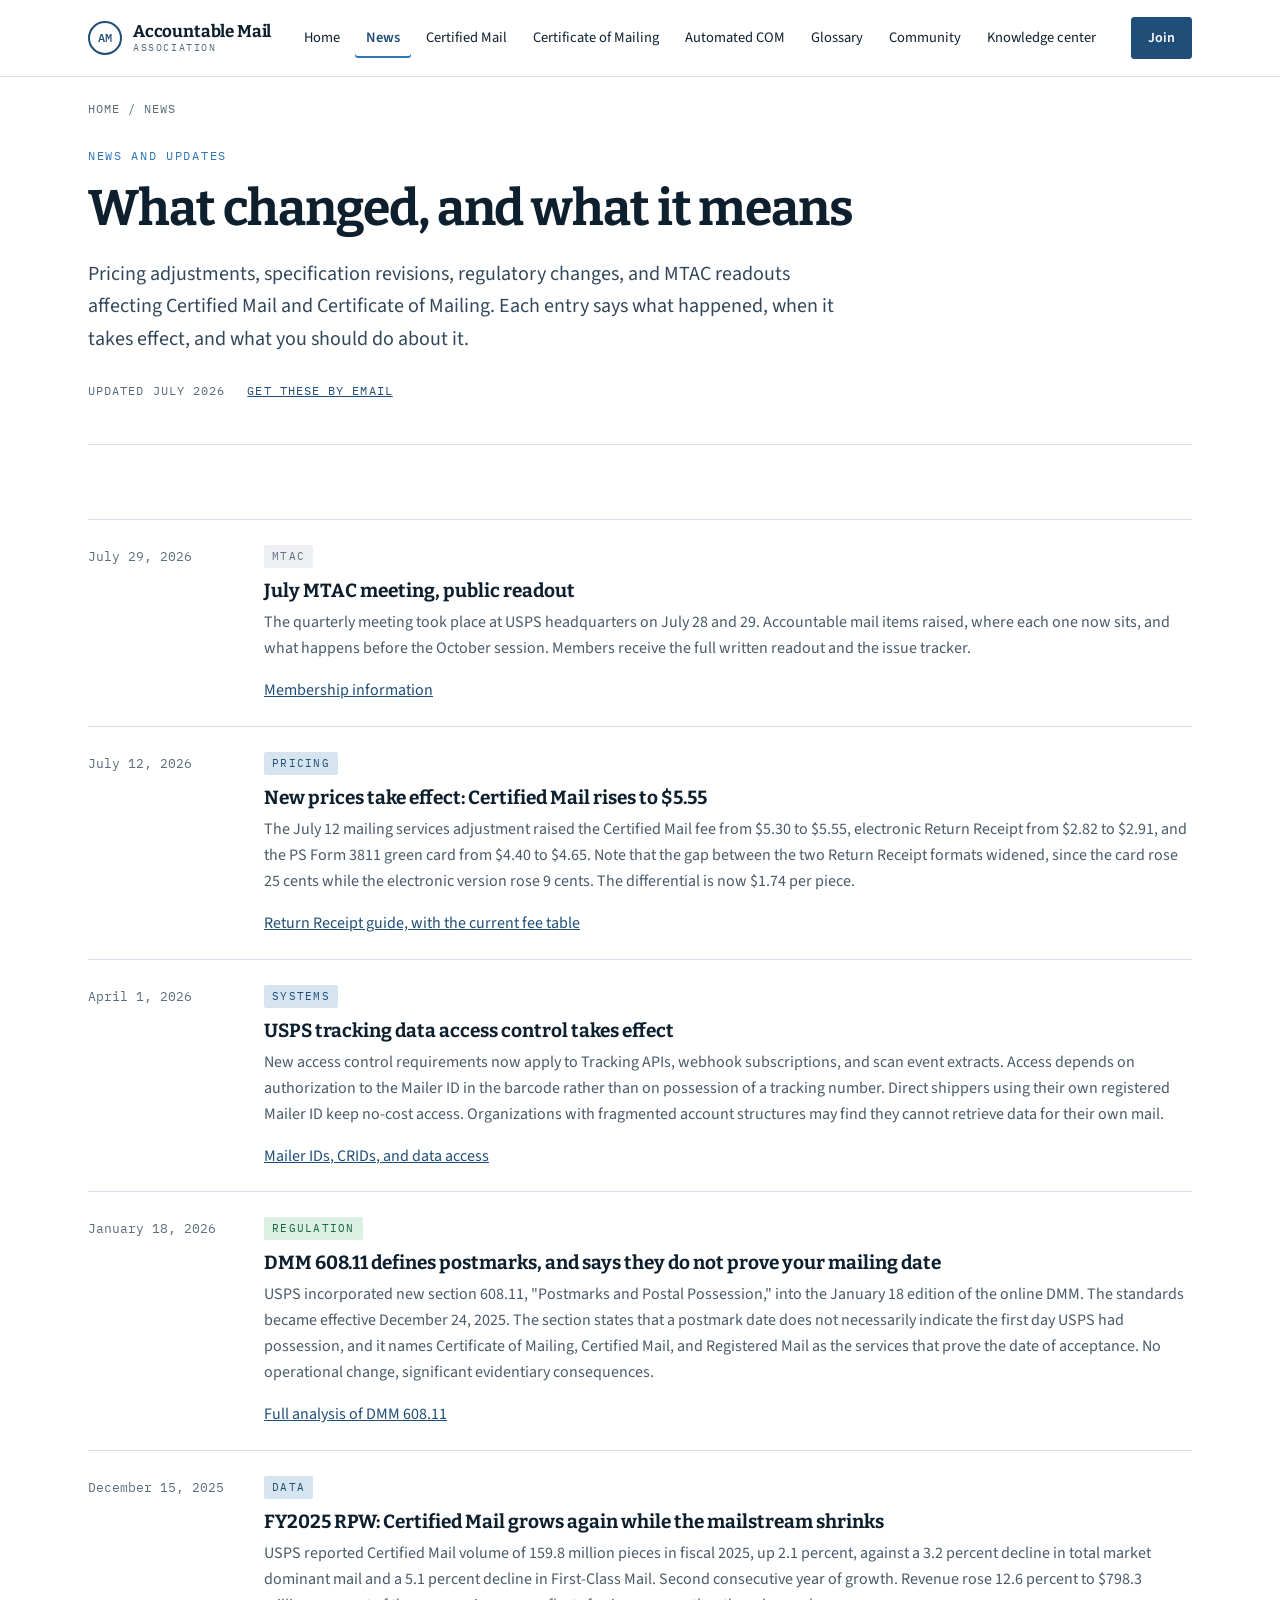
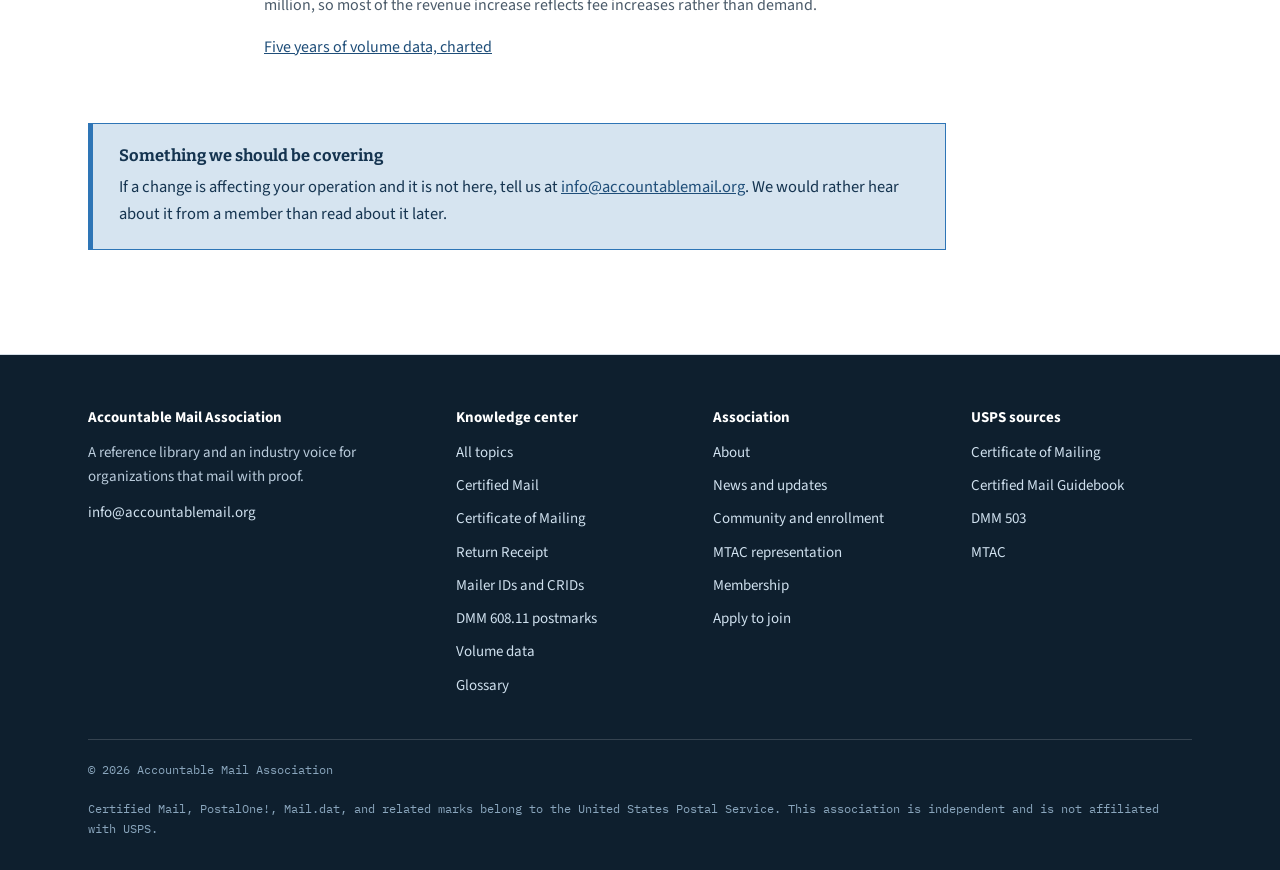
<file: news.html>
<!DOCTYPE html>
<html lang="en">
<head>
<meta charset="utf-8">
<meta name="viewport" content="width=device-width, initial-scale=1">
<title>News and updates | Accountable Mail Association</title>
<meta name="description" content="Pricing adjustments, regulatory changes, specification revisions, and MTAC readouts affecting Certified Mail and Certificate of Mailing.">
<link rel="canonical" href="https://accountablemail.org/news.html">
<meta property="og:type" content="website">
<meta property="og:site_name" content="Accountable Mail Association">
<meta property="og:locale" content="en_US">
<meta property="og:url" content="https://accountablemail.org/news.html">
<meta property="og:title" content="News and updates | Accountable Mail Association">
<meta property="og:description" content="Pricing adjustments, regulatory changes, specification revisions, and MTAC readouts affecting Certified Mail and Certificate of Mailing.">
<meta property="og:image" content="https://accountablemail.org/assets/share.png">
<meta property="og:image:width" content="1200">
<meta property="og:image:height" content="630">
<meta property="og:image:alt" content="Accountable Mail Association. Mailing with proof, explained against the USPS source.">
<meta name="twitter:card" content="summary_large_image">
<meta name="twitter:title" content="News and updates | Accountable Mail Association">
<meta name="twitter:description" content="Pricing adjustments, regulatory changes, specification revisions, and MTAC readouts affecting Certified Mail and Certificate of Mailing.">
<meta name="twitter:image" content="https://accountablemail.org/assets/share.png">
<link rel="preconnect" href="https://fonts.googleapis.com">
<link rel="preconnect" href="https://fonts.gstatic.com" crossorigin>
<link href="https://fonts.googleapis.com/css2?family=Bitter:wght@400;600;700&family=IBM+Plex+Mono:wght@400;500&family=Source+Sans+3:wght@400;600;700&display=swap" rel="stylesheet">
<link rel="stylesheet" href="assets/site.css">
</head>
<body>
<a class="skip" href="#main">Skip to content</a>

<header class="site">
  <div class="wrap bar">
    <a class="mark" href="index.html">
      <span class="glyph">AM</span>
      <span class="name">Accountable Mail<small>Association</small></span>
    </a>
    <nav class="main" aria-label="Primary">
      <a href="index.html">Home</a>
      <a href="news.html" aria-current="page">News</a>
      <a href="certified-mail.html">Certified Mail</a>
      <a href="certificate-of-mailing.html">Certificate of Mailing</a>
      <a href="automated-com.html">Automated COM</a>
      <a href="glossary.html">Glossary</a>
      <a href="community.html">Community</a>
      <a href="topics.html">Knowledge center</a>
      <a href="about.html">About</a>
    </nav>
    <a class="btn" href="about.html#join">Join</a>
  </div>
</header>

<main id="main">
  <div class="wrap">
    <p class="crumb"><a href="index.html">Home</a> / News</p>
    <div class="article-head">
      <p class="eyebrow">News and updates</p>
      <h1>What changed, and what it means</h1>
      <p class="lede">Pricing adjustments, specification revisions, regulatory changes, and MTAC
        readouts affecting Certified Mail and Certificate of Mailing. Each entry says what happened,
        when it takes effect, and what you should do about it.</p>
      <div class="byline">
        <span>Updated July 2026</span>
        <span><a href="community.html#enroll">Get these by email</a></span>
      </div>
    </div>
  </div>

  <section>
    <div class="wrap">

<!-- ============================================================================
     ADD A NEWS ENTRY
     Copy the block between the START and END markers below, paste it directly
     under this comment so the newest entry sits at the top, and edit it.

     The pill class sets the colored label:
       pill new    green   Regulation, or anything with legal weight
       pill live   blue    Pricing, specifications, systems
       pill draft  grey    MTAC readouts, association news

     Keep the datetime attribute in YYYY-MM-DD form. It is not displayed, but it
     keeps the entries machine-readable and sortable.

     House style still applies: no em dashes, Oxford commas, active voice, and
     no company or product names except USPS systems.
     ============================================================================ -->

<!-- START COPY -->
      <article class="post">
        <time datetime="2026-07-29">July 29, 2026</time>
        <div>
          <span class="pill draft">MTAC</span>
          <h3>July MTAC meeting, public readout</h3>
          <p>The quarterly meeting took place at USPS headquarters on July 28 and 29. Accountable
            mail items raised, where each one now sits, and what happens before the October session.
            Members receive the full written readout and the issue tracker.</p>
          <p><a href="about.html#join">Membership information</a></p>
        </div>
      </article>
<!-- END COPY -->

      <article class="post">
        <time datetime="2026-07-12">July 12, 2026</time>
        <div>
          <span class="pill live">Pricing</span>
          <h3>New prices take effect: Certified Mail rises to $5.55</h3>
          <p>The July 12 mailing services adjustment raised the Certified Mail fee from $5.30 to
            $5.55, electronic Return Receipt from $2.82 to $2.91, and the PS Form 3811 green card
            from $4.40 to $4.65. Note that the gap between the two Return Receipt formats widened,
            since the card rose 25 cents while the electronic version rose 9 cents. The differential
            is now $1.74 per piece.</p>
          <p><a href="return-receipt.html">Return Receipt guide, with the current fee table</a></p>
        </div>
      </article>

      <article class="post">
        <time datetime="2026-04-01">April 1, 2026</time>
        <div>
          <span class="pill live">Systems</span>
          <h3>USPS tracking data access control takes effect</h3>
          <p>New access control requirements now apply to Tracking APIs, webhook subscriptions, and
            scan event extracts. Access depends on authorization to the Mailer ID in the barcode
            rather than on possession of a tracking number. Direct shippers using their own
            registered Mailer ID keep no-cost access. Organizations with fragmented account
            structures may find they cannot retrieve data for their own mail.</p>
          <p><a href="mailer-id-crid.html">Mailer IDs, CRIDs, and data access</a></p>
        </div>
      </article>

      <article class="post">
        <time datetime="2026-01-18">January 18, 2026</time>
        <div>
          <span class="pill new">Regulation</span>
          <h3>DMM 608.11 defines postmarks, and says they do not prove your mailing date</h3>
          <p>USPS incorporated new section 608.11, "Postmarks and Postal Possession," into the
            January 18 edition of the online DMM. The standards became effective December 24, 2025.
            The section states that a postmark date does not necessarily indicate the first day USPS
            had possession, and it names Certificate of Mailing, Certified Mail, and Registered Mail
            as the services that prove the date of acceptance. No operational change, significant
            evidentiary consequences.</p>
          <p><a href="postmarks.html">Full analysis of DMM 608.11</a></p>
        </div>
      </article>

      <article class="post">
        <time datetime="2025-12-15">December 15, 2025</time>
        <div>
          <span class="pill live">Data</span>
          <h3>FY2025 RPW: Certified Mail grows again while the mailstream shrinks</h3>
          <p>USPS reported Certified Mail volume of 159.8 million pieces in fiscal 2025, up 2.1
            percent, against a 3.2 percent decline in total market dominant mail and a 5.1 percent
            decline in First-Class Mail. Second consecutive year of growth. Revenue rose 12.6 percent
            to $798.3 million, so most of the revenue increase reflects fee increases rather than
            demand.</p>
          <p><a href="certified-mail-volume.html">Five years of volume data, charted</a></p>
        </div>
      </article>

      <div class="callout" style="margin-top:40px; max-width:52em">
        <h4>Something we should be covering</h4>
        <p>If a change is affecting your operation and it is not here, tell us at
          <a href="mailto:info@accountablemail.org">info@accountablemail.org</a>. We would rather
          hear about it from a member than read about it later.</p>
      </div>

    </div>
  </section>
</main>

<footer class="site">
  <div class="wrap">
    <div class="fgrid">
      <div>
        <h4>Accountable Mail Association</h4>
        <p style="margin:0 0 12px">A reference library and an industry voice for organizations that
          mail with proof.</p>
        <p style="margin:0"><a href="mailto:info@accountablemail.org">info@accountablemail.org</a></p>
      </div>
      <div>
        <h4>Knowledge center</h4>
        <ul>
          <li><a href="topics.html">All topics</a></li>
          <li><a href="certified-mail.html">Certified Mail</a></li>
          <li><a href="certificate-of-mailing.html">Certificate of Mailing</a></li>
          <li><a href="return-receipt.html">Return Receipt</a></li>
          <li><a href="mailer-id-crid.html">Mailer IDs and CRIDs</a></li>
          <li><a href="postmarks.html">DMM 608.11 postmarks</a></li>
          <li><a href="certified-mail-volume.html">Volume data</a></li>
          <li><a href="glossary.html">Glossary</a></li>
        </ul>
      </div>
      <div>
        <h4>Association</h4>
        <ul>
          <li><a href="about.html">About</a></li>
          <li><a href="news.html">News and updates</a></li>
          <li><a href="community.html">Community and enrollment</a></li>
          <li><a href="about.html#mtac">MTAC representation</a></li>
          <li><a href="about.html#membership">Membership</a></li>
          <li><a href="about.html#join">Apply to join</a></li>
        </ul>
      </div>
      <div>
        <h4>USPS sources</h4>
        <ul>
          <li><a href="https://postalpro.usps.com/com" target="_blank" rel="noopener">Certificate of Mailing</a></li>
          <li><a href="https://postalpro.usps.com/certified-mail-guidebook" target="_blank" rel="noopener">Certified Mail Guidebook</a></li>
          <li><a href="https://pe.usps.com/text/dmm300/503.htm" target="_blank" rel="noopener">DMM 503</a></li>
          <li><a href="https://postalpro.usps.com/mtac" target="_blank" rel="noopener">MTAC</a></li>
        </ul>
      </div>
    </div>
    <div class="legal">
      <span>&copy; 2026 Accountable Mail Association</span>
      <span>Certified Mail, PostalOne!, Mail.dat, and related marks belong to the United States Postal Service. This association is independent and is not affiliated with USPS.</span>
    </div>
  </div>
</footer>

</body>
</html>
</file>
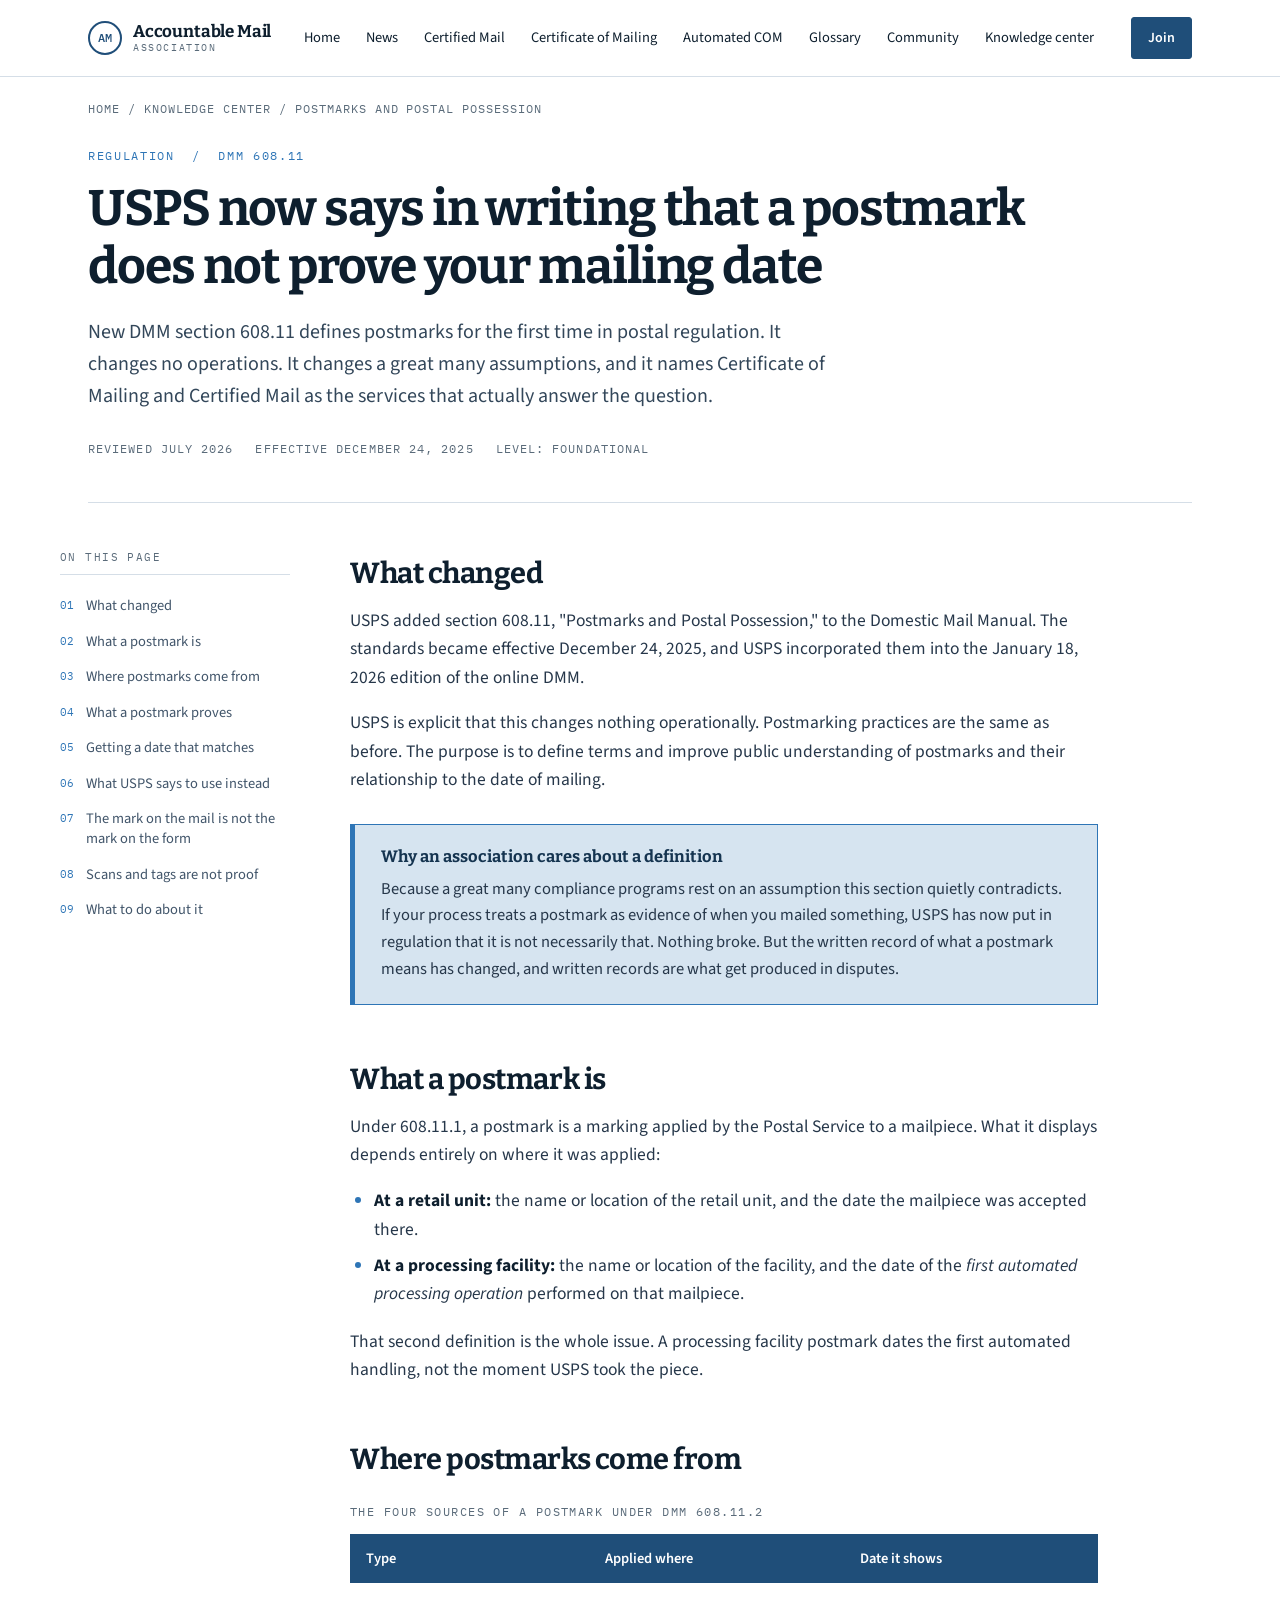
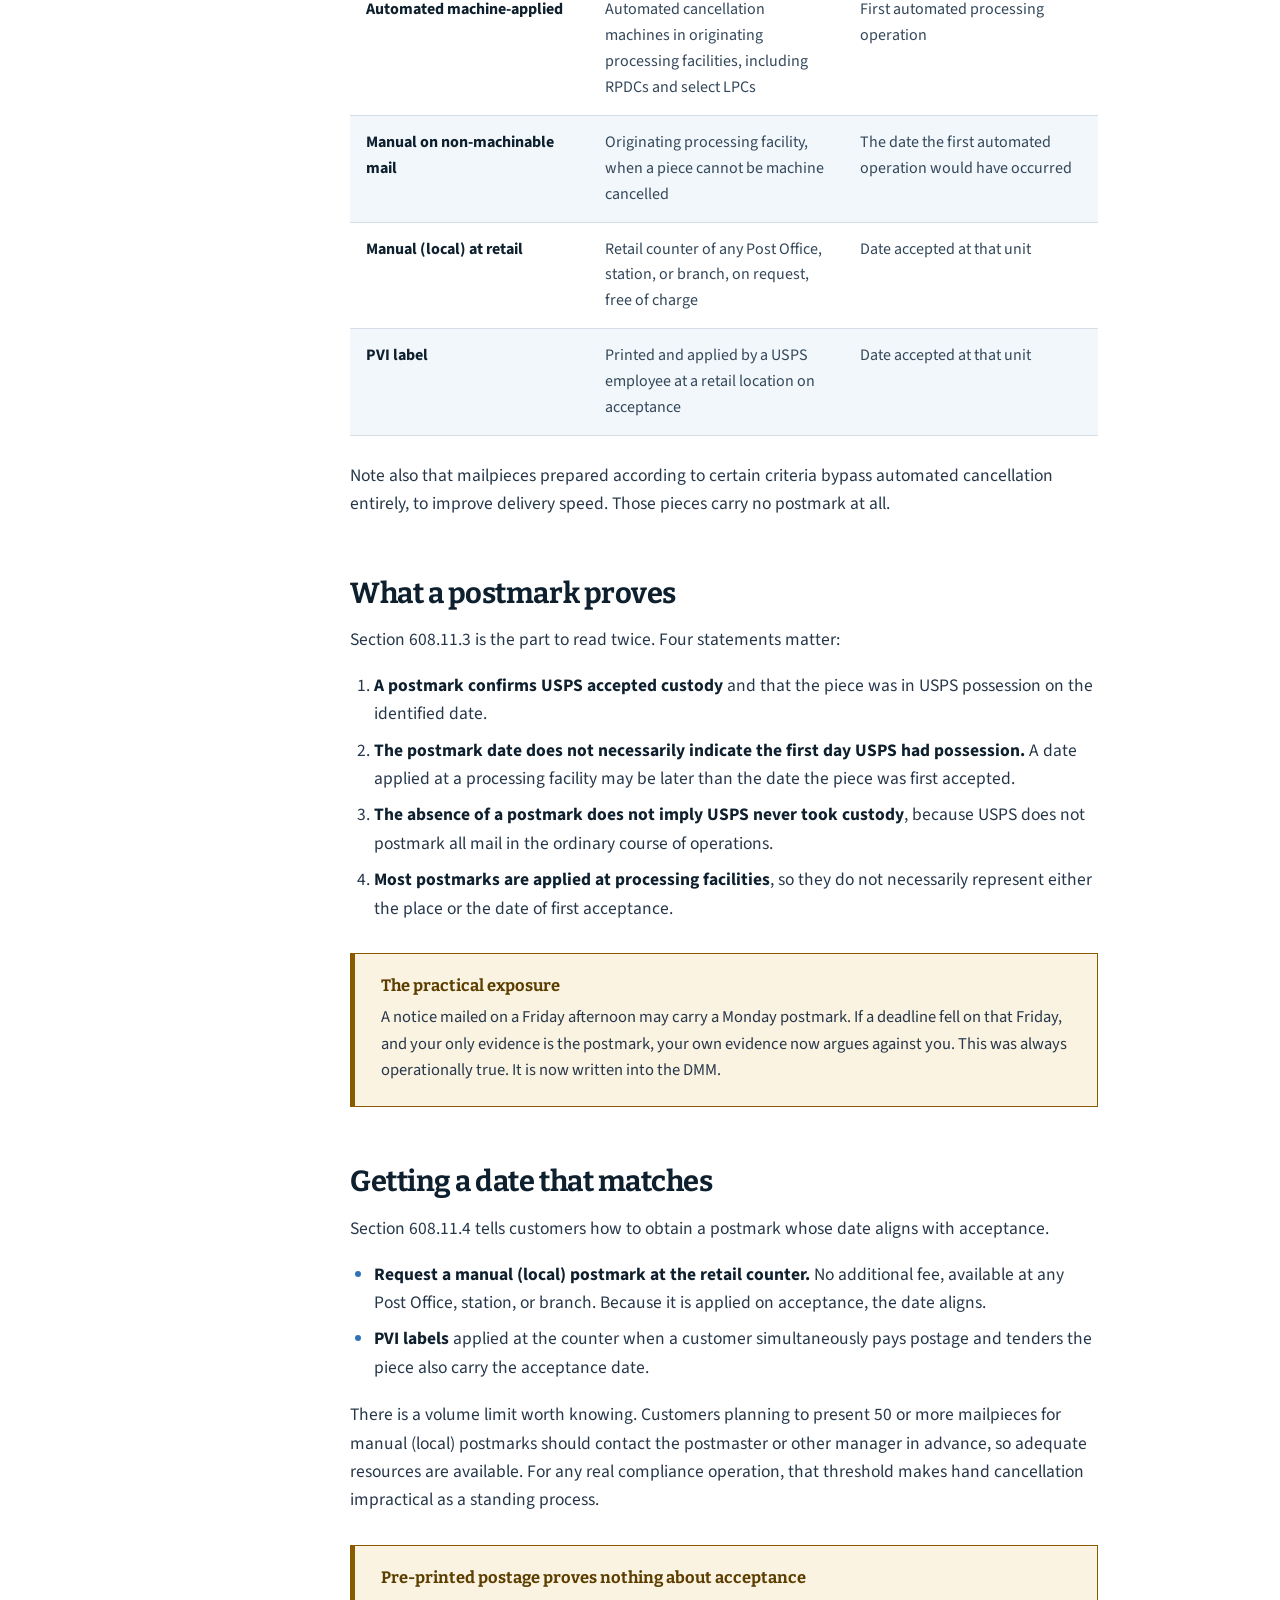
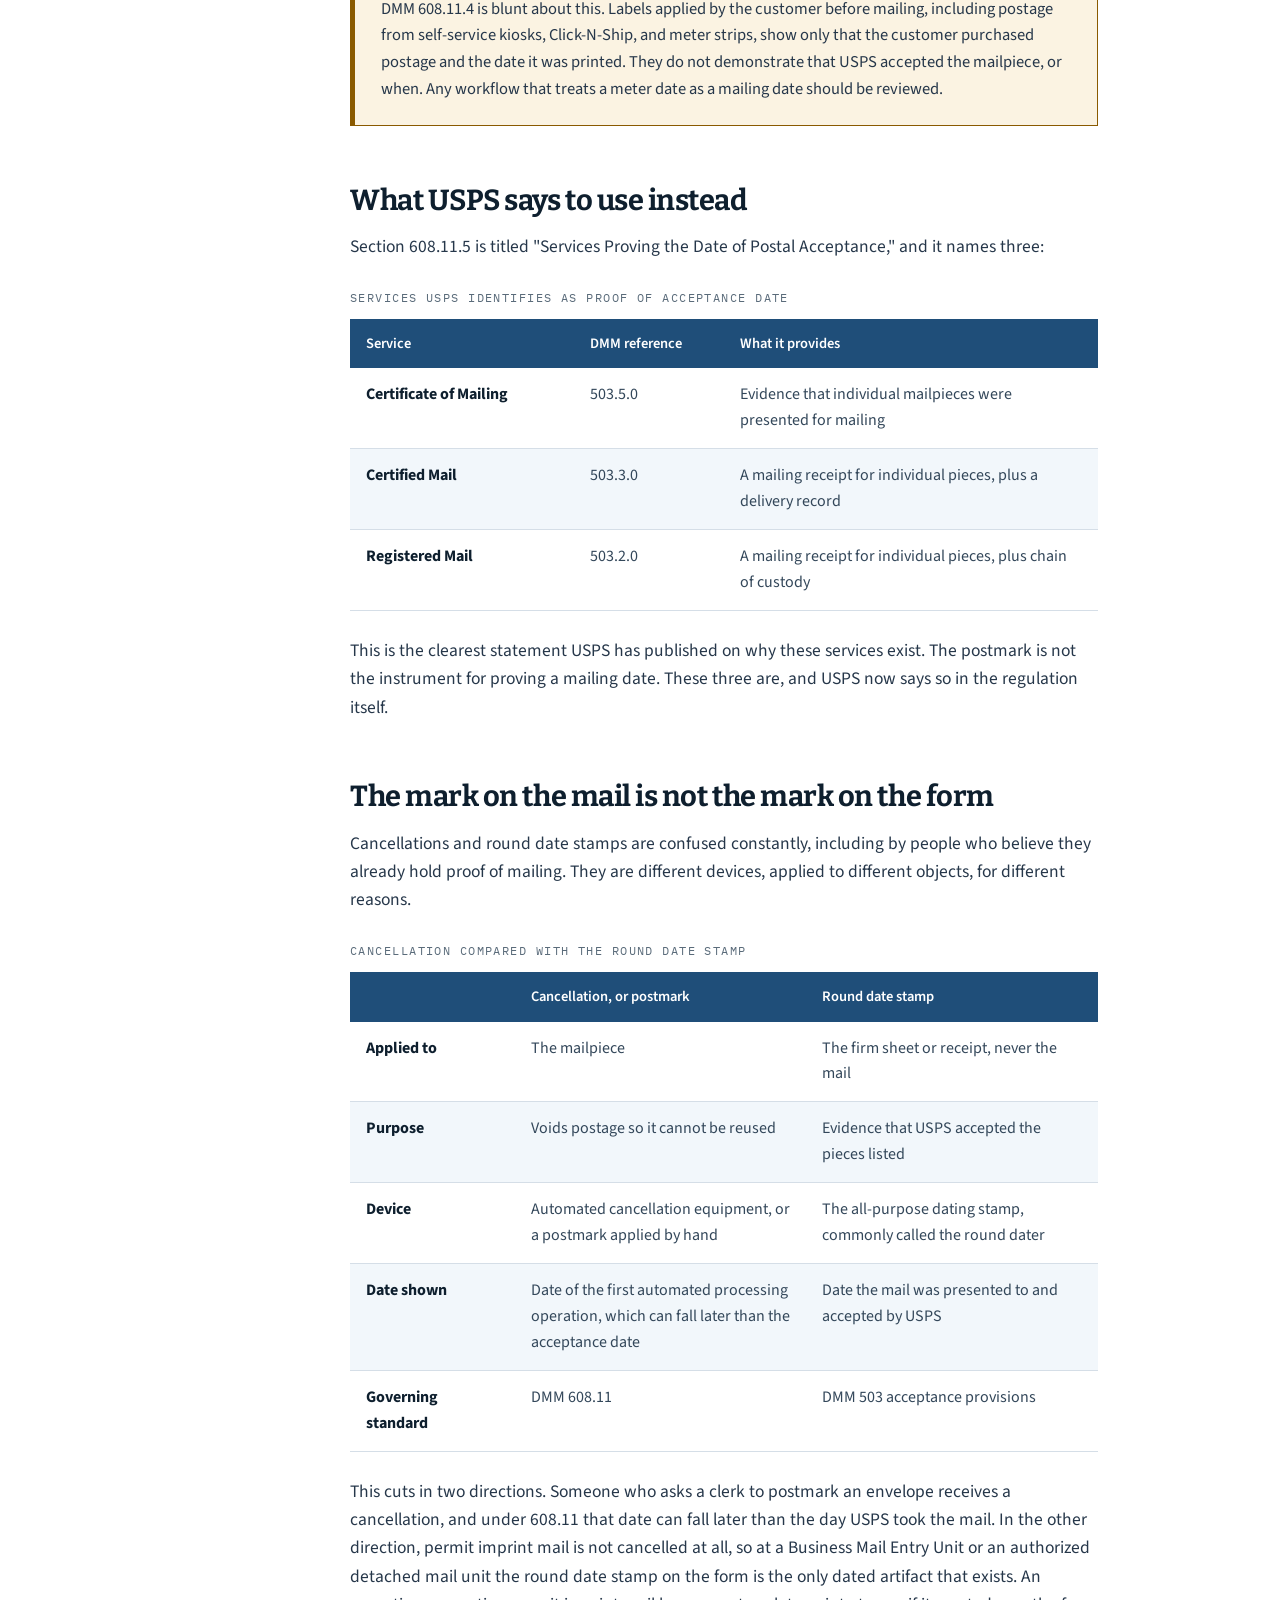
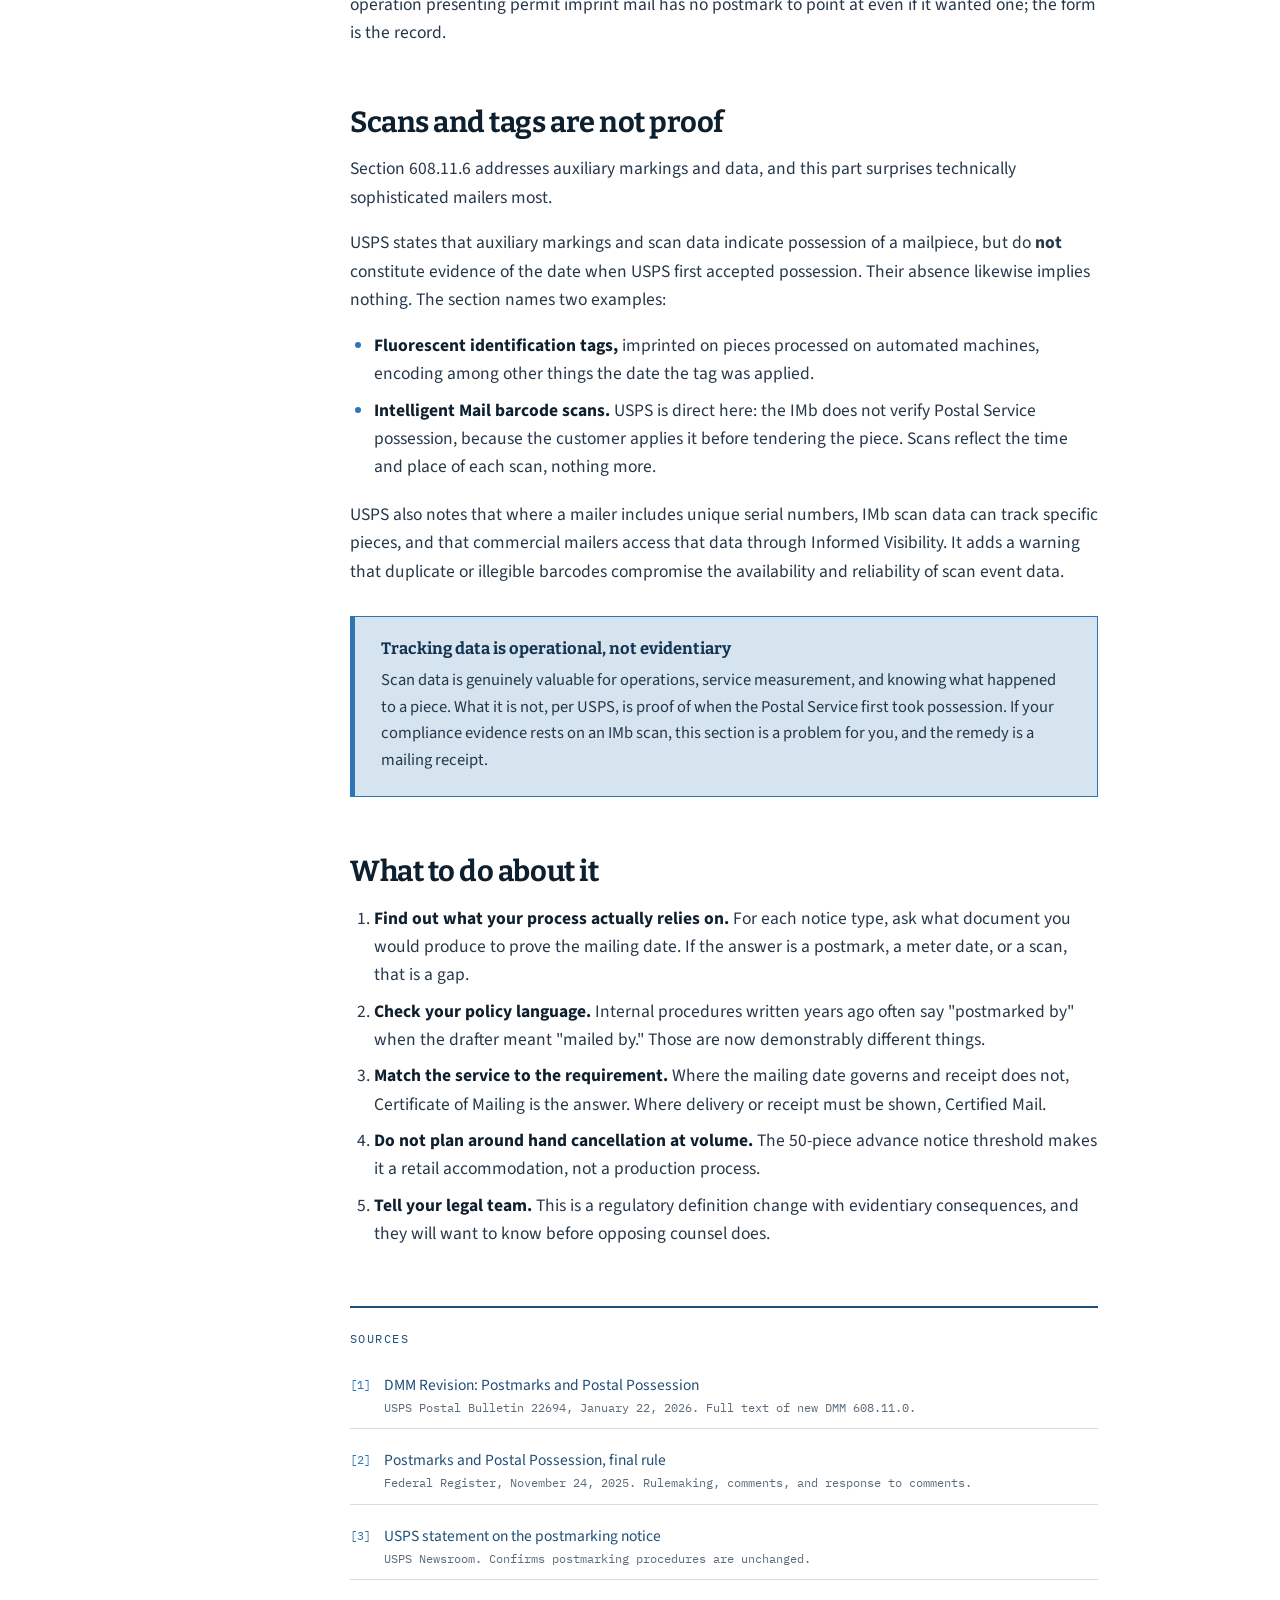
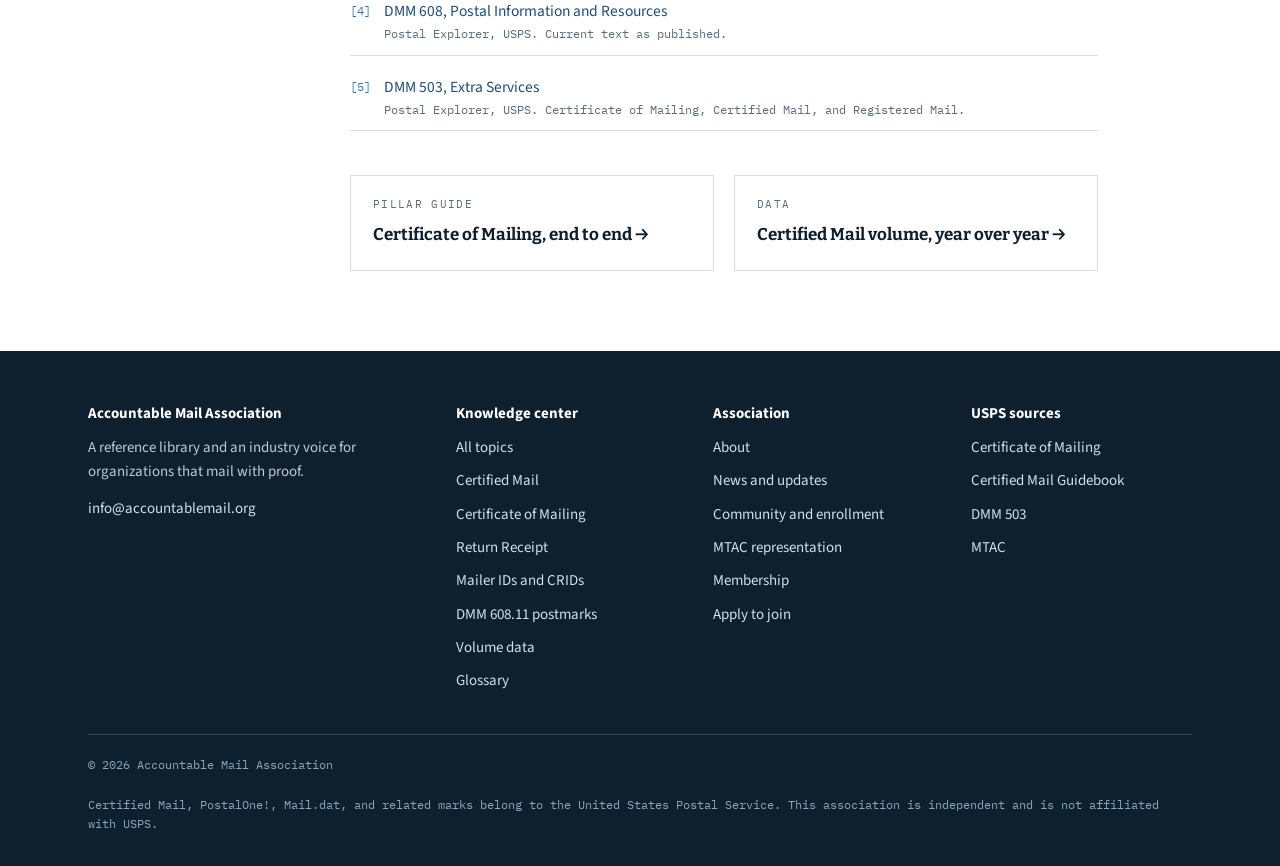
<file: postmarks.html>
<!DOCTYPE html>
<html lang="en">
<head>
<meta charset="utf-8">
<meta name="viewport" content="width=device-width, initial-scale=1">
<title>DMM 608.11: postmarks and postal possession | Accountable Mail Association</title>
<meta name="description" content="New DMM section 608.11 defines postmarks and states that a postmark date does not necessarily show when USPS first accepted a mailpiece. What it says and what mailers should do.">
<link rel="canonical" href="https://accountablemail.org/postmarks.html">
<meta property="og:type" content="article">
<meta property="og:site_name" content="Accountable Mail Association">
<meta property="og:locale" content="en_US">
<meta property="og:url" content="https://accountablemail.org/postmarks.html">
<meta property="og:title" content="DMM 608.11: postmarks and postal possession | Accountable Mail Association">
<meta property="og:description" content="New DMM section 608.11 defines postmarks and states that a postmark date does not necessarily show when USPS first accepted a mailpiece. What it says and what mailers should do.">
<meta property="og:image" content="https://accountablemail.org/assets/share.png">
<meta property="og:image:width" content="1200">
<meta property="og:image:height" content="630">
<meta property="og:image:alt" content="Accountable Mail Association. Mailing with proof, explained against the USPS source.">
<meta name="twitter:card" content="summary_large_image">
<meta name="twitter:title" content="DMM 608.11: postmarks and postal possession | Accountable Mail Association">
<meta name="twitter:description" content="New DMM section 608.11 defines postmarks and states that a postmark date does not necessarily show when USPS first accepted a mailpiece. What it says and what mailers should do.">
<meta name="twitter:image" content="https://accountablemail.org/assets/share.png">
<link rel="preconnect" href="https://fonts.googleapis.com">
<link rel="preconnect" href="https://fonts.gstatic.com" crossorigin>
<link href="https://fonts.googleapis.com/css2?family=Bitter:wght@400;600;700&family=IBM+Plex+Mono:wght@400;500&family=Source+Sans+3:wght@400;600;700&display=swap" rel="stylesheet">
<link rel="stylesheet" href="assets/site.css">
</head>
<body>
<a class="skip" href="#main">Skip to content</a>

<header class="site">
  <div class="wrap bar">
    <a class="mark" href="index.html">
      <span class="glyph">AM</span>
      <span class="name">Accountable Mail<small>Association</small></span>
    </a>
    <nav class="main" aria-label="Primary">
      <a href="index.html">Home</a>
      <a href="news.html">News</a>
      <a href="certified-mail.html">Certified Mail</a>
      <a href="certificate-of-mailing.html">Certificate of Mailing</a>
      <a href="automated-com.html">Automated COM</a>
      <a href="glossary.html">Glossary</a>
      <a href="community.html">Community</a>
      <a href="topics.html">Knowledge center</a>
      <a href="about.html">About</a>
    </nav>
    <a class="btn" href="about.html#join">Join</a>
  </div>
</header>

<main id="main">
  <div class="wrap">
    <p class="crumb"><a href="index.html">Home</a> / <a href="topics.html">Knowledge center</a> / Postmarks and postal possession</p>
    <div class="article-head">
      <p class="eyebrow">Regulation &nbsp;/&nbsp; DMM 608.11</p>
      <h1>USPS now says in writing that a postmark does not prove your mailing date</h1>
      <p class="lede">New DMM section 608.11 defines postmarks for the first time in postal
        regulation. It changes no operations. It changes a great many assumptions, and it names
        Certificate of Mailing and Certified Mail as the services that actually answer the question.</p>
      <div class="byline">
        <span>Reviewed July 2026</span>
        <span>Effective December 24, 2025</span>
        <span>Level: foundational</span>
      </div>
    </div>
  </div>

  <div class="wrap article-layout">
    <aside class="toc">
      <h4>On this page</h4>
      <ol>
        <li><a href="#what">What changed</a></li>
        <li><a href="#definition">What a postmark is</a></li>
        <li><a href="#where">Where postmarks come from</a></li>
        <li><a href="#conveys">What a postmark proves</a></li>
        <li><a href="#align">Getting a date that matches</a></li>
        <li><a href="#services">What USPS says to use instead</a></li>
        <li><a href="#rounddater">The mark on the mail is not the mark on the form</a></li>
        <li><a href="#auxiliary">Scans and tags are not proof</a></li>
        <li><a href="#do">What to do about it</a></li>
      </ol>
    </aside>

    <article class="prose">

      <h2 id="what">What changed</h2>
      <p>USPS added section 608.11, "Postmarks and Postal Possession," to the Domestic Mail Manual.
        The standards became effective December 24, 2025, and USPS incorporated them into the
        January 18, 2026 edition of the online DMM.</p>
      <p>USPS is explicit that this changes nothing operationally. Postmarking practices are the same
        as before. The purpose is to define terms and improve public understanding of postmarks and
        their relationship to the date of mailing.</p>

      <div class="callout">
        <h4>Why an association cares about a definition</h4>
        <p>Because a great many compliance programs rest on an assumption this section quietly
          contradicts. If your process treats a postmark as evidence of when you mailed something,
          USPS has now put in regulation that it is not necessarily that. Nothing broke. But the
          written record of what a postmark means has changed, and written records are what get
          produced in disputes.</p>
      </div>

      <h2 id="definition">What a postmark is</h2>
      <p>Under 608.11.1, a postmark is a marking applied by the Postal Service to a mailpiece. What it
        displays depends entirely on where it was applied:</p>
      <ul>
        <li><strong>At a retail unit:</strong> the name or location of the retail unit, and the date
          the mailpiece was accepted there.</li>
        <li><strong>At a processing facility:</strong> the name or location of the facility, and the
          date of the <em>first automated processing operation</em> performed on that mailpiece.</li>
      </ul>
      <p>That second definition is the whole issue. A processing facility postmark dates the first
        automated handling, not the moment USPS took the piece.</p>

      <h2 id="where">Where postmarks come from</h2>
      <table>
        <caption>The four sources of a postmark under DMM 608.11.2</caption>
        <thead>
          <tr><th scope="col" style="width:32%">Type</th><th scope="col" style="width:34%">Applied where</th><th scope="col" style="width:34%">Date it shows</th></tr>
        </thead>
        <tbody>
          <tr><td><strong>Automated machine-applied</strong></td><td>Automated cancellation machines in originating processing facilities, including RPDCs and select LPCs</td><td>First automated processing operation</td></tr>
          <tr><td><strong>Manual on non-machinable mail</strong></td><td>Originating processing facility, when a piece cannot be machine cancelled</td><td>The date the first automated operation would have occurred</td></tr>
          <tr><td><strong>Manual (local) at retail</strong></td><td>Retail counter of any Post Office, station, or branch, on request, free of charge</td><td>Date accepted at that unit</td></tr>
          <tr><td><strong>PVI label</strong></td><td>Printed and applied by a USPS employee at a retail location on acceptance</td><td>Date accepted at that unit</td></tr>
        </tbody>
      </table>
      <p>Note also that mailpieces prepared according to certain criteria bypass automated
        cancellation entirely, to improve delivery speed. Those pieces carry no postmark at all.</p>

      <h2 id="conveys">What a postmark proves</h2>
      <p>Section 608.11.3 is the part to read twice. Four statements matter:</p>
      <ol>
        <li><strong>A postmark confirms USPS accepted custody</strong> and that the piece was in USPS
          possession on the identified date.</li>
        <li><strong>The postmark date does not necessarily indicate the first day USPS had
          possession.</strong> A date applied at a processing facility may be later than the date the
          piece was first accepted.</li>
        <li><strong>The absence of a postmark does not imply USPS never took custody</strong>, because
          USPS does not postmark all mail in the ordinary course of operations.</li>
        <li><strong>Most postmarks are applied at processing facilities</strong>, so they do not
          necessarily represent either the place or the date of first acceptance.</li>
      </ol>

      <div class="callout warn">
        <h4>The practical exposure</h4>
        <p>A notice mailed on a Friday afternoon may carry a Monday postmark. If a deadline fell on
          that Friday, and your only evidence is the postmark, your own evidence now argues against
          you. This was always operationally true. It is now written into the DMM.</p>
      </div>

      <h2 id="align">Getting a date that matches</h2>
      <p>Section 608.11.4 tells customers how to obtain a postmark whose date aligns with acceptance.</p>
      <ul>
        <li><strong>Request a manual (local) postmark at the retail counter.</strong> No additional
          fee, available at any Post Office, station, or branch. Because it is applied on acceptance,
          the date aligns.</li>
        <li><strong>PVI labels</strong> applied at the counter when a customer simultaneously pays
          postage and tenders the piece also carry the acceptance date.</li>
      </ul>
      <p>There is a volume limit worth knowing. Customers planning to present 50 or more mailpieces
        for manual (local) postmarks should contact the postmaster or other manager in advance, so
        adequate resources are available. For any real compliance operation, that threshold makes hand
        cancellation impractical as a standing process.</p>

      <div class="callout warn">
        <h4>Pre-printed postage proves nothing about acceptance</h4>
        <p>DMM 608.11.4 is blunt about this. Labels applied by the customer before mailing, including
          postage from self-service kiosks, Click-N-Ship, and meter strips, show only that the
          customer purchased postage and the date it was printed. They do not demonstrate that USPS
          accepted the mailpiece, or when. Any workflow that treats a meter date as a mailing date
          should be reviewed.</p>
      </div>

      <h2 id="services">What USPS says to use instead</h2>
      <p>Section 608.11.5 is titled "Services Proving the Date of Postal Acceptance," and it names
        three:</p>
      <table>
        <caption>Services USPS identifies as proof of acceptance date</caption>
        <thead>
          <tr><th scope="col" style="width:30%">Service</th><th scope="col" style="width:20%">DMM reference</th><th scope="col" style="width:50%">What it provides</th></tr>
        </thead>
        <tbody>
          <tr><td><strong>Certificate of Mailing</strong></td><td>503.5.0</td><td>Evidence that individual mailpieces were presented for mailing</td></tr>
          <tr><td><strong>Certified Mail</strong></td><td>503.3.0</td><td>A mailing receipt for individual pieces, plus a delivery record</td></tr>
          <tr><td><strong>Registered Mail</strong></td><td>503.2.0</td><td>A mailing receipt for individual pieces, plus chain of custody</td></tr>
        </tbody>
      </table>
      <p>This is the clearest statement USPS has published on why these services exist. The postmark
        is not the instrument for proving a mailing date. These three are, and USPS now says so in the
        regulation itself.</p>

      <h2 id="rounddater">The mark on the mail is not the mark on the form</h2>
      <p>Cancellations and round date stamps are confused constantly, including by people who
        believe they already hold proof of mailing. They are different devices, applied to different
        objects, for different reasons.</p>

      <table>
        <caption>Cancellation compared with the round date stamp</caption>
        <thead>
          <tr><th scope="col" style="width:22%"></th><th scope="col" style="width:39%">Cancellation, or postmark</th><th scope="col" style="width:39%">Round date stamp</th></tr>
        </thead>
        <tbody>
          <tr><td><strong>Applied to</strong></td><td>The mailpiece</td><td>The firm sheet or receipt, never the mail</td></tr>
          <tr><td><strong>Purpose</strong></td><td>Voids postage so it cannot be reused</td><td>Evidence that USPS accepted the pieces listed</td></tr>
          <tr><td><strong>Device</strong></td><td>Automated cancellation equipment, or a postmark applied by hand</td><td>The all-purpose dating stamp, commonly called the round dater</td></tr>
          <tr><td><strong>Date shown</strong></td><td>Date of the first automated processing operation, which can fall later than the acceptance date</td><td>Date the mail was presented to and accepted by USPS</td></tr>
          <tr><td><strong>Governing standard</strong></td><td>DMM 608.11</td><td>DMM 503 acceptance provisions</td></tr>
        </tbody>
      </table>

      <p>This cuts in two directions. Someone who asks a clerk to postmark an envelope receives a
        cancellation, and under 608.11 that date can fall later than the day USPS took the mail. In
        the other direction, permit imprint mail is not cancelled at all, so at a Business Mail Entry
        Unit or an authorized detached mail unit the round date stamp on the form is the only dated
        artifact that exists. An operation presenting permit imprint mail has no postmark to point at
        even if it wanted one; the form is the record.</p>

      <h2 id="auxiliary">Scans and tags are not proof</h2>
      <p>Section 608.11.6 addresses auxiliary markings and data, and this part surprises technically
        sophisticated mailers most.</p>
      <p>USPS states that auxiliary markings and scan data indicate possession of a mailpiece, but do
        <strong>not</strong> constitute evidence of the date when USPS first accepted possession.
        Their absence likewise implies nothing. The section names two examples:</p>
      <ul>
        <li><strong>Fluorescent identification tags,</strong> imprinted on pieces processed on
          automated machines, encoding among other things the date the tag was applied.</li>
        <li><strong>Intelligent Mail barcode scans.</strong> USPS is direct here: the IMb does not
          verify Postal Service possession, because the customer applies it before tendering the
          piece. Scans reflect the time and place of each scan, nothing more.</li>
      </ul>
      <p>USPS also notes that where a mailer includes unique serial numbers, IMb scan data can track
        specific pieces, and that commercial mailers access that data through Informed Visibility. It
        adds a warning that duplicate or illegible barcodes compromise the availability and
        reliability of scan event data.</p>

      <div class="callout">
        <h4>Tracking data is operational, not evidentiary</h4>
        <p>Scan data is genuinely valuable for operations, service measurement, and knowing what
          happened to a piece. What it is not, per USPS, is proof of when the Postal Service first
          took possession. If your compliance evidence rests on an IMb scan, this section is a problem
          for you, and the remedy is a mailing receipt.</p>
      </div>

      <h2 id="do">What to do about it</h2>
      <ol>
        <li><strong>Find out what your process actually relies on.</strong> For each notice type, ask
          what document you would produce to prove the mailing date. If the answer is a postmark, a
          meter date, or a scan, that is a gap.</li>
        <li><strong>Check your policy language.</strong> Internal procedures written years ago often
          say "postmarked by" when the drafter meant "mailed by." Those are now demonstrably different
          things.</li>
        <li><strong>Match the service to the requirement.</strong> Where the mailing date governs and
          receipt does not, Certificate of Mailing is the answer. Where delivery or receipt must
          be shown, Certified Mail.</li>
        <li><strong>Do not plan around hand cancellation at volume.</strong> The 50-piece advance
          notice threshold makes it a retail accommodation, not a production process.</li>
        <li><strong>Tell your legal team.</strong> This is a regulatory definition change with
          evidentiary consequences, and they will want to know before opposing counsel does.</li>
      </ol>

      <div class="sources">
        <h4>Sources</h4>
        <ol>
          <li><a href="https://about.usps.com/postal-bulletin/2026/pb22694/html/updt_002.htm" target="_blank" rel="noopener">DMM Revision: Postmarks and Postal Possession</a>
            <span>USPS Postal Bulletin 22694, January 22, 2026. Full text of new DMM 608.11.0.</span></li>
          <li><a href="https://www.federalregister.gov/documents/2025/11/24/2025-20740/postmarks-and-postal-possession" target="_blank" rel="noopener">Postmarks and Postal Possession, final rule</a>
            <span>Federal Register, November 24, 2025. Rulemaking, comments, and response to comments.</span></li>
          <li><a href="https://about.usps.com/newsroom/statements/082625-federal-register-notice-of-additional-postmarking-information.htm" target="_blank" rel="noopener">USPS statement on the postmarking notice</a>
            <span>USPS Newsroom. Confirms postmarking procedures are unchanged.</span></li>
          <li><a href="https://pe.usps.com/text/dmm300/608.htm" target="_blank" rel="noopener">DMM 608, Postal Information and Resources</a>
            <span>Postal Explorer, USPS. Current text as published.</span></li>
          <li><a href="https://pe.usps.com/text/dmm300/503.htm" target="_blank" rel="noopener">DMM 503, Extra Services</a>
            <span>Postal Explorer, USPS. Certificate of Mailing, Certified Mail, and Registered Mail.</span></li>
        </ol>
      </div>

      <div class="next-up">
        <a href="certificate-of-mailing.html"><span>Pillar guide</span><strong>Certificate of Mailing, end to end &rarr;</strong></a>
        <a href="certified-mail-volume.html"><span>Data</span><strong>Certified Mail volume, year over year &rarr;</strong></a>
      </div>
    </article>
  </div>
</main>

<footer class="site">
  <div class="wrap">
    <div class="fgrid">
      <div>
        <h4>Accountable Mail Association</h4>
        <p style="margin:0 0 12px">A reference library and an industry voice for organizations that
          mail with proof.</p>
        <p style="margin:0"><a href="mailto:info@accountablemail.org">info@accountablemail.org</a></p>
      </div>
      <div>
        <h4>Knowledge center</h4>
        <ul>
          <li><a href="topics.html">All topics</a></li>
          <li><a href="certified-mail.html">Certified Mail</a></li>
          <li><a href="certificate-of-mailing.html">Certificate of Mailing</a></li>
          <li><a href="return-receipt.html">Return Receipt</a></li>
          <li><a href="mailer-id-crid.html">Mailer IDs and CRIDs</a></li>
          <li><a href="postmarks.html">DMM 608.11 postmarks</a></li>
          <li><a href="certified-mail-volume.html">Volume data</a></li>
          <li><a href="glossary.html">Glossary</a></li>
        </ul>
      </div>
      <div>
        <h4>Association</h4>
        <ul>
          <li><a href="about.html">About</a></li>
          <li><a href="news.html">News and updates</a></li>
          <li><a href="community.html">Community and enrollment</a></li>
          <li><a href="about.html#mtac">MTAC representation</a></li>
          <li><a href="about.html#membership">Membership</a></li>
          <li><a href="about.html#join">Apply to join</a></li>
        </ul>
      </div>
      <div>
        <h4>USPS sources</h4>
        <ul>
          <li><a href="https://postalpro.usps.com/com" target="_blank" rel="noopener">Certificate of Mailing</a></li>
          <li><a href="https://postalpro.usps.com/certified-mail-guidebook" target="_blank" rel="noopener">Certified Mail Guidebook</a></li>
          <li><a href="https://pe.usps.com/text/dmm300/503.htm" target="_blank" rel="noopener">DMM 503</a></li>
          <li><a href="https://postalpro.usps.com/mtac" target="_blank" rel="noopener">MTAC</a></li>
        </ul>
      </div>
    </div>
    <div class="legal">
      <span>&copy; 2026 Accountable Mail Association</span>
      <span>Certified Mail, PostalOne!, Mail.dat, and related marks belong to the United States Postal Service. This association is independent and is not affiliated with USPS.</span>
    </div>
  </div>
</footer>

</body>
</html>
</file>
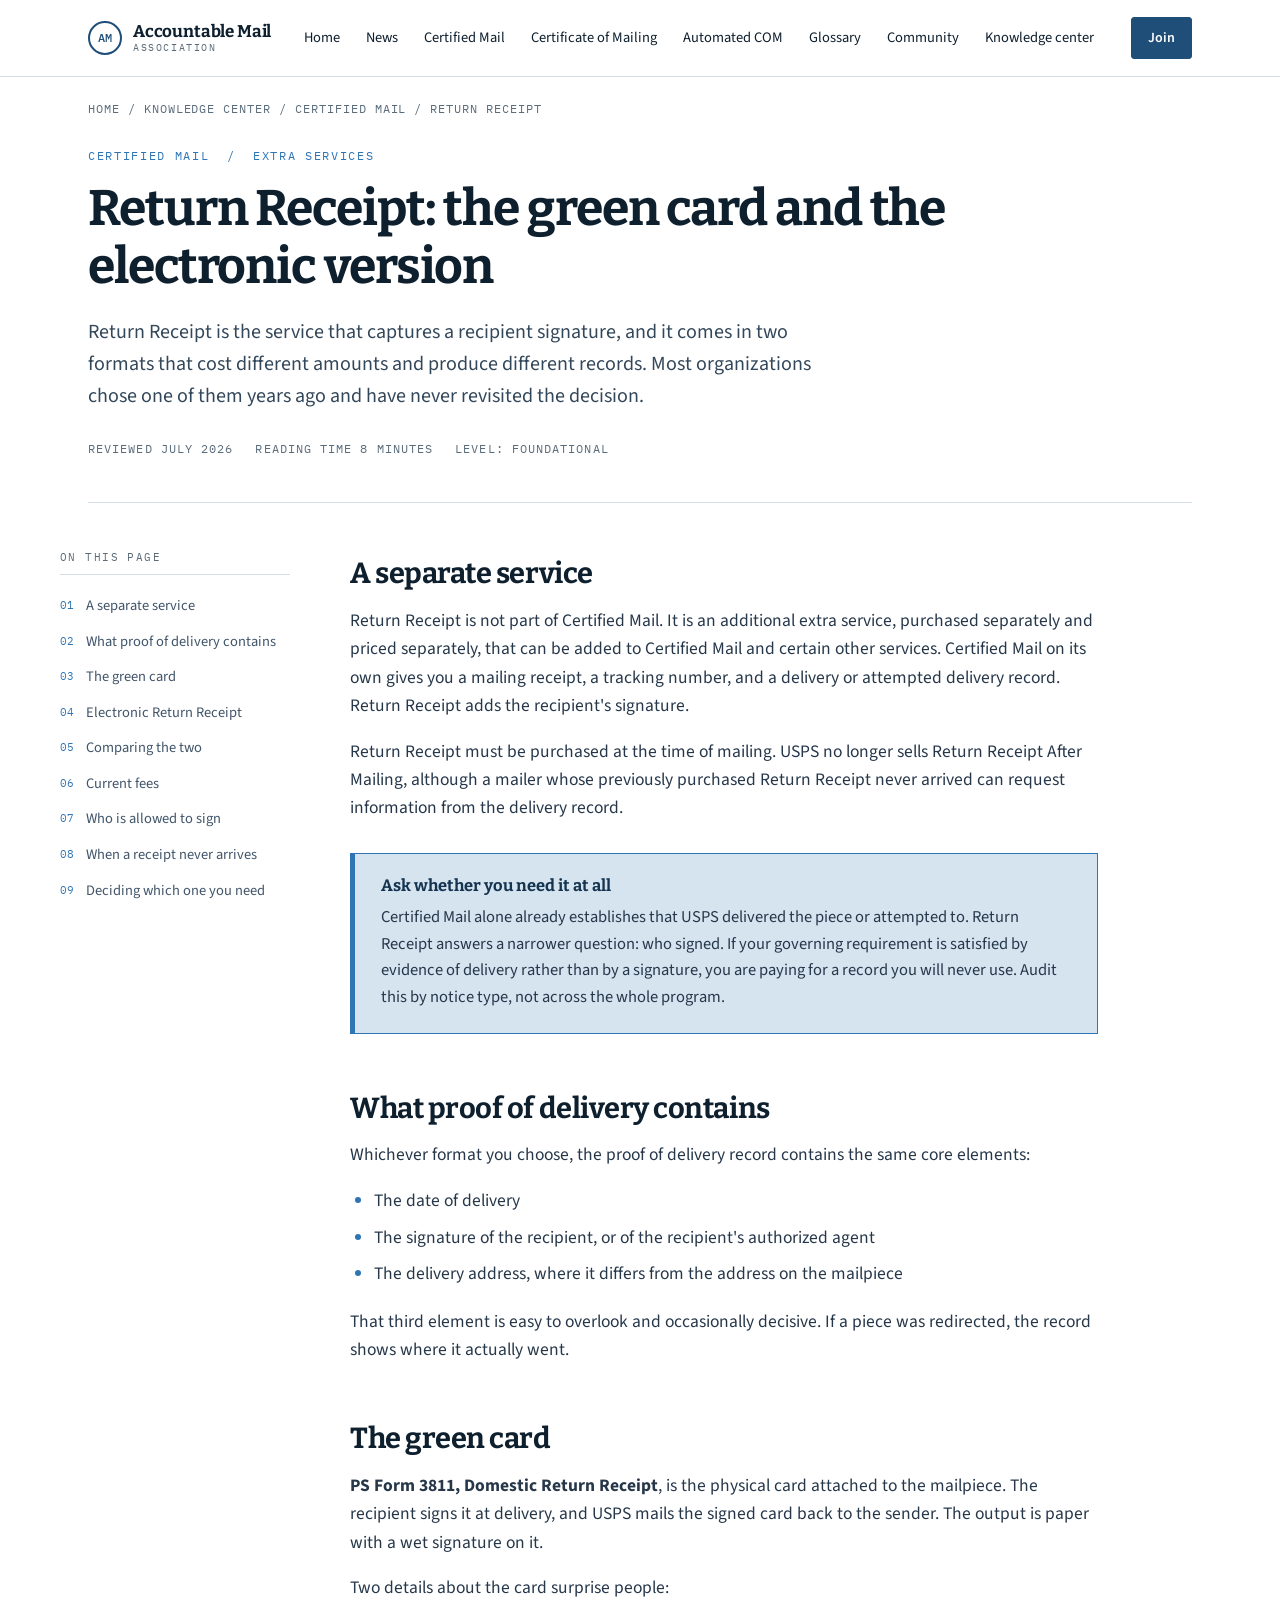
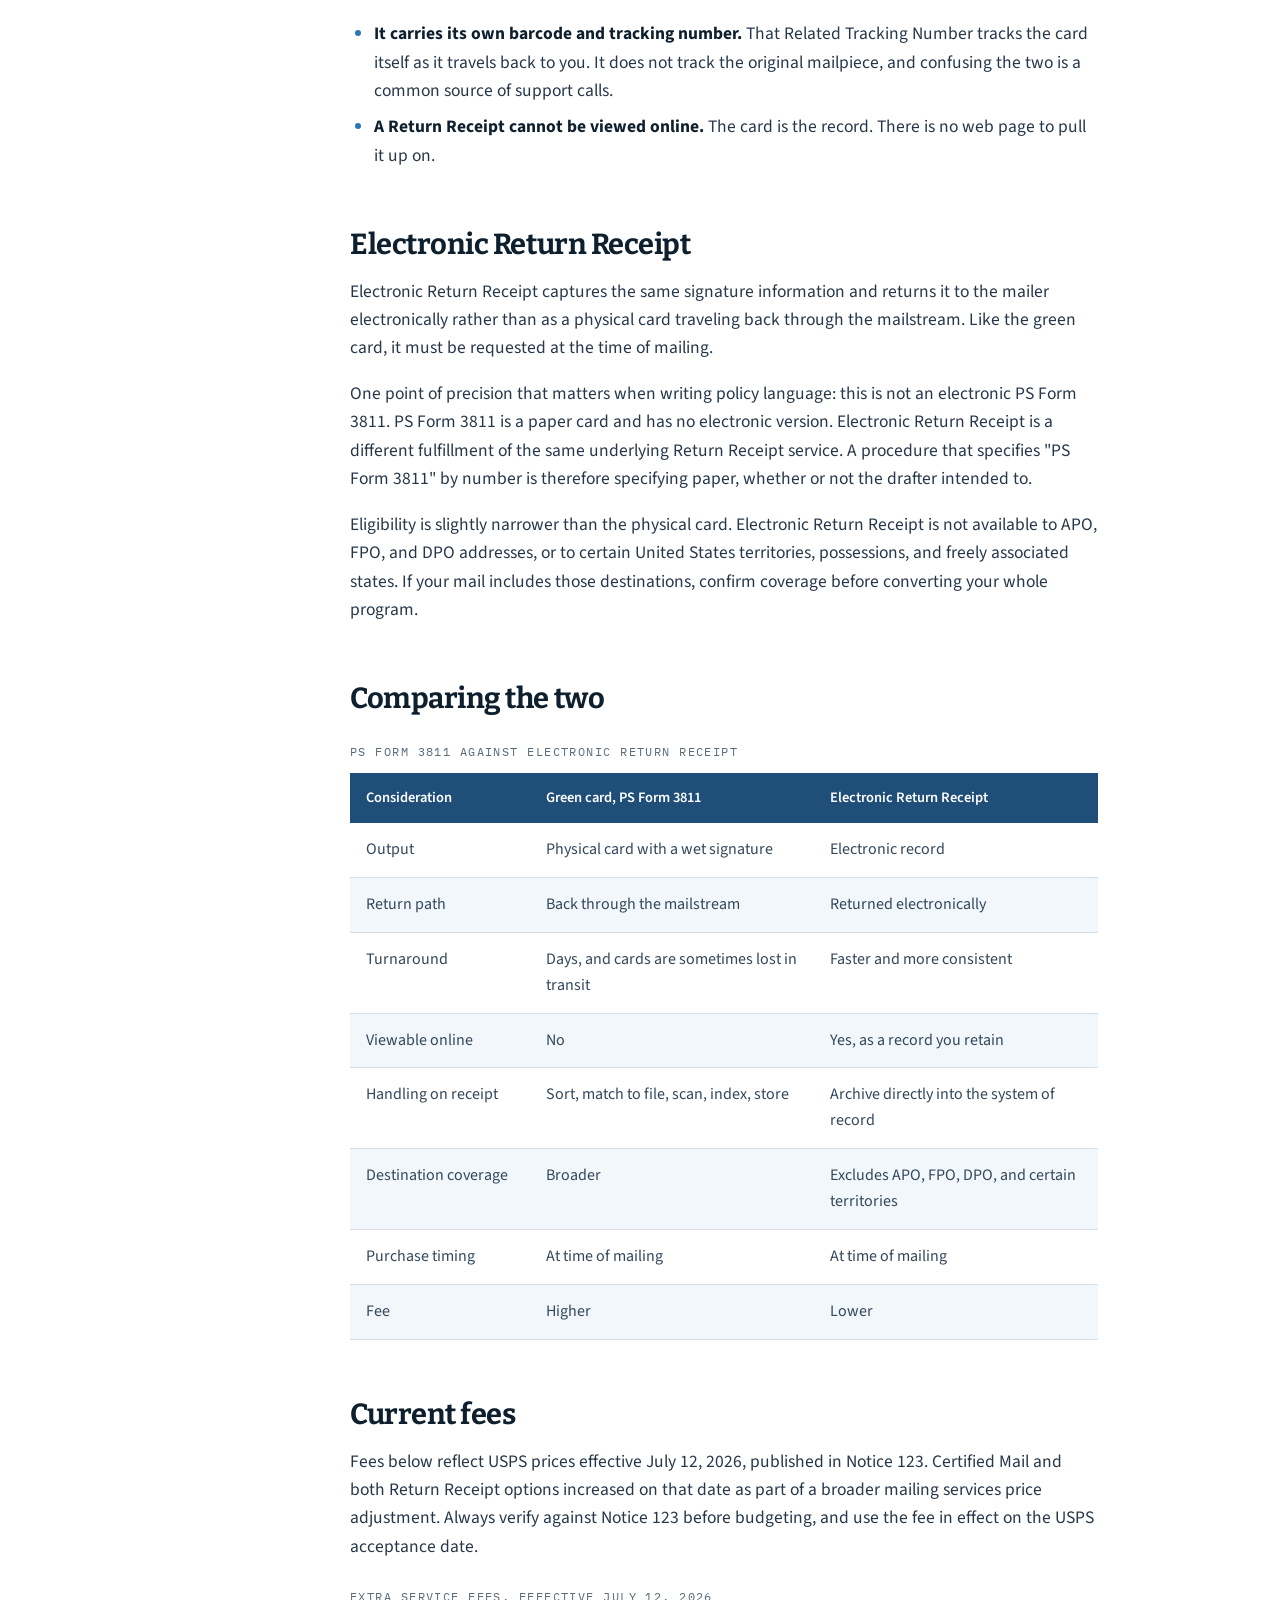
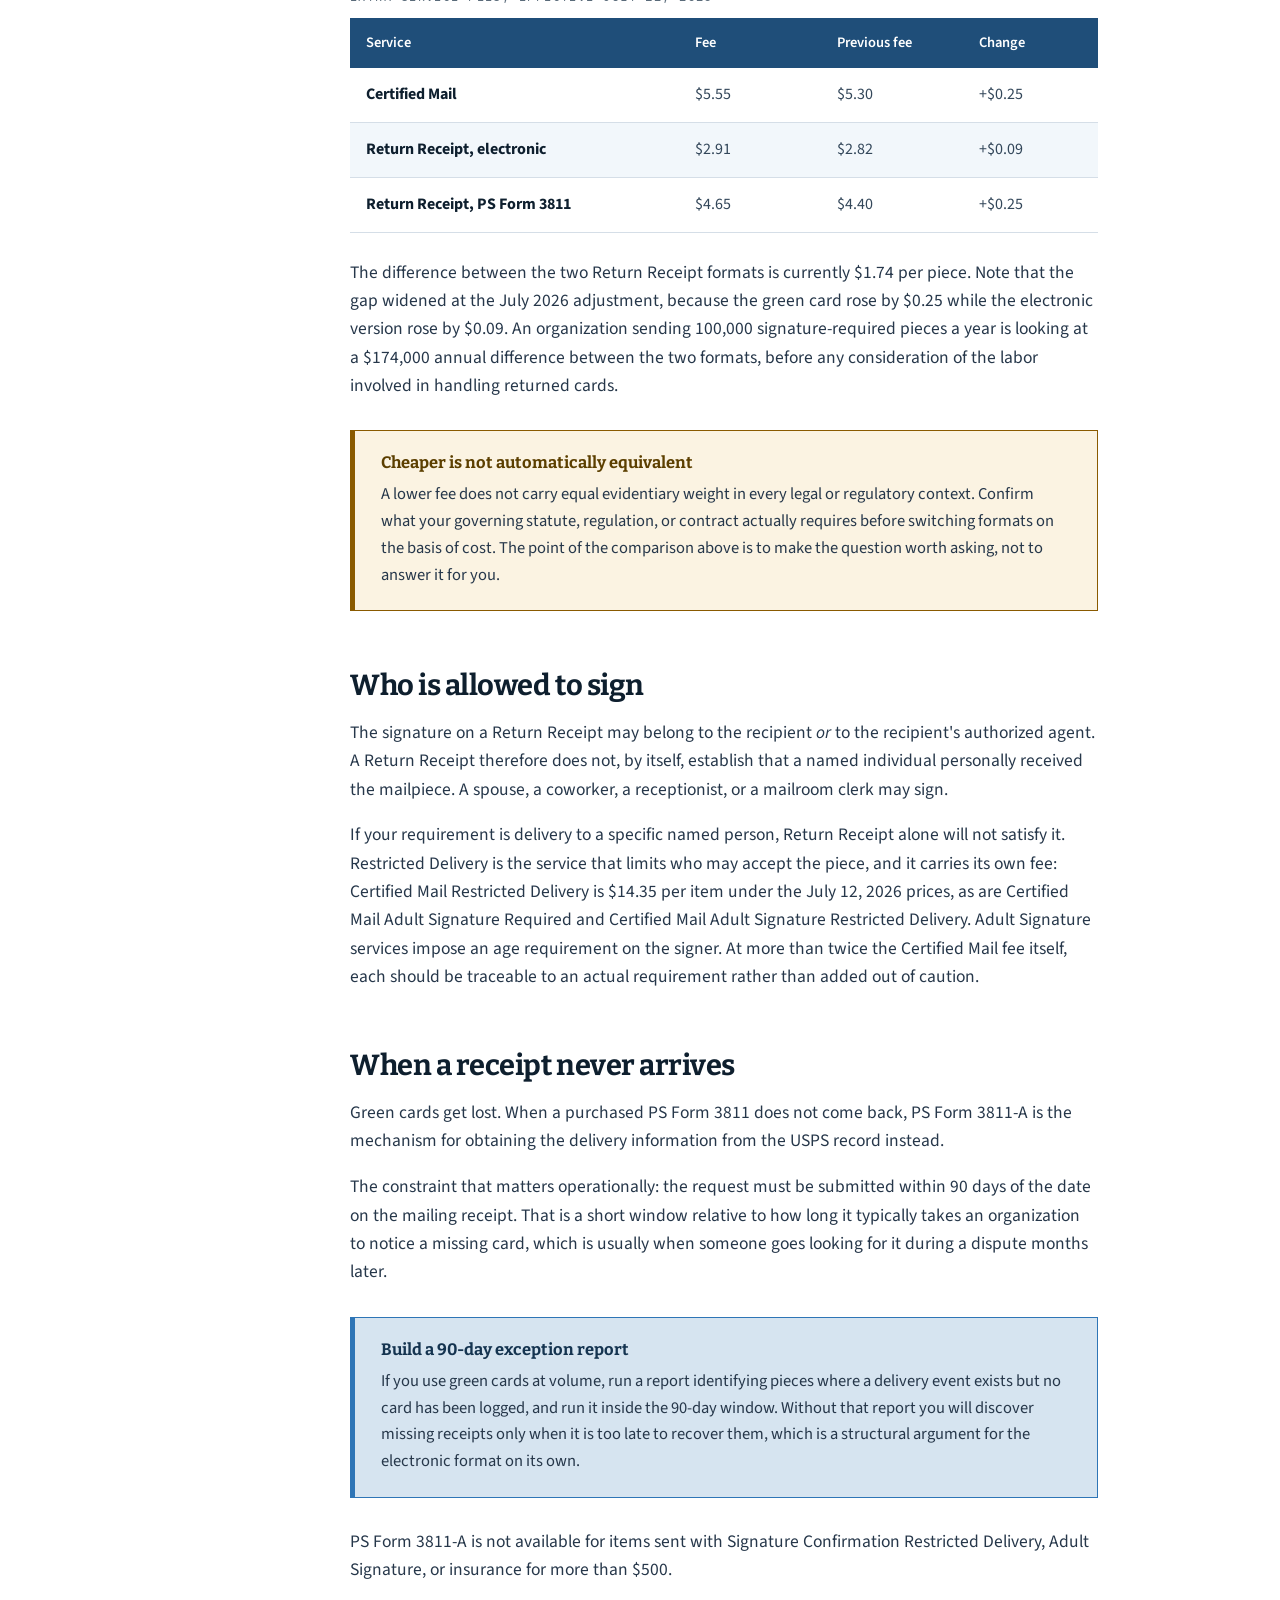
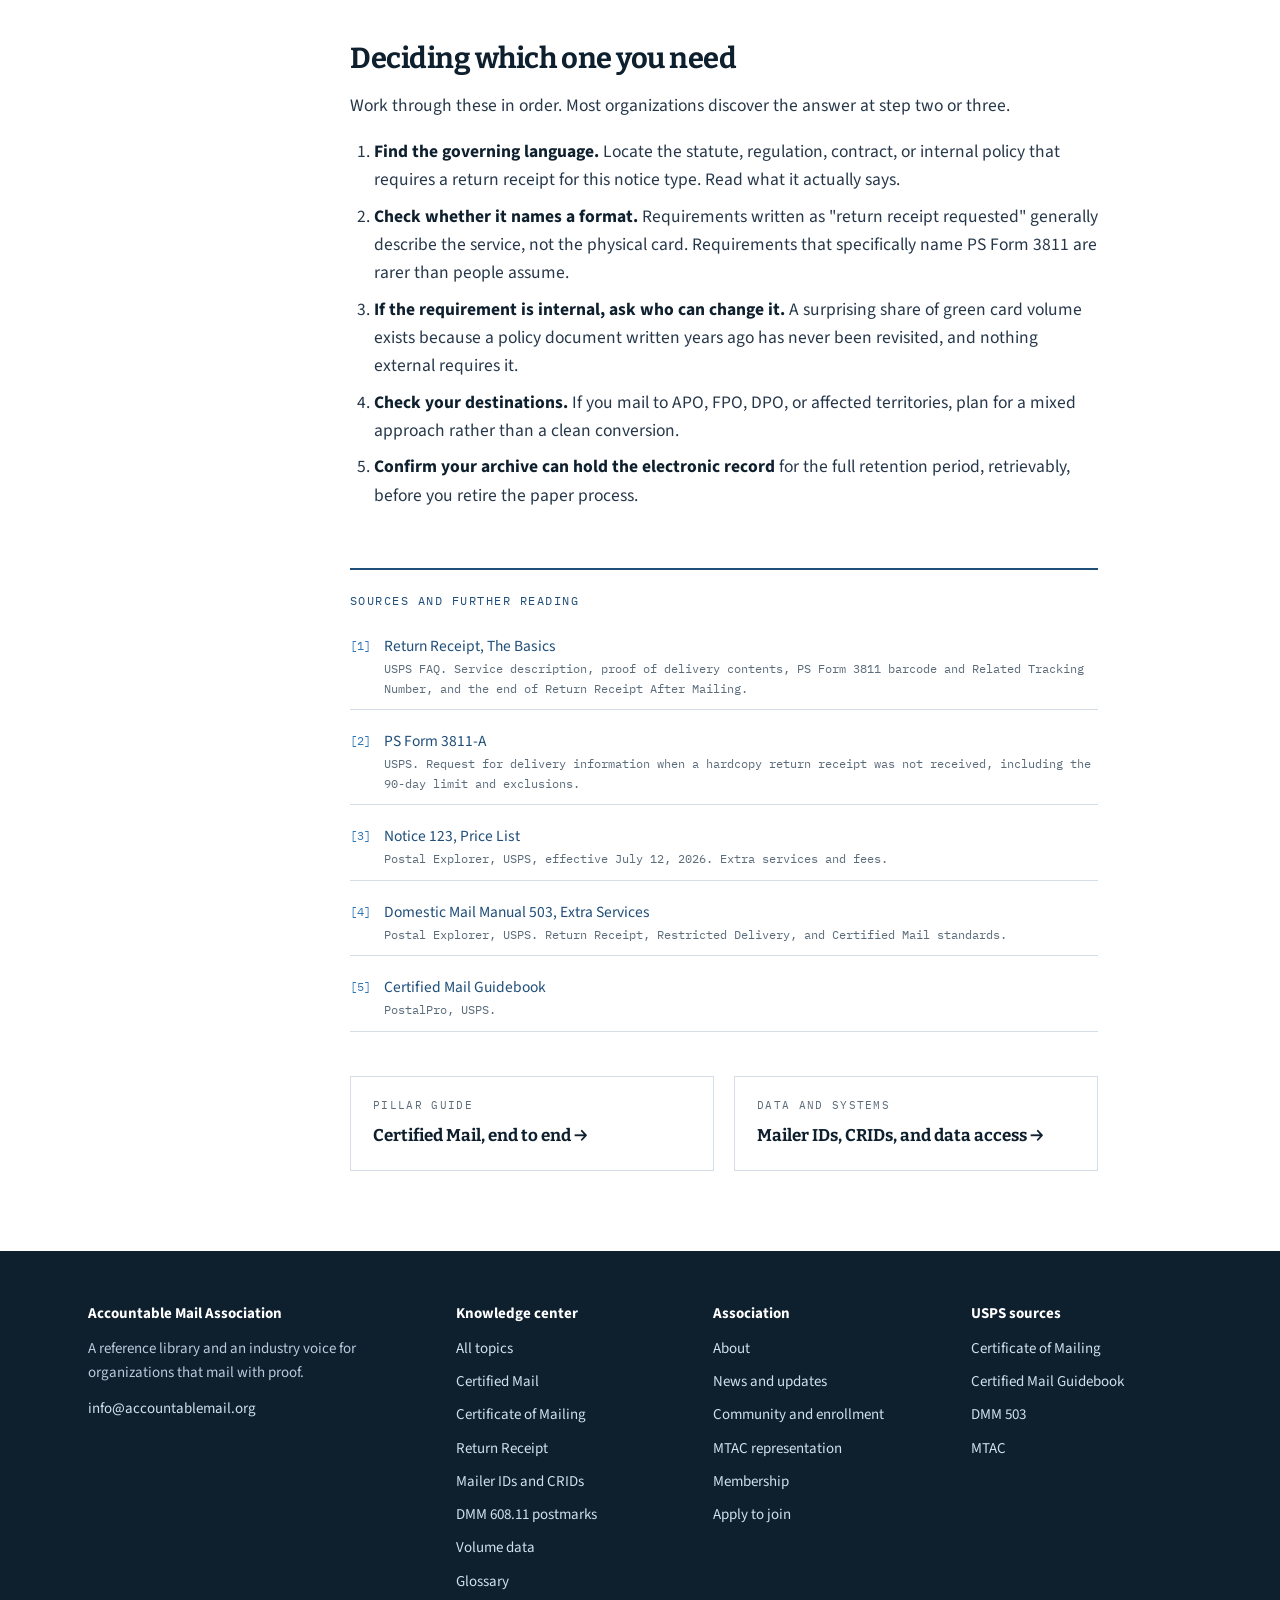
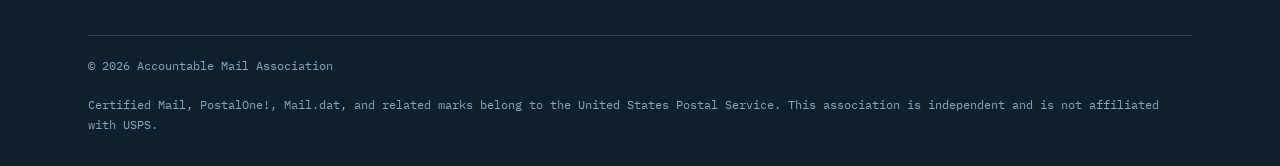
<file: return-receipt.html>
<!DOCTYPE html>
<html lang="en">
<head>
<meta charset="utf-8">
<meta name="viewport" content="width=device-width, initial-scale=1">
<title>Return Receipt: green card and electronic | Accountable Mail Association</title>
<meta name="description" content="PS Form 3811 against Electronic Return Receipt: what each produces, current fees, who may sign, the 90-day PS Form 3811-A window, and how to decide which format you need.">
<link rel="canonical" href="https://accountablemail.org/return-receipt.html">
<meta property="og:type" content="article">
<meta property="og:site_name" content="Accountable Mail Association">
<meta property="og:locale" content="en_US">
<meta property="og:url" content="https://accountablemail.org/return-receipt.html">
<meta property="og:title" content="Return Receipt: green card and electronic | Accountable Mail Association">
<meta property="og:description" content="PS Form 3811 against Electronic Return Receipt: what each produces, current fees, who may sign, the 90-day PS Form 3811-A window, and how to decide which format you need.">
<meta property="og:image" content="https://accountablemail.org/assets/share.png">
<meta property="og:image:width" content="1200">
<meta property="og:image:height" content="630">
<meta property="og:image:alt" content="Accountable Mail Association. Mailing with proof, explained against the USPS source.">
<meta name="twitter:card" content="summary_large_image">
<meta name="twitter:title" content="Return Receipt: green card and electronic | Accountable Mail Association">
<meta name="twitter:description" content="PS Form 3811 against Electronic Return Receipt: what each produces, current fees, who may sign, the 90-day PS Form 3811-A window, and how to decide which format you need.">
<meta name="twitter:image" content="https://accountablemail.org/assets/share.png">
<link rel="preconnect" href="https://fonts.googleapis.com">
<link rel="preconnect" href="https://fonts.gstatic.com" crossorigin>
<link href="https://fonts.googleapis.com/css2?family=Bitter:wght@400;600;700&family=IBM+Plex+Mono:wght@400;500&family=Source+Sans+3:wght@400;600;700&display=swap" rel="stylesheet">
<link rel="stylesheet" href="assets/site.css">
</head>
<body>
<a class="skip" href="#main">Skip to content</a>

<header class="site">
  <div class="wrap bar">
    <a class="mark" href="index.html">
      <span class="glyph">AM</span>
      <span class="name">Accountable Mail<small>Association</small></span>
    </a>
    <nav class="main" aria-label="Primary">
      <a href="index.html">Home</a>
      <a href="news.html">News</a>
      <a href="certified-mail.html">Certified Mail</a>
      <a href="certificate-of-mailing.html">Certificate of Mailing</a>
      <a href="automated-com.html">Automated COM</a>
      <a href="glossary.html">Glossary</a>
      <a href="community.html">Community</a>
      <a href="topics.html">Knowledge center</a>
      <a href="about.html">About</a>
    </nav>
    <a class="btn" href="about.html#join">Join</a>
  </div>
</header>

<main id="main">
  <div class="wrap">
    <p class="crumb"><a href="index.html">Home</a> / <a href="topics.html">Knowledge center</a> /
      <a href="certified-mail.html">Certified Mail</a> / Return Receipt</p>
    <div class="article-head">
      <p class="eyebrow">Certified Mail &nbsp;/&nbsp; Extra services</p>
      <h1>Return Receipt: the green card and the electronic version</h1>
      <p class="lede">Return Receipt is the service that captures a recipient signature, and it comes
        in two formats that cost different amounts and produce different records. Most organizations
        chose one of them years ago and have never revisited the decision.</p>
      <div class="byline">
        <span>Reviewed July 2026</span>
        <span>Reading time 8 minutes</span>
        <span>Level: foundational</span>
      </div>
    </div>
  </div>

  <div class="wrap article-layout">
    <aside class="toc">
      <h4>On this page</h4>
      <ol>
        <li><a href="#separate">A separate service</a></li>
        <li><a href="#contains">What proof of delivery contains</a></li>
        <li><a href="#greencard">The green card</a></li>
        <li><a href="#electronic">Electronic Return Receipt</a></li>
        <li><a href="#compare">Comparing the two</a></li>
        <li><a href="#fees">Current fees</a></li>
        <li><a href="#signs">Who is allowed to sign</a></li>
        <li><a href="#missing">When a receipt never arrives</a></li>
        <li><a href="#deciding">Deciding which one you need</a></li>
      </ol>
    </aside>

    <article class="prose">

      <h2 id="separate">A separate service</h2>
      <p>Return Receipt is not part of Certified Mail. It is an additional extra service, purchased
        separately and priced separately, that can be added to Certified Mail and certain other
        services. Certified Mail on its own gives you a mailing receipt, a tracking number, and a
        delivery or attempted delivery record. Return Receipt adds the recipient's signature.</p>
      <p>Return Receipt must be purchased at the time of mailing. USPS no longer sells Return Receipt
        After Mailing, although a mailer whose previously purchased Return Receipt never arrived can
        request information from the delivery record.</p>

      <div class="callout">
        <h4>Ask whether you need it at all</h4>
        <p>Certified Mail alone already establishes that USPS delivered the piece or attempted to.
          Return Receipt answers a narrower question: who signed. If your governing requirement is
          satisfied by evidence of delivery rather than by a signature, you are paying for a record
          you will never use. Audit this by notice type, not across the whole program.</p>
      </div>

      <h2 id="contains">What proof of delivery contains</h2>
      <p>Whichever format you choose, the proof of delivery record contains the same core elements:</p>
      <ul>
        <li>The date of delivery</li>
        <li>The signature of the recipient, or of the recipient's authorized agent</li>
        <li>The delivery address, where it differs from the address on the mailpiece</li>
      </ul>
      <p>That third element is easy to overlook and occasionally decisive. If a piece was
        redirected, the record shows where it actually went.</p>

      <h2 id="greencard">The green card</h2>
      <p><strong>PS Form 3811, Domestic Return Receipt</strong>, is the physical card attached to the
        mailpiece.
        The recipient signs it at delivery, and USPS mails the signed card back to the sender. The
        output is paper with a wet signature on it.</p>
      <p>Two details about the card surprise people:</p>
      <ul>
        <li><strong>It carries its own barcode and tracking number.</strong> That Related Tracking
          Number tracks the card itself as it travels back to you. It does not track the original
          mailpiece, and confusing the two is a common source of support calls.</li>
        <li><strong>A Return Receipt cannot be viewed online.</strong> The card is the record. There
          is no web page to pull it up on.</li>
      </ul>

      <h2 id="electronic">Electronic Return Receipt</h2>
      <p>Electronic Return Receipt captures the same signature information and returns it to the
        mailer electronically rather than as a physical card traveling back through the mailstream.
        Like the green card, it must be requested at the time of mailing.</p>

      <p>One point of precision that matters when writing policy language: this is not an electronic
        PS Form 3811. PS Form 3811 is a paper card and has no electronic version. Electronic Return
        Receipt is a different fulfillment of the same underlying Return Receipt service. A procedure
        that specifies "PS Form 3811" by number is therefore specifying paper, whether or not the
        drafter intended to.</p>
      <p>Eligibility is slightly narrower than the physical card. Electronic Return Receipt is not
        available to APO, FPO, and DPO addresses, or to certain United States territories,
        possessions, and freely associated states. If your mail includes those destinations, confirm
        coverage before converting your whole program.</p>

      <h2 id="compare">Comparing the two</h2>
      <table>
        <caption>PS Form 3811 against Electronic Return Receipt</caption>
        <thead>
          <tr><th scope="col" style="width:24%">Consideration</th><th scope="col" style="width:38%">Green card, PS Form 3811</th><th scope="col" style="width:38%">Electronic Return Receipt</th></tr>
        </thead>
        <tbody>
          <tr><td>Output</td><td>Physical card with a wet signature</td><td>Electronic record</td></tr>
          <tr><td>Return path</td><td>Back through the mailstream</td><td>Returned electronically</td></tr>
          <tr><td>Turnaround</td><td>Days, and cards are sometimes lost in transit</td><td>Faster and more consistent</td></tr>
          <tr><td>Viewable online</td><td>No</td><td>Yes, as a record you retain</td></tr>
          <tr><td>Handling on receipt</td><td>Sort, match to file, scan, index, store</td><td>Archive directly into the system of record</td></tr>
          <tr><td>Destination coverage</td><td>Broader</td><td>Excludes APO, FPO, DPO, and certain territories</td></tr>
          <tr><td>Purchase timing</td><td>At time of mailing</td><td>At time of mailing</td></tr>
          <tr><td>Fee</td><td>Higher</td><td>Lower</td></tr>
        </tbody>
      </table>

      <h2 id="fees">Current fees</h2>
      <p>Fees below reflect USPS prices effective July 12, 2026, published in Notice 123. Certified
        Mail and both Return Receipt options increased on that date as part of a broader mailing
        services price adjustment. Always verify against Notice 123 before budgeting, and use the fee
        in effect on the USPS acceptance date.</p>

      <table>
        <caption>Extra service fees, effective July 12, 2026</caption>
        <thead>
          <tr><th scope="col" style="width:44%">Service</th><th scope="col" style="width:19%">Fee</th><th scope="col" style="width:19%">Previous fee</th><th scope="col" style="width:18%">Change</th></tr>
        </thead>
        <tbody>
          <tr><td><strong>Certified Mail</strong></td><td>$5.55</td><td>$5.30</td><td>+$0.25</td></tr>
          <tr><td><strong>Return Receipt, electronic</strong></td><td>$2.91</td><td>$2.82</td><td>+$0.09</td></tr>
          <tr><td><strong>Return Receipt, PS Form 3811</strong></td><td>$4.65</td><td>$4.40</td><td>+$0.25</td></tr>
        </tbody>
      </table>

      <p>The difference between the two Return Receipt formats is currently $1.74 per piece. Note
        that the gap widened at the July 2026 adjustment, because the green card rose by $0.25 while
        the electronic version rose by $0.09. An organization sending 100,000 signature-required
        pieces a year is looking at a $174,000 annual difference between the two formats, before any
        consideration of the labor involved in handling returned cards.</p>

      <div class="callout warn">
        <h4>Cheaper is not automatically equivalent</h4>
        <p>A lower fee does not carry equal evidentiary weight in every legal or regulatory context.
          Confirm what your governing statute, regulation, or contract actually requires before
          switching formats on the basis of cost. The point of the comparison above is to make the
          question worth asking, not to answer it for you.</p>
      </div>

      <h2 id="signs">Who is allowed to sign</h2>
      <p>The signature on a Return Receipt may belong to the recipient <em>or</em> to the recipient's
        authorized agent. A Return Receipt therefore does not, by itself, establish that a named
        individual personally received the mailpiece. A spouse, a coworker, a receptionist, or a
        mailroom clerk may sign.</p>
      <p>If your requirement is delivery to a specific named person, Return Receipt alone will not
        satisfy it. Restricted Delivery is the service that limits who may accept the piece, and it
        carries its own fee: Certified Mail Restricted Delivery is $14.35 per item under the July 12,
        2026 prices, as are Certified Mail Adult Signature Required and Certified Mail Adult
        Signature Restricted Delivery. Adult Signature services impose an age requirement on the
        signer. At more than twice the Certified Mail fee itself, each should be traceable to an
        actual requirement rather than added out of caution.</p>

      <h2 id="missing">When a receipt never arrives</h2>
      <p>Green cards get lost. When a purchased PS Form 3811 does not come back, PS Form 3811-A is
        the mechanism for obtaining the delivery information from the USPS record instead.</p>
      <p>The constraint that matters operationally: the request must be submitted within 90 days of
        the date on the mailing receipt. That is a short window relative to how long it typically
        takes an organization to notice a missing card, which is usually when someone goes looking
        for it during a dispute months later.</p>

      <div class="callout">
        <h4>Build a 90-day exception report</h4>
        <p>If you use green cards at volume, run a report identifying pieces where a delivery event
          exists but no card has been logged, and run it inside the 90-day window. Without that
          report you will discover missing receipts only when it is too late to recover them, which
          is a structural argument for the electronic format on its own.</p>
      </div>
      <p>PS Form 3811-A is not available for items sent with Signature Confirmation Restricted
        Delivery, Adult Signature, or insurance for more than $500.</p>

      <h2 id="deciding">Deciding which one you need</h2>
      <p>Work through these in order. Most organizations discover the answer at step two or three.</p>
      <ol>
        <li><strong>Find the governing language.</strong> Locate the statute, regulation, contract, or
          internal policy that requires a return receipt for this notice type. Read what it actually
          says.</li>
        <li><strong>Check whether it names a format.</strong> Requirements written as "return receipt
          requested" generally describe the service, not the physical card. Requirements that
          specifically name PS Form 3811 are rarer than people assume.</li>
        <li><strong>If the requirement is internal, ask who can change it.</strong> A surprising
          share of green card volume exists because a policy document written years ago has never
          been revisited, and nothing external requires it.</li>
        <li><strong>Check your destinations.</strong> If you mail to APO, FPO, DPO, or affected
          territories, plan for a mixed approach rather than a clean conversion.</li>
        <li><strong>Confirm your archive can hold the electronic record</strong> for the full
          retention period, retrievably, before you retire the paper process.</li>
      </ol>

      <div class="sources">
        <h4>Sources and further reading</h4>
        <ol>
          <li><a href="https://faq.usps.com/s/article/Return-Receipt-The-Basics" target="_blank" rel="noopener">Return Receipt, The Basics</a>
            <span>USPS FAQ. Service description, proof of delivery contents, PS Form 3811 barcode and Related Tracking Number, and the end of Return Receipt After Mailing.</span></li>
          <li><a href="https://about.usps.com/forms/ps3811a.pdf" target="_blank" rel="noopener">PS Form 3811-A</a>
            <span>USPS. Request for delivery information when a hardcopy return receipt was not received, including the 90-day limit and exclusions.</span></li>
          <li><a href="https://pe.usps.com/cpim/ftp/manuals/dmm300/notice123.pdf" target="_blank" rel="noopener">Notice 123, Price List</a>
            <span>Postal Explorer, USPS, effective July 12, 2026. Extra services and fees.</span></li>
          <li><a href="https://pe.usps.com/text/dmm300/503.htm" target="_blank" rel="noopener">Domestic Mail Manual 503, Extra Services</a>
            <span>Postal Explorer, USPS. Return Receipt, Restricted Delivery, and Certified Mail standards.</span></li>
          <li><a href="https://postalpro.usps.com/certified-mail-guidebook" target="_blank" rel="noopener">Certified Mail Guidebook</a>
            <span>PostalPro, USPS.</span></li>
        </ol>
      </div>

      <div class="next-up">
        <a href="certified-mail.html"><span>Pillar guide</span><strong>Certified Mail, end to end &rarr;</strong></a>
        <a href="mailer-id-crid.html"><span>Data and systems</span><strong>Mailer IDs, CRIDs, and data access &rarr;</strong></a>
      </div>
    </article>
  </div>
</main>

<footer class="site">
  <div class="wrap">
    <div class="fgrid">
      <div>
        <h4>Accountable Mail Association</h4>
        <p style="margin:0 0 12px">A reference library and an industry voice for organizations that
          mail with proof.</p>
        <p style="margin:0"><a href="mailto:info@accountablemail.org">info@accountablemail.org</a></p>
      </div>
      <div>
        <h4>Knowledge center</h4>
        <ul>
          <li><a href="topics.html">All topics</a></li>
          <li><a href="certified-mail.html">Certified Mail</a></li>
          <li><a href="certificate-of-mailing.html">Certificate of Mailing</a></li>
          <li><a href="return-receipt.html">Return Receipt</a></li>
          <li><a href="mailer-id-crid.html">Mailer IDs and CRIDs</a></li>
          <li><a href="postmarks.html">DMM 608.11 postmarks</a></li>
          <li><a href="certified-mail-volume.html">Volume data</a></li>
          <li><a href="glossary.html">Glossary</a></li>
        </ul>
      </div>
      <div>
        <h4>Association</h4>
        <ul>
          <li><a href="about.html">About</a></li>
          <li><a href="news.html">News and updates</a></li>
          <li><a href="community.html">Community and enrollment</a></li>
          <li><a href="about.html#mtac">MTAC representation</a></li>
          <li><a href="about.html#membership">Membership</a></li>
          <li><a href="about.html#join">Apply to join</a></li>
        </ul>
      </div>
      <div>
        <h4>USPS sources</h4>
        <ul>
          <li><a href="https://postalpro.usps.com/com" target="_blank" rel="noopener">Certificate of Mailing</a></li>
          <li><a href="https://postalpro.usps.com/certified-mail-guidebook" target="_blank" rel="noopener">Certified Mail Guidebook</a></li>
          <li><a href="https://pe.usps.com/text/dmm300/503.htm" target="_blank" rel="noopener">DMM 503</a></li>
          <li><a href="https://postalpro.usps.com/mtac" target="_blank" rel="noopener">MTAC</a></li>
        </ul>
      </div>
    </div>
    <div class="legal">
      <span>&copy; 2026 Accountable Mail Association</span>
      <span>Certified Mail, PostalOne!, Mail.dat, and related marks belong to the United States Postal Service. This association is independent and is not affiliated with USPS.</span>
    </div>
  </div>
</footer>

</body>
</html>
</file>
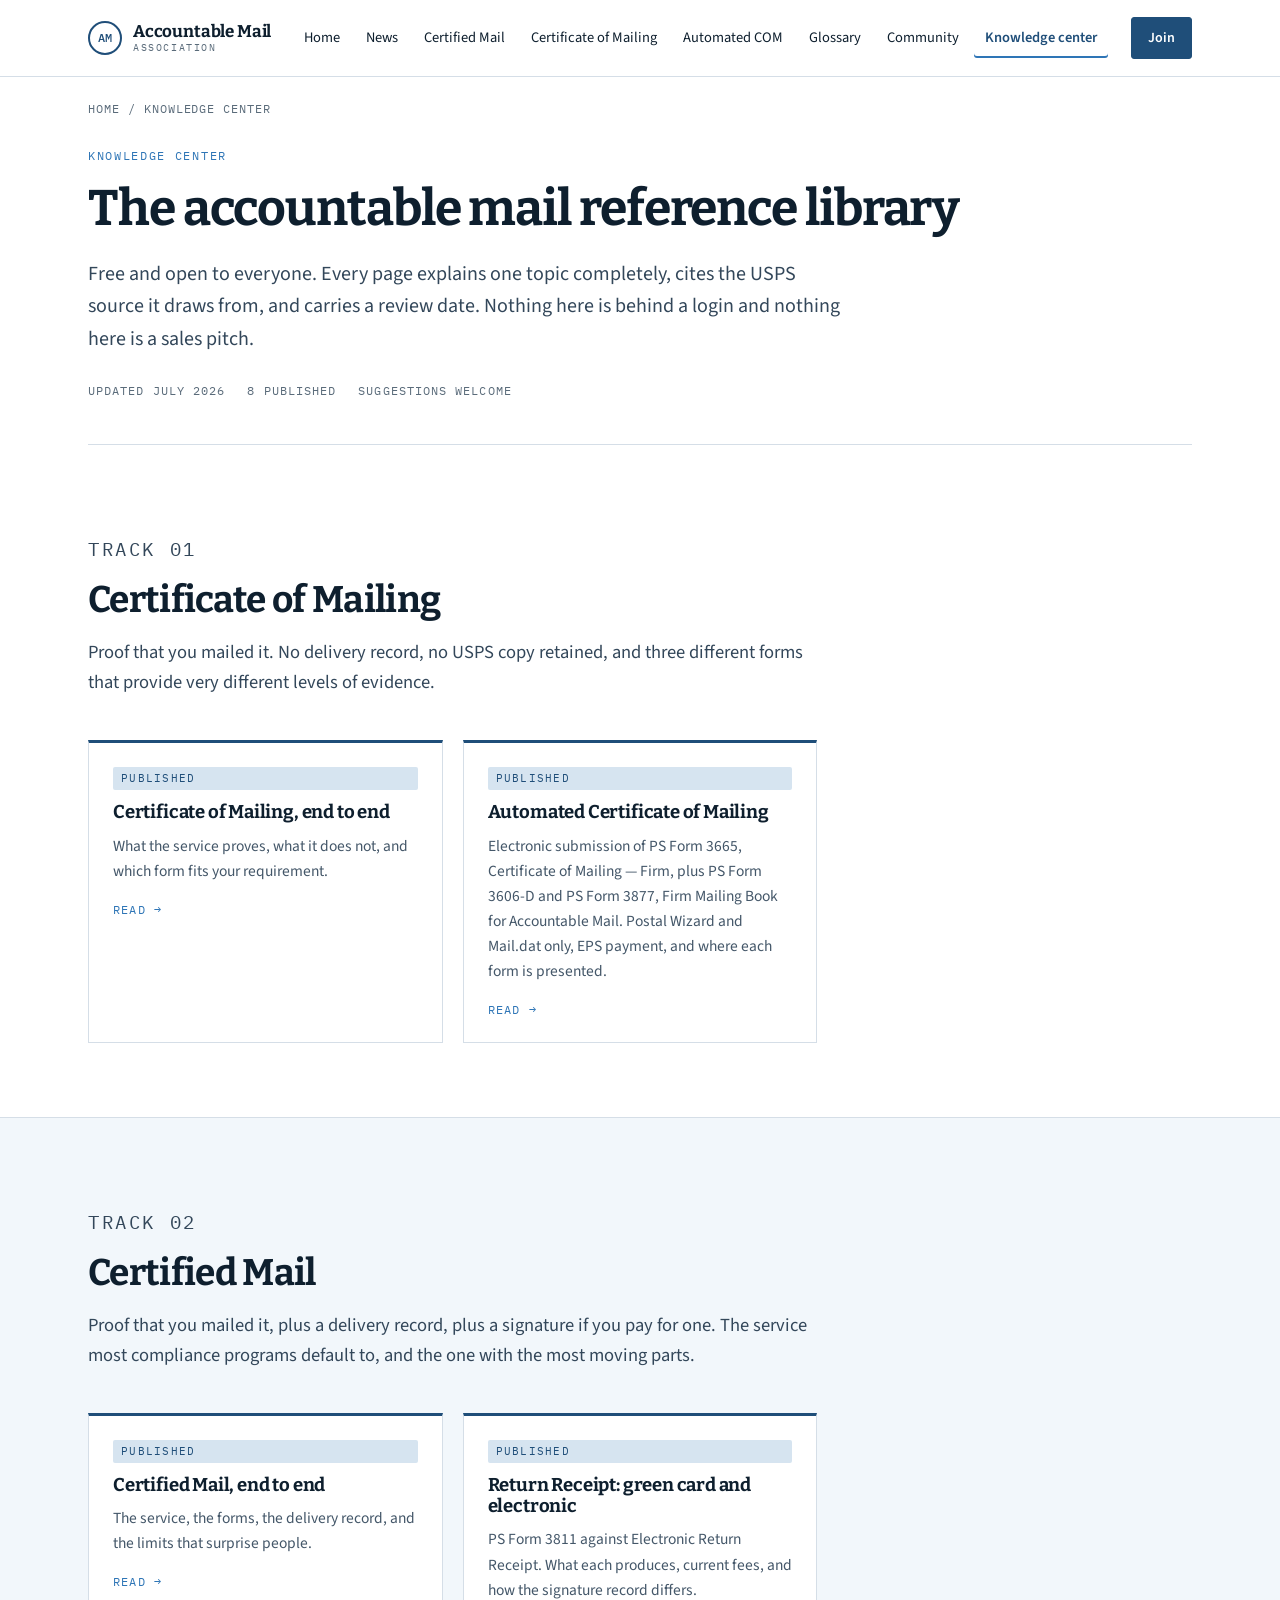
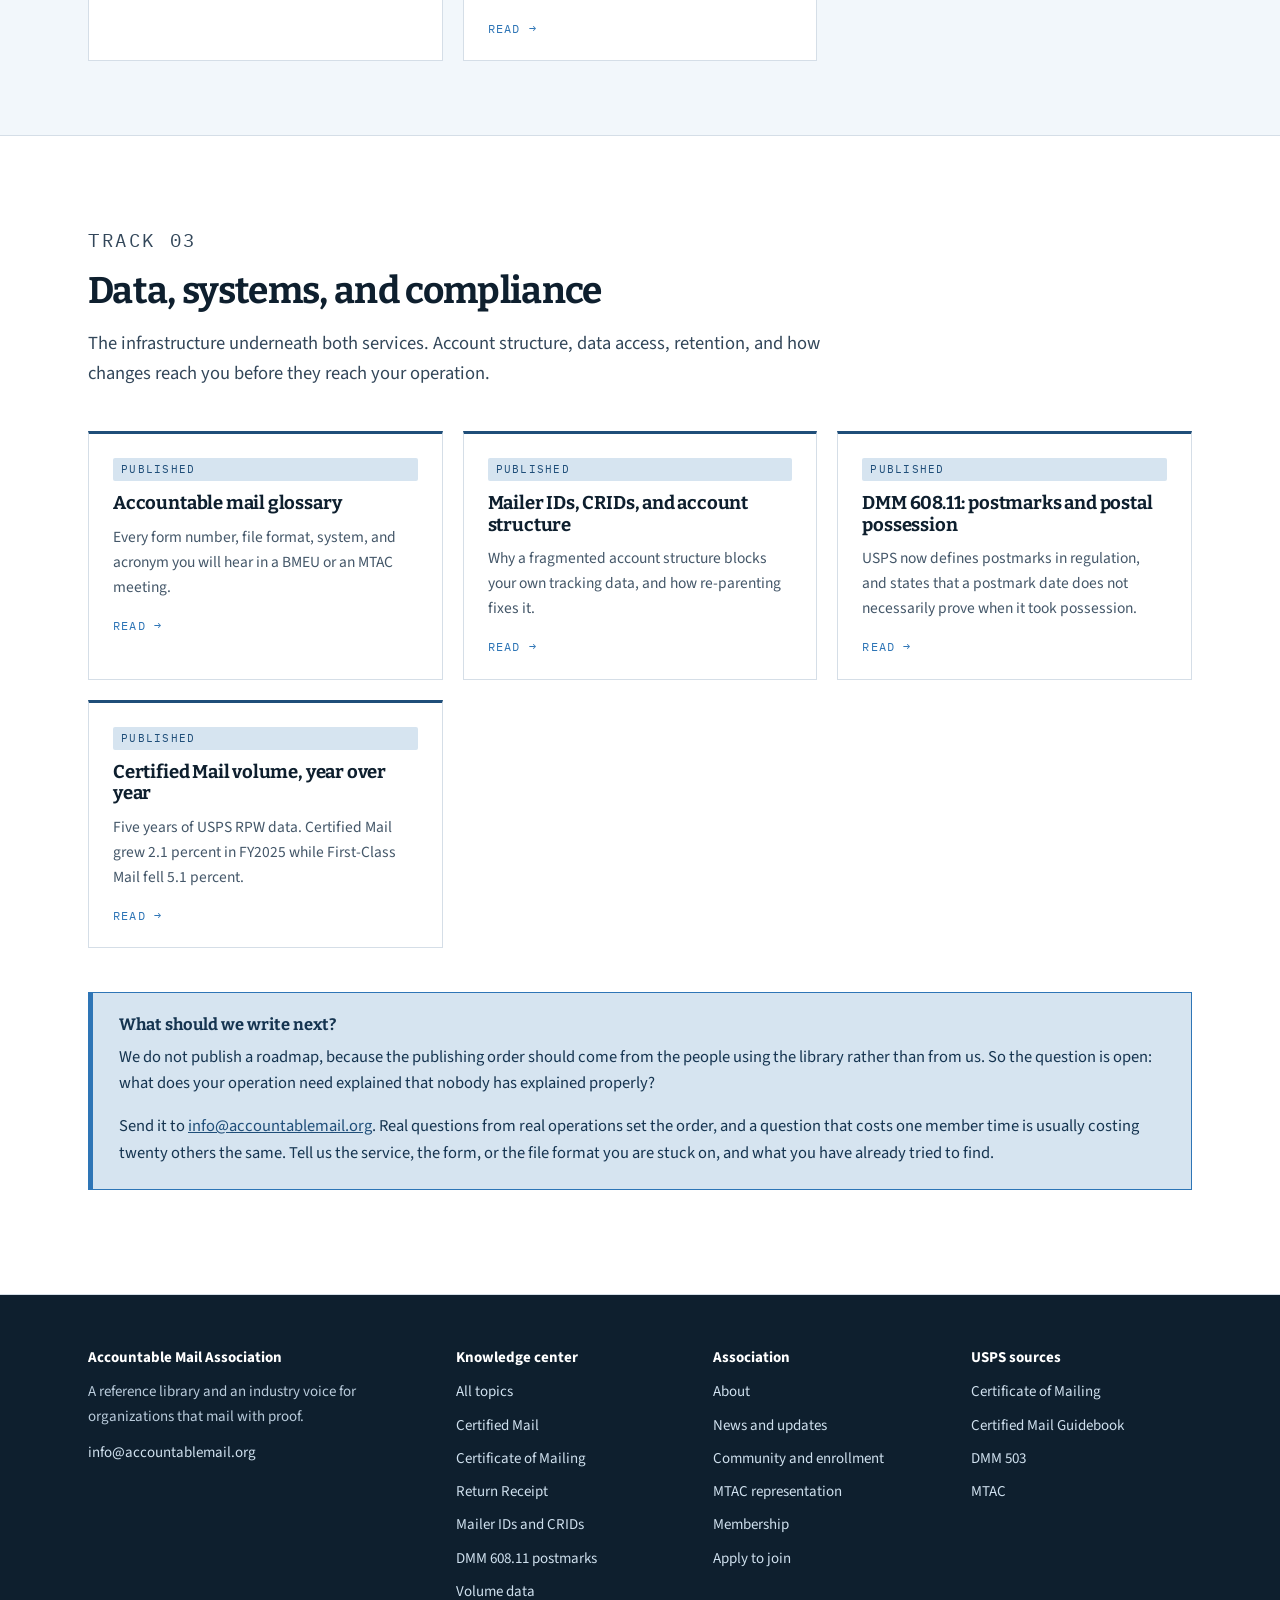
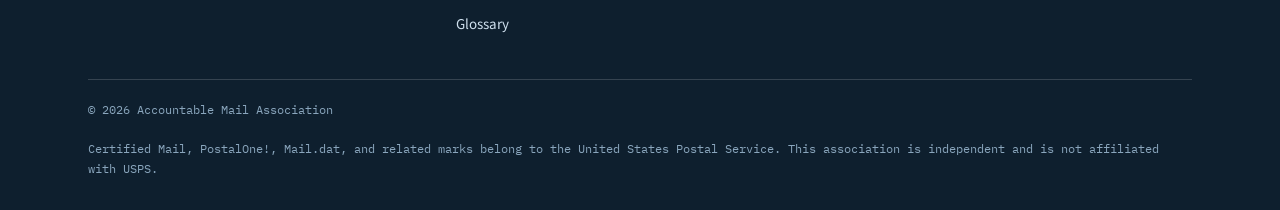
<file: topics.html>
<!DOCTYPE html>
<html lang="en">
<head>
<meta charset="utf-8">
<meta name="viewport" content="width=device-width, initial-scale=1">
<title>Knowledge center | Accountable Mail Association</title>
<meta name="description" content="A free reference library for Certified Mail and Certificate of Mailing, covering forms, electronic submission, tracking data, retention, and compliance.">
<link rel="canonical" href="https://accountablemail.org/topics.html">
<meta property="og:type" content="website">
<meta property="og:site_name" content="Accountable Mail Association">
<meta property="og:locale" content="en_US">
<meta property="og:url" content="https://accountablemail.org/topics.html">
<meta property="og:title" content="Knowledge center | Accountable Mail Association">
<meta property="og:description" content="A free reference library for Certified Mail and Certificate of Mailing, covering forms, electronic submission, tracking data, retention, and compliance.">
<meta property="og:image" content="https://accountablemail.org/assets/share.png">
<meta property="og:image:width" content="1200">
<meta property="og:image:height" content="630">
<meta property="og:image:alt" content="Accountable Mail Association. Mailing with proof, explained against the USPS source.">
<meta name="twitter:card" content="summary_large_image">
<meta name="twitter:title" content="Knowledge center | Accountable Mail Association">
<meta name="twitter:description" content="A free reference library for Certified Mail and Certificate of Mailing, covering forms, electronic submission, tracking data, retention, and compliance.">
<meta name="twitter:image" content="https://accountablemail.org/assets/share.png">
<link rel="preconnect" href="https://fonts.googleapis.com">
<link rel="preconnect" href="https://fonts.gstatic.com" crossorigin>
<link href="https://fonts.googleapis.com/css2?family=Bitter:wght@400;600;700&family=IBM+Plex+Mono:wght@400;500&family=Source+Sans+3:wght@400;600;700&display=swap" rel="stylesheet">
<link rel="stylesheet" href="assets/site.css">
</head>
<body>
<a class="skip" href="#main">Skip to content</a>

<header class="site">
  <div class="wrap bar">
    <a class="mark" href="index.html">
      <span class="glyph">AM</span>
      <span class="name">Accountable Mail<small>Association</small></span>
    </a>
    <nav class="main" aria-label="Primary">
      <a href="index.html">Home</a>
      <a href="news.html">News</a>
      <a href="certified-mail.html">Certified Mail</a>
      <a href="certificate-of-mailing.html">Certificate of Mailing</a>
      <a href="automated-com.html">Automated COM</a>
      <a href="glossary.html">Glossary</a>
      <a href="community.html">Community</a>
      <a href="topics.html" aria-current="page">Knowledge center</a>
      <a href="about.html">About</a>
    </nav>
    <a class="btn" href="about.html#join">Join</a>
  </div>
</header>

<main id="main">
  <div class="wrap">
    <p class="crumb"><a href="index.html">Home</a> / Knowledge center</p>
    <div class="article-head">
      <p class="eyebrow">Knowledge center</p>
      <h1>The accountable mail reference library</h1>
      <p class="lede">Free and open to everyone. Every page explains one topic completely, cites the
        USPS source it draws from, and carries a review date. Nothing here is behind a login and
        nothing here is a sales pitch.</p>
      <div class="byline">
        <span>Updated July 2026</span>
        <span>8 published</span>
        <span>Suggestions welcome</span>
      </div>
    </div>
  </div>

  <section>
    <div class="wrap">
      <div class="head">
        <p class="eyebrow">Track 01</p>
        <h2>Certificate of Mailing</h2>
        <p>Proof that you mailed it. No delivery record, no USPS copy retained, and three different
          forms that provide very different levels of evidence.</p>
      </div>
      <div class="topic-grid">
        <a class="topic" href="certificate-of-mailing.html">
          <span class="pill live">Published</span>
          <h3>Certificate of Mailing, end to end</h3>
          <p>What the service proves, what it does not, and which form fits your requirement.</p>
          <span class="go">Read &rarr;</span>
        </a>
        <a class="topic" href="automated-com.html">
          <span class="pill live">Published</span>
          <h3>Automated Certificate of Mailing</h3>
          <p>Electronic submission of PS Form 3665, Certificate of Mailing &mdash; Firm, plus PS Form 3606-D and PS Form 3877, Firm Mailing Book for Accountable Mail. Postal Wizard and Mail.dat only, EPS payment, and where each form is presented.</p>
          <span class="go">Read &rarr;</span>
        </a>


      </div>
    </div>
  </section>

  <section class="tint">
    <div class="wrap">
      <div class="head">
        <p class="eyebrow">Track 02</p>
        <h2>Certified Mail</h2>
        <p>Proof that you mailed it, plus a delivery record, plus a signature if you pay for one.
          The service most compliance programs default to, and the one with the most moving parts.</p>
      </div>
      <div class="topic-grid">
        <a class="topic" href="certified-mail.html">
          <span class="pill live">Published</span>
          <h3>Certified Mail, end to end</h3>
          <p>The service, the forms, the delivery record, and the limits that surprise people.</p>
          <span class="go">Read &rarr;</span>
        </a>
        <a class="topic" href="return-receipt.html">
          <span class="pill live">Published</span>
          <h3>Return Receipt: green card and electronic</h3>
          <p>PS Form 3811 against Electronic Return Receipt. What each produces, current fees, and how the signature record differs.</p>
          <span class="go">Read &rarr;</span>
        </a>



      </div>
    </div>
  </section>

  <section>
    <div class="wrap">
      <div class="head">
        <p class="eyebrow">Track 03</p>
        <h2>Data, systems, and compliance</h2>
        <p>The infrastructure underneath both services. Account structure, data access, retention,
          and how changes reach you before they reach your operation.</p>
      </div>
      <div class="topic-grid">
        <a class="topic" href="glossary.html">
          <span class="pill live">Published</span>
          <h3>Accountable mail glossary</h3>
          <p>Every form number, file format, system, and acronym you will hear in a BMEU or an MTAC meeting.</p>
          <span class="go">Read &rarr;</span>
        </a>
        <a class="topic" href="mailer-id-crid.html">
          <span class="pill live">Published</span>
          <h3>Mailer IDs, CRIDs, and account structure</h3>
          <p>Why a fragmented account structure blocks your own tracking data, and how re-parenting fixes it.</p>
          <span class="go">Read &rarr;</span>
        </a>


        <a class="topic" href="postmarks.html">
          <span class="pill live">Published</span>
          <h3>DMM 608.11: postmarks and postal possession</h3>
          <p>USPS now defines postmarks in regulation, and states that a postmark date does not necessarily prove when it took possession.</p>
          <span class="go">Read &rarr;</span>
        </a>
        <a class="topic" href="certified-mail-volume.html">
          <span class="pill live">Published</span>
          <h3>Certified Mail volume, year over year</h3>
          <p>Five years of USPS RPW data. Certified Mail grew 2.1 percent in FY2025 while First-Class Mail fell 5.1 percent.</p>
          <span class="go">Read &rarr;</span>
        </a>
      </div>

      <div class="callout" style="margin-top:44px">
        <h4>What should we write next?</h4>
        <p>We do not publish a roadmap, because the publishing order should come from the people
          using the library rather than from us. So the question is open: what does your operation
          need explained that nobody has explained properly?</p>
        <p>Send it to <a href="mailto:info@accountablemail.org">info@accountablemail.org</a>. Real
          questions from real operations set the order, and a question that costs one member time is
          usually costing twenty others the same. Tell us the service, the form, or the file format
          you are stuck on, and what you have already tried to find.</p>
      </div>
    </div>
  </section>
</main>

<footer class="site">
  <div class="wrap">
    <div class="fgrid">
      <div>
        <h4>Accountable Mail Association</h4>
        <p style="margin:0 0 12px">A reference library and an industry voice for organizations that
          mail with proof.</p>
        <p style="margin:0"><a href="mailto:info@accountablemail.org">info@accountablemail.org</a></p>
      </div>
      <div>
        <h4>Knowledge center</h4>
        <ul>
          <li><a href="topics.html">All topics</a></li>
          <li><a href="certified-mail.html">Certified Mail</a></li>
          <li><a href="certificate-of-mailing.html">Certificate of Mailing</a></li>
          <li><a href="return-receipt.html">Return Receipt</a></li>
          <li><a href="mailer-id-crid.html">Mailer IDs and CRIDs</a></li>
          <li><a href="postmarks.html">DMM 608.11 postmarks</a></li>
          <li><a href="certified-mail-volume.html">Volume data</a></li>
          <li><a href="glossary.html">Glossary</a></li>
        </ul>
      </div>
      <div>
        <h4>Association</h4>
        <ul>
          <li><a href="about.html">About</a></li>
          <li><a href="news.html">News and updates</a></li>
          <li><a href="community.html">Community and enrollment</a></li>
          <li><a href="about.html#mtac">MTAC representation</a></li>
          <li><a href="about.html#membership">Membership</a></li>
          <li><a href="about.html#join">Apply to join</a></li>
        </ul>
      </div>
      <div>
        <h4>USPS sources</h4>
        <ul>
          <li><a href="https://postalpro.usps.com/com" target="_blank" rel="noopener">Certificate of Mailing</a></li>
          <li><a href="https://postalpro.usps.com/certified-mail-guidebook" target="_blank" rel="noopener">Certified Mail Guidebook</a></li>
          <li><a href="https://pe.usps.com/text/dmm300/503.htm" target="_blank" rel="noopener">DMM 503</a></li>
          <li><a href="https://postalpro.usps.com/mtac" target="_blank" rel="noopener">MTAC</a></li>
        </ul>
      </div>
    </div>
    <div class="legal">
      <span>&copy; 2026 Accountable Mail Association</span>
      <span>Certified Mail, PostalOne!, Mail.dat, and related marks belong to the United States Postal Service. This association is independent and is not affiliated with USPS.</span>
    </div>
  </div>
</footer>

</body>
</html>
</file>
<file: assets/site.css>
/* ==========================================================================
   Accountable Mail Association
   Shared stylesheet. Edit here once, every page updates.
   ========================================================================== */

:root{
  --ink:#0E1F2E;
  --navy:#1F4E79;
  --blue:#2E75B6;
  --pale:#D6E4F0;
  --wash:#F2F7FB;
  --green:#17663F;
  --amber:#8A5A00;
  --paper:#FFFFFF;
  --rule:#D5DEE7;
  --muted:#5A6B7A;
  --display:'Bitter', Georgia, 'Times New Roman', serif;
  --body:'Source Sans 3', Arial, Helvetica, sans-serif;
  --mono:'IBM Plex Mono', 'Courier New', monospace;
  --wrap:1160px;
}

*{box-sizing:border-box}
html{scroll-behavior:smooth; scroll-padding-top:96px}
body{
  margin:0; background:var(--paper); color:var(--ink);
  font-family:var(--body); font-size:17px; line-height:1.62;
  -webkit-font-smoothing:antialiased;
}
.wrap{max-width:var(--wrap); margin:0 auto; padding:0 28px}
.wrap-narrow{max-width:820px; margin:0 auto; padding:0 28px}
a{color:var(--navy)}
h1,h2,h3,h4{font-family:var(--display); font-weight:700; line-height:1.16; margin:0}
p{margin:0 0 1em}
p:last-child{margin-bottom:0}
hr{border:0; border-top:1px solid var(--rule); margin:44px 0}

.eyebrow{
  font-family:var(--mono); font-size:12px; letter-spacing:.14em;
  text-transform:uppercase; color:var(--blue); margin:0 0 14px;
}
.skip{position:absolute; left:-9999px}
.skip:focus{left:12px; top:12px; z-index:200; background:#fff; padding:10px 16px; border:2px solid var(--navy)}

/* ---------------------------------------------------------------- header */
header.site{
  position:sticky; top:0; z-index:60; background:rgba(255,255,255,.97);
  backdrop-filter:saturate(140%) blur(8px); border-bottom:1px solid var(--rule);
}
.bar{display:flex; align-items:center; gap:22px; height:76px}
.mark{display:flex; align-items:center; gap:11px; text-decoration:none; color:var(--ink); flex:none}
.mark .glyph{
  width:34px; height:34px; border-radius:50%; border:2px solid var(--navy);
  display:grid; place-items:center; font-family:var(--mono); font-size:12px;
  font-weight:500; color:var(--navy);
}
.mark .name{font-family:var(--display); font-weight:700; font-size:17px; letter-spacing:-.01em; line-height:1.05}
.mark .name small{display:block; font-family:var(--mono); font-size:10px; font-weight:400;
  letter-spacing:.16em; text-transform:uppercase; color:var(--muted); margin-top:2px}

nav.main{margin-left:auto; display:flex; align-items:center; gap:4px; overflow-x:auto; scrollbar-width:none}
nav.main::-webkit-scrollbar{display:none}
nav.main a{
  font-size:14.5px; text-decoration:none; color:var(--ink); padding:8px 11px;
  border-radius:3px; white-space:nowrap;
}
nav.main a:hover{background:var(--wash); color:var(--navy)}
nav.main a[aria-current="page"]{color:var(--navy); font-weight:600; box-shadow:inset 0 -2px 0 var(--blue)}

.btn{
  display:inline-block; background:var(--navy); color:#fff; text-decoration:none;
  padding:11px 20px; border-radius:3px; font-weight:600; font-size:15px;
  border:1px solid var(--navy); cursor:pointer; transition:background .15s ease;
}
.btn:hover{background:#173C5E}
.btn.ghost{background:transparent; color:var(--navy)}
.btn.ghost:hover{background:var(--wash)}
header.site .btn{flex:none; padding:9px 16px; font-size:14px}

/* ---------------------------------------------------------------- hero */
.hero{padding:70px 0 0; border-bottom:1px solid var(--rule)}
.hero-grid{display:grid; grid-template-columns:1.15fr .85fr; gap:56px; align-items:center}
.hero h1{font-size:clamp(36px,4.4vw,57px); letter-spacing:-.022em}
.hero h1 em{font-style:normal; color:var(--green)}
.hero .lede{font-size:20px; color:#28394A; margin-top:22px; max-width:34em}
.hero .cta{display:flex; gap:12px; flex-wrap:wrap; margin-top:30px}

.stamp-stage{display:flex; justify-content:center; align-items:center; padding:10px 0 40px}
.stamp{
  width:100%; max-width:320px; color:var(--navy); opacity:.92;
  transform:rotate(-7deg); animation:press .85s cubic-bezier(.2,.9,.3,1) both;
}
@keyframes press{
  0%{opacity:0; transform:rotate(-16deg) scale(1.5)}
  62%{opacity:.95; transform:rotate(-6deg) scale(.965)}
  100%{opacity:.92; transform:rotate(-7deg) scale(1)}
}
@media (prefers-reduced-motion:reduce){ .stamp{animation:none} }

/* ---------------------------------------------------------------- strip */
.strip{background:var(--ink); color:#DCE7F0}
.strip .wrap{display:grid; grid-template-columns:repeat(4,1fr)}
.strip .cell{padding:22px 26px 22px 0; border-right:1px solid rgba(255,255,255,.14)}
.strip .cell:last-child{border-right:0}
.strip dt{font-family:var(--mono); font-size:11px; letter-spacing:.14em;
  text-transform:uppercase; color:#7FA8CC; margin-bottom:6px}
.strip dd{margin:0; font-size:16px; font-weight:600; line-height:1.35}

/* ---------------------------------------------------------------- sections */
section{padding:74px 0; border-bottom:1px solid var(--rule)}
section.tint{background:var(--wash)}
.head{max-width:44em; margin-bottom:42px}
.head h2{font-size:clamp(26px,3vw,37px); letter-spacing:-.018em}
.head p{margin-top:16px; font-size:18.5px; color:#33475A}

.two{display:grid; grid-template-columns:1fr 1fr; gap:52px}
.three{display:grid; grid-template-columns:repeat(3,1fr); gap:26px}

/* ---------------------------------------------------------------- topic cards */
.topic-grid{display:grid; grid-template-columns:repeat(3,1fr); gap:20px}
.topic{
  display:flex; flex-direction:column; background:var(--paper);
  border:1px solid var(--rule); border-top:3px solid var(--navy);
  padding:24px 24px 22px; text-decoration:none; color:inherit;
  transition:border-color .15s ease, transform .15s ease;
}
.topic:hover{border-color:var(--blue); transform:translateY(-2px)}
.topic h3{font-size:18.5px; margin-bottom:10px; letter-spacing:-.01em}
.topic p{font-size:15.5px; color:#445769; margin:0}
.topic .go{margin-top:16px; font-family:var(--mono); font-size:12px; letter-spacing:.1em;
  text-transform:uppercase; color:var(--blue)}
.topic.soon{border-top-color:#A9B8C6; background:#FBFCFD}
.topic.soon:hover{transform:none; border-color:var(--rule)}
.topic.soon h3{color:#54677A}

.pill{
  display:inline-block; font-family:var(--mono); font-size:10.5px; letter-spacing:.12em;
  text-transform:uppercase; padding:3px 8px; border-radius:2px; margin-bottom:12px;
}
.pill.live{background:var(--pale); color:var(--navy)}
.pill.draft{background:#EDEFF2; color:#5F7183}
.pill.new{background:#DCEFE3; color:var(--green)}

/* featured topic */
.featured{
  display:grid; grid-template-columns:1.25fr .75fr; gap:44px; align-items:center;
  background:var(--ink); color:#DCE7F0; padding:48px 52px; border-radius:2px;
}
.featured h3{color:#fff; font-size:clamp(24px,2.6vw,33px); letter-spacing:-.02em; margin-bottom:16px}
.featured p{font-size:17.5px; color:#B9CBDB}
.featured .btn{background:#fff; color:var(--ink); border-color:#fff; margin-top:24px}
.featured .btn:hover{background:var(--pale)}
.featured ul{list-style:none; margin:0; padding:0; font-family:var(--mono); font-size:13.5px}
.featured li{padding:11px 0; border-bottom:1px solid rgba(255,255,255,.16); color:#9FBBD3}
.featured li:first-child{border-top:1px solid rgba(255,255,255,.16)}

/* ---------------------------------------------------------------- mission */
.mission{
  background:var(--pale); border-left:5px solid var(--blue);
  padding:32px 36px; font-family:var(--display); font-size:21px;
  line-height:1.45; color:#13334F;
}
.mission .sig{font-family:var(--mono); font-size:12px; letter-spacing:.13em;
  text-transform:uppercase; color:var(--navy); display:block; margin-top:18px}

/* ---------------------------------------------------------------- chain */
.chain{display:grid; grid-template-columns:repeat(5,1fr)}
.link{padding:26px 22px 26px 0; border-top:2px solid var(--navy); position:relative}
.link .n{font-family:var(--mono); font-size:12px; color:var(--blue); letter-spacing:.1em; display:block; margin-bottom:9px}
.link h4{font-size:17px; margin-bottom:8px}
.link p{font-size:14.5px; color:#4A5A69; line-height:1.5}
.link::before{content:""; position:absolute; top:-6px; left:0; width:10px; height:10px;
  background:var(--navy); border-radius:50%}

/* ---------------------------------------------------------------- article pages */
.crumb{font-family:var(--mono); font-size:12px; letter-spacing:.08em; text-transform:uppercase;
  color:var(--muted); padding:22px 0 0}
.crumb a{color:var(--muted); text-decoration:none}
.crumb a:hover{color:var(--blue)}

.article-head{padding:16px 0 44px; border-bottom:1px solid var(--rule)}
.article-head h1{font-size:clamp(32px,3.9vw,50px); letter-spacing:-.022em; max-width:19em}
.article-head .lede{font-size:20px; color:#33475A; margin-top:20px; max-width:38em}
.byline{font-family:var(--mono); font-size:12px; letter-spacing:.09em; text-transform:uppercase;
  color:var(--muted); margin-top:26px; display:flex; gap:22px; flex-wrap:wrap}

.article-layout{display:grid; grid-template-columns:230px 1fr; gap:60px; padding:48px 0 80px; align-items:start}
.toc{position:sticky; top:100px}
.toc h4{font-family:var(--mono); font-size:11px; letter-spacing:.13em; text-transform:uppercase;
  color:var(--muted); font-weight:400; margin-bottom:14px; padding-bottom:10px; border-bottom:1px solid var(--rule)}
.toc ol{list-style:none; margin:0; padding:0; counter-reset:toc}
.toc li{counter-increment:toc; margin-bottom:2px}
.toc a{display:block; padding:7px 0 7px 26px; font-size:14.5px; text-decoration:none;
  color:#41556A; position:relative; line-height:1.35}
.toc a::before{content:counter(toc,decimal-leading-zero); position:absolute; left:0;
  font-family:var(--mono); font-size:11px; color:var(--blue); top:9px}
.toc a:hover{color:var(--navy)}

.prose{max-width:44em}
.prose h2{font-size:29px; letter-spacing:-.016em; margin:52px 0 16px; padding-top:6px}
.prose h2:first-child{margin-top:0}
.prose h3{font-size:20.5px; margin:34px 0 12px}
.prose p{font-size:17.5px; color:#26374A}
.prose ul,.prose ol{padding-left:24px; margin:0 0 1.1em; color:#26374A; font-size:17.5px}
.prose li{margin-bottom:8px}
.prose li strong{color:var(--ink)}
.prose > ul > li::marker{color:var(--blue)}
.prose a{text-decoration-thickness:1px; text-underline-offset:2px}
code{font-family:var(--mono); font-size:.9em; background:var(--wash); padding:2px 6px;
  border:1px solid var(--rule); border-radius:2px; color:var(--navy)}

/* ---------------------------------------------------------------- tables */
table{width:100%; border-collapse:collapse; font-size:16px; background:var(--paper); margin:26px 0}
caption{text-align:left; font-family:var(--mono); font-size:12px; letter-spacing:.12em;
  text-transform:uppercase; color:var(--muted); padding-bottom:12px}
th{background:var(--navy); color:#fff; text-align:left; font-weight:600; padding:13px 16px; font-size:14.5px}
td{padding:14px 16px; border-bottom:1px solid var(--rule); vertical-align:top; color:#33475A}
tbody tr:nth-child(even) td{background:var(--wash)}
td strong{color:var(--ink)}
td code{font-size:.88em}

/* ---------------------------------------------------------------- callouts */
.callout{
  background:var(--pale); border:1px solid var(--blue); border-left-width:5px;
  padding:22px 26px; margin:30px 0; font-size:16.5px; color:#153450;
}
.callout h4{font-size:16.5px; margin-bottom:9px}
.callout p{font-size:16.5px}
.callout.warn{background:#FBF3E2; border-color:var(--amber); color:#4A3300}
.callout.warn h4{color:#5C3F00}
.callout.plain{background:var(--wash); border-color:var(--rule); border-left-color:var(--navy); color:#33475A}

/* sources block */
.sources{border-top:2px solid var(--navy); margin-top:58px; padding-top:24px}
.sources h4{font-family:var(--mono); font-size:11.5px; letter-spacing:.13em; text-transform:uppercase;
  color:var(--navy); font-weight:400; margin-bottom:16px}
.sources ol{list-style:none; margin:0; padding:0; counter-reset:src}
.sources li{counter-increment:src; padding:11px 0 11px 34px; border-bottom:1px solid var(--rule);
  position:relative; font-size:15.5px; color:#44576A}
.sources li::before{content:"[" counter(src) "]"; position:absolute; left:0;
  font-family:var(--mono); font-size:12px; color:var(--blue); top:13px}
.sources a{text-decoration:none}
.sources a:hover{text-decoration:underline}
.sources span{display:block; font-family:var(--mono); font-size:12px; color:var(--muted)}

/* next / prev */
.next-up{display:grid; grid-template-columns:1fr 1fr; gap:20px; margin-top:44px}
.next-up a{display:block; border:1px solid var(--rule); padding:20px 22px; text-decoration:none; color:inherit}
.next-up a:hover{border-color:var(--blue)}
.next-up span{font-family:var(--mono); font-size:11px; letter-spacing:.12em; text-transform:uppercase;
  color:var(--muted); display:block; margin-bottom:7px}
.next-up strong{font-family:var(--display); font-size:17px; color:var(--ink)}

/* ---------------------------------------------------------------- misc */
.fact{border-top:1px solid var(--rule); padding:19px 0; display:grid;
  grid-template-columns:190px 1fr; gap:26px; align-items:start}
.fact:last-child{border-bottom:1px solid var(--rule)}
.fact dt{font-family:var(--mono); font-size:12px; letter-spacing:.1em;
  text-transform:uppercase; color:var(--navy); padding-top:3px}
.fact dd{margin:0; font-size:16.5px; color:#33475A}

.person{border:1px solid var(--rule); padding:24px; background:var(--paper)}
.person .role{font-family:var(--mono); font-size:11px; letter-spacing:.13em;
  text-transform:uppercase; color:var(--green); margin-bottom:10px}
.person h3{font-size:19px; margin-bottom:8px}
.person p{font-size:15.5px; color:#4A5A69}

.res{display:grid; grid-template-columns:repeat(2,1fr); gap:0 44px}
.res a{display:block; padding:16px 0; border-bottom:1px solid var(--rule);
  text-decoration:none; color:var(--ink)}
.res a:hover{color:var(--blue)}
.res a span{display:block; font-family:var(--mono); font-size:12px; color:var(--muted); margin-top:4px}
.res a::after{content:" \2197"; color:var(--blue)}

.post{border-top:1px solid var(--rule); padding:22px 0; display:grid;
  grid-template-columns:150px 1fr; gap:26px}
.post time{font-family:var(--mono); font-size:13px; color:var(--muted); padding-top:4px}
.post h3{font-size:19px; margin-bottom:8px}
.post p{font-size:16px; color:#4A5A69}

/* forms */
.form{background:var(--paper); border:1px solid var(--rule); padding:32px}
.field{margin-bottom:18px}
label{display:block; font-size:14px; font-weight:600; margin-bottom:6px; color:#28394A}
input,select,textarea{
  width:100%; font-family:var(--body); font-size:16px; padding:11px 13px;
  border:1px solid #B9C7D4; border-radius:3px; background:#fff; color:var(--ink);
}
input:focus,select:focus,textarea:focus{outline:2px solid var(--blue); outline-offset:1px; border-color:var(--blue)}
textarea{min-height:110px; resize:vertical}
.row{display:grid; grid-template-columns:1fr 1fr; gap:18px}
.note{font-size:14px; color:var(--muted); margin-top:14px}

a:focus-visible, button:focus-visible, .btn:focus-visible{outline:2px solid var(--blue); outline-offset:3px}

/* ---------------------------------------------------------------- footer */
footer.site{background:var(--ink); color:#B9CBDB; padding:54px 0 32px; font-size:15px}
footer.site a{color:#CFE0EE; text-decoration:none}
footer.site a:hover{text-decoration:underline}
.fgrid{display:grid; grid-template-columns:1.5fr 1fr 1fr 1fr; gap:36px; padding-bottom:32px}
footer.site h4{color:#fff; font-size:15px; margin-bottom:14px; font-family:var(--body); font-weight:700}
footer.site ul{list-style:none; margin:0; padding:0}
footer.site li{margin-bottom:9px}
.legal{border-top:1px solid rgba(255,255,255,.16); padding-top:20px;
  display:flex; justify-content:space-between; gap:20px; flex-wrap:wrap;
  font-family:var(--mono); font-size:12px; color:#8AA6BD}

/* ---------------------------------------------------------------- responsive */
@media (max-width:1000px){
  .article-layout{grid-template-columns:1fr; gap:34px}
  .toc{position:static; border:1px solid var(--rule); padding:20px 22px; background:var(--wash)}
  .topic-grid{grid-template-columns:1fr 1fr}
}
@media (max-width:900px){
  .hero-grid,.two,.three,.res,.row,.next-up,.featured{grid-template-columns:1fr}
  .featured{padding:34px 28px; gap:28px}
  .chain{grid-template-columns:1fr 1fr}
  .strip .wrap{grid-template-columns:1fr 1fr}
  .strip .cell{border-right:0; border-bottom:1px solid rgba(255,255,255,.14)}
  .fgrid{grid-template-columns:1fr 1fr}
  nav.main{display:none}
  .hero{padding-top:44px}
  section{padding:54px 0}
  .fact,.post{grid-template-columns:1fr; gap:8px}
  .prose h2{font-size:25px; margin-top:42px}
}
@media (max-width:560px){
  .chain,.topic-grid,.fgrid{grid-template-columns:1fr}
  .strip .wrap{grid-template-columns:1fr}
  .mission{padding:24px 22px; font-size:19px}
  body{font-size:16.5px}
}

@media print{
  header.site,footer.site,.toc,.next-up,nav.main{display:none}
  .article-layout{grid-template-columns:1fr}
  body{font-size:11pt; font-family:Arial, Helvetica, sans-serif}
  .prose{max-width:none}
}
</file>
